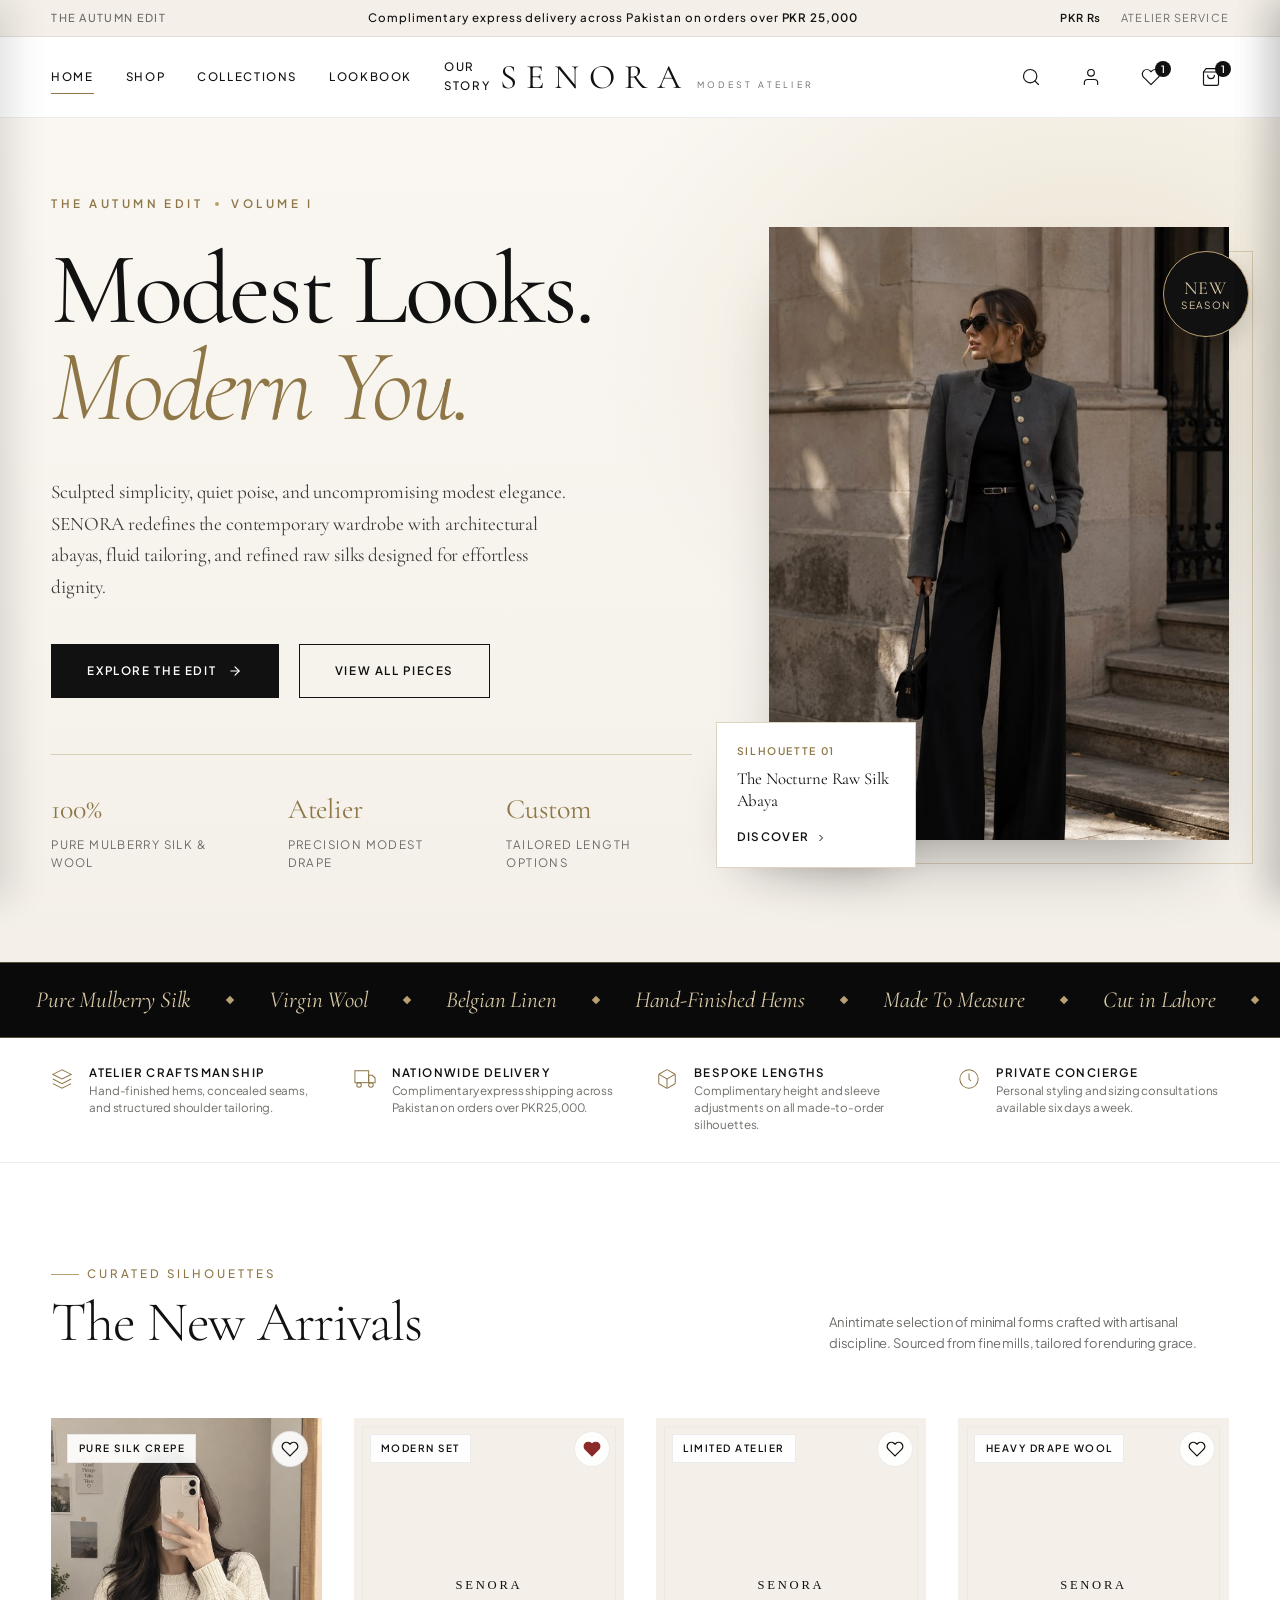
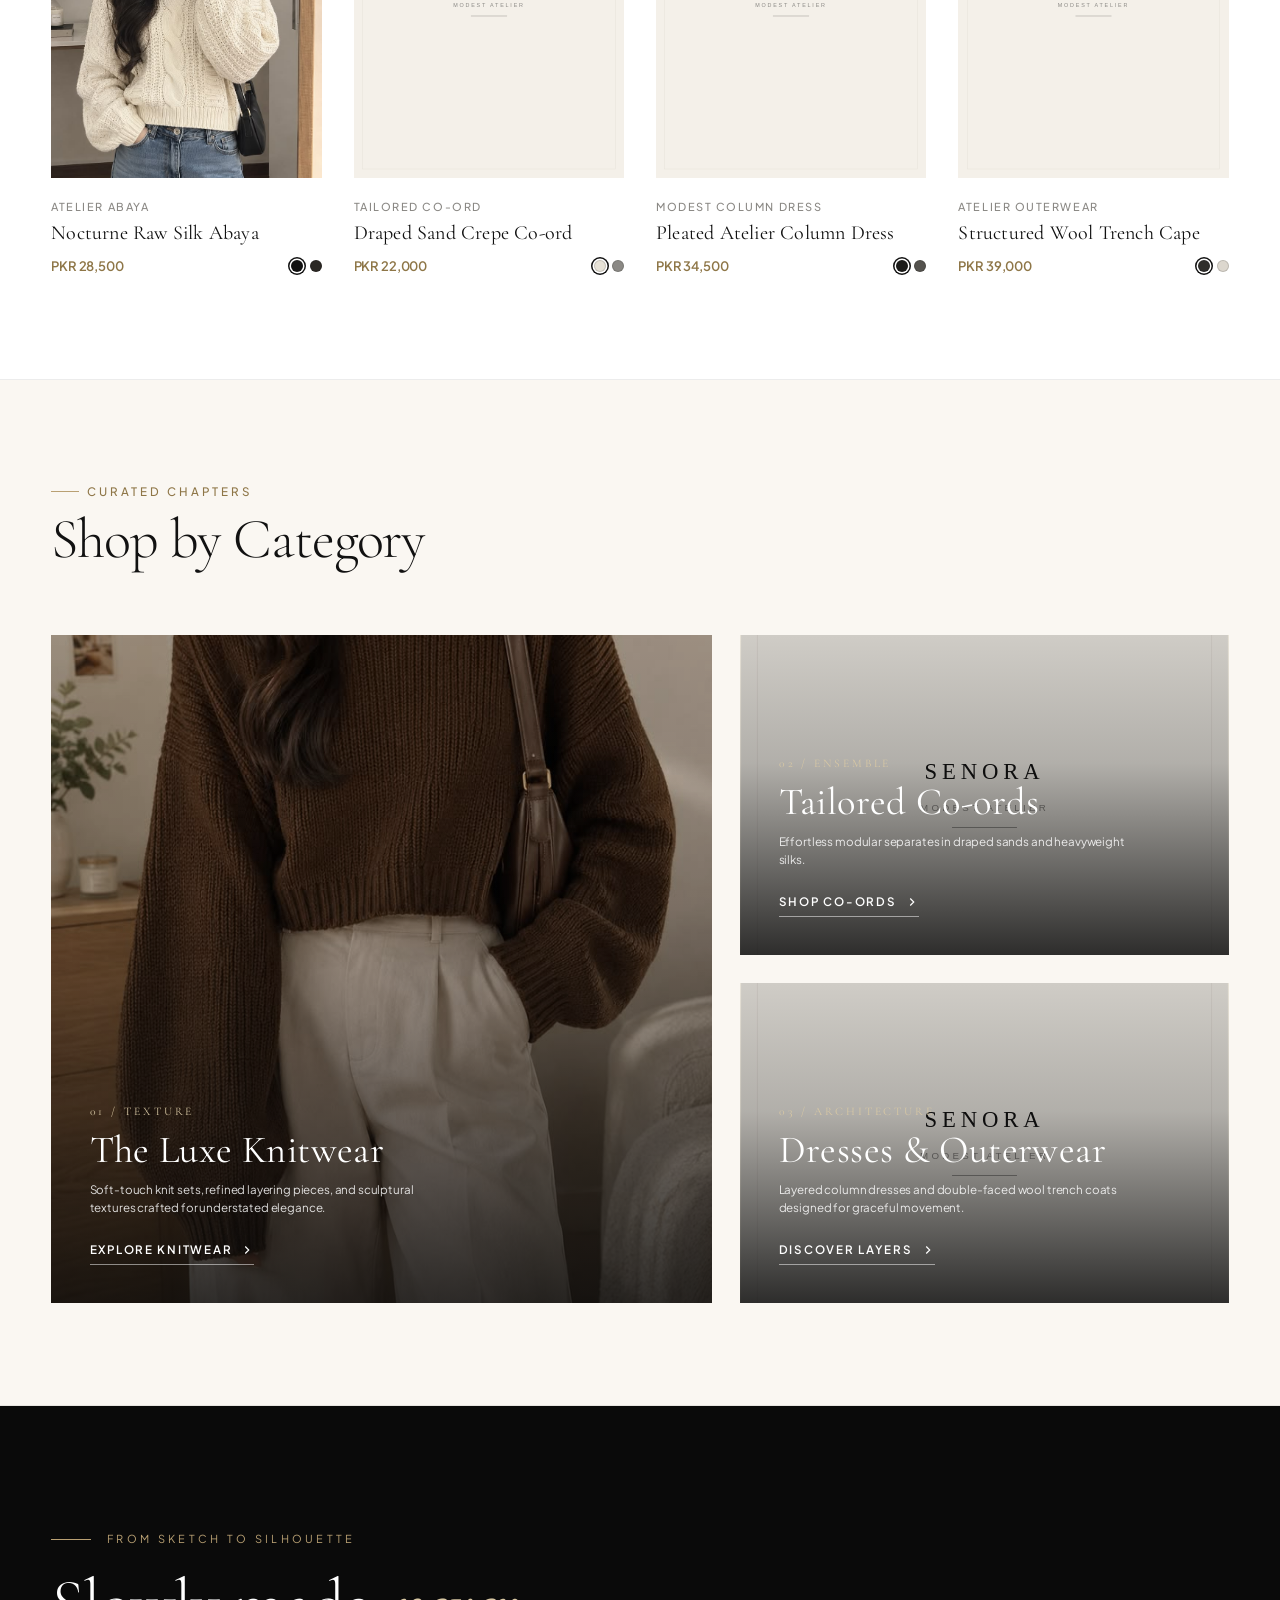
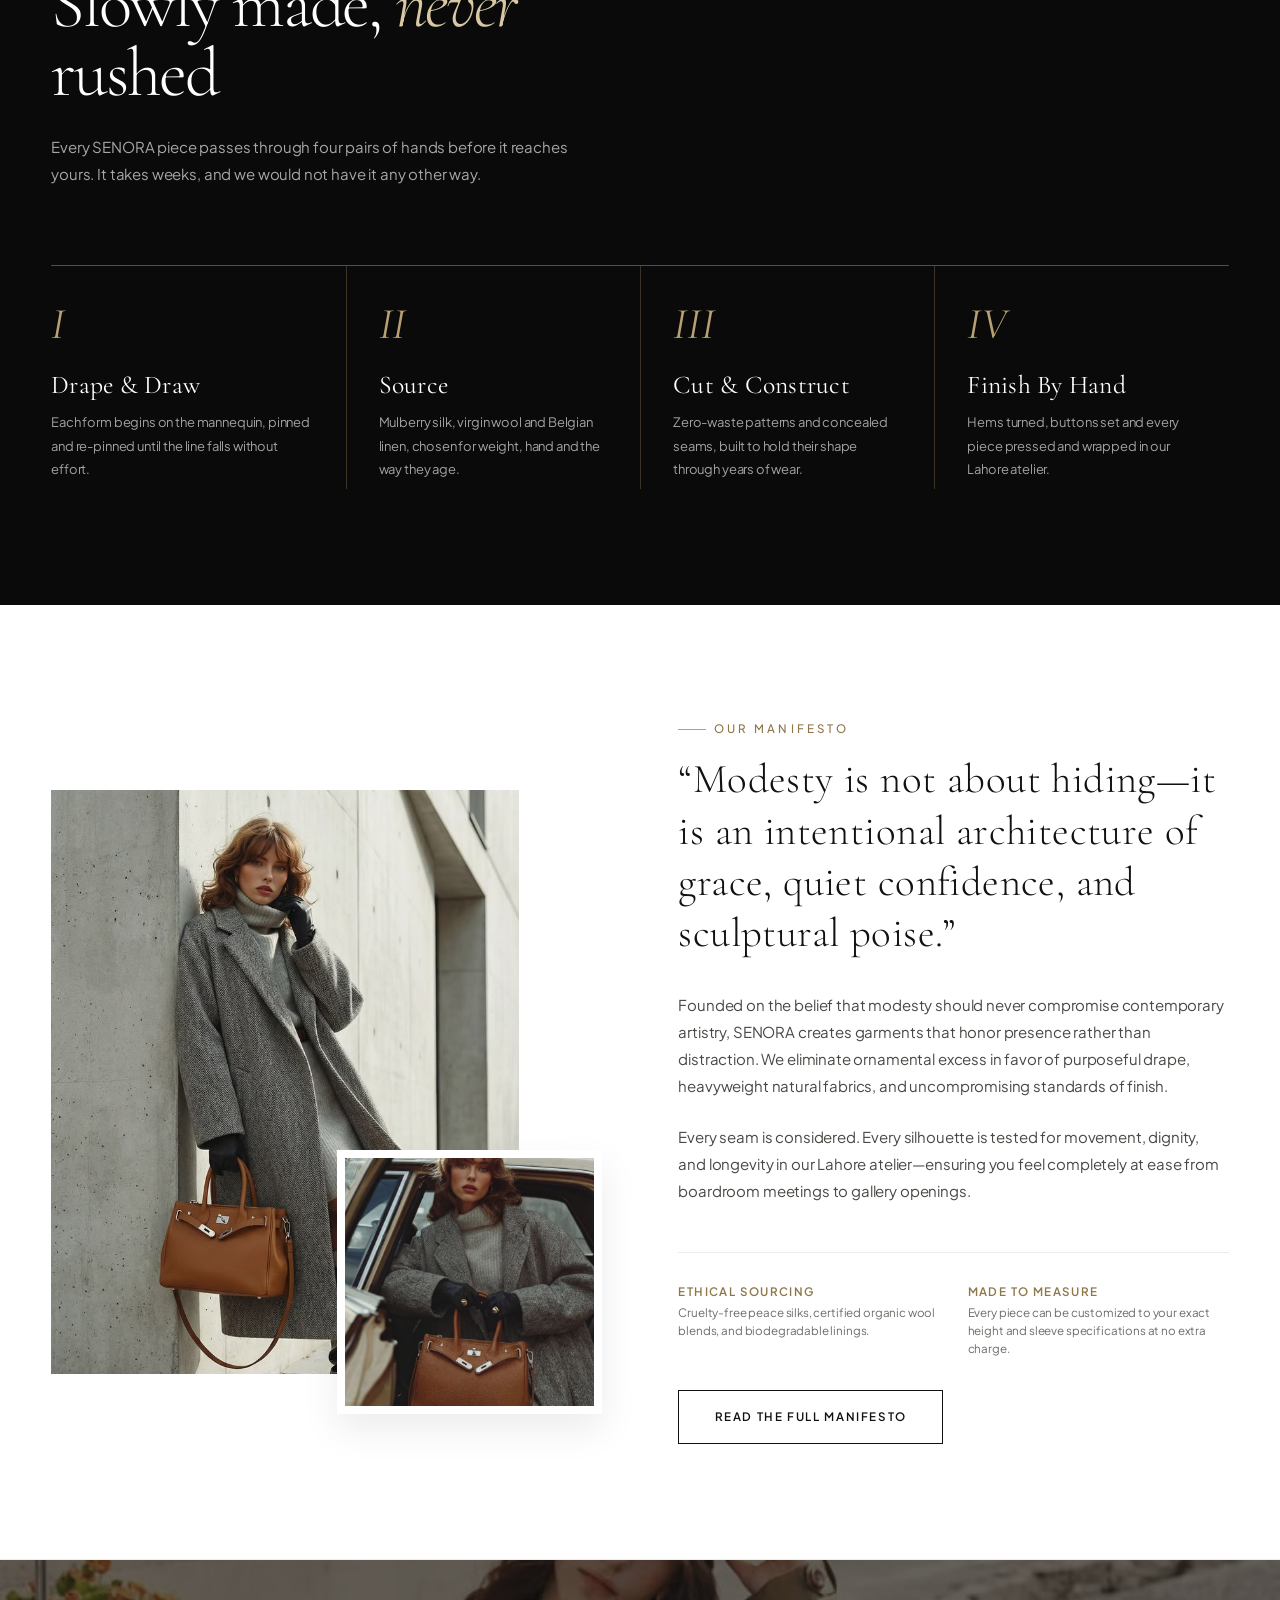
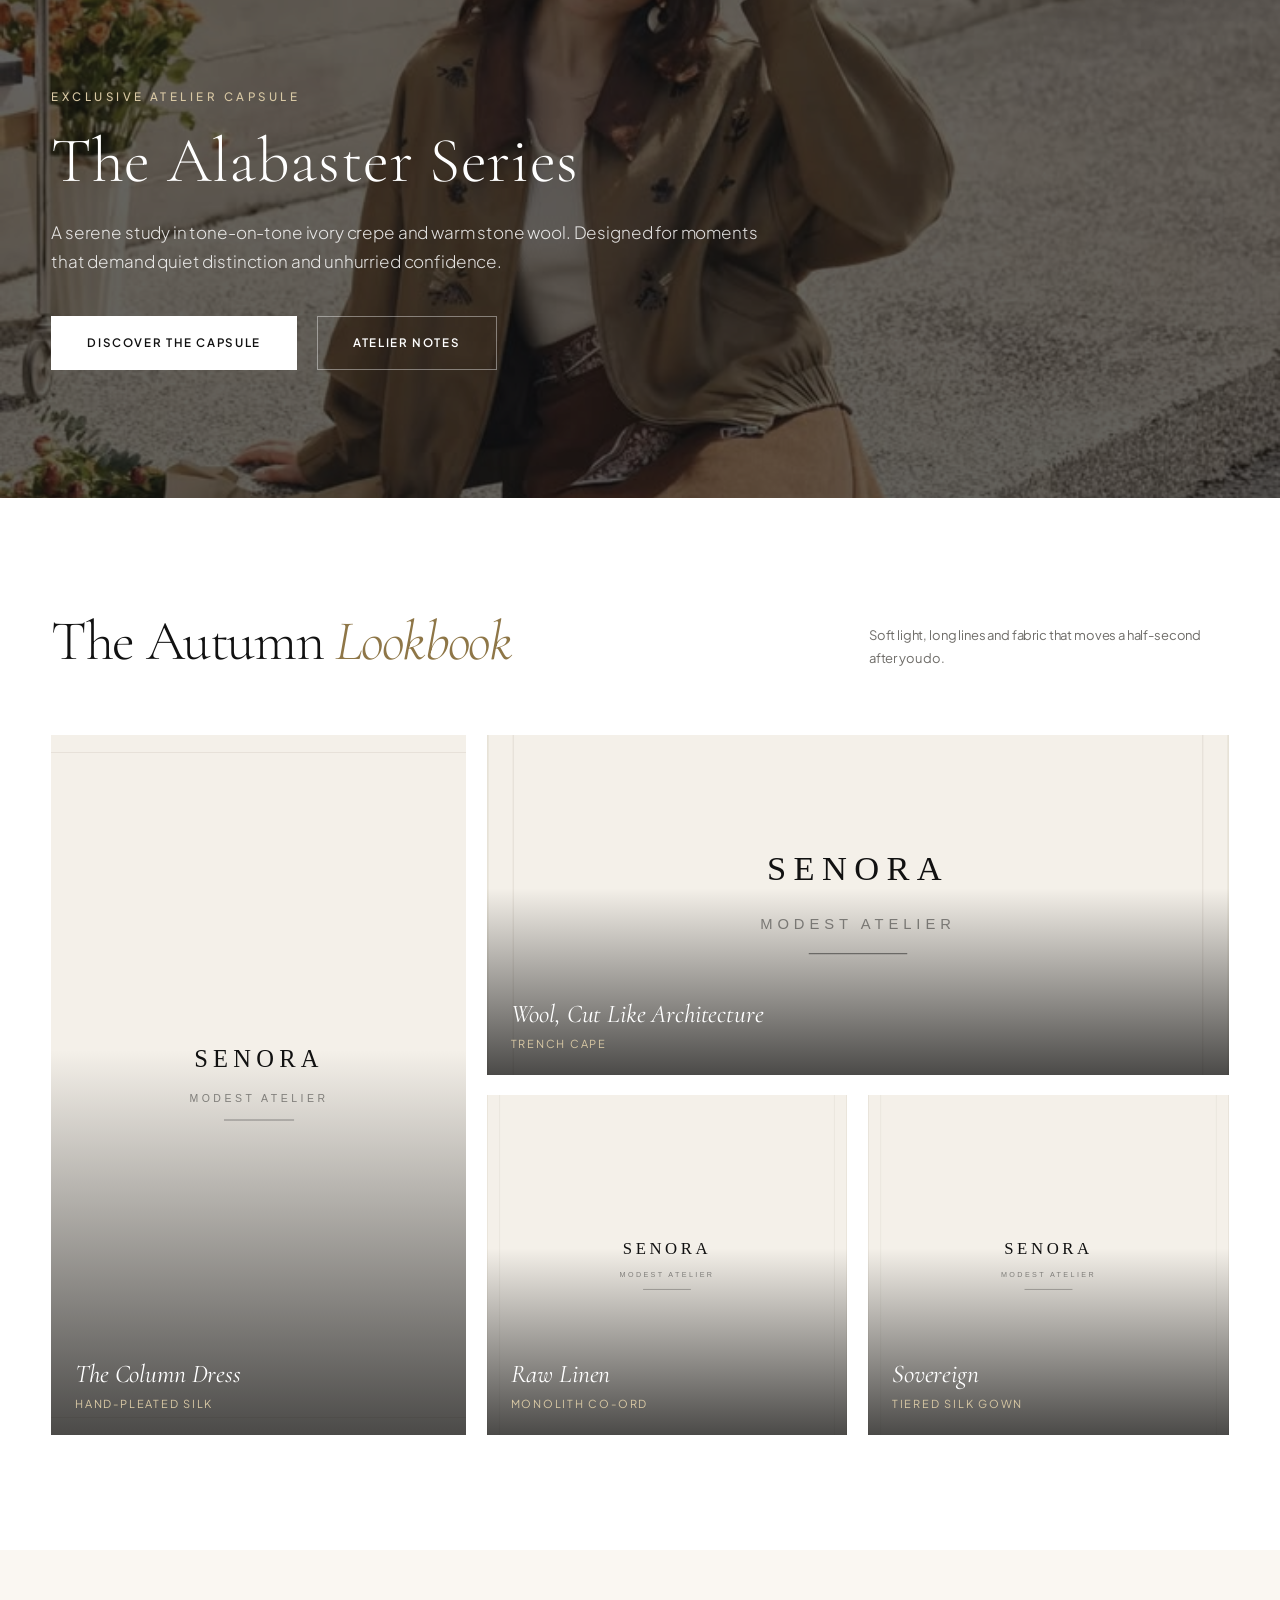
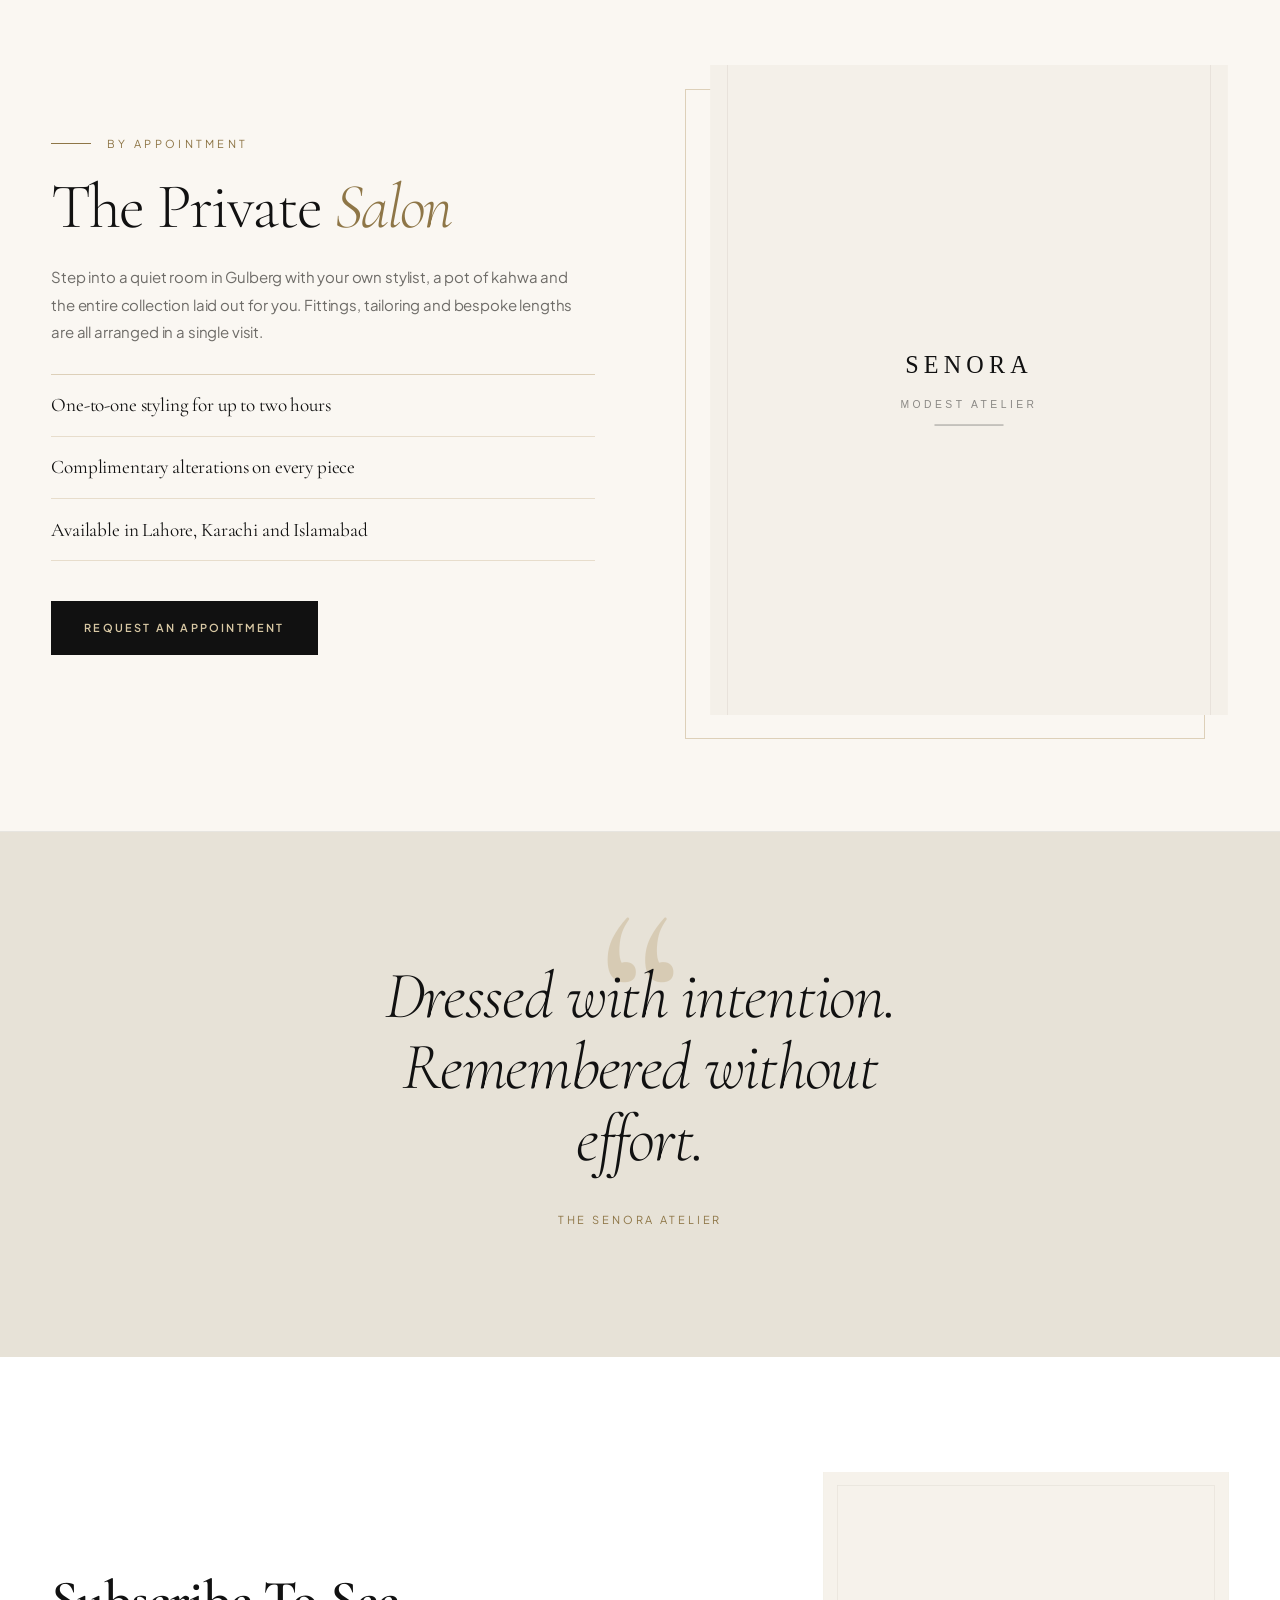
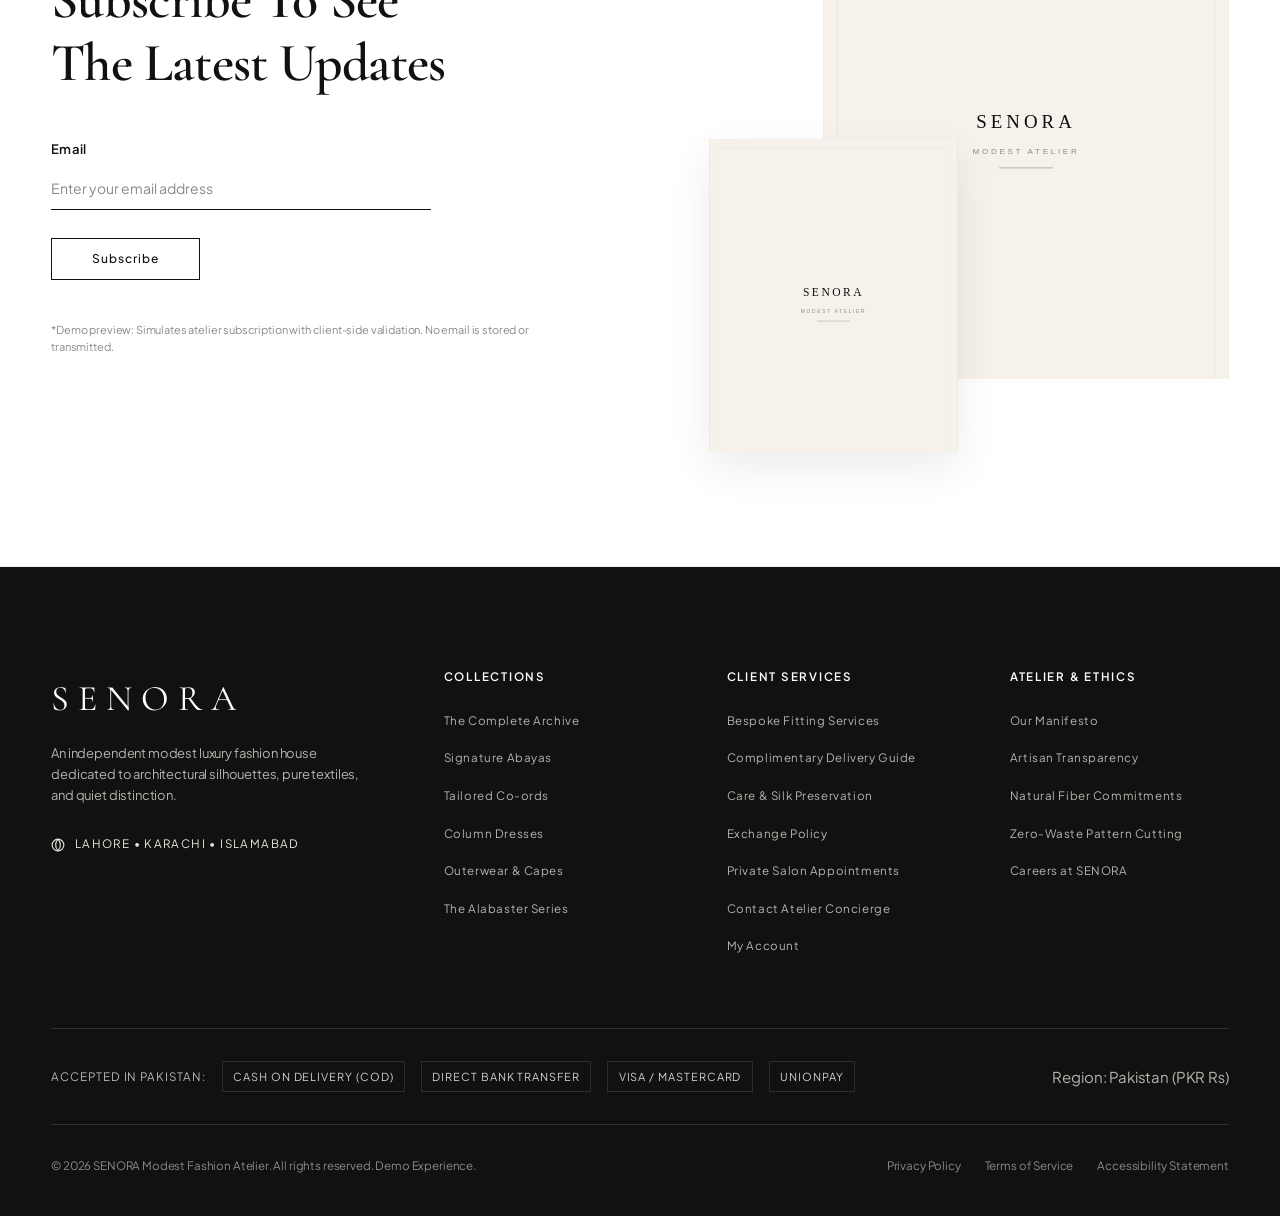
<file: index.html>
<!DOCTYPE html>
<html lang="en">
<head>
  <meta charset="UTF-8">
  <meta name="viewport" content="width=device-width, initial-scale=1.0">
  <meta name="description" content="SENORA — Contemporary luxury modest fashion atelier. Architectural abayas, flowing co-ords, fluid dresses, and structured outerwear.">
  <title>SENORA — Modest Looks. Modern You. | Luxury Atelier</title>

  <!-- Google Fonts: Cormorant Garamond & Plus Jakarta Sans -->
  <link rel="preconnect" href="https://fonts.googleapis.com">
  <link rel="preconnect" href="https://fonts.gstatic.com" crossorigin>
  <link href="https://fonts.googleapis.com/css2?family=Cormorant+Garamond:ital,wght@0,300;0,400;0,500;0,600;1,300;1,400;1,500&family=Plus+Jakarta+Sans:wght@300;400;500;600;700&display=swap" rel="stylesheet">

  <!-- Core Design System & Styles -->
  <link rel="stylesheet" href="css/style.css">
</head>
<body class="page-home">

  <!-- Accessible Skip Link -->
  <a href="#mainContent" class="skip-link">Skip to main content</a>

  <!-- 1. Announcement Bar -->
  <aside class="announcement-bar" aria-label="Store Announcement">
    <div class="announcement-container">
      <div class="announcement-meta">THE AUTUMN EDIT</div>
      <div class="announcement-text">
        Complimentary express delivery across Pakistan on orders over <strong>PKR 25,000</strong>
      </div>
      <div class="announcement-controls">
        <span class="currency-badge">PKR ₨</span>
        <a href="concierge.html" class="announcement-service">Atelier Service</a>
      </div>
    </div>
  </aside>

  <!-- 2. Architectural Header -->
  <header class="site-header" role="banner">
    <div class="header-container">
      
      <!-- Left: Primary Navigation -->
      <nav class="nav-primary" aria-label="Primary Navigation">
        <a href="index.html" class="nav-link is-active" data-nav="home">Home</a>
        <a href="shop.html" class="nav-link" data-nav="shop">Shop</a>
        <a href="collections.html" class="nav-link" data-nav="collections">Collections</a>
        <a href="lookbook.html" class="nav-link" data-nav="lookbook">Lookbook</a>
        <a href="story.html" class="nav-link" data-nav="story">Our Story</a>
      </nav>

      <!-- Mobile Hamburger Toggle -->
      <button class="nav-toggle" id="mobileNavToggle" type="button" aria-label="Open mobile navigation menu" aria-expanded="false" aria-controls="mobileNavDrawer">
        <span></span>
        <span></span>
      </button>

      <!-- Center: Brand Wordmark -->
      <div class="brand-mark">
        <a href="#" aria-label="SENORA Home">
          <span class="brand-title">SENORA</span>
          <span class="brand-sub">MODEST ATELIER</span>
        </a>
      </div>

      <!-- Right: Utility Actions -->
      <div class="header-actions">
        
        <!-- Search Button -->
        <button class="action-btn" id="searchToggleBtn" type="button" aria-label="Search catalog" title="Search" aria-haspopup="dialog" aria-expanded="false" aria-controls="searchModal">
          <svg viewBox="0 0 24 24" fill="none" stroke="currentColor" stroke-linecap="round" stroke-linejoin="round">
            <circle cx="11" cy="11" r="8"></circle>
            <line x1="21" y1="21" x2="16.65" y2="16.65"></line>
          </svg>
        </button>

        <!-- Account Button -->
        <button class="action-btn" id="accountBtn" type="button" aria-label="Sign in or create an account" title="Account" aria-haspopup="dialog" data-account-btn>
          <svg viewBox="0 0 24 24" fill="none" stroke="currentColor" stroke-linecap="round" stroke-linejoin="round">
            <path d="M20 21v-2a4 4 0 0 0-4-4H8a4 4 0 0 0-4 4v2"></path>
            <circle cx="12" cy="7" r="4"></circle>
          </svg>
          <span class="acct-initial" hidden></span>
        </button>

        <!-- Wishlist Button -->
        <button class="action-btn" id="wishlistHeaderBtn" type="button" aria-label="View saved wishlist" title="Wishlist" aria-haspopup="dialog" aria-expanded="false" aria-controls="wishlistDrawer">
          <svg viewBox="0 0 24 24" fill="none" stroke="currentColor" stroke-linecap="round" stroke-linejoin="round">
            <path d="M20.84 4.61a5.5 5.5 0 0 0-7.78 0L12 5.67l-1.06-1.06a5.5 5.5 0 0 0-7.78 7.78l1.06 1.06L12 21.23l7.78-7.78 1.06-1.06a5.5 5.5 0 0 0 0-7.78z"></path>
          </svg>
          <span class="badge-count" id="wishlistCountBadge" style="display: none;">0</span>
        </button>

        <!-- Shopping Bag / Cart Drawer Button -->
        <button class="action-btn" id="cartToggleBtn" type="button" aria-label="Open shopping bag" title="Shopping Bag" aria-haspopup="dialog" aria-expanded="false" aria-controls="cartDrawer">
          <svg viewBox="0 0 24 24" fill="none" stroke="currentColor" stroke-linecap="round" stroke-linejoin="round">
            <path d="M6 2L3 6v14a2 2 0 0 0 2 2h14a2 2 0 0 0 2-2V6l-3-4z"></path>
            <line x1="3" y1="6" x2="21" y2="6"></line>
            <path d="M16 10a4 4 0 0 1-8 0"></path>
          </svg>
          <span class="badge-count" id="cartCountBadge">1</span>
        </button>

      </div>

    </div>
  </header>

  <!-- Main Content Landmark -->
  <main id="mainContent">

    <!-- 3. Hero Section (Editorial Asymmetrical Composition) -->
    <section class="hero-section" aria-label="Campaign Hero">
      <div class="container">
        <div class="hero-grid">
          
          <!-- Left Column: High-Fashion Typography & Ethos -->
          <div class="hero-content reveal-fade stagger-1">
            
            <div class="hero-edition-tag">
              <span>THE AUTUMN EDIT</span>
              <span class="bullet"></span>
              <span>VOLUME I</span>
            </div>

            <h1 class="hero-title">
              <span class="title-line">Modest Looks.</span>
              <span class="title-line title-accent">Modern You.</span>
            </h1>

            <p class="hero-description">
              Sculpted simplicity, quiet poise, and uncompromising modest elegance. SENORA redefines the contemporary wardrobe with architectural abayas, fluid tailoring, and refined raw silks designed for effortless dignity.
            </p>

            <div class="hero-cta-group">
              <a href="#newArrivals" class="btn btn-primary">
                Explore The Edit
                <svg width="14" height="14" viewBox="0 0 24 24" fill="none" stroke="currentColor" stroke-width="2" stroke-linecap="round" stroke-linejoin="round">
                  <line x1="5" y1="12" x2="19" y2="12"></line>
                  <polyline points="12 5 19 12 12 19"></polyline>
                </svg>
              </a>

              <a href="shop.html" class="btn btn-secondary">
                View All Pieces
              </a>
            </div>

            <div class="hero-metrics">
              <div class="metric-item">
                <span class="metric-value">100%</span>
                <span class="metric-label">Pure Mulberry Silk & Wool</span>
              </div>
              <div class="metric-item">
                <span class="metric-value">Atelier</span>
                <span class="metric-label">Precision Modest Drape</span>
              </div>
              <div class="metric-item">
                <span class="metric-value">Custom</span>
                <span class="metric-label">Tailored Length Options</span>
              </div>
            </div>

          </div>

          <!-- Right Column: Asymmetrical Editorial Photography -->
          <div class="hero-visuals reveal-fade stagger-2">
            
            <!-- Circular Floating Seal -->
            <div class="hero-floating-stamp" aria-hidden="true">
              <strong>NEW</strong>
              <span>SEASON</span>
            </div>

            <!-- Primary Editorial Frame -->
            <div class="hero-visual-frame">
              <img 
                src="images/hero image.jpg" 
                alt="SENORA campaign featuring model in sculptural modest silk silhouette"
                width="460"
                height="613"
                loading="eager"
              >
            </div>

            <!-- Inset Accent Card -->
            <div class="hero-inset-card">
              <span class="inset-badge">SILHOUETTE 01</span>
              <p class="inset-caption">The Nocturne Raw Silk Abaya</p>
              <a href="#newArrivals" class="inset-link">
                Discover
                <svg viewBox="0 0 24 24" fill="none" stroke="currentColor" stroke-width="2"><polyline points="9 18 15 12 9 6"/></svg>
              </a>
            </div>

          </div>

        </div>
      </div>
    </section>

    <!-- Atelier Marquee -->
    <div class="home-marquee" aria-hidden="true">
      <div class="home-marquee-track">
        <div class="home-marquee-set"><span>Pure Mulberry Silk</span><i aria-hidden="true"></i><span>Virgin Wool</span><i aria-hidden="true"></i><span>Belgian Linen</span><i aria-hidden="true"></i><span>Hand-Finished Hems</span><i aria-hidden="true"></i><span>Made To Measure</span><i aria-hidden="true"></i><span>Cut in Lahore</span><i aria-hidden="true"></i><span>Quiet Luxury</span><i aria-hidden="true"></i></div>
        <div class="home-marquee-set"><span>Pure Mulberry Silk</span><i aria-hidden="true"></i><span>Virgin Wool</span><i aria-hidden="true"></i><span>Belgian Linen</span><i aria-hidden="true"></i><span>Hand-Finished Hems</span><i aria-hidden="true"></i><span>Made To Measure</span><i aria-hidden="true"></i><span>Cut in Lahore</span><i aria-hidden="true"></i><span>Quiet Luxury</span><i aria-hidden="true"></i></div>
      </div>
    </div>

    <!-- 4. Editorial Value Strip -->
    <section class="curation-strip" aria-label="Atelier Guarantees">
      <div class="container">
        <div class="curation-grid">
          
          <div class="curation-item">
            <svg class="curation-icon" viewBox="0 0 24 24" fill="none" stroke="currentColor">
              <polygon points="12 2 2 7 12 12 22 7 12 2"></polygon>
              <polyline points="2 17 12 22 22 17"></polyline>
              <polyline points="2 12 12 17 22 12"></polyline>
            </svg>
            <div class="curation-text">
              <h4>Atelier Craftsmanship</h4>
              <p>Hand-finished hems, concealed seams, and structured shoulder tailoring.</p>
            </div>
          </div>

          <div class="curation-item">
            <svg class="curation-icon" viewBox="0 0 24 24" fill="none" stroke="currentColor">
              <rect x="1" y="3" width="15" height="13"></rect>
              <polygon points="16 8 20 8 23 11 23 16 16 16 16 8"></polygon>
              <circle cx="5.5" cy="18.5" r="2.5"></circle>
              <circle cx="18.5" cy="18.5" r="2.5"></circle>
            </svg>
            <div class="curation-text">
              <h4>Nationwide Delivery</h4>
              <p>Complimentary express shipping across Pakistan on orders over PKR 25,000.</p>
            </div>
          </div>

          <div class="curation-item">
            <svg class="curation-icon" viewBox="0 0 24 24" fill="none" stroke="currentColor">
              <path d="M21 16V8a2 2 0 0 0-1-1.73l-7-4a2 2 0 0 0-2 0l-7 4A2 2 0 0 0 3 8v8a2 2 0 0 0 1 1.73l7 4a2 2 0 0 0 2 0l7-4A2 2 0 0 0 21 16z"></path>
              <polyline points="3.27 6.96 12 12.01 20.73 6.96"></polyline>
              <line x1="12" y1="22.08" x2="12" y2="12"></line>
            </svg>
            <div class="curation-text">
              <h4>Bespoke Lengths</h4>
              <p>Complimentary height and sleeve adjustments on all made-to-order silhouettes.</p>
            </div>
          </div>

          <div class="curation-item">
            <svg class="curation-icon" viewBox="0 0 24 24" fill="none" stroke="currentColor">
              <circle cx="12" cy="12" r="10"></circle>
              <polyline points="12 6 12 12 14 14"></polyline>
            </svg>
            <div class="curation-text">
              <h4>Private Concierge</h4>
              <p>Personal styling and sizing consultations available six days a week.</p>
            </div>
          </div>

        </div>
      </div>
    </section>

    <!-- 5. New Arrivals (4-Piece Editorial Product Grid) -->
    <section class="products-section" id="newArrivals" aria-labelledby="arrivalsHeading">
      <div class="container">
        
        <header class="section-header section-header-split">
          <div>
            <span class="label-eyebrow">CURATED SILHOUETTES</span>
            <h2 class="section-title" id="arrivalsHeading">The New Arrivals</h2>
          </div>
          <p class="section-subtitle">
            An intimate selection of minimal forms crafted with artisanal discipline. Sourced from fine mills, tailored for enduring grace.
          </p>
        </header>

        <div class="products-grid">
          
          <!-- Product 1 -->
          <article class="product-card reveal-fade stagger-1" data-product-id="sn-01">
            <div class="product-media" data-action="open-detail" data-product-id="sn-01" style="cursor: pointer;" title="View Nocturne Raw Silk Abaya details">
              <span class="product-badge">PURE SILK CREPE</span>
              <button class="product-wishlist-btn" type="button" data-action="toggle-wishlist" data-product-id="sn-01" aria-label="Save Nocturne Raw Silk Abaya to wishlist">
                <svg width="18" height="18" viewBox="0 0 24 24" fill="none" stroke="currentColor" stroke-width="1.6">
                  <path d="M20.84 4.61a5.5 5.5 0 0 0-7.78 0L12 5.67l-1.06-1.06a5.5 5.5 0 0 0-7.78 7.78l1.06 1.06L12 21.23l7.78-7.78 1.06-1.06a5.5 5.5 0 0 0 0-7.78z"></path>
                </svg>
              </button>

              <img 
                src="images/newarival1.jpg" 
                alt="Nocturne Raw Silk Abaya in Obsidian Black" 
                class="product-img"
                loading="lazy"
              >
              <img 
                src="images/newarival11.jpg" 
                alt="Nocturne Raw Silk Abaya back profile detail" 
                class="product-img-hover"
                loading="lazy"
              >

              <div class="product-quick-add">
                <button class="btn-quick-add" type="button" data-action="quick-add" data-product-id="sn-01">
                  Quick Add
                </button>
                <button class="btn-quick-view" type="button" data-action="open-detail" data-product-id="sn-01">
                  View Details
                </button>
              </div>
            </div>

            <div class="product-details">
              <span class="product-category-tag">Atelier Abaya</span>
              <h3 class="product-title"><a href="#productDetail" data-action="open-detail" data-product-id="sn-01">Nocturne Raw Silk Abaya</a></h3>
              <div class="product-meta-row">
                <span class="product-price">PKR 28,500</span>
                <div class="product-swatches" aria-label="Color options">
                  <span class="swatch active" style="background-color: #111111;" title="Obsidian Noir"></span>
                  <span class="swatch" style="background-color: #2b2824;" title="Deep Bronze"></span>
                </div>
              </div>
            </div>
          </article>

          <!-- Product 2 -->
          <article class="product-card reveal-fade stagger-2" data-product-id="sn-02">
            <div class="product-media" data-action="open-detail" data-product-id="sn-02" style="cursor: pointer;" title="View Draped Sand Crepe Co-ord details">
              <span class="product-badge">MODERN SET</span>
              <button class="product-wishlist-btn is-active" type="button" data-action="toggle-wishlist" data-product-id="sn-02" aria-label="Remove Draped Sand Crepe Co-ord from wishlist" aria-pressed="true">
                <svg width="18" height="18" viewBox="0 0 24 24" fill="none" stroke="currentColor" stroke-width="1.6">
                  <path d="M20.84 4.61a5.5 5.5 0 0 0-7.78 0L12 5.67l-1.06-1.06a5.5 5.5 0 0 0-7.78 7.78l1.06 1.06L12 21.23l7.78-7.78 1.06-1.06a5.5 5.5 0 0 0 0-7.78z"></path>
                </svg>
              </button>

              <img 
                src="https://images.unsplash.com/photo-1490481651871-ab68de25d43d?auto=format&fit=crop&w=800&q=80" 
                alt="Draped Sand Crepe Co-ord in Natural Warm Ivory" 
                class="product-img"
                loading="lazy"
              >
              <img 
                src="https://images.unsplash.com/photo-1485230895905-ec40ba36b9bc?auto=format&fit=crop&w=800&q=80" 
                alt="Draped Sand Crepe Co-ord fabric drape close-up" 
                class="product-img-hover"
                loading="lazy"
              >

              <div class="product-quick-add">
                <button class="btn-quick-add" type="button" data-action="quick-add" data-product-id="sn-02">
                  Quick Add
                </button>
                <button class="btn-quick-view" type="button" data-action="open-detail" data-product-id="sn-02">
                  View Details
                </button>
              </div>
            </div>

            <div class="product-details">
              <span class="product-category-tag">Tailored Co-ord</span>
              <h3 class="product-title"><a href="#productDetail" data-action="open-detail" data-product-id="sn-02">Draped Sand Crepe Co-ord</a></h3>
              <div class="product-meta-row">
                <span class="product-price">PKR 22,000</span>
                <div class="product-swatches" aria-label="Color options">
                  <span class="swatch active" style="background-color: #E7E2D7;" title="Sand Ivory"></span>
                  <span class="swatch" style="background-color: #8B8985;" title="Stone Grey"></span>
                </div>
              </div>
            </div>
          </article>

          <!-- Product 3 -->
          <article class="product-card reveal-fade stagger-3" data-product-id="sn-03">
            <div class="product-media" data-action="open-detail" data-product-id="sn-03" style="cursor: pointer;" title="View Pleated Atelier Column Dress details">
              <span class="product-badge">LIMITED ATELIER</span>
              <button class="product-wishlist-btn" type="button" data-action="toggle-wishlist" data-product-id="sn-03" aria-label="Save Pleated Atelier Column Dress to wishlist">
                <svg width="18" height="18" viewBox="0 0 24 24" fill="none" stroke="currentColor" stroke-width="1.6">
                  <path d="M20.84 4.61a5.5 5.5 0 0 0-7.78 0L12 5.67l-1.06-1.06a5.5 5.5 0 0 0-7.78 7.78l1.06 1.06L12 21.23l7.78-7.78 1.06-1.06a5.5 5.5 0 0 0 0-7.78z"></path>
                </svg>
              </button>

              <img 
                src="https://images.unsplash.com/photo-1539109136881-3be0616acf4b?auto=format&fit=crop&w=800&q=80" 
                alt="Pleated Atelier Column Dress in Deep Umber" 
                class="product-img"
                loading="lazy"
              >
              <img 
                src="https://images.unsplash.com/photo-1534528741775-53994a69daeb?auto=format&fit=crop&w=800&q=80" 
                alt="Pleated Atelier Column Dress neckline and pleat texture" 
                class="product-img-hover"
                loading="lazy"
              >

              <div class="product-quick-add">
                <button class="btn-quick-add" type="button" data-action="quick-add" data-product-id="sn-03">
                  Quick Add
                </button>
                <button class="btn-quick-view" type="button" data-action="open-detail" data-product-id="sn-03">
                  View Details
                </button>
              </div>
            </div>

            <div class="product-details">
              <span class="product-category-tag">Modest Column Dress</span>
              <h3 class="product-title"><a href="#productDetail" data-action="open-detail" data-product-id="sn-03">Pleated Atelier Column Dress</a></h3>
              <div class="product-meta-row">
                <span class="product-price">PKR 34,500</span>
                <div class="product-swatches" aria-label="Color options">
                  <span class="swatch active" style="background-color: #1c1c1a;" title="Noir"></span>
                  <span class="swatch" style="background-color: #54524e;" title="Pewter"></span>
                </div>
              </div>
            </div>
          </article>

          <!-- Product 4 -->
          <article class="product-card reveal-fade stagger-4" data-product-id="sn-04">
            <div class="product-media" data-action="open-detail" data-product-id="sn-04" style="cursor: pointer;" title="View Structured Wool-Blend Trench Cape details">
              <span class="product-badge">HEAVY DRAPE WOOL</span>
              <button class="product-wishlist-btn" type="button" data-action="toggle-wishlist" data-product-id="sn-04" aria-label="Save Structured Wool-Blend Trench Cape to wishlist">
                <svg width="18" height="18" viewBox="0 0 24 24" fill="none" stroke="currentColor" stroke-width="1.6">
                  <path d="M20.84 4.61a5.5 5.5 0 0 0-7.78 0L12 5.67l-1.06-1.06a5.5 5.5 0 0 0-7.78 7.78l1.06 1.06L12 21.23l7.78-7.78 1.06-1.06a5.5 5.5 0 0 0 0-7.78z"></path>
                </svg>
              </button>

              <img 
                src="https://images.unsplash.com/photo-1544441893-675973e31985?auto=format&fit=crop&w=800&q=80" 
                alt="Structured Wool-Blend Trench Cape in Deep Charcoal" 
                class="product-img"
                loading="lazy"
              >
              <img 
                src="https://images.unsplash.com/photo-1512436991641-6745cdb1723f?auto=format&fit=crop&w=800&q=80" 
                alt="Structured Wool-Blend Trench Cape tailored cuff detail" 
                class="product-img-hover"
                loading="lazy"
              >

              <div class="product-quick-add">
                <button class="btn-quick-add" type="button" data-action="quick-add" data-product-id="sn-04">
                  Quick Add
                </button>
                <button class="btn-quick-view" type="button" data-action="open-detail" data-product-id="sn-04">
                  View Details
                </button>
              </div>
            </div>

            <div class="product-details">
              <span class="product-category-tag">Atelier Outerwear</span>
              <h3 class="product-title"><a href="#productDetail" data-action="open-detail" data-product-id="sn-04">Structured Wool Trench Cape</a></h3>
              <div class="product-meta-row">
                <span class="product-price">PKR 39,000</span>
                <div class="product-swatches" aria-label="Color options">
                  <span class="swatch active" style="background-color: #2F2E2B;" title="Charcoal"></span>
                  <span class="swatch" style="background-color: #DCD7CE;" title="Bone Wool"></span>
                </div>
              </div>
            </div>
          </article>

        </div>
      </div>
    </section>

    <!-- 6. Shop by Category (Asymmetrical Editorial Mosaic) -->
    <section class="categories-section" id="categories" aria-labelledby="categoriesHeading">
      <div class="container">
        
        <header class="section-header">
          <span class="label-eyebrow">CURATED CHAPTERS</span>
          <h2 class="section-title" id="categoriesHeading">Shop by Category</h2>
        </header>

        <div class="categories-mosaic">
          
          <!-- Large Feature: Abayas -->
          <article class="category-card featured-large reveal-fade stagger-1">
            <img 
              src="images/cate img1.jpg" 
              alt="Model showcasing high-fashion modest abaya" 
              class="category-card-bg"
              loading="lazy"
            >
            <div class="category-card-overlay"></div>
            <div class="category-content">
              <span class="category-index">01 / TEXTURE</span>
              <h3 class="category-name">The Luxe Knitwear</h3>
              <p class="category-caption">
                Soft-touch knit sets, refined layering pieces, and sculptural textures crafted for understated elegance.
              </p>
              <a href="shop.html#abayas" class="category-explore">
                Explore Knitwear
                <svg width="14" height="14" viewBox="0 0 24 24" fill="none" stroke="currentColor" stroke-width="2"><polyline points="9 18 15 12 9 6"/></svg>
              </a>
            </div>
          </article>

          <!-- Medium Tile: Co-ords -->
          <article class="category-card reveal-fade stagger-2">
            <img 
              src="https://images.unsplash.com/photo-1490481651871-ab68de25d43d?auto=format&fit=crop&w=800&q=80" 
              alt="Sophisticated monochromatic co-ord set" 
              class="category-card-bg"
              loading="lazy"
            >
            <div class="category-card-overlay"></div>
            <div class="category-content">
              <span class="category-index">02 / ENSEMBLE</span>
              <h3 class="category-name">Tailored Co-ords</h3>
              <p class="category-caption">
                Effortless modular separates in draped sands and heavyweight silks.
              </p>
              <a href="shop.html#coords" class="category-explore">
                Shop Co-ords
                <svg width="14" height="14" viewBox="0 0 24 24" fill="none" stroke="currentColor" stroke-width="2"><polyline points="9 18 15 12 9 6"/></svg>
              </a>
            </div>
          </article>

          <!-- Medium Tile: Dresses & Outerwear Combined Grid -->
          <article class="category-card reveal-fade stagger-3">
            <img 
              src="https://images.unsplash.com/photo-1544441893-675973e31985?auto=format&fit=crop&w=800&q=80" 
              alt="Tailored modest outerwear cape" 
              class="category-card-bg"
              loading="lazy"
            >
            <div class="category-card-overlay"></div>
            <div class="category-content">
              <span class="category-index">03 / ARCHITECTURE</span>
              <h3 class="category-name">Dresses & Outerwear</h3>
              <p class="category-caption">
                Layered column dresses and double-faced wool trench coats designed for graceful movement.
              </p>
              <a href="shop.html#dresses" class="category-explore">
                Discover Layers
                <svg width="14" height="14" viewBox="0 0 24 24" fill="none" stroke="currentColor" stroke-width="2"><polyline points="9 18 15 12 9 6"/></svg>
              </a>
            </div>
          </article>

        </div>
      </div>
    </section>

    <!-- Atelier Process -->
    <section class="home-process" aria-labelledby="processHeading">
      <div class="container">
        <header class="home-process-head">
          <span class="home-kicker">From Sketch To Silhouette</span>
          <h2 id="processHeading">Slowly made, <em>never</em> rushed</h2>
          <p>Every SENORA piece passes through four pairs of hands before it reaches yours. It takes weeks, and we would not have it any other way.</p>
        </header>
        <ol class="home-process-steps">
          <li class="reveal-fade stagger-1">
            <span class="step-mark">I</span>
            <h3>Drape &amp; Draw</h3>
            <p>Each form begins on the mannequin, pinned and re-pinned until the line falls without effort.</p>
          </li>
          <li class="reveal-fade stagger-2">
            <span class="step-mark">II</span>
            <h3>Source</h3>
            <p>Mulberry silk, virgin wool and Belgian linen, chosen for weight, hand and the way they age.</p>
          </li>
          <li class="reveal-fade stagger-3">
            <span class="step-mark">III</span>
            <h3>Cut &amp; Construct</h3>
            <p>Zero-waste patterns and concealed seams, built to hold their shape through years of wear.</p>
          </li>
          <li class="reveal-fade stagger-4">
            <span class="step-mark">IV</span>
            <h3>Finish By Hand</h3>
            <p>Hems turned, buttons set and every piece pressed and wrapped in our Lahore atelier.</p>
          </li>
        </ol>
      </div>
    </section>

    <!-- 7. Brand Story & Atelier Manifesto -->
    <section class="brand-story-section" id="brandStory" aria-labelledby="storyHeading">
      <div class="container">
        <div class="story-grid">
          
          <!-- Visual Composition -->
          <div class="story-imagery reveal-fade stagger-1">
            <div class="story-frame-main">
              <img 
                src="images/brand storyimg1.jpg" 
                alt="SENORA atelier garment drape study and natural fiber textiles"
                loading="lazy"
              >
            </div>
            <div class="story-frame-secondary">
              <img 
                src="images/brand storyimg2.jpg" 
                alt="Finely stitched textile detail in natural ivory"
                loading="lazy"
              >
            </div>
          </div>

          <!-- Editorial Manifesto Text -->
          <div class="story-content reveal-fade stagger-2">
            <span class="label-eyebrow">OUR MANIFESTO</span>
            <h2 class="story-manifesto-quote" id="storyHeading">
              “Modesty is not about hiding—it is an intentional architecture of grace, quiet confidence, and sculptural poise.”
            </h2>
            
            <p class="story-text">
              Founded on the belief that modesty should never compromise contemporary artistry, SENORA creates garments that honor presence rather than distraction. We eliminate ornamental excess in favor of purposeful drape, heavyweight natural fabrics, and uncompromising standards of finish.
            </p>

            <p class="story-text">
              Every seam is considered. Every silhouette is tested for movement, dignity, and longevity in our Lahore atelier—ensuring you feel completely at ease from boardroom meetings to gallery openings.
            </p>

            <div class="story-pillars">
              <div class="pillar-item">
                <h5>Ethical Sourcing</h5>
                <p>Cruelty-free peace silks, certified organic wool blends, and biodegradable linings.</p>
              </div>
              <div class="pillar-item">
                <h5>Made to Measure</h5>
                <p>Every piece can be customized to your exact height and sleeve specifications at no extra charge.</p>
              </div>
            </div>

            <div style="margin-top: 2rem;">
              <a href="#newArrivals" class="btn btn-secondary">Read The Full Manifesto</a>
            </div>

          </div>

        </div>
      </div>
    </section>

    <!-- 8. Featured Capsule Campaign ("The Alabaster Series") -->
    <section class="campaign-banner-section" id="campaign" aria-label="Featured Capsule">
      <div class="campaign-bg-wrapper">
        <img 
          src="images/ATELIER.jpg" 
          alt="Campaign background editorial portrait" 
          class="campaign-bg-img"
          loading="lazy"
        >
      </div>

      <div class="container">
        <div class="campaign-inner reveal-fade stagger-1">
          <span class="campaign-tag">EXCLUSIVE ATELIER CAPSULE</span>
          <h2 class="campaign-title">The Alabaster Series</h2>
          <p class="campaign-text">
            A serene study in tone-on-tone ivory crepe and warm stone wool. Designed for moments that demand quiet distinction and unhurried confidence.
          </p>
          <div class="campaign-actions">
            <a href="#newArrivals" class="btn btn-primary">Discover The Capsule</a>
            <a href="#brandStory" class="btn btn-secondary">Atelier Notes</a>
          </div>
        </div>
      </div>
    </section>

    <!-- Lookbook Gallery -->
    <section class="shop-lookbook home-lookbook" aria-labelledby="homeLookbookHeading">
      <div class="container">
        <header class="shop-lookbook-head">
          <h2 id="homeLookbookHeading">The Autumn <em>Lookbook</em></h2>
          <p>Soft light, long lines and fabric that moves a half-second after you do.</p>
        </header>
        <div class="shop-mosaic">
          <figure class="shop-tile is-tall reveal-fade stagger-1">
            <img src="https://images.unsplash.com/photo-1539109136881-3be0616acf4b?auto=format&fit=crop&w=1000&q=85" alt="Pleated column dress in motion" loading="lazy">
            <figcaption><strong>The Column Dress</strong><span>Hand-Pleated Silk</span></figcaption>
          </figure>
          <figure class="shop-tile is-wide reveal-fade stagger-2">
            <img src="https://images.unsplash.com/photo-1544441893-675973e31985?auto=format&fit=crop&w=1400&q=85" alt="Structured wool trench cape" loading="lazy">
            <figcaption><strong>Wool, Cut Like Architecture</strong><span>Trench Cape</span></figcaption>
          </figure>
          <figure class="shop-tile reveal-fade stagger-3">
            <img src="https://images.unsplash.com/photo-1485230895905-ec40ba36b9bc?auto=format&fit=crop&w=800&q=85" alt="Raw linen co-ord" loading="lazy">
            <figcaption><strong>Raw Linen</strong><span>Monolith Co-ord</span></figcaption>
          </figure>
          <figure class="shop-tile reveal-fade stagger-4">
            <img src="https://images.unsplash.com/photo-1534528741775-53994a69daeb?auto=format&fit=crop&w=800&q=85" alt="Tiered silk gown" loading="lazy">
            <figcaption><strong>Sovereign</strong><span>Tiered Silk Gown</span></figcaption>
          </figure>
        </div>
      </div>
    </section>

    <!-- Private Salon -->
    <section class="home-salon" aria-labelledby="salonHeading">
      <div class="container">
        <div class="home-salon-grid">
          <div class="home-salon-copy reveal-fade stagger-1">
            <span class="home-kicker">By Appointment</span>
            <h2 id="salonHeading">The Private <em>Salon</em></h2>
            <p>Step into a quiet room in Gulberg with your own stylist, a pot of kahwa and the entire collection laid out for you. Fittings, tailoring and bespoke lengths are all arranged in a single visit.</p>
            <ul class="home-salon-list">
              <li>One-to-one styling for up to two hours</li>
              <li>Complimentary alterations on every piece</li>
              <li>Available in Lahore, Karachi and Islamabad</li>
            </ul>
            <a href="#newsletterSection" class="shop-btn-gold">Request An Appointment</a>
          </div>
          <div class="home-salon-image reveal-fade stagger-2">
            <img src="https://images.unsplash.com/photo-1558769132-cb1aea458c5e?auto=format&fit=crop&w=1000&q=85" alt="Atelier salon with draped natural textiles" loading="lazy">
          </div>
        </div>
      </div>
    </section>

    <!-- Closing Statement -->
    <section class="shop-quote" aria-label="Brand statement">
      <div class="container">
        <blockquote class="reveal-fade stagger-1">Dressed with intention. Remembered without effort.</blockquote>
        <cite>The SENORA Atelier</cite>
      </div>
    </section>

    <!-- 9. Validated Newsletter ("Subscribe To See The Latest Updates") -->
    <section class="newsletter-editorial-section" id="newsletterSection" aria-labelledby="newsletterHeading">
      <div class="container">
        
        <!-- Editorial Section Index Number -->

        <div class="newsletter-editorial-grid">
          
          <!-- Left Column: Heading & Form -->
          <div class="newsletter-editorial-content reveal-fade stagger-1">
            <h2 class="newsletter-editorial-title" id="newsletterHeading">
              Subscribe To See<br>The Latest Updates
            </h2>

            <form class="newsletter-minimal-form" id="newsletterForm" novalidate>
              <div class="newsletter-field-wrap">
                <label for="newsletterEmail" class="newsletter-field-label">Email</label>
                <input 
                  type="email" 
                  id="newsletterEmail" 
                  class="newsletter-field-input" 
                  placeholder="Enter your email address" 
                  required 
                  autocomplete="email"
                >
              </div>

              <button type="submit" class="newsletter-btn-outline" id="newsletterSubmitBtn">
                Subscribe
              </button>
            </form>

            <div class="newsletter-feedback" id="newsletterFeedback" role="status" aria-live="polite"></div>

            <p class="newsletter-disclaimer">
              *Demo preview: Simulates atelier subscription with client-side validation. No email is stored or transmitted.
            </p>
          </div>

          <!-- Right Column: Overlapping Editorial Photography -->
          <div class="newsletter-editorial-imagery reveal-fade stagger-2" aria-hidden="true">
            <div class="newsletter-img-primary">
              <img 
                src="https://images.unsplash.com/photo-1534528741775-53994a69daeb?auto=format&fit=crop&w=900&q=85" 
                alt="SENORA modest luxury editorial portrait with draped sheer textile" 
                loading="lazy"
                onerror="handleImageError(this)"
              >
            </div>
            <div class="newsletter-img-secondary">
              <img 
                src="https://images.unsplash.com/photo-1490481651871-ab68de25d43d?auto=format&fit=crop&w=700&q=80" 
                alt="SENORA draped modest silhouette in natural setting" 
                loading="lazy"
                onerror="handleImageError(this)"
              >
            </div>
          </div>

        </div>

      </div>
    </section>

  </main>

  <!-- 10. Polished Editorial Footer -->
  <footer class="site-footer" role="contentinfo">
    <div class="container">
      
      <div class="footer-top">
        
        <!-- Brand Information -->
        <div class="footer-brand">
          <span class="footer-logo">SENORA</span>
          <p class="footer-tagline">
            An independent modest luxury fashion house dedicated to architectural silhouettes, pure textiles, and quiet distinction.
          </p>
          <div class="footer-atelier-badge">
            <svg width="14" height="14" viewBox="0 0 24 24" fill="none" stroke="currentColor" stroke-width="2"><circle cx="12" cy="12" r="10"/><path d="M12 2a14.5 14.5 0 0 0 0 20 14.5 14.5 0 0 0 0-20"/></svg>
            <span>Lahore • Karachi • Islamabad</span>
          </div>
        </div>

        <!-- Column 1: Collections -->
        <div class="footer-col">
          <h6>Collections</h6>
          <ul class="footer-links">
            <li><a href="shop.html">The Complete Archive</a></li>
            <li><a href="shop.html#abayas">Signature Abayas</a></li>
            <li><a href="shop.html#coords">Tailored Co-ords</a></li>
            <li><a href="shop.html#dresses">Column Dresses</a></li>
            <li><a href="shop.html#outerwear">Outerwear & Capes</a></li>
            <li><a href="index.html#campaign">The Alabaster Series</a></li>
          </ul>
        </div>

        <!-- Column 2: Client Care -->
        <div class="footer-col">
          <h6>Client Services</h6>
          <ul class="footer-links">
            <li><a href="size-guide.html#bespoke">Bespoke Fitting Services</a></li>
            <li><a href="shipping.html#delivery">Complimentary Delivery Guide</a></li>
            <li><a href="care.html">Care & Silk Preservation</a></li>
            <li><a href="shipping.html#returns">Exchange Policy</a></li>
            <li><a href="concierge.html#appointment">Private Salon Appointments</a></li>
            <li><a href="concierge.html">Contact Atelier Concierge</a></li>
            <li><a href="account.html">My Account</a></li>
          </ul>
        </div>

        <!-- Column 3: Atelier Ethics -->
        <div class="footer-col">
          <h6>Atelier & Ethics</h6>
          <ul class="footer-links">
            <li><a href="story.html#manifesto">Our Manifesto</a></li>
            <li><a href="story.html#artisans">Artisan Transparency</a></li>
            <li><a href="story.html#materials">Natural Fiber Commitments</a></li>
            <li><a href="story.html#materials">Zero-Waste Pattern Cutting</a></li>
            <li><a href="concierge.html#contact">Careers at SENORA</a></li>
          </ul>
        </div>

      </div>

      <!-- Payment & Security Strip -->
      <div class="footer-payment-strip">
        <div class="payment-methods">
          <span>Accepted in Pakistan:</span>
          <span class="payment-tag">Cash on Delivery (COD)</span>
          <span class="payment-tag">Direct Bank Transfer</span>
          <span class="payment-tag">Visa / Mastercard</span>
          <span class="payment-tag">UnionPay</span>
        </div>
        <div class="footer-region">
          <span>Region: Pakistan (PKR ₨)</span>
        </div>
      </div>

      <!-- Copyright Bottom Bar -->
      <div class="footer-bottom">
        <p>&copy; 2026 SENORA Modest Fashion Atelier. All rights reserved. Demo Experience.</p>
        <div style="display: flex; gap: 1.5rem;">
          <a href="privacy.html">Privacy Policy</a>
          <a href="terms.html">Terms of Service</a>
          <a href="accessibility.html">Accessibility Statement</a>
        </div>
      </div>

    </div>
  </footer>

  <!-- 11. Interactive Cart Drawer (Modal Dialog) -->
  <div class="cart-drawer-overlay" id="cartDrawerOverlay" aria-hidden="true"></div>
  
  <aside 
    class="cart-drawer" 
    id="cartDrawer" 
    role="dialog" 
    aria-modal="true" 
    aria-labelledby="cartDrawerTitle" 
    aria-hidden="true"
  >
    <div class="cart-header">
      <h3 id="cartDrawerTitle">Your Shopping Bag</h3>
      <button class="drawer-close-btn" id="cartCloseBtn" type="button" aria-label="Close shopping bag drawer">
        <svg width="20" height="20" viewBox="0 0 24 24" fill="none" stroke="currentColor" stroke-width="2">
          <line x1="18" y1="6" x2="6" y2="18"></line>
          <line x1="6" y1="6" x2="18" y2="18"></line>
        </svg>
      </button>
    </div>

    <!-- Free Shipping Progress Meter -->
    <div class="shipping-meter-box">
      <p class="shipping-meter-text" id="shippingMeterText">
        Add <strong>PKR 25,000</strong> to qualify for complimentary delivery.
      </p>
      <div class="shipping-progress-bar" role="progressbar" aria-label="Progress towards free delivery">
        <div class="shipping-progress-fill" id="shippingProgressBar" style="width: 0%;"></div>
      </div>
    </div>

    <!-- Scrollable Item List -->
    <div class="cart-items-container" id="cartItemsContainer">
      <!-- Populated via JavaScript -->
    </div>

    <!-- Cart Footer & Checkout Action -->
    <div class="cart-footer">
      <div class="cart-subtotal-row">
        <span>Estimated Subtotal</span>
        <strong id="cartSubtotalAmount">PKR 0</strong>
      </div>
      <p class="cart-note">Taxes calculated at checkout. Complimentary alterations included.</p>
      <button class="btn btn-primary cart-checkout-btn" id="cartCheckoutBtn" type="button">
        Proceed to Checkout
      </button>
      <span class="cart-demo-badge">Demo Mode: No payment is processed</span>
    </div>
  </aside>

  <!-- 11B. Interactive Wishlist Drawer (Modal Dialog) -->
  <div class="cart-drawer-overlay" id="wishlistDrawerOverlay" aria-hidden="true"></div>
  
  <aside 
    class="cart-drawer" 
    id="wishlistDrawer" 
    role="dialog" 
    aria-modal="true" 
    aria-labelledby="wishlistDrawerTitle" 
    aria-hidden="true"
  >
    <div class="cart-header">
      <h3 id="wishlistDrawerTitle">Saved Pieces</h3>
      <button class="drawer-close-btn" id="wishlistCloseBtn" type="button" aria-label="Close saved pieces drawer">
        <svg width="20" height="20" viewBox="0 0 24 24" fill="none" stroke="currentColor" stroke-width="2">
          <line x1="18" y1="6" x2="6" y2="18"></line>
          <line x1="6" y1="6" x2="18" y2="18"></line>
        </svg>
      </button>
    </div>

    <div class="shipping-meter-box" style="background-color: var(--color-white); border-bottom: var(--border-hairline);">
      <p class="shipping-meter-text" style="color: var(--color-stone-muted); margin-bottom: 0;">
        Pieces saved for your private curation.
      </p>
    </div>

    <!-- Scrollable Wishlist Items Container -->
    <div class="cart-items-container" id="wishlistItemsContainer">
      <!-- Populated via JavaScript -->
    </div>

    <!-- Wishlist Footer -->
    <div class="cart-footer">
      <button class="btn btn-primary" style="width: 100%;" id="wishlistExploreBtn" type="button">
        Explore The Edit
      </button>
      <span class="cart-demo-badge">In-Memory Session Wishlist</span>
    </div>
  </aside>

  <!-- 12. Search Overlay Modal -->
  <div 
    class="search-modal" 
    id="searchModal" 
    role="dialog" 
    aria-modal="true" 
    aria-labelledby="searchModalTitle" 
    aria-hidden="true"
  >
    <div class="search-container">
      <button class="search-close-btn" id="searchCloseBtn" type="button" aria-label="Close search overlay">
        <svg width="20" height="20" viewBox="0 0 24 24" fill="none" stroke="currentColor" stroke-width="2">
          <line x1="18" y1="6" x2="6" y2="18"></line>
          <line x1="6" y1="6" x2="18" y2="18"></line>
        </svg>
      </button>

      <h3 class="search-title" id="searchModalTitle">Search Atelier Collection</h3>

      <div class="search-input-wrapper">
        <svg width="20" height="20" viewBox="0 0 24 24" fill="none" stroke="currentColor" stroke-width="2">
          <circle cx="11" cy="11" r="8"></circle>
          <line x1="21" y1="21" x2="16.65" y2="16.65"></line>
        </svg>
        <input 
          type="search" 
          id="searchInput" 
          class="search-input" 
          placeholder="Search abayas, co-ords, dresses, outerwear..." 
          autocomplete="off"
        >
      </div>

      <!-- Quick Search Suggestions -->
      <div class="search-popular-tags">
        <span style="color: var(--color-stone); font-size: 0.75rem;">Suggestions:</span>
        <button type="button" class="search-tag">Silk Abaya</button>
        <button type="button" class="search-tag">Sand Co-ord</button>
        <button type="button" class="search-tag">Column Dress</button>
        <button type="button" class="search-tag">Trench Cape</button>
      </div>

      <!-- Results Container -->
      <div class="search-results-list" id="searchResultsList" role="region" aria-live="polite">
        <!-- Live search matches injected via JavaScript -->
      </div>
    </div>
  </div>

  <!-- 12B. Premium Product Detail Modal -->
  <div class="product-modal-backdrop" id="productModalBackdrop" aria-hidden="true"></div>
  <div 
    class="product-modal" 
    id="productModal" 
    role="dialog" 
    aria-modal="true" 
    aria-labelledby="modalProductTitle" 
    aria-hidden="true"
  >
    <div class="product-modal-container">
      <button class="product-modal-close" id="productModalClose" type="button" aria-label="Close product details">
        <svg width="22" height="22" viewBox="0 0 24 24" fill="none" stroke="currentColor" stroke-width="2">
          <line x1="18" y1="6" x2="6" y2="18"></line>
          <line x1="6" y1="6" x2="18" y2="18"></line>
        </svg>
      </button>

      <div class="product-modal-body" id="productModalBody">
        <!-- Populated via JavaScript -->
      </div>
    </div>
  </div>

  <!-- 13. Mobile Navigation Drawer & Dedicated Backdrop -->
  <div class="mobile-nav-overlay" id="mobileNavOverlay" aria-hidden="true"></div>
  <aside 
    class="mobile-nav-drawer" 
    id="mobileNavDrawer" 
    role="dialog" 
    aria-modal="true" 
    aria-label="Mobile Navigation"
  >
    <div class="mobile-nav-header">
      <span class="brand-title" style="font-size: 1.5rem;">SENORA</span>
      <button id="mobileNavClose" type="button" aria-label="Close navigation" style="padding: 0.5rem;">
        <svg width="22" height="22" viewBox="0 0 24 24" fill="none" stroke="currentColor" stroke-width="2">
          <line x1="18" y1="6" x2="6" y2="18"></line>
          <line x1="6" y1="6" x2="18" y2="18"></line>
        </svg>
      </button>
    </div>

    <nav class="mobile-nav-links">
      <a href="index.html" class="is-active" data-nav="home">Home</a>
      <a href="shop.html" data-nav="shop">Shop</a>
      <a href="collections.html" data-nav="collections">Collections</a>
      <a href="lookbook.html" data-nav="lookbook">Lookbook</a>
      <a href="story.html" data-nav="story">Our Story</a>
      <a href="account.html" data-account-open="auto" data-account-label>Sign In / Create Account</a>
    </nav>

    <div class="mobile-nav-footer">
      <div style="font-size: 0.75rem; text-transform: uppercase; letter-spacing: 0.1em; color: var(--color-stone);">
        Currency: Pakistan (PKR)
      </div>
      <p style="font-size: 0.8125rem; color: var(--color-stone-muted); line-height: 1.5;">
        Complimentary delivery across Pakistan on orders over PKR 25,000.
      </p>
    </div>
  </aside>

  <!-- 14. Toast Notification Hub -->
  <div class="toast-container" id="toastContainer" aria-live="polite"></div>

  <!-- Application Logic -->
  <script src="js/main.js"></script>
  <script src="js/account.js"></script>
</body>
</html>
</file>
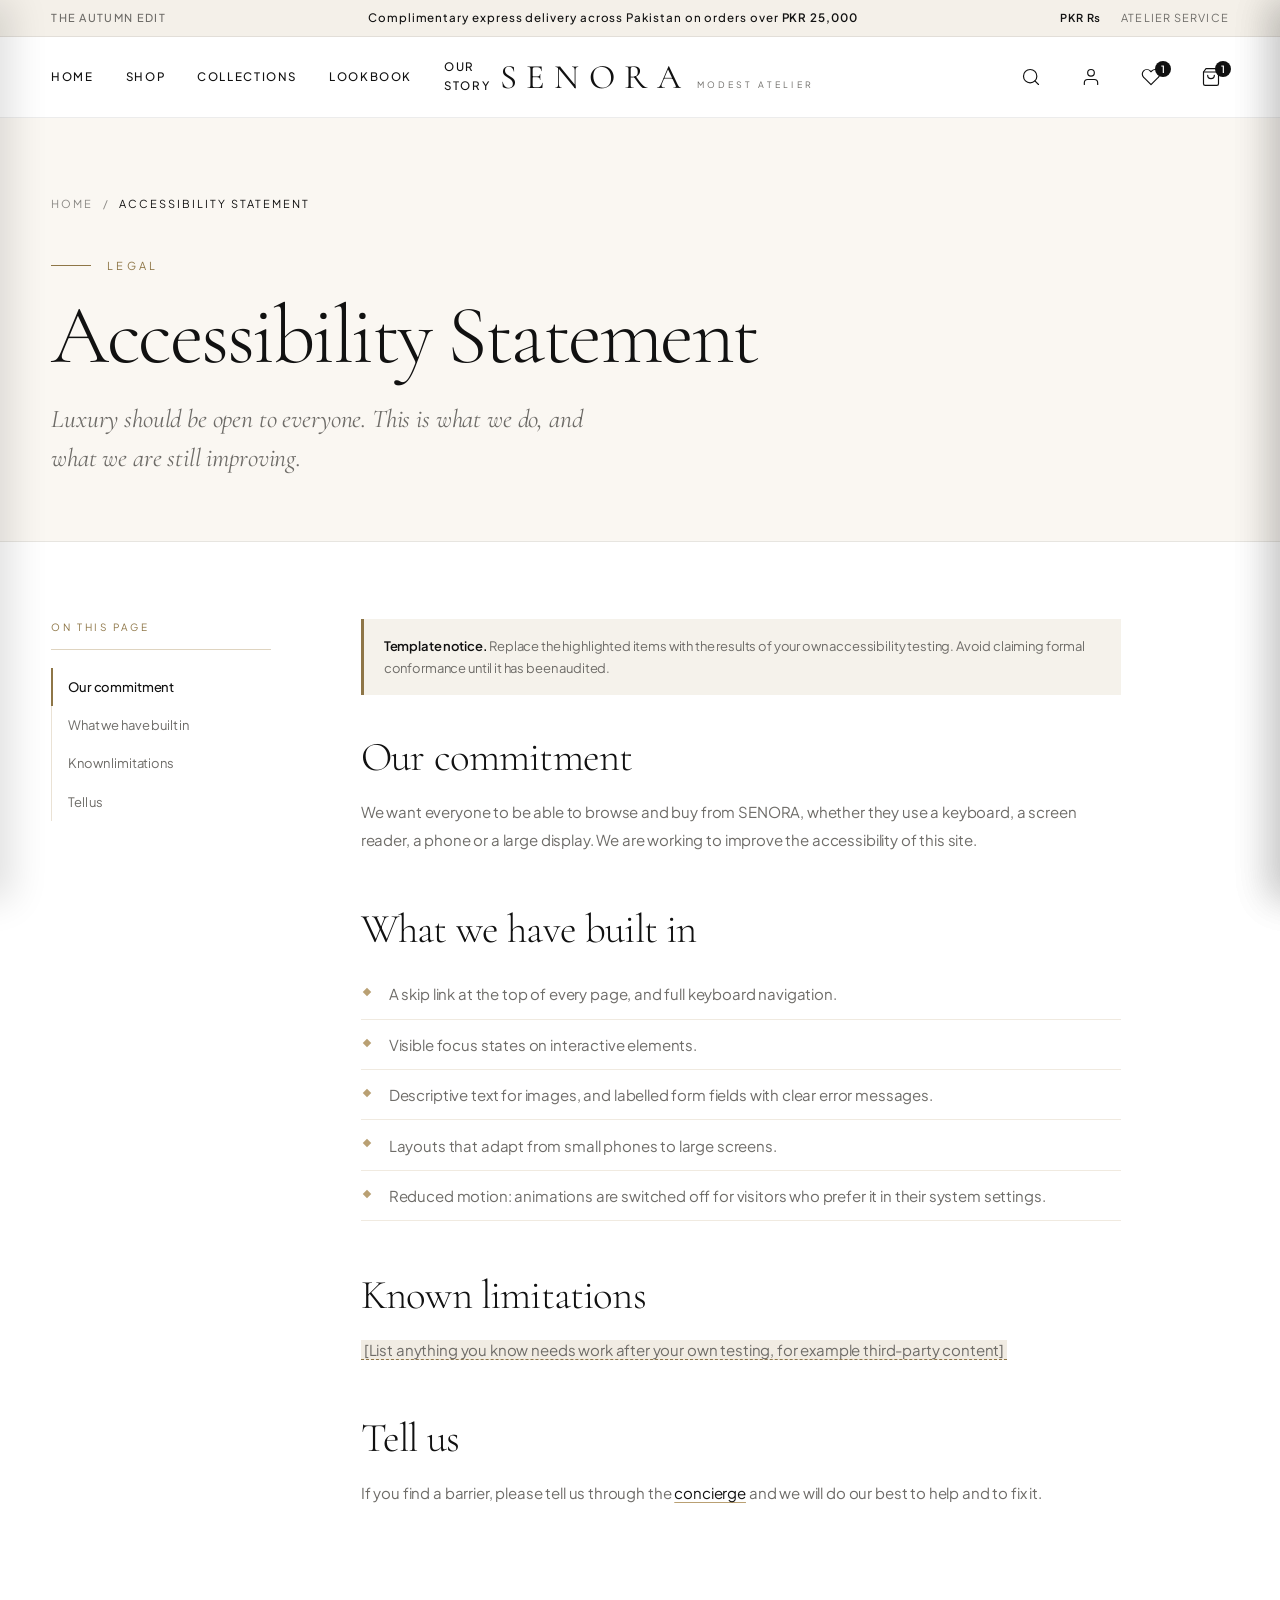
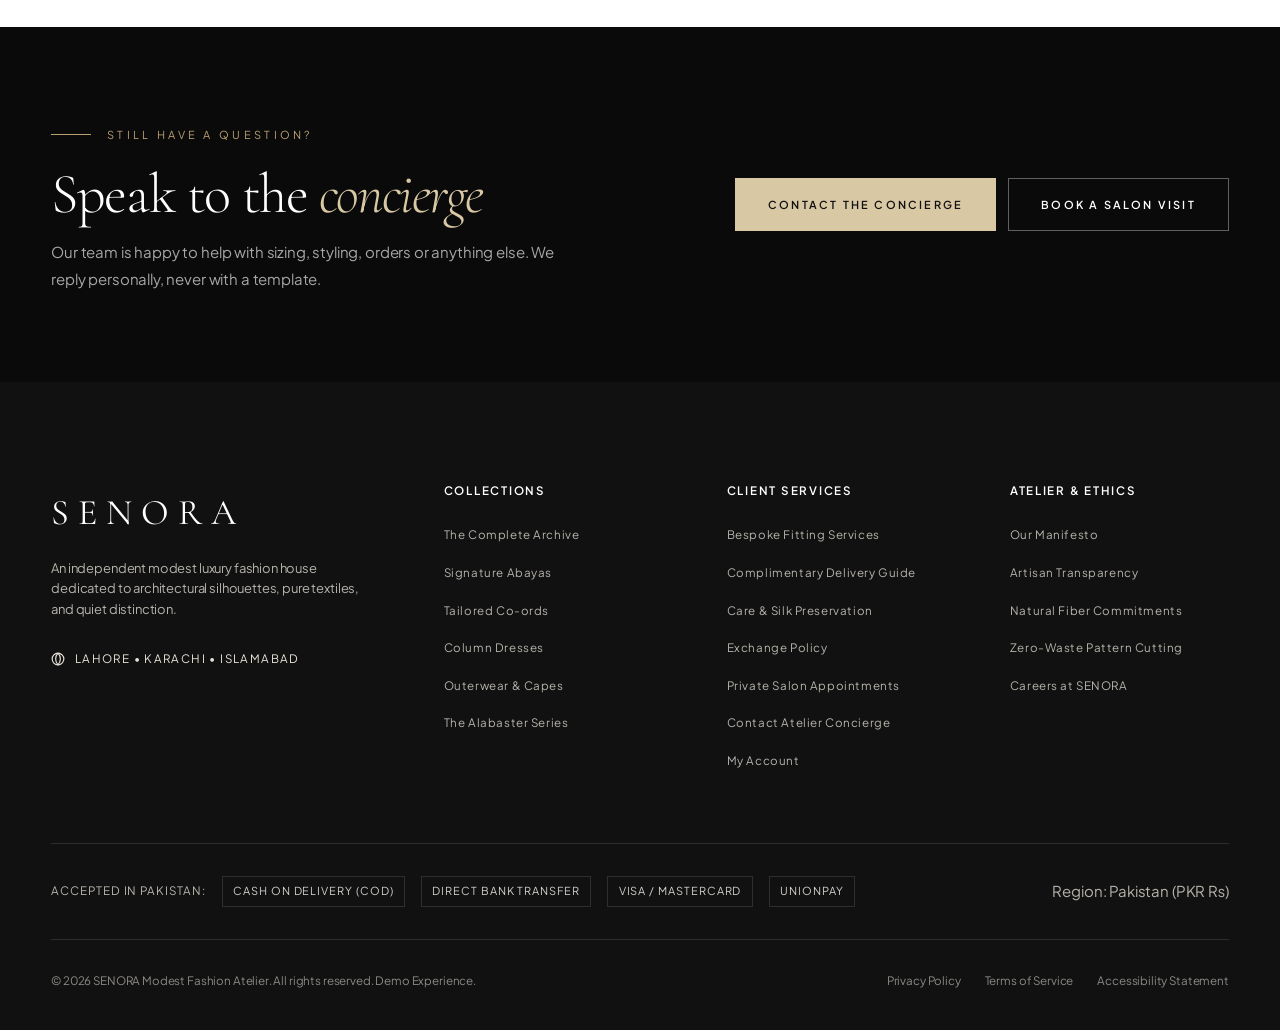
<file: accessibility.html>
<!DOCTYPE html>
<html lang="en">
<head>
  <meta charset="UTF-8">
  <meta name="viewport" content="width=device-width, initial-scale=1.0">
  <title>Accessibility Statement | SENORA — Luxury Modest Fashion</title>
  
  <meta name="description" content="SENORA accessibility statement: what we have built in and how to report a barrier.">
  <meta name="keywords" content="modest fashion, luxury abayas, co-ords, modest dresses, atelier outerwear, Pakistani designer, raw silk, quiet luxury">
  <meta name="theme-color" content="#111111">
  
  <!-- Typography Fonts -->
  <link rel="preconnect" href="https://fonts.googleapis.com">
  <link rel="preconnect" href="https://fonts.gstatic.com" crossorigin>
  <link href="https://fonts.googleapis.com/css2?family=Cormorant+Garamond:ital,wght@0,300;0,400;0,500;0,600;1,400&family=Plus+Jakarta+Sans:wght@300;400;500;600;700&display=swap" rel="stylesheet">
  
  <!-- Stylesheets -->
  <link rel="stylesheet" href="css/style.css">
</head>
<body class="page-info">

  <!-- Accessible Skip to Content -->
  <a href="#mainContent" class="skip-link">Skip to main content</a>

  <!-- 1. Editorial Announcement Bar -->
  <aside class="announcement-bar" role="region" aria-label="Atelier Updates">
    <div class="announcement-container">
      <div class="announcement-meta">THE AUTUMN EDIT</div>
      <div class="announcement-text">
        Complimentary express delivery across Pakistan on orders over <strong>PKR 25,000</strong>
      </div>
      <div class="announcement-controls">
        <span class="currency-badge">PKR ₨</span>
        <a href="concierge.html" class="announcement-service">Atelier Service</a>
      </div>
    </div>
  </aside>

  <!-- 2. Sticky Master Navigation Header -->
  <header class="site-header" role="banner" id="siteHeader">
    <div class="header-container">
      
      <!-- Left: Primary Navigation -->
      <nav class="nav-primary" aria-label="Primary Navigation">
        <a href="index.html" class="nav-link" data-nav="home">Home</a>
        <a href="shop.html" class="nav-link" data-nav="shop">Shop</a>
        <a href="collections.html" class="nav-link" data-nav="collections">Collections</a>
        <a href="lookbook.html" class="nav-link" data-nav="lookbook">Lookbook</a>
        <a href="story.html" class="nav-link" data-nav="story">Our Story</a>
      </nav>

      <!-- Mobile Hamburger Toggle -->
      <button class="nav-toggle" id="mobileNavToggle" type="button" aria-label="Open mobile navigation menu" aria-expanded="false" aria-controls="mobileNavDrawer">
        <span></span>
        <span></span>
      </button>

      <!-- Center: Brand Wordmark -->
      <div class="brand-mark">
        <a href="index.html" aria-label="SENORA Home">
          <span class="brand-title">SENORA</span>
          <span class="brand-sub">MODEST ATELIER</span>
        </a>
      </div>

      <!-- Right: Utility Actions -->
      <div class="header-actions">
        
        <!-- Search Button -->
        <button class="action-btn" id="searchToggleBtn" type="button" aria-label="Search catalog" title="Search" aria-haspopup="dialog" aria-expanded="false" aria-controls="searchModal">
          <svg viewBox="0 0 24 24" fill="none" stroke="currentColor" stroke-linecap="round" stroke-linejoin="round">
            <circle cx="11" cy="11" r="8"></circle>
            <line x1="21" y1="21" x2="16.65" y2="16.65"></line>
          </svg>
        </button>

        <!-- Account Button -->
        <button class="action-btn" id="accountBtn" type="button" aria-label="Sign in or create an account" title="Account" aria-haspopup="dialog" data-account-btn>
          <svg viewBox="0 0 24 24" fill="none" stroke="currentColor" stroke-linecap="round" stroke-linejoin="round">
            <path d="M20 21v-2a4 4 0 0 0-4-4H8a4 4 0 0 0-4 4v2"></path>
            <circle cx="12" cy="7" r="4"></circle>
          </svg>
          <span class="acct-initial" hidden></span>
        </button>

        <!-- Wishlist Button -->
        <button class="action-btn" id="wishlistHeaderBtn" type="button" aria-label="View saved wishlist" title="Wishlist" aria-haspopup="dialog" aria-expanded="false" aria-controls="wishlistDrawer">
          <svg viewBox="0 0 24 24" fill="none" stroke="currentColor" stroke-linecap="round" stroke-linejoin="round">
            <path d="M20.84 4.61a5.5 5.5 0 0 0-7.78 0L12 5.67l-1.06-1.06a5.5 5.5 0 0 0-7.78 7.78l1.06 1.06L12 21.23l7.78-7.78 1.06-1.06a5.5 5.5 0 0 0 0-7.78z"></path>
          </svg>
          <span class="badge-count" id="wishlistCountBadge" style="display: none;">0</span>
        </button>

        <!-- Shopping Bag / Cart Drawer Button -->
        <button class="action-btn" id="cartToggleBtn" type="button" aria-label="Open shopping bag" title="Shopping Bag" aria-haspopup="dialog" aria-expanded="false" aria-controls="cartDrawer">
          <svg viewBox="0 0 24 24" fill="none" stroke="currentColor" stroke-linecap="round" stroke-linejoin="round">
            <path d="M6 2L3 6v14a2 2 0 0 0 2 2h14a2 2 0 0 0 2-2V6l-3-4z"></path>
            <line x1="3" y1="6" x2="21" y2="6"></line>
            <path d="M16 10a4 4 0 0 1-8 0"></path>
          </svg>
          <span class="badge-count" id="cartCountBadge">0</span>
        </button>

      </div>

    </div>
  </header>

  <!-- Main Content Landmark -->
  <main id="mainContent">
    <section class="info-hero">
      <div class="container">
        <nav class="info-crumbs" aria-label="Breadcrumb"><a href="index.html">Home</a><span>/</span><span class="current">Accessibility Statement</span></nav>
        <span class="info-kicker">Legal</span>
        <h1>Accessibility Statement</h1>
        <p class="info-lede">Luxury should be open to everyone. This is what we do, and what we are still improving.</p>
      </div>
    </section>
    
    <section class="info-body">
      <div class="container info-grid">
        <aside class="info-toc" aria-label="On this page">
          <span class="info-toc-label">On this page</span>
          <ul><li><a href="#commit" data-toc="commit">Our commitment</a></li><li><a href="#features" data-toc="features">What we have built in</a></li><li><a href="#limits" data-toc="limits">Known limitations</a></li><li><a href="#feedback" data-toc="feedback">Tell us</a></li></ul>
        </aside>
        <article class="info-content">
          <div class="info-note"><strong>Template notice.</strong> Replace the highlighted items with the results of your own accessibility testing. Avoid claiming formal conformance until it has been audited.</div>

          <h2 id="commit">Our commitment</h2>
          <p>We want everyone to be able to browse and buy from SENORA, whether they use a keyboard, a screen reader, a phone or a large display. We are working to improve the accessibility of this site.</p>
          <h2 id="features">What we have built in</h2>
          <ul class="info-list">
            <li>A skip link at the top of every page, and full keyboard navigation.</li>
            <li>Visible focus states on interactive elements.</li>
            <li>Descriptive text for images, and labelled form fields with clear error messages.</li>
            <li>Layouts that adapt from small phones to large screens.</li>
            <li>Reduced motion: animations are switched off for visitors who prefer it in their system settings.</li>
          </ul>
          <h2 id="limits">Known limitations</h2>
          <p><span class="ph">[List anything you know needs work after your own testing, for example third-party content]</span></p>
          <h2 id="feedback">Tell us</h2>
          <p>If you find a barrier, please tell us through the <a href="concierge.html#contact">concierge</a> and we will do our best to help and to fix it.</p>

        </article>
      </div>
    </section>

    <section class="info-cta" aria-labelledby="ctaHeading">
      <div class="container info-cta-inner">
        <div>
          <span class="home-kicker">Still have a question?</span>
          <h2 id="ctaHeading">Speak to the <em>concierge</em></h2>
          <p>Our team is happy to help with sizing, styling, orders or anything else. We reply personally, never with a template.</p>
        </div>
        <div class="info-cta-actions">
          <a href="concierge.html" class="shop-btn-gold">Contact The Concierge</a>
          <a href="concierge.html#appointment" class="shop-btn-ghost">Book A Salon Visit</a>
        </div>
      </div>
    </section>

  </main>

  <!-- 10. Polished Editorial Footer (Exact Match with Homepage) -->
  <footer class="site-footer" role="contentinfo">
    <div class="container">
      
      <div class="footer-top">
        
        <!-- Brand Information -->
        <div class="footer-brand">
          <span class="footer-logo">SENORA</span>
          <p class="footer-tagline">
            An independent modest luxury fashion house dedicated to architectural silhouettes, pure textiles, and quiet distinction.
          </p>
          <div class="footer-atelier-badge">
            <svg width="14" height="14" viewBox="0 0 24 24" fill="none" stroke="currentColor" stroke-width="2"><circle cx="12" cy="12" r="10"/><path d="M12 2a14.5 14.5 0 0 0 0 20 14.5 14.5 0 0 0 0-20"/></svg>
            <span>Lahore • Karachi • Islamabad</span>
          </div>
        </div>

        <!-- Column 1: Collections -->
        <div class="footer-col">
          <h6>Collections</h6>
          <ul class="footer-links">
            <li><a href="shop.html">The Complete Archive</a></li>
            <li><a href="shop.html#abayas">Signature Abayas</a></li>
            <li><a href="shop.html#coords">Tailored Co-ords</a></li>
            <li><a href="shop.html#dresses">Column Dresses</a></li>
            <li><a href="shop.html#outerwear">Outerwear & Capes</a></li>
            <li><a href="index.html#campaign">The Alabaster Series</a></li>
          </ul>
        </div>

        <!-- Column 2: Client Care -->
        <div class="footer-col">
          <h6>Client Services</h6>
          <ul class="footer-links">
            <li><a href="size-guide.html#bespoke">Bespoke Fitting Services</a></li>
            <li><a href="shipping.html#delivery">Complimentary Delivery Guide</a></li>
            <li><a href="care.html">Care & Silk Preservation</a></li>
            <li><a href="shipping.html#returns">Exchange Policy</a></li>
            <li><a href="concierge.html#appointment">Private Salon Appointments</a></li>
            <li><a href="concierge.html">Contact Atelier Concierge</a></li>
            <li><a href="account.html">My Account</a></li>
          </ul>
        </div>

        <!-- Column 3: Atelier Ethics -->
        <div class="footer-col">
          <h6>Atelier & Ethics</h6>
          <ul class="footer-links">
            <li><a href="story.html#manifesto">Our Manifesto</a></li>
            <li><a href="story.html#artisans">Artisan Transparency</a></li>
            <li><a href="story.html#materials">Natural Fiber Commitments</a></li>
            <li><a href="story.html#materials">Zero-Waste Pattern Cutting</a></li>
            <li><a href="concierge.html#contact">Careers at SENORA</a></li>
          </ul>
        </div>

      </div>

      <!-- Payment & Security Strip -->
      <div class="footer-payment-strip">
        <div class="payment-methods">
          <span>Accepted in Pakistan:</span>
          <span class="payment-tag">Cash on Delivery (COD)</span>
          <span class="payment-tag">Direct Bank Transfer</span>
          <span class="payment-tag">Visa / Mastercard</span>
          <span class="payment-tag">UnionPay</span>
        </div>
        <div class="footer-region">
          <span>Region: Pakistan (PKR ₨)</span>
        </div>
      </div>

      <!-- Copyright Bottom Bar -->
      <div class="footer-bottom">
        <p>&copy; 2026 SENORA Modest Fashion Atelier. All rights reserved. Demo Experience.</p>
        <div style="display: flex; gap: 1.5rem;">
          <a href="privacy.html">Privacy Policy</a>
          <a href="terms.html">Terms of Service</a>
          <a href="accessibility.html">Accessibility Statement</a>
        </div>
      </div>

    </div>
  </footer>

  <!-- =========================================================================
       Global Interactive Overlays (Shared across SENORA)
       ========================================================================= -->

  <!-- Shopping Bag / Cart Drawer -->
  <div class="cart-drawer-overlay" id="cartDrawerOverlay" aria-hidden="true"></div>
  <aside 
    class="cart-drawer" 
    id="cartDrawer" 
    role="dialog" 
    aria-modal="true" 
    aria-labelledby="cartDrawerTitle" 
    aria-hidden="true"
  >
    <div class="cart-header">
      <h3 id="cartDrawerTitle">Shopping Bag</h3>
      <button class="drawer-close-btn" id="cartCloseBtn" type="button" aria-label="Close shopping bag drawer">
        <svg width="20" height="20" viewBox="0 0 24 24" fill="none" stroke="currentColor" stroke-width="2">
          <line x1="18" y1="6" x2="6" y2="18"></line>
          <line x1="6" y1="6" x2="18" y2="18"></line>
        </svg>
      </button>
    </div>

    <!-- Free Shipping Progress Meter -->
    <div class="shipping-meter-box">
      <p class="shipping-meter-text" id="shippingMeterText">
        Add <strong>PKR 25,000</strong> to qualify for complimentary delivery.
      </p>
      <div class="shipping-progress-bar" role="progressbar" aria-label="Progress towards free delivery">
        <div class="shipping-progress-fill" id="shippingProgressBar" style="width: 0%;"></div>
      </div>
    </div>

    <!-- Scrollable Item List -->
    <div class="cart-items-container" id="cartItemsContainer">
      <!-- Populated via JavaScript -->
    </div>

    <!-- Cart Footer & Checkout Action -->
    <div class="cart-footer">
      <div class="cart-subtotal-row">
        <span>Estimated Subtotal</span>
        <strong id="cartSubtotalAmount">PKR 0</strong>
      </div>
      <p class="cart-note">Taxes calculated at checkout. Complimentary alterations included.</p>
      <button class="btn btn-primary cart-checkout-btn" id="cartCheckoutBtn" type="button">
        Proceed to Checkout
      </button>
      <span class="cart-demo-badge">Demo Mode: No payment is processed</span>
    </div>
  </aside>

  <!-- Interactive Wishlist Drawer -->
  <div class="cart-drawer-overlay" id="wishlistDrawerOverlay" aria-hidden="true"></div>
  <aside 
    class="cart-drawer" 
    id="wishlistDrawer" 
    role="dialog" 
    aria-modal="true" 
    aria-labelledby="wishlistDrawerTitle" 
    aria-hidden="true"
  >
    <div class="cart-header">
      <h3 id="wishlistDrawerTitle">Saved Pieces</h3>
      <button class="drawer-close-btn" id="wishlistCloseBtn" type="button" aria-label="Close saved pieces drawer">
        <svg width="20" height="20" viewBox="0 0 24 24" fill="none" stroke="currentColor" stroke-width="2">
          <line x1="18" y1="6" x2="6" y2="18"></line>
          <line x1="6" y1="6" x2="18" y2="18"></line>
        </svg>
      </button>
    </div>

    <div class="shipping-meter-box" style="background-color: var(--color-white); border-bottom: var(--border-hairline);">
      <p class="shipping-meter-text" style="color: var(--color-stone-muted); margin-bottom: 0;">
        Pieces saved for your private curation.
      </p>
    </div>

    <!-- Scrollable Wishlist Items Container -->
    <div class="cart-items-container" id="wishlistItemsContainer">
      <!-- Populated via JavaScript -->
    </div>

    <!-- Wishlist Footer -->
    <div class="cart-footer">
      <button class="btn btn-primary" style="width: 100%;" id="wishlistExploreBtn" type="button">
        Explore The Edit
      </button>
      <span class="cart-demo-badge">In-Memory Session Wishlist</span>
    </div>
  </aside>

  <!-- Search Overlay Modal -->
  <div 
    class="search-modal" 
    id="searchModal" 
    role="dialog" 
    aria-modal="true" 
    aria-labelledby="searchModalTitle" 
    aria-hidden="true"
  >
    <div class="search-container">
      <button class="search-close-btn" id="searchCloseBtn" type="button" aria-label="Close search overlay">
        <svg width="20" height="20" viewBox="0 0 24 24" fill="none" stroke="currentColor" stroke-width="2">
          <line x1="18" y1="6" x2="6" y2="18"></line>
          <line x1="6" y1="6" x2="18" y2="18"></line>
        </svg>
      </button>

      <h3 class="search-title" id="searchModalTitle">Search Atelier Collection</h3>

      <div class="search-input-wrapper">
        <svg width="20" height="20" viewBox="0 0 24 24" fill="none" stroke="currentColor" stroke-width="2">
          <circle cx="11" cy="11" r="8"></circle>
          <line x1="21" y1="21" x2="16.65" y2="16.65"></line>
        </svg>
        <input 
          type="search" 
          id="searchInput" 
          class="search-input" 
          placeholder="Search abayas, co-ords, dresses, outerwear..." 
          autocomplete="off"
        >
      </div>

      <!-- Quick Search Suggestions -->
      <div class="search-popular-tags">
        <span style="color: var(--color-stone); font-size: 0.75rem;">Suggestions:</span>
        <button type="button" class="search-tag">Silk Abaya</button>
        <button type="button" class="search-tag">Sand Co-ord</button>
        <button type="button" class="search-tag">Column Dress</button>
        <button type="button" class="search-tag">Trench Cape</button>
      </div>

      <!-- Results Container -->
      <div class="search-results-list" id="searchResultsList" role="region" aria-live="polite">
        <!-- Live search matches injected via JavaScript -->
      </div>
    </div>
  </div>

  <!-- Premium Product Detail Modal -->
  <div class="product-modal-backdrop" id="productModalBackdrop" aria-hidden="true"></div>
  <div 
    class="product-modal" 
    id="productModal" 
    role="dialog" 
    aria-modal="true" 
    aria-labelledby="modalProductTitle" 
    aria-hidden="true"
  >
    <div class="product-modal-container">
      <button class="product-modal-close" id="productModalClose" type="button" aria-label="Close product details">
        <svg width="22" height="22" viewBox="0 0 24 24" fill="none" stroke="currentColor" stroke-width="2">
          <line x1="18" y1="6" x2="6" y2="18"></line>
          <line x1="6" y1="6" x2="18" y2="18"></line>
        </svg>
      </button>

      <div class="product-modal-body" id="productModalBody">
        <!-- Populated via JavaScript -->
      </div>
    </div>
  </div>

  <!-- Mobile Navigation Drawer & Dedicated Backdrop -->
  <div class="mobile-nav-overlay" id="mobileNavOverlay" aria-hidden="true"></div>
  <aside 
    class="mobile-nav-drawer" 
    id="mobileNavDrawer" 
    role="dialog" 
    aria-modal="true" 
    aria-label="Mobile Navigation"
  >
    <div class="mobile-nav-header">
      <span class="brand-title" style="font-size: 1.5rem;">SENORA</span>
      <button id="mobileNavClose" type="button" aria-label="Close navigation" style="padding: 0.5rem;">
        <svg width="22" height="22" viewBox="0 0 24 24" fill="none" stroke="currentColor" stroke-width="2">
          <line x1="18" y1="6" x2="6" y2="18"></line>
          <line x1="6" y1="6" x2="18" y2="18"></line>
        </svg>
      </button>
    </div>

    <nav class="mobile-nav-links">
      <a href="index.html" data-nav="home">Home</a>
      <a href="shop.html" data-nav="shop">Shop</a>
      <a href="collections.html" class="is-active" data-nav="collections">Collections</a>
      <a href="lookbook.html" data-nav="lookbook">Lookbook</a>
      <a href="story.html" data-nav="story">Our Story</a>
      <a href="account.html" data-account-open="auto" data-account-label>Sign In / Create Account</a>
    </nav>

    <div class="mobile-nav-footer">
      <div style="font-size: 0.75rem; text-transform: uppercase; letter-spacing: 0.1em; color: var(--color-stone);">
        Currency: Pakistan (PKR)
      </div>
      <p style="font-size: 0.8125rem; color: var(--color-stone-muted); line-height: 1.5;">
        Complimentary delivery across Pakistan on orders over PKR 25,000.
      </p>
    </div>
  </aside>

  <!-- Toast Notification Hub -->
  <div class="toast-container" id="toastContainer" aria-live="polite"></div>

  <!-- Shared Application Logic -->
  <script src="js/main.js"></script>
  <script src="js/account.js"></script>
</body>
</html>
</file>
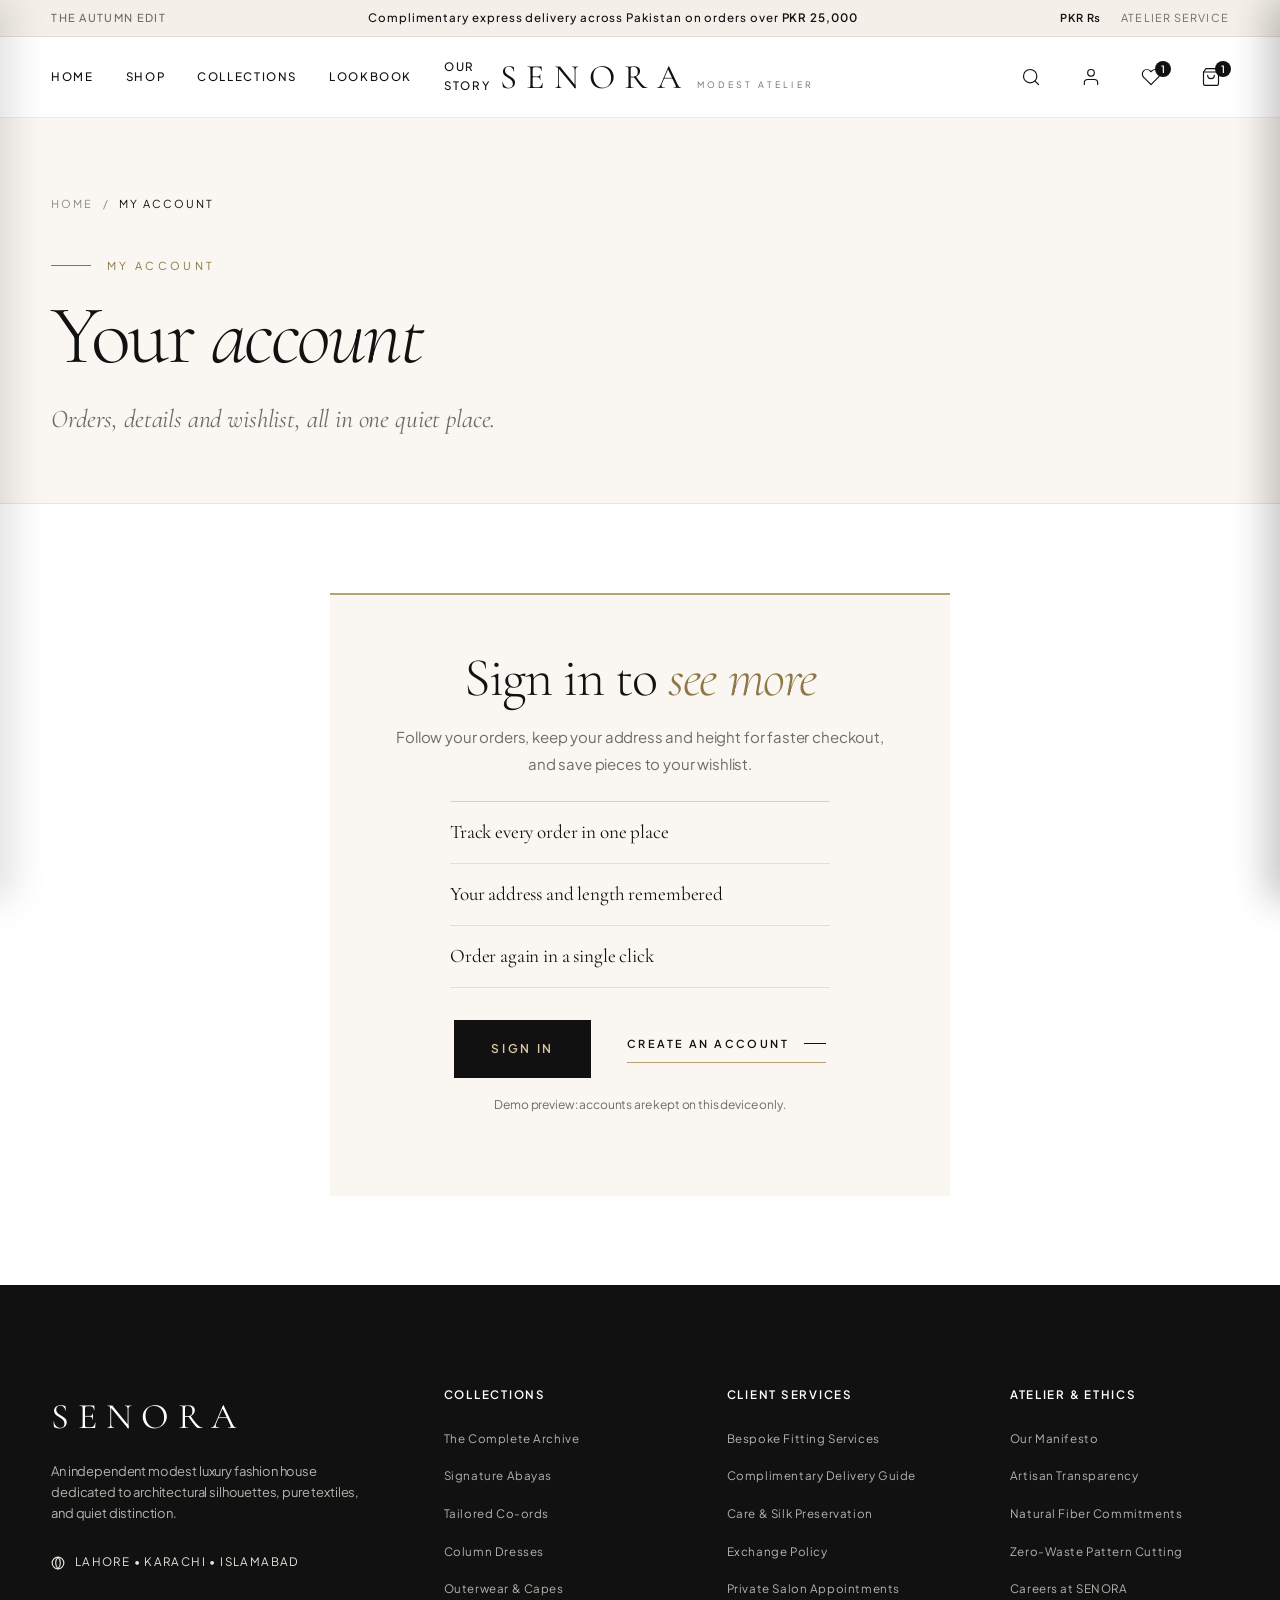
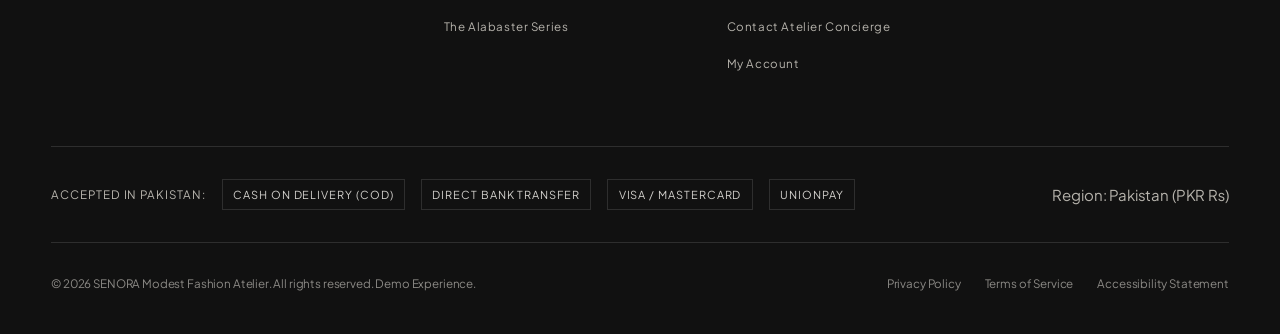
<file: account.html>
<!DOCTYPE html>
<html lang="en">
<head>
  <meta charset="UTF-8">
  <meta name="viewport" content="width=device-width, initial-scale=1.0">
  <title>My Account | SENORA — Luxury Modest Fashion</title>
  
  <meta name="description" content="View your SENORA orders, saved address and wishlist.">
  <meta name="keywords" content="modest fashion, luxury abayas, co-ords, modest dresses, atelier outerwear, Pakistani designer, raw silk, quiet luxury">
  <meta name="theme-color" content="#111111">
  
  <!-- Typography Fonts -->
  <link rel="preconnect" href="https://fonts.googleapis.com">
  <link rel="preconnect" href="https://fonts.gstatic.com" crossorigin>
  <link href="https://fonts.googleapis.com/css2?family=Cormorant+Garamond:ital,wght@0,300;0,400;0,500;0,600;1,400&family=Plus+Jakarta+Sans:wght@300;400;500;600;700&display=swap" rel="stylesheet">
  
  <!-- Stylesheets -->
  <link rel="stylesheet" href="css/style.css">
  <meta name="robots" content="noindex">
</head>
<body class="page-info page-account">

  <!-- Accessible Skip to Content -->
  <a href="#mainContent" class="skip-link">Skip to account content</a>

  <!-- 1. Editorial Announcement Bar -->
  <aside class="announcement-bar" role="region" aria-label="Atelier Updates">
    <div class="announcement-container">
      <div class="announcement-meta">THE AUTUMN EDIT</div>
      <div class="announcement-text">
        Complimentary express delivery across Pakistan on orders over <strong>PKR 25,000</strong>
      </div>
      <div class="announcement-controls">
        <span class="currency-badge">PKR ₨</span>
        <a href="concierge.html" class="announcement-service">Atelier Service</a>
      </div>
    </div>
  </aside>

  <!-- 2. Sticky Master Navigation Header -->
  <header class="site-header" role="banner" id="siteHeader">
    <div class="header-container">
      
      <!-- Left: Primary Navigation -->
      <nav class="nav-primary" aria-label="Primary Navigation">
        <a href="index.html" class="nav-link" data-nav="home">Home</a>
        <a href="shop.html" class="nav-link" data-nav="shop">Shop</a>
        <a href="collections.html" class="nav-link" data-nav="collections">Collections</a>
        <a href="lookbook.html" class="nav-link" data-nav="lookbook">Lookbook</a>
        <a href="story.html" class="nav-link" data-nav="story">Our Story</a>
      </nav>

      <!-- Mobile Hamburger Toggle -->
      <button class="nav-toggle" id="mobileNavToggle" type="button" aria-label="Open mobile navigation menu" aria-expanded="false" aria-controls="mobileNavDrawer">
        <span></span>
        <span></span>
      </button>

      <!-- Center: Brand Wordmark -->
      <div class="brand-mark">
        <a href="index.html" aria-label="SENORA Home">
          <span class="brand-title">SENORA</span>
          <span class="brand-sub">MODEST ATELIER</span>
        </a>
      </div>

      <!-- Right: Utility Actions -->
      <div class="header-actions">
        
        <!-- Search Button -->
        <button class="action-btn" id="searchToggleBtn" type="button" aria-label="Search catalog" title="Search" aria-haspopup="dialog" aria-expanded="false" aria-controls="searchModal">
          <svg viewBox="0 0 24 24" fill="none" stroke="currentColor" stroke-linecap="round" stroke-linejoin="round">
            <circle cx="11" cy="11" r="8"></circle>
            <line x1="21" y1="21" x2="16.65" y2="16.65"></line>
          </svg>
        </button>

        <!-- Account Button -->
        <button class="action-btn" id="accountBtn" type="button" aria-label="Sign in or create an account" title="Account" aria-haspopup="dialog" data-account-btn>
          <svg viewBox="0 0 24 24" fill="none" stroke="currentColor" stroke-linecap="round" stroke-linejoin="round">
            <path d="M20 21v-2a4 4 0 0 0-4-4H8a4 4 0 0 0-4 4v2"></path>
            <circle cx="12" cy="7" r="4"></circle>
          </svg>
          <span class="acct-initial" hidden></span>
        </button>

        <!-- Wishlist Button -->
        <button class="action-btn" id="wishlistHeaderBtn" type="button" aria-label="View saved wishlist" title="Wishlist" aria-haspopup="dialog" aria-expanded="false" aria-controls="wishlistDrawer">
          <svg viewBox="0 0 24 24" fill="none" stroke="currentColor" stroke-linecap="round" stroke-linejoin="round">
            <path d="M20.84 4.61a5.5 5.5 0 0 0-7.78 0L12 5.67l-1.06-1.06a5.5 5.5 0 0 0-7.78 7.78l1.06 1.06L12 21.23l7.78-7.78 1.06-1.06a5.5 5.5 0 0 0 0-7.78z"></path>
          </svg>
          <span class="badge-count" id="wishlistCountBadge" style="display: none;">0</span>
        </button>

        <!-- Shopping Bag / Cart Drawer Button -->
        <button class="action-btn" id="cartToggleBtn" type="button" aria-label="Open shopping bag" title="Shopping Bag" aria-haspopup="dialog" aria-expanded="false" aria-controls="cartDrawer">
          <svg viewBox="0 0 24 24" fill="none" stroke="currentColor" stroke-linecap="round" stroke-linejoin="round">
            <path d="M6 2L3 6v14a2 2 0 0 0 2 2h14a2 2 0 0 0 2-2V6l-3-4z"></path>
            <line x1="3" y1="6" x2="21" y2="6"></line>
            <path d="M16 10a4 4 0 0 1-8 0"></path>
          </svg>
          <span class="badge-count" id="cartCountBadge">0</span>
        </button>

      </div>

    </div>
  </header>

  <!-- Main Content Landmark -->
  <main id="mainContent">
    <div id="acctPage">
      <section class="info-hero acct-hero">
        <div class="container">
          <nav class="info-crumbs" aria-label="Breadcrumb"><a href="index.html">Home</a><span>/</span><span class="current">My Account</span></nav>
          <span class="info-kicker">My Account</span>
          <h1 id="acctHeading">Your <em>account</em></h1>
          <p class="info-lede" id="acctSince">Orders, details and wishlist, all in one quiet place.</p>
        </div>
      </section>

      <!-- Signed out -->
      <section class="acct-gate" id="acctGate" aria-labelledby="gateTitle">
        <div class="container">
          <div class="acct-gate-card">
            <h2 id="gateTitle">Sign in to <em>see more</em></h2>
            <p>Follow your orders, keep your address and height for faster checkout, and save pieces to your wishlist.</p>
            <ul class="home-salon-list">
              <li>Track every order in one place</li>
              <li>Your address and length remembered</li>
              <li>Order again in a single click</li>
            </ul>
            <div class="acct-gate-actions">
              <button type="button" class="co-btn co-btn-inline" data-account-open="signin">Sign in</button>
              <button type="button" class="coll-cta" data-account-open="create">Create an account</button>
            </div>
            <p class="co-demo-note">Demo preview: accounts are kept on this device only.</p>
          </div>
        </div>
      </section>

      <!-- Signed in -->
      <section class="acct-dashboard" id="acctDash" hidden>
        <div class="container acct-layout">
          <nav class="acct-nav" aria-label="Account sections">
            <button type="button" data-panel="orders">Orders</button>
            <button type="button" data-panel="details">Details &amp; address</button>
            <button type="button" data-panel="wishlist">Wishlist</button>
            <button type="button" class="acct-nav-out" id="acctSignOut">Sign out</button>
          </nav>

          <div class="acct-panels" id="acctPanels">
            <section id="panel-orders" aria-labelledby="hOrders">
              <h2 id="hOrders">Your <em>orders</em></h2>
              <div id="ordersList"></div>
            </section>

            <section id="panel-details" aria-labelledby="hDetails" hidden>
              <h2 id="hDetails">Details &amp; <em>address</em></h2>
              <form id="detailsForm" novalidate>
                <div class="co-grid">
                  <div class="co-field"><label for="dName">Full name</label><input type="text" id="dName" autocomplete="name" aria-describedby="err-dName"><p class="co-error" id="err-dName" role="alert"></p></div>
                  <div class="co-field"><label for="dPhone">Mobile number</label><input type="tel" id="dPhone" autocomplete="tel" inputmode="tel" aria-describedby="err-dPhone"><p class="co-error" id="err-dPhone" role="alert"></p></div>
                  <div class="co-field co-span-2"><label for="dEmail">Email address</label><input type="email" id="dEmail" readonly aria-describedby="dEmailNote"><p class="acct-hint" id="dEmailNote">To change your email, please <a href="concierge.html#contact">contact the concierge</a>.</p></div>
                  <div class="co-field co-span-2"><label for="dAddress">Street address</label><input type="text" id="dAddress" autocomplete="address-line1"></div>
                  <div class="co-field co-span-2"><label for="dAddress2">Apartment, floor or landmark <em>(optional)</em></label><input type="text" id="dAddress2" autocomplete="address-line2"></div>
                  <div class="co-field"><label for="dCity">City</label><select id="dCity" autocomplete="address-level2"><option value="">Select a city</option><option>Lahore</option><option>Karachi</option><option>Islamabad</option><option>Rawalpindi</option><option>Faisalabad</option><option>Multan</option><option>Peshawar</option><option>Quetta</option><option>Sialkot</option><option>Gujranwala</option><option>Hyderabad</option><option>Other city</option></select></div>
                  <div class="co-field"><label for="dPostal">Postal code <em>(optional)</em></label><input type="text" id="dPostal" autocomplete="postal-code" inputmode="numeric"></div>
                </div>
                <div class="co-tailor">
                  <div class="co-tailor-head"><span class="co-tailor-label">Tailoring</span><p>We remember your height so every piece arrives at the right length.</p></div>
                  <div class="co-field"><label for="dHeight">Your height <em>(optional)</em></label><input type="text" id="dHeight" maxlength="20" placeholder="e.g. 5'6&quot; or 168 cm"></div>
                </div>
                <label class="co-check"><input type="checkbox" id="dNews"><span class="co-box" aria-hidden="true"></span><span>Send me news of new collections</span></label>
                <button type="submit" class="co-btn co-btn-inline">Save details</button>
              </form>

              <div class="acct-danger">
                <h3>Delete account</h3>
                <p>This removes your saved details and order history from this device.</p>
                <button type="button" class="acct-danger-btn" id="delAsk">Delete my account</button>
                <div id="delConfirm" hidden>
                  <p><strong>Are you sure?</strong> This cannot be undone.</p>
                  <button type="button" class="acct-danger-btn is-solid" id="delYes">Yes, delete</button>
                  <button type="button" class="coll-cta" id="delNo">Cancel</button>
                </div>
              </div>
            </section>

            <section id="panel-wishlist" aria-labelledby="hWish" hidden>
              <h2 id="hWish">Your <em>wishlist</em></h2>
              <div id="wishList" class="acct-wish-grid"></div>
            </section>
          </div>
        </div>
      </section>
    </div>
  </main>

  <!-- 10. Polished Editorial Footer (Exact Match with Homepage) -->
  <footer class="site-footer" role="contentinfo">
    <div class="container">
      
      <div class="footer-top">
        
        <!-- Brand Information -->
        <div class="footer-brand">
          <span class="footer-logo">SENORA</span>
          <p class="footer-tagline">
            An independent modest luxury fashion house dedicated to architectural silhouettes, pure textiles, and quiet distinction.
          </p>
          <div class="footer-atelier-badge">
            <svg width="14" height="14" viewBox="0 0 24 24" fill="none" stroke="currentColor" stroke-width="2"><circle cx="12" cy="12" r="10"/><path d="M12 2a14.5 14.5 0 0 0 0 20 14.5 14.5 0 0 0 0-20"/></svg>
            <span>Lahore • Karachi • Islamabad</span>
          </div>
        </div>

        <!-- Column 1: Collections -->
        <div class="footer-col">
          <h6>Collections</h6>
          <ul class="footer-links">
            <li><a href="shop.html">The Complete Archive</a></li>
            <li><a href="shop.html#abayas">Signature Abayas</a></li>
            <li><a href="shop.html#coords">Tailored Co-ords</a></li>
            <li><a href="shop.html#dresses">Column Dresses</a></li>
            <li><a href="shop.html#outerwear">Outerwear & Capes</a></li>
            <li><a href="index.html#campaign">The Alabaster Series</a></li>
          </ul>
        </div>

        <!-- Column 2: Client Care -->
        <div class="footer-col">
          <h6>Client Services</h6>
          <ul class="footer-links">
            <li><a href="size-guide.html#bespoke">Bespoke Fitting Services</a></li>
            <li><a href="shipping.html#delivery">Complimentary Delivery Guide</a></li>
            <li><a href="care.html">Care & Silk Preservation</a></li>
            <li><a href="shipping.html#returns">Exchange Policy</a></li>
            <li><a href="concierge.html#appointment">Private Salon Appointments</a></li>
            <li><a href="concierge.html">Contact Atelier Concierge</a></li>
            <li><a href="account.html">My Account</a></li>
          </ul>
        </div>

        <!-- Column 3: Atelier Ethics -->
        <div class="footer-col">
          <h6>Atelier & Ethics</h6>
          <ul class="footer-links">
            <li><a href="story.html#manifesto">Our Manifesto</a></li>
            <li><a href="story.html#artisans">Artisan Transparency</a></li>
            <li><a href="story.html#materials">Natural Fiber Commitments</a></li>
            <li><a href="story.html#materials">Zero-Waste Pattern Cutting</a></li>
            <li><a href="concierge.html#contact">Careers at SENORA</a></li>
          </ul>
        </div>

      </div>

      <!-- Payment & Security Strip -->
      <div class="footer-payment-strip">
        <div class="payment-methods">
          <span>Accepted in Pakistan:</span>
          <span class="payment-tag">Cash on Delivery (COD)</span>
          <span class="payment-tag">Direct Bank Transfer</span>
          <span class="payment-tag">Visa / Mastercard</span>
          <span class="payment-tag">UnionPay</span>
        </div>
        <div class="footer-region">
          <span>Region: Pakistan (PKR ₨)</span>
        </div>
      </div>

      <!-- Copyright Bottom Bar -->
      <div class="footer-bottom">
        <p>&copy; 2026 SENORA Modest Fashion Atelier. All rights reserved. Demo Experience.</p>
        <div style="display: flex; gap: 1.5rem;">
          <a href="privacy.html">Privacy Policy</a>
          <a href="terms.html">Terms of Service</a>
          <a href="accessibility.html">Accessibility Statement</a>
        </div>
      </div>

    </div>
  </footer>

  <!-- =========================================================================
       Global Interactive Overlays (Shared across SENORA)
       ========================================================================= -->

  <!-- Shopping Bag / Cart Drawer -->
  <div class="cart-drawer-overlay" id="cartDrawerOverlay" aria-hidden="true"></div>
  <aside 
    class="cart-drawer" 
    id="cartDrawer" 
    role="dialog" 
    aria-modal="true" 
    aria-labelledby="cartDrawerTitle" 
    aria-hidden="true"
  >
    <div class="cart-header">
      <h3 id="cartDrawerTitle">Shopping Bag</h3>
      <button class="drawer-close-btn" id="cartCloseBtn" type="button" aria-label="Close shopping bag drawer">
        <svg width="20" height="20" viewBox="0 0 24 24" fill="none" stroke="currentColor" stroke-width="2">
          <line x1="18" y1="6" x2="6" y2="18"></line>
          <line x1="6" y1="6" x2="18" y2="18"></line>
        </svg>
      </button>
    </div>

    <!-- Free Shipping Progress Meter -->
    <div class="shipping-meter-box">
      <p class="shipping-meter-text" id="shippingMeterText">
        Add <strong>PKR 25,000</strong> to qualify for complimentary delivery.
      </p>
      <div class="shipping-progress-bar" role="progressbar" aria-label="Progress towards free delivery">
        <div class="shipping-progress-fill" id="shippingProgressBar" style="width: 0%;"></div>
      </div>
    </div>

    <!-- Scrollable Item List -->
    <div class="cart-items-container" id="cartItemsContainer">
      <!-- Populated via JavaScript -->
    </div>

    <!-- Cart Footer & Checkout Action -->
    <div class="cart-footer">
      <div class="cart-subtotal-row">
        <span>Estimated Subtotal</span>
        <strong id="cartSubtotalAmount">PKR 0</strong>
      </div>
      <p class="cart-note">Taxes calculated at checkout. Complimentary alterations included.</p>
      <button class="btn btn-primary cart-checkout-btn" id="cartCheckoutBtn" type="button">
        Proceed to Checkout
      </button>
      <span class="cart-demo-badge">Demo Mode: No payment is processed</span>
    </div>
  </aside>

  <!-- Interactive Wishlist Drawer -->
  <div class="cart-drawer-overlay" id="wishlistDrawerOverlay" aria-hidden="true"></div>
  <aside 
    class="cart-drawer" 
    id="wishlistDrawer" 
    role="dialog" 
    aria-modal="true" 
    aria-labelledby="wishlistDrawerTitle" 
    aria-hidden="true"
  >
    <div class="cart-header">
      <h3 id="wishlistDrawerTitle">Saved Pieces</h3>
      <button class="drawer-close-btn" id="wishlistCloseBtn" type="button" aria-label="Close saved pieces drawer">
        <svg width="20" height="20" viewBox="0 0 24 24" fill="none" stroke="currentColor" stroke-width="2">
          <line x1="18" y1="6" x2="6" y2="18"></line>
          <line x1="6" y1="6" x2="18" y2="18"></line>
        </svg>
      </button>
    </div>

    <div class="shipping-meter-box" style="background-color: var(--color-white); border-bottom: var(--border-hairline);">
      <p class="shipping-meter-text" style="color: var(--color-stone-muted); margin-bottom: 0;">
        Pieces saved for your private curation.
      </p>
    </div>

    <!-- Scrollable Wishlist Items Container -->
    <div class="cart-items-container" id="wishlistItemsContainer">
      <!-- Populated via JavaScript -->
    </div>

    <!-- Wishlist Footer -->
    <div class="cart-footer">
      <button class="btn btn-primary" style="width: 100%;" id="wishlistExploreBtn" type="button">
        Explore The Edit
      </button>
      <span class="cart-demo-badge">In-Memory Session Wishlist</span>
    </div>
  </aside>

  <!-- Search Overlay Modal -->
  <div 
    class="search-modal" 
    id="searchModal" 
    role="dialog" 
    aria-modal="true" 
    aria-labelledby="searchModalTitle" 
    aria-hidden="true"
  >
    <div class="search-container">
      <button class="search-close-btn" id="searchCloseBtn" type="button" aria-label="Close search overlay">
        <svg width="20" height="20" viewBox="0 0 24 24" fill="none" stroke="currentColor" stroke-width="2">
          <line x1="18" y1="6" x2="6" y2="18"></line>
          <line x1="6" y1="6" x2="18" y2="18"></line>
        </svg>
      </button>

      <h3 class="search-title" id="searchModalTitle">Search Atelier Collection</h3>

      <div class="search-input-wrapper">
        <svg width="20" height="20" viewBox="0 0 24 24" fill="none" stroke="currentColor" stroke-width="2">
          <circle cx="11" cy="11" r="8"></circle>
          <line x1="21" y1="21" x2="16.65" y2="16.65"></line>
        </svg>
        <input 
          type="search" 
          id="searchInput" 
          class="search-input" 
          placeholder="Search abayas, co-ords, dresses, outerwear..." 
          autocomplete="off"
        >
      </div>

      <!-- Quick Search Suggestions -->
      <div class="search-popular-tags">
        <span style="color: var(--color-stone); font-size: 0.75rem;">Suggestions:</span>
        <button type="button" class="search-tag">Silk Abaya</button>
        <button type="button" class="search-tag">Sand Co-ord</button>
        <button type="button" class="search-tag">Column Dress</button>
        <button type="button" class="search-tag">Trench Cape</button>
      </div>

      <!-- Results Container -->
      <div class="search-results-list" id="searchResultsList" role="region" aria-live="polite">
        <!-- Live search matches injected via JavaScript -->
      </div>
    </div>
  </div>

  <!-- Premium Product Detail Modal -->
  <div class="product-modal-backdrop" id="productModalBackdrop" aria-hidden="true"></div>
  <div 
    class="product-modal" 
    id="productModal" 
    role="dialog" 
    aria-modal="true" 
    aria-labelledby="modalProductTitle" 
    aria-hidden="true"
  >
    <div class="product-modal-container">
      <button class="product-modal-close" id="productModalClose" type="button" aria-label="Close product details">
        <svg width="22" height="22" viewBox="0 0 24 24" fill="none" stroke="currentColor" stroke-width="2">
          <line x1="18" y1="6" x2="6" y2="18"></line>
          <line x1="6" y1="6" x2="18" y2="18"></line>
        </svg>
      </button>

      <div class="product-modal-body" id="productModalBody">
        <!-- Populated via JavaScript -->
      </div>
    </div>
  </div>

  <!-- Mobile Navigation Drawer & Dedicated Backdrop -->
  <div class="mobile-nav-overlay" id="mobileNavOverlay" aria-hidden="true"></div>
  <aside 
    class="mobile-nav-drawer" 
    id="mobileNavDrawer" 
    role="dialog" 
    aria-modal="true" 
    aria-label="Mobile Navigation"
  >
    <div class="mobile-nav-header">
      <span class="brand-title" style="font-size: 1.5rem;">SENORA</span>
      <button id="mobileNavClose" type="button" aria-label="Close navigation" style="padding: 0.5rem;">
        <svg width="22" height="22" viewBox="0 0 24 24" fill="none" stroke="currentColor" stroke-width="2">
          <line x1="18" y1="6" x2="6" y2="18"></line>
          <line x1="6" y1="6" x2="18" y2="18"></line>
        </svg>
      </button>
    </div>

    <nav class="mobile-nav-links">
      <a href="index.html" data-nav="home">Home</a>
      <a href="shop.html" data-nav="shop">Shop</a>
      <a href="collections.html" class="is-active" data-nav="collections">Collections</a>
      <a href="lookbook.html" data-nav="lookbook">Lookbook</a>
      <a href="story.html" data-nav="story">Our Story</a>
      <a href="account.html" data-account-open="auto" data-account-label>Sign In / Create Account</a>
    </nav>

    <div class="mobile-nav-footer">
      <div style="font-size: 0.75rem; text-transform: uppercase; letter-spacing: 0.1em; color: var(--color-stone);">
        Currency: Pakistan (PKR)
      </div>
      <p style="font-size: 0.8125rem; color: var(--color-stone-muted); line-height: 1.5;">
        Complimentary delivery across Pakistan on orders over PKR 25,000.
      </p>
    </div>
  </aside>

  <!-- Toast Notification Hub -->
  <div class="toast-container" id="toastContainer" aria-live="polite"></div>

  <!-- Shared Application Logic -->
  <script src="js/main.js"></script>
  <script src="js/account.js"></script>
</body>
</html>
</file>
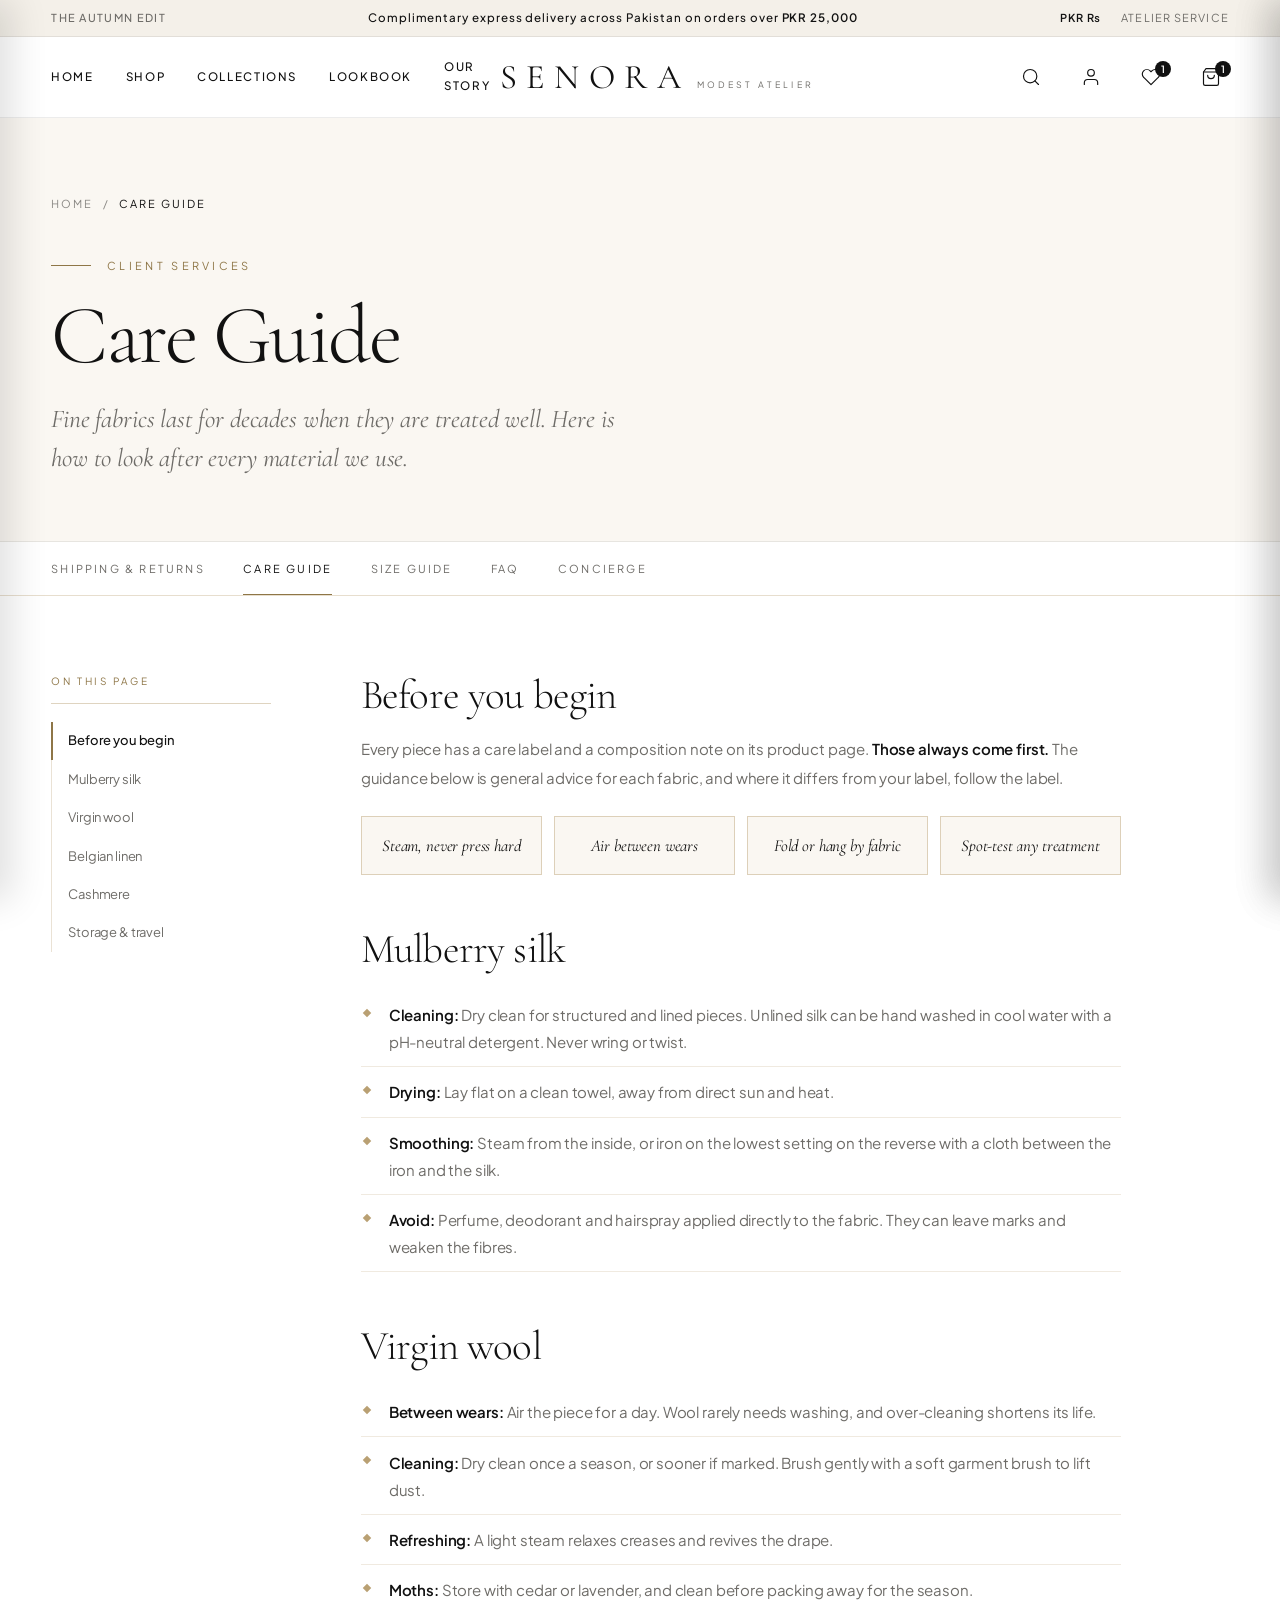
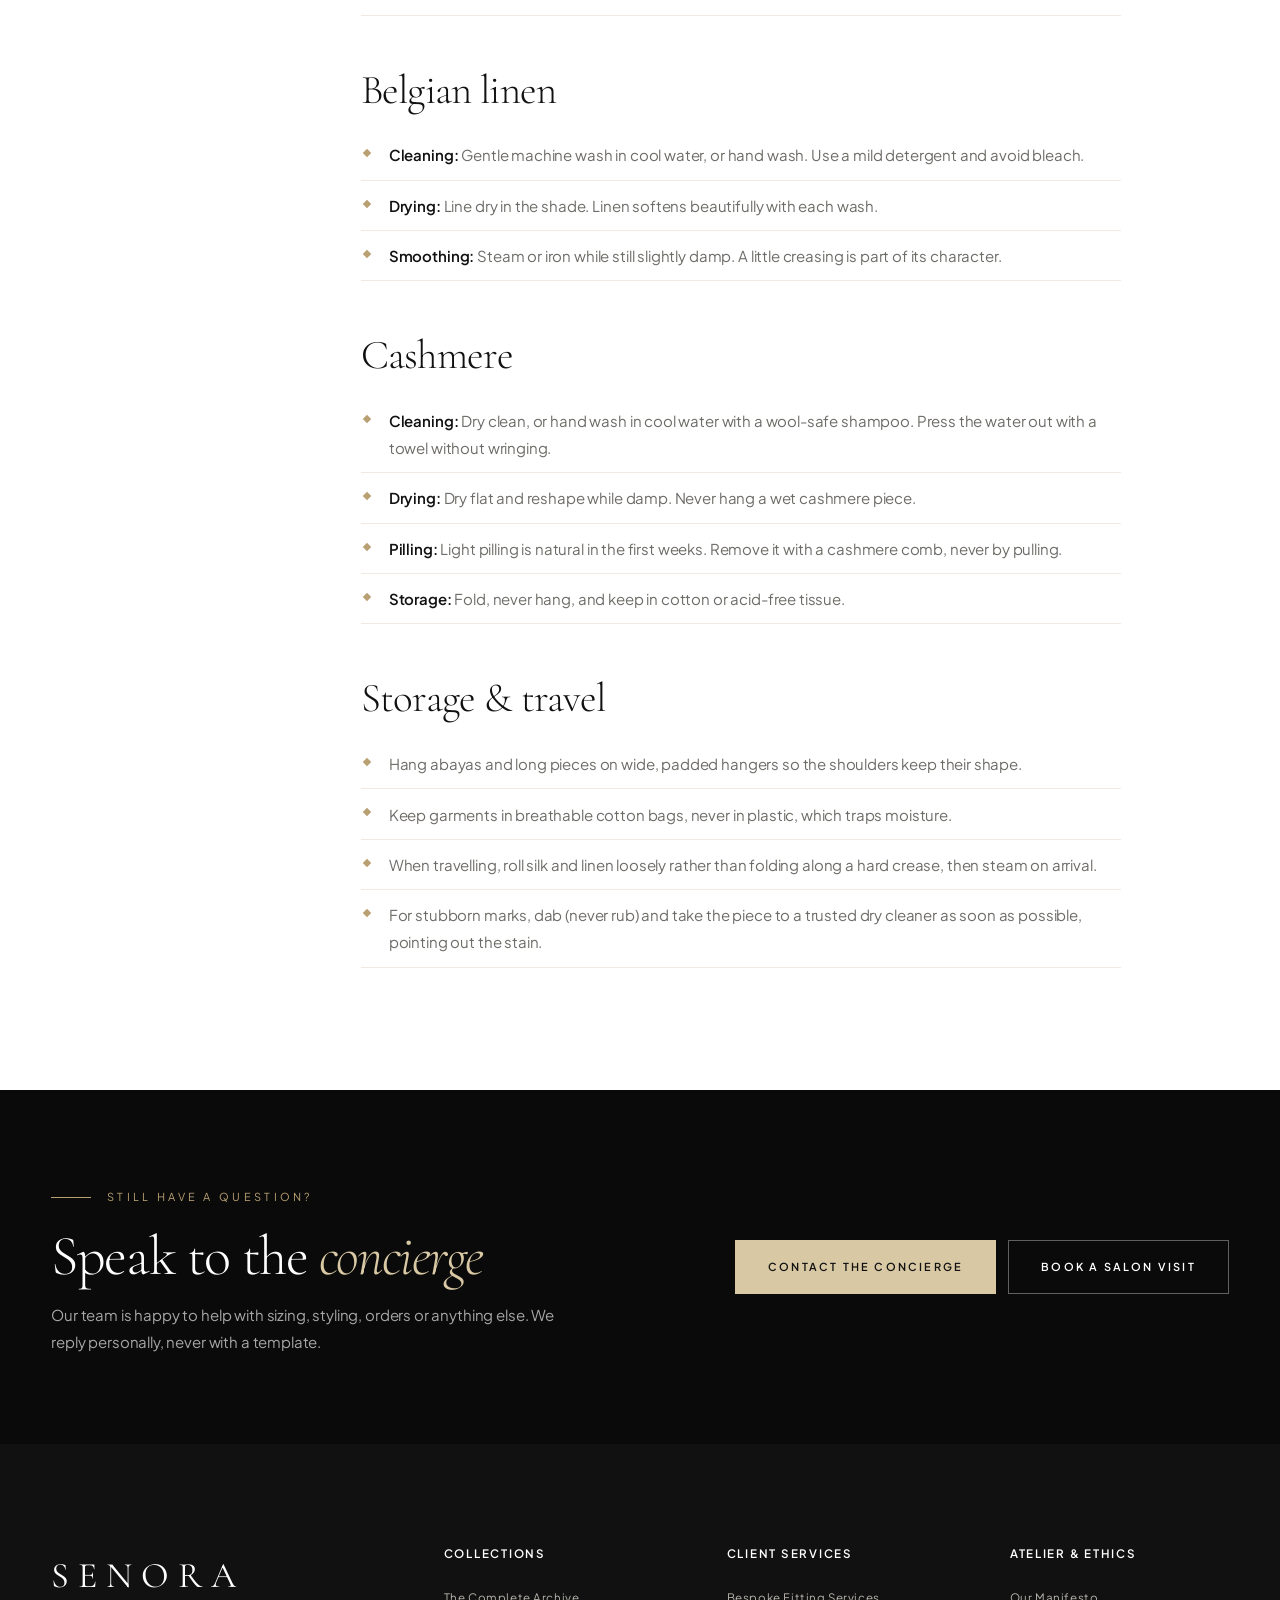
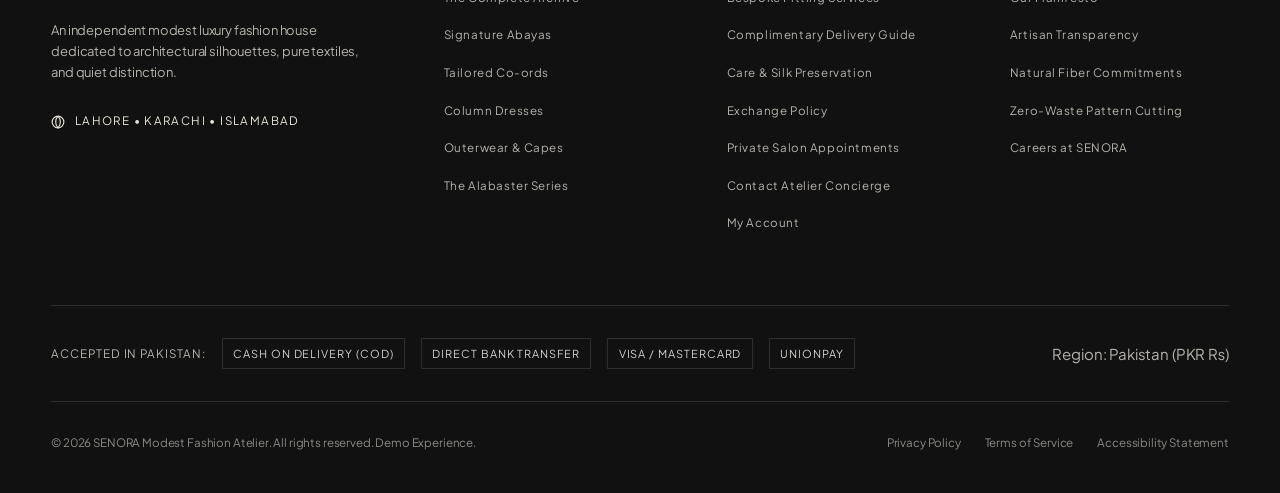
<file: care.html>
<!DOCTYPE html>
<html lang="en">
<head>
  <meta charset="UTF-8">
  <meta name="viewport" content="width=device-width, initial-scale=1.0">
  <title>Care Guide | SENORA — Luxury Modest Fashion</title>
  
  <meta name="description" content="How to care for silk, wool, linen and cashmere pieces from SENORA.">
  <meta name="keywords" content="modest fashion, luxury abayas, co-ords, modest dresses, atelier outerwear, Pakistani designer, raw silk, quiet luxury">
  <meta name="theme-color" content="#111111">
  
  <!-- Typography Fonts -->
  <link rel="preconnect" href="https://fonts.googleapis.com">
  <link rel="preconnect" href="https://fonts.gstatic.com" crossorigin>
  <link href="https://fonts.googleapis.com/css2?family=Cormorant+Garamond:ital,wght@0,300;0,400;0,500;0,600;1,400&family=Plus+Jakarta+Sans:wght@300;400;500;600;700&display=swap" rel="stylesheet">
  
  <!-- Stylesheets -->
  <link rel="stylesheet" href="css/style.css">
</head>
<body class="page-info">

  <!-- Accessible Skip to Content -->
  <a href="#mainContent" class="skip-link">Skip to main content</a>

  <!-- 1. Editorial Announcement Bar -->
  <aside class="announcement-bar" role="region" aria-label="Atelier Updates">
    <div class="announcement-container">
      <div class="announcement-meta">THE AUTUMN EDIT</div>
      <div class="announcement-text">
        Complimentary express delivery across Pakistan on orders over <strong>PKR 25,000</strong>
      </div>
      <div class="announcement-controls">
        <span class="currency-badge">PKR ₨</span>
        <a href="concierge.html" class="announcement-service">Atelier Service</a>
      </div>
    </div>
  </aside>

  <!-- 2. Sticky Master Navigation Header -->
  <header class="site-header" role="banner" id="siteHeader">
    <div class="header-container">
      
      <!-- Left: Primary Navigation -->
      <nav class="nav-primary" aria-label="Primary Navigation">
        <a href="index.html" class="nav-link" data-nav="home">Home</a>
        <a href="shop.html" class="nav-link" data-nav="shop">Shop</a>
        <a href="collections.html" class="nav-link" data-nav="collections">Collections</a>
        <a href="lookbook.html" class="nav-link" data-nav="lookbook">Lookbook</a>
        <a href="story.html" class="nav-link" data-nav="story">Our Story</a>
      </nav>

      <!-- Mobile Hamburger Toggle -->
      <button class="nav-toggle" id="mobileNavToggle" type="button" aria-label="Open mobile navigation menu" aria-expanded="false" aria-controls="mobileNavDrawer">
        <span></span>
        <span></span>
      </button>

      <!-- Center: Brand Wordmark -->
      <div class="brand-mark">
        <a href="index.html" aria-label="SENORA Home">
          <span class="brand-title">SENORA</span>
          <span class="brand-sub">MODEST ATELIER</span>
        </a>
      </div>

      <!-- Right: Utility Actions -->
      <div class="header-actions">
        
        <!-- Search Button -->
        <button class="action-btn" id="searchToggleBtn" type="button" aria-label="Search catalog" title="Search" aria-haspopup="dialog" aria-expanded="false" aria-controls="searchModal">
          <svg viewBox="0 0 24 24" fill="none" stroke="currentColor" stroke-linecap="round" stroke-linejoin="round">
            <circle cx="11" cy="11" r="8"></circle>
            <line x1="21" y1="21" x2="16.65" y2="16.65"></line>
          </svg>
        </button>

        <!-- Account Button -->
        <button class="action-btn" id="accountBtn" type="button" aria-label="Sign in or create an account" title="Account" aria-haspopup="dialog" data-account-btn>
          <svg viewBox="0 0 24 24" fill="none" stroke="currentColor" stroke-linecap="round" stroke-linejoin="round">
            <path d="M20 21v-2a4 4 0 0 0-4-4H8a4 4 0 0 0-4 4v2"></path>
            <circle cx="12" cy="7" r="4"></circle>
          </svg>
          <span class="acct-initial" hidden></span>
        </button>

        <!-- Wishlist Button -->
        <button class="action-btn" id="wishlistHeaderBtn" type="button" aria-label="View saved wishlist" title="Wishlist" aria-haspopup="dialog" aria-expanded="false" aria-controls="wishlistDrawer">
          <svg viewBox="0 0 24 24" fill="none" stroke="currentColor" stroke-linecap="round" stroke-linejoin="round">
            <path d="M20.84 4.61a5.5 5.5 0 0 0-7.78 0L12 5.67l-1.06-1.06a5.5 5.5 0 0 0-7.78 7.78l1.06 1.06L12 21.23l7.78-7.78 1.06-1.06a5.5 5.5 0 0 0 0-7.78z"></path>
          </svg>
          <span class="badge-count" id="wishlistCountBadge" style="display: none;">0</span>
        </button>

        <!-- Shopping Bag / Cart Drawer Button -->
        <button class="action-btn" id="cartToggleBtn" type="button" aria-label="Open shopping bag" title="Shopping Bag" aria-haspopup="dialog" aria-expanded="false" aria-controls="cartDrawer">
          <svg viewBox="0 0 24 24" fill="none" stroke="currentColor" stroke-linecap="round" stroke-linejoin="round">
            <path d="M6 2L3 6v14a2 2 0 0 0 2 2h14a2 2 0 0 0 2-2V6l-3-4z"></path>
            <line x1="3" y1="6" x2="21" y2="6"></line>
            <path d="M16 10a4 4 0 0 1-8 0"></path>
          </svg>
          <span class="badge-count" id="cartCountBadge">0</span>
        </button>

      </div>

    </div>
  </header>

  <!-- Main Content Landmark -->
  <main id="mainContent">
    <section class="info-hero">
      <div class="container">
        <nav class="info-crumbs" aria-label="Breadcrumb"><a href="index.html">Home</a><span>/</span><span class="current">Care Guide</span></nav>
        <span class="info-kicker">Client Services</span>
        <h1>Care Guide</h1>
        <p class="info-lede">Fine fabrics last for decades when they are treated well. Here is how to look after every material we use.</p>
      </div>
    </section>
    <nav class="help-tabs" aria-label="Help topics"><div class="container help-tabs-inner"><a href="shipping.html">Shipping &amp; Returns</a><a href="care.html" class="is-active" aria-current="page">Care Guide</a><a href="size-guide.html">Size Guide</a><a href="faq.html">FAQ</a><a href="concierge.html">Concierge</a></div></nav>
    <section class="info-body">
      <div class="container info-grid">
        <aside class="info-toc" aria-label="On this page">
          <span class="info-toc-label">On this page</span>
          <ul><li><a href="#first" data-toc="first">Before you begin</a></li><li><a href="#silk" data-toc="silk">Mulberry silk</a></li><li><a href="#wool" data-toc="wool">Virgin wool</a></li><li><a href="#linen" data-toc="linen">Belgian linen</a></li><li><a href="#cashmere" data-toc="cashmere">Cashmere</a></li><li><a href="#storage" data-toc="storage">Storage &amp; travel</a></li></ul>
        </aside>
        <article class="info-content">
          

          <h2 id="first">Before you begin</h2>
          <p>Every piece has a care label and a composition note on its product page. <strong>Those always come first.</strong> The guidance below is general advice for each fabric, and where it differs from your label, follow the label.</p>
          <div class="care-grid">
            <div class="care-chip"><span>Steam, never press hard</span></div>
            <div class="care-chip"><span>Air between wears</span></div>
            <div class="care-chip"><span>Fold or hang by fabric</span></div>
            <div class="care-chip"><span>Spot-test any treatment</span></div>
          </div>

          <h2 id="silk">Mulberry silk</h2>
          <ul class="info-list">
            <li><strong>Cleaning:</strong> Dry clean for structured and lined pieces. Unlined silk can be hand washed in cool water with a pH-neutral detergent. Never wring or twist.</li>
            <li><strong>Drying:</strong> Lay flat on a clean towel, away from direct sun and heat.</li>
            <li><strong>Smoothing:</strong> Steam from the inside, or iron on the lowest setting on the reverse with a cloth between the iron and the silk.</li>
            <li><strong>Avoid:</strong> Perfume, deodorant and hairspray applied directly to the fabric. They can leave marks and weaken the fibres.</li>
          </ul>

          <h2 id="wool">Virgin wool</h2>
          <ul class="info-list">
            <li><strong>Between wears:</strong> Air the piece for a day. Wool rarely needs washing, and over-cleaning shortens its life.</li>
            <li><strong>Cleaning:</strong> Dry clean once a season, or sooner if marked. Brush gently with a soft garment brush to lift dust.</li>
            <li><strong>Refreshing:</strong> A light steam relaxes creases and revives the drape.</li>
            <li><strong>Moths:</strong> Store with cedar or lavender, and clean before packing away for the season.</li>
          </ul>

          <h2 id="linen">Belgian linen</h2>
          <ul class="info-list">
            <li><strong>Cleaning:</strong> Gentle machine wash in cool water, or hand wash. Use a mild detergent and avoid bleach.</li>
            <li><strong>Drying:</strong> Line dry in the shade. Linen softens beautifully with each wash.</li>
            <li><strong>Smoothing:</strong> Steam or iron while still slightly damp. A little creasing is part of its character.</li>
          </ul>

          <h2 id="cashmere">Cashmere</h2>
          <ul class="info-list">
            <li><strong>Cleaning:</strong> Dry clean, or hand wash in cool water with a wool-safe shampoo. Press the water out with a towel without wringing.</li>
            <li><strong>Drying:</strong> Dry flat and reshape while damp. Never hang a wet cashmere piece.</li>
            <li><strong>Pilling:</strong> Light pilling is natural in the first weeks. Remove it with a cashmere comb, never by pulling.</li>
            <li><strong>Storage:</strong> Fold, never hang, and keep in cotton or acid-free tissue.</li>
          </ul>

          <h2 id="storage">Storage &amp; travel</h2>
          <ul class="info-list">
            <li>Hang abayas and long pieces on wide, padded hangers so the shoulders keep their shape.</li>
            <li>Keep garments in breathable cotton bags, never in plastic, which traps moisture.</li>
            <li>When travelling, roll silk and linen loosely rather than folding along a hard crease, then steam on arrival.</li>
            <li>For stubborn marks, dab (never rub) and take the piece to a trusted dry cleaner as soon as possible, pointing out the stain.</li>
          </ul>

        </article>
      </div>
    </section>

    <section class="info-cta" aria-labelledby="ctaHeading">
      <div class="container info-cta-inner">
        <div>
          <span class="home-kicker">Still have a question?</span>
          <h2 id="ctaHeading">Speak to the <em>concierge</em></h2>
          <p>Our team is happy to help with sizing, styling, orders or anything else. We reply personally, never with a template.</p>
        </div>
        <div class="info-cta-actions">
          <a href="concierge.html" class="shop-btn-gold">Contact The Concierge</a>
          <a href="concierge.html#appointment" class="shop-btn-ghost">Book A Salon Visit</a>
        </div>
      </div>
    </section>

  </main>

  <!-- 10. Polished Editorial Footer (Exact Match with Homepage) -->
  <footer class="site-footer" role="contentinfo">
    <div class="container">
      
      <div class="footer-top">
        
        <!-- Brand Information -->
        <div class="footer-brand">
          <span class="footer-logo">SENORA</span>
          <p class="footer-tagline">
            An independent modest luxury fashion house dedicated to architectural silhouettes, pure textiles, and quiet distinction.
          </p>
          <div class="footer-atelier-badge">
            <svg width="14" height="14" viewBox="0 0 24 24" fill="none" stroke="currentColor" stroke-width="2"><circle cx="12" cy="12" r="10"/><path d="M12 2a14.5 14.5 0 0 0 0 20 14.5 14.5 0 0 0 0-20"/></svg>
            <span>Lahore • Karachi • Islamabad</span>
          </div>
        </div>

        <!-- Column 1: Collections -->
        <div class="footer-col">
          <h6>Collections</h6>
          <ul class="footer-links">
            <li><a href="shop.html">The Complete Archive</a></li>
            <li><a href="shop.html#abayas">Signature Abayas</a></li>
            <li><a href="shop.html#coords">Tailored Co-ords</a></li>
            <li><a href="shop.html#dresses">Column Dresses</a></li>
            <li><a href="shop.html#outerwear">Outerwear & Capes</a></li>
            <li><a href="index.html#campaign">The Alabaster Series</a></li>
          </ul>
        </div>

        <!-- Column 2: Client Care -->
        <div class="footer-col">
          <h6>Client Services</h6>
          <ul class="footer-links">
            <li><a href="size-guide.html#bespoke">Bespoke Fitting Services</a></li>
            <li><a href="shipping.html#delivery">Complimentary Delivery Guide</a></li>
            <li><a href="care.html">Care & Silk Preservation</a></li>
            <li><a href="shipping.html#returns">Exchange Policy</a></li>
            <li><a href="concierge.html#appointment">Private Salon Appointments</a></li>
            <li><a href="concierge.html">Contact Atelier Concierge</a></li>
            <li><a href="account.html">My Account</a></li>
          </ul>
        </div>

        <!-- Column 3: Atelier Ethics -->
        <div class="footer-col">
          <h6>Atelier & Ethics</h6>
          <ul class="footer-links">
            <li><a href="story.html#manifesto">Our Manifesto</a></li>
            <li><a href="story.html#artisans">Artisan Transparency</a></li>
            <li><a href="story.html#materials">Natural Fiber Commitments</a></li>
            <li><a href="story.html#materials">Zero-Waste Pattern Cutting</a></li>
            <li><a href="concierge.html#contact">Careers at SENORA</a></li>
          </ul>
        </div>

      </div>

      <!-- Payment & Security Strip -->
      <div class="footer-payment-strip">
        <div class="payment-methods">
          <span>Accepted in Pakistan:</span>
          <span class="payment-tag">Cash on Delivery (COD)</span>
          <span class="payment-tag">Direct Bank Transfer</span>
          <span class="payment-tag">Visa / Mastercard</span>
          <span class="payment-tag">UnionPay</span>
        </div>
        <div class="footer-region">
          <span>Region: Pakistan (PKR ₨)</span>
        </div>
      </div>

      <!-- Copyright Bottom Bar -->
      <div class="footer-bottom">
        <p>&copy; 2026 SENORA Modest Fashion Atelier. All rights reserved. Demo Experience.</p>
        <div style="display: flex; gap: 1.5rem;">
          <a href="privacy.html">Privacy Policy</a>
          <a href="terms.html">Terms of Service</a>
          <a href="accessibility.html">Accessibility Statement</a>
        </div>
      </div>

    </div>
  </footer>

  <!-- =========================================================================
       Global Interactive Overlays (Shared across SENORA)
       ========================================================================= -->

  <!-- Shopping Bag / Cart Drawer -->
  <div class="cart-drawer-overlay" id="cartDrawerOverlay" aria-hidden="true"></div>
  <aside 
    class="cart-drawer" 
    id="cartDrawer" 
    role="dialog" 
    aria-modal="true" 
    aria-labelledby="cartDrawerTitle" 
    aria-hidden="true"
  >
    <div class="cart-header">
      <h3 id="cartDrawerTitle">Shopping Bag</h3>
      <button class="drawer-close-btn" id="cartCloseBtn" type="button" aria-label="Close shopping bag drawer">
        <svg width="20" height="20" viewBox="0 0 24 24" fill="none" stroke="currentColor" stroke-width="2">
          <line x1="18" y1="6" x2="6" y2="18"></line>
          <line x1="6" y1="6" x2="18" y2="18"></line>
        </svg>
      </button>
    </div>

    <!-- Free Shipping Progress Meter -->
    <div class="shipping-meter-box">
      <p class="shipping-meter-text" id="shippingMeterText">
        Add <strong>PKR 25,000</strong> to qualify for complimentary delivery.
      </p>
      <div class="shipping-progress-bar" role="progressbar" aria-label="Progress towards free delivery">
        <div class="shipping-progress-fill" id="shippingProgressBar" style="width: 0%;"></div>
      </div>
    </div>

    <!-- Scrollable Item List -->
    <div class="cart-items-container" id="cartItemsContainer">
      <!-- Populated via JavaScript -->
    </div>

    <!-- Cart Footer & Checkout Action -->
    <div class="cart-footer">
      <div class="cart-subtotal-row">
        <span>Estimated Subtotal</span>
        <strong id="cartSubtotalAmount">PKR 0</strong>
      </div>
      <p class="cart-note">Taxes calculated at checkout. Complimentary alterations included.</p>
      <button class="btn btn-primary cart-checkout-btn" id="cartCheckoutBtn" type="button">
        Proceed to Checkout
      </button>
      <span class="cart-demo-badge">Demo Mode: No payment is processed</span>
    </div>
  </aside>

  <!-- Interactive Wishlist Drawer -->
  <div class="cart-drawer-overlay" id="wishlistDrawerOverlay" aria-hidden="true"></div>
  <aside 
    class="cart-drawer" 
    id="wishlistDrawer" 
    role="dialog" 
    aria-modal="true" 
    aria-labelledby="wishlistDrawerTitle" 
    aria-hidden="true"
  >
    <div class="cart-header">
      <h3 id="wishlistDrawerTitle">Saved Pieces</h3>
      <button class="drawer-close-btn" id="wishlistCloseBtn" type="button" aria-label="Close saved pieces drawer">
        <svg width="20" height="20" viewBox="0 0 24 24" fill="none" stroke="currentColor" stroke-width="2">
          <line x1="18" y1="6" x2="6" y2="18"></line>
          <line x1="6" y1="6" x2="18" y2="18"></line>
        </svg>
      </button>
    </div>

    <div class="shipping-meter-box" style="background-color: var(--color-white); border-bottom: var(--border-hairline);">
      <p class="shipping-meter-text" style="color: var(--color-stone-muted); margin-bottom: 0;">
        Pieces saved for your private curation.
      </p>
    </div>

    <!-- Scrollable Wishlist Items Container -->
    <div class="cart-items-container" id="wishlistItemsContainer">
      <!-- Populated via JavaScript -->
    </div>

    <!-- Wishlist Footer -->
    <div class="cart-footer">
      <button class="btn btn-primary" style="width: 100%;" id="wishlistExploreBtn" type="button">
        Explore The Edit
      </button>
      <span class="cart-demo-badge">In-Memory Session Wishlist</span>
    </div>
  </aside>

  <!-- Search Overlay Modal -->
  <div 
    class="search-modal" 
    id="searchModal" 
    role="dialog" 
    aria-modal="true" 
    aria-labelledby="searchModalTitle" 
    aria-hidden="true"
  >
    <div class="search-container">
      <button class="search-close-btn" id="searchCloseBtn" type="button" aria-label="Close search overlay">
        <svg width="20" height="20" viewBox="0 0 24 24" fill="none" stroke="currentColor" stroke-width="2">
          <line x1="18" y1="6" x2="6" y2="18"></line>
          <line x1="6" y1="6" x2="18" y2="18"></line>
        </svg>
      </button>

      <h3 class="search-title" id="searchModalTitle">Search Atelier Collection</h3>

      <div class="search-input-wrapper">
        <svg width="20" height="20" viewBox="0 0 24 24" fill="none" stroke="currentColor" stroke-width="2">
          <circle cx="11" cy="11" r="8"></circle>
          <line x1="21" y1="21" x2="16.65" y2="16.65"></line>
        </svg>
        <input 
          type="search" 
          id="searchInput" 
          class="search-input" 
          placeholder="Search abayas, co-ords, dresses, outerwear..." 
          autocomplete="off"
        >
      </div>

      <!-- Quick Search Suggestions -->
      <div class="search-popular-tags">
        <span style="color: var(--color-stone); font-size: 0.75rem;">Suggestions:</span>
        <button type="button" class="search-tag">Silk Abaya</button>
        <button type="button" class="search-tag">Sand Co-ord</button>
        <button type="button" class="search-tag">Column Dress</button>
        <button type="button" class="search-tag">Trench Cape</button>
      </div>

      <!-- Results Container -->
      <div class="search-results-list" id="searchResultsList" role="region" aria-live="polite">
        <!-- Live search matches injected via JavaScript -->
      </div>
    </div>
  </div>

  <!-- Premium Product Detail Modal -->
  <div class="product-modal-backdrop" id="productModalBackdrop" aria-hidden="true"></div>
  <div 
    class="product-modal" 
    id="productModal" 
    role="dialog" 
    aria-modal="true" 
    aria-labelledby="modalProductTitle" 
    aria-hidden="true"
  >
    <div class="product-modal-container">
      <button class="product-modal-close" id="productModalClose" type="button" aria-label="Close product details">
        <svg width="22" height="22" viewBox="0 0 24 24" fill="none" stroke="currentColor" stroke-width="2">
          <line x1="18" y1="6" x2="6" y2="18"></line>
          <line x1="6" y1="6" x2="18" y2="18"></line>
        </svg>
      </button>

      <div class="product-modal-body" id="productModalBody">
        <!-- Populated via JavaScript -->
      </div>
    </div>
  </div>

  <!-- Mobile Navigation Drawer & Dedicated Backdrop -->
  <div class="mobile-nav-overlay" id="mobileNavOverlay" aria-hidden="true"></div>
  <aside 
    class="mobile-nav-drawer" 
    id="mobileNavDrawer" 
    role="dialog" 
    aria-modal="true" 
    aria-label="Mobile Navigation"
  >
    <div class="mobile-nav-header">
      <span class="brand-title" style="font-size: 1.5rem;">SENORA</span>
      <button id="mobileNavClose" type="button" aria-label="Close navigation" style="padding: 0.5rem;">
        <svg width="22" height="22" viewBox="0 0 24 24" fill="none" stroke="currentColor" stroke-width="2">
          <line x1="18" y1="6" x2="6" y2="18"></line>
          <line x1="6" y1="6" x2="18" y2="18"></line>
        </svg>
      </button>
    </div>

    <nav class="mobile-nav-links">
      <a href="index.html" data-nav="home">Home</a>
      <a href="shop.html" data-nav="shop">Shop</a>
      <a href="collections.html" class="is-active" data-nav="collections">Collections</a>
      <a href="lookbook.html" data-nav="lookbook">Lookbook</a>
      <a href="story.html" data-nav="story">Our Story</a>
      <a href="account.html" data-account-open="auto" data-account-label>Sign In / Create Account</a>
    </nav>

    <div class="mobile-nav-footer">
      <div style="font-size: 0.75rem; text-transform: uppercase; letter-spacing: 0.1em; color: var(--color-stone);">
        Currency: Pakistan (PKR)
      </div>
      <p style="font-size: 0.8125rem; color: var(--color-stone-muted); line-height: 1.5;">
        Complimentary delivery across Pakistan on orders over PKR 25,000.
      </p>
    </div>
  </aside>

  <!-- Toast Notification Hub -->
  <div class="toast-container" id="toastContainer" aria-live="polite"></div>

  <!-- Shared Application Logic -->
  <script src="js/main.js"></script>
  <script src="js/account.js"></script>
</body>
</html>
</file>
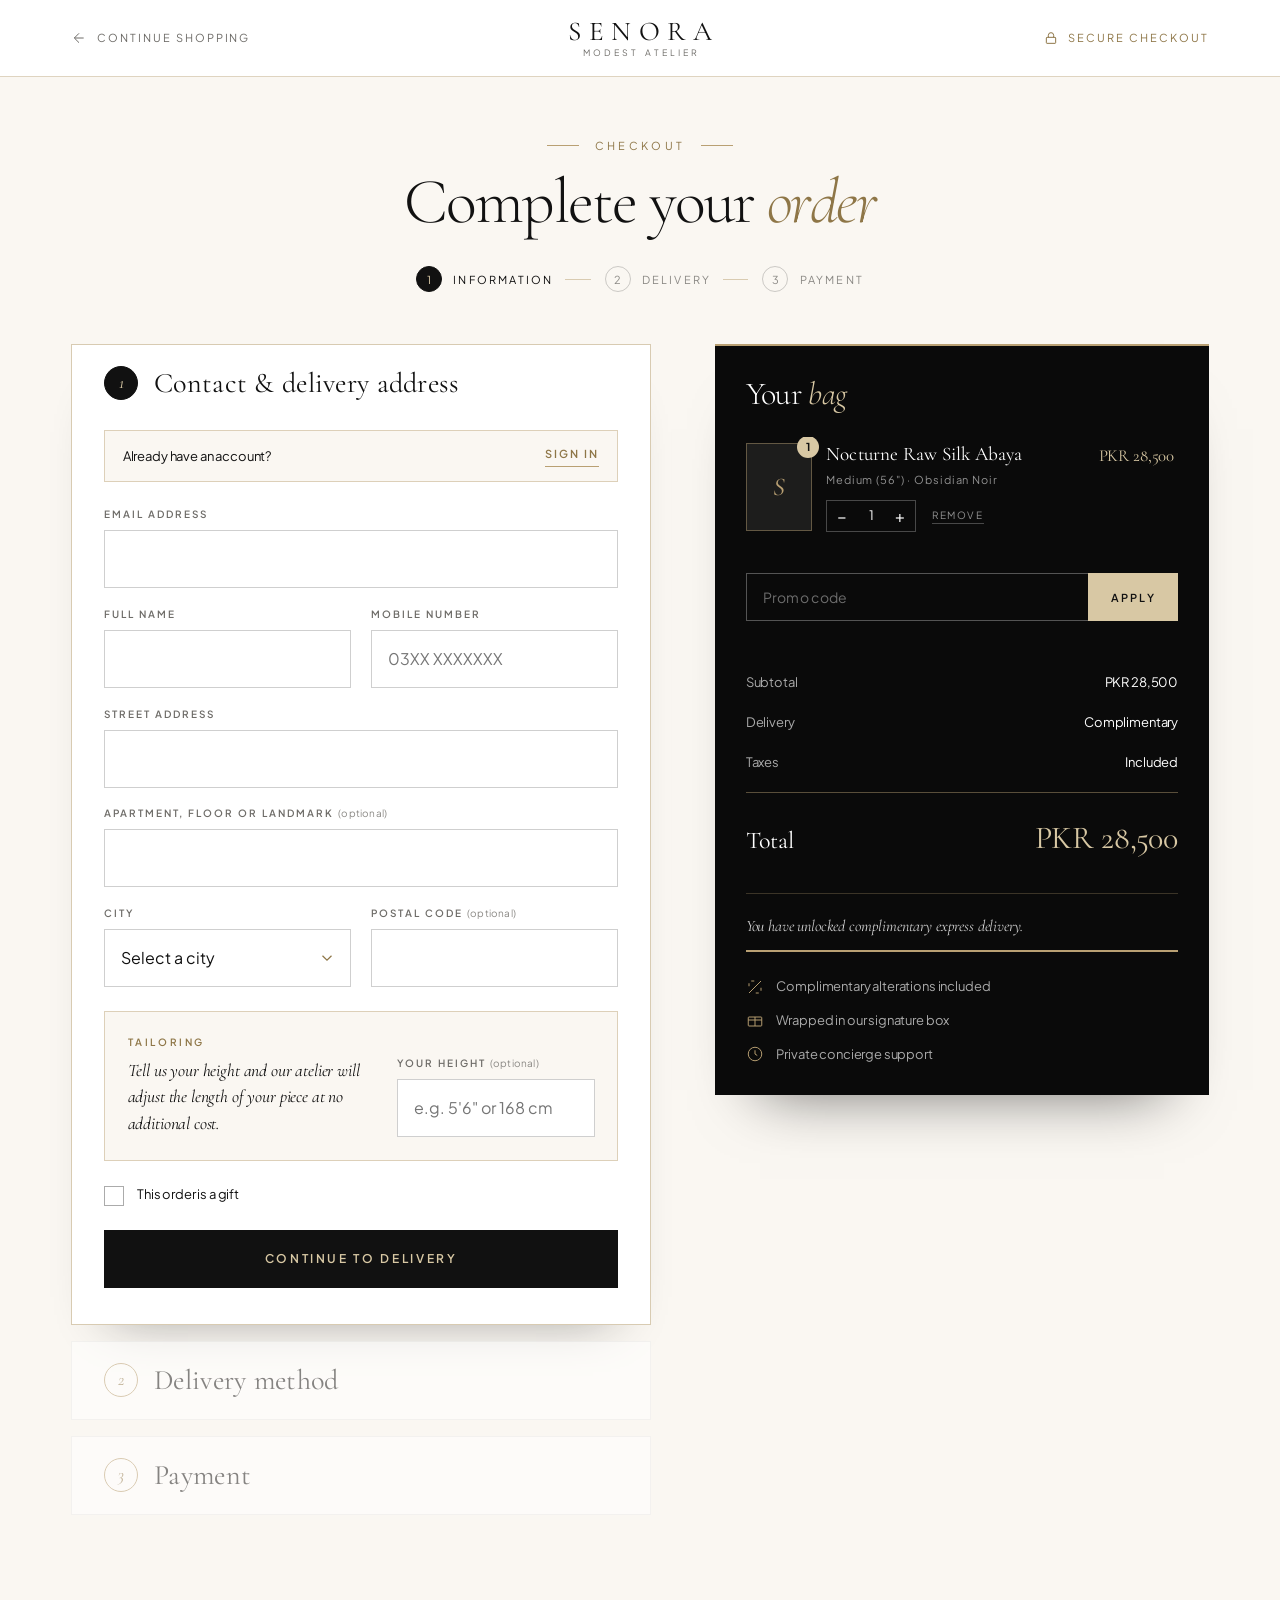
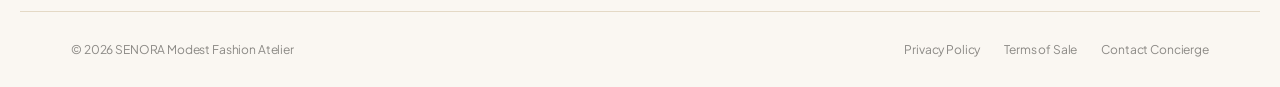
<file: checkout.html>
<!DOCTYPE html>
<html lang="en">
<head>
  <meta charset="UTF-8">
  <meta name="viewport" content="width=device-width, initial-scale=1.0">
  <title>Secure Checkout | SENORA — Luxury Modest Fashion</title>
  <meta name="description" content="Complete your SENORA order: delivery, tailoring notes and payment, in three quiet steps.">
  <meta name="robots" content="noindex">
  <meta name="theme-color" content="#111111">

  <link rel="preconnect" href="https://fonts.googleapis.com">
  <link rel="preconnect" href="https://fonts.gstatic.com" crossorigin>
  <link href="https://fonts.googleapis.com/css2?family=Cormorant+Garamond:ital,wght@0,300;0,400;0,500;0,600;1,400&family=Plus+Jakarta+Sans:wght@300;400;500;600;700&display=swap" rel="stylesheet">
  <link rel="stylesheet" href="css/style.css">
</head>
<body class="page-checkout">

  <a href="#mainContent" class="skip-link">Skip to checkout</a>

  <!-- Slim checkout header -->
  <header class="co-header" role="banner">
    <div class="co-header-inner">
      <a href="shop.html" class="co-back"><svg viewBox="0 0 24 24" fill="none" stroke="currentColor" stroke-width="1.5" aria-hidden="true"><path d="M19 12H5M12 19l-7-7 7-7"/></svg><span>Continue shopping</span></a>
      <a href="index.html" class="co-brand" aria-label="SENORA home"><span class="brand-title">SENORA</span><span class="brand-sub">MODEST ATELIER</span></a>
      <div class="co-secure"><svg viewBox="0 0 24 24" fill="none" stroke="currentColor" stroke-width="1.5" aria-hidden="true"><rect x="5" y="11" width="14" height="9" rx="1"/><path d="M8 11V8a4 4 0 0 1 8 0v3"/></svg><span>Secure checkout</span></div>
    </div>
  </header>

  <main id="mainContent" class="co-main">

    <!-- Checkout flow -->
    <div id="coFlow">
      <div class="co-intro">
        <span class="co-kicker">Checkout</span>
        <h1>Complete your <em>order</em></h1>
        <ol class="co-progress" id="coProgress" aria-label="Checkout progress">
          <li class="is-current" data-progress="info"><span>1</span>Information</li>
          <li data-progress="delivery"><span>2</span>Delivery</li>
          <li data-progress="payment"><span>3</span>Payment</li>
        </ol>
      </div>

      <div class="co-layout">

        <!-- Order summary (first on mobile) -->
        <aside class="co-summary" id="coSummary" aria-label="Order summary">
          <button type="button" class="co-summary-toggle" id="coSummaryToggle" aria-expanded="false" aria-controls="coSummaryBody">
            <span class="co-toggle-label">Show order summary <svg viewBox="0 0 24 24" fill="none" stroke="currentColor" stroke-width="1.6" aria-hidden="true"><polyline points="6 9 12 15 18 9"/></svg></span>
            <strong id="coToggleTotal">PKR 0</strong>
          </button>
          <div class="co-summary-body" id="coSummaryBody">
            <h2 class="co-summary-title">Your <em>bag</em></h2>
            <ul class="co-items" id="coItems"></ul>

            <form class="co-promo" id="coPromoForm" novalidate>
              <label for="coPromo" class="sr-only">Promo code</label>
              <input type="text" id="coPromo" placeholder="Promo code" autocomplete="off" autocapitalize="characters">
              <button type="submit">Apply</button>
            </form>
            <p class="co-promo-msg" id="coPromoMsg" role="status" aria-live="polite"></p>

            <dl class="co-totals">
              <div><dt>Subtotal</dt><dd id="coSubtotal">PKR 0</dd></div>
              <div id="coDiscountRow" hidden><dt>Discount <span id="coDiscountCode"></span></dt><dd id="coDiscount">- PKR 0</dd></div>
              <div><dt>Delivery</dt><dd id="coShipping">PKR 0</dd></div>
              <div><dt>Taxes</dt><dd>Included</dd></div>
              <div class="co-grand"><dt>Total</dt><dd id="coTotal">PKR 0</dd></div>
            </dl>

            <div class="co-meter" id="coMeter">
              <p id="coMeterText"></p>
              <div class="co-meter-track"><span id="coMeterBar"></span></div>
            </div>

            <ul class="co-assurances">
              <li><svg viewBox="0 0 24 24" fill="none" stroke="currentColor" stroke-width="1.3" aria-hidden="true"><path d="M4 20L20 4M7 4h4M4 7v4M13 20h4M20 13v4"/></svg>Complimentary alterations included</li>
              <li><svg viewBox="0 0 24 24" fill="none" stroke="currentColor" stroke-width="1.3" aria-hidden="true"><rect x="3" y="8" width="18" height="12" rx="1"/><path d="M3 12h18M12 8v12"/></svg>Wrapped in our signature box</li>
              <li><svg viewBox="0 0 24 24" fill="none" stroke="currentColor" stroke-width="1.3" aria-hidden="true"><circle cx="12" cy="12" r="9"/><path d="M12 7v5l3 2"/></svg>Private concierge support</li>
            </ul>
          </div>
        </aside>

        <!-- Steps -->
        <div class="co-forms">

          <!-- Step 1 -->
          <section class="co-step is-active" id="stepInfo" data-step="info" aria-labelledby="stepInfoTitle">
            <header class="co-step-head">
              <span class="co-step-num" aria-hidden="true">1</span>
              <h2 id="stepInfoTitle">Contact &amp; delivery address</h2>
              <button type="button" class="co-edit" data-edit="info" hidden>Edit</button>
            </header>
            <p class="co-recap" id="recapInfo" hidden></p>
            <div class="co-step-body">
              <div class="co-account-bar" id="coAccountBar">
                <span id="coAccountText">Already have an account?</span>
                <button type="button" class="co-linkbtn" id="coAccountBtn">Sign in</button>
              </div>
              <form id="formInfo" novalidate autocomplete="on">
                <div class="co-grid">
                  <div class="co-field co-span-2">
                    <label for="coEmail">Email address</label>
                    <input type="email" id="coEmail" name="email" autocomplete="email" inputmode="email" aria-describedby="err-coEmail" required>
                    <p class="co-error" id="err-coEmail" role="alert"></p>
                  </div>
                  <div class="co-field">
                    <label for="coName">Full name</label>
                    <input type="text" id="coName" name="name" autocomplete="name" aria-describedby="err-coName" required>
                    <p class="co-error" id="err-coName" role="alert"></p>
                  </div>
                  <div class="co-field">
                    <label for="coPhone">Mobile number</label>
                    <input type="tel" id="coPhone" name="phone" autocomplete="tel" inputmode="tel" placeholder="03XX XXXXXXX" aria-describedby="err-coPhone" required>
                    <p class="co-error" id="err-coPhone" role="alert"></p>
                  </div>
                  <div class="co-field co-span-2">
                    <label for="coAddress">Street address</label>
                    <input type="text" id="coAddress" name="address" autocomplete="address-line1" aria-describedby="err-coAddress" required>
                    <p class="co-error" id="err-coAddress" role="alert"></p>
                  </div>
                  <div class="co-field co-span-2">
                    <label for="coAddress2">Apartment, floor or landmark <em>(optional)</em></label>
                    <input type="text" id="coAddress2" name="address2" autocomplete="address-line2">
                  </div>
                  <div class="co-field">
                    <label for="coCity">City</label>
                    <select id="coCity" name="city" autocomplete="address-level2" aria-describedby="err-coCity" required>
                      <option value="">Select a city</option>
                      <option>Lahore</option><option>Karachi</option><option>Islamabad</option><option>Rawalpindi</option>
                      <option>Faisalabad</option><option>Multan</option><option>Peshawar</option><option>Quetta</option>
                      <option>Sialkot</option><option>Gujranwala</option><option>Hyderabad</option><option>Other city</option>
                    </select>
                    <p class="co-error" id="err-coCity" role="alert"></p>
                  </div>
                  <div class="co-field">
                    <label for="coPostal">Postal code <em>(optional)</em></label>
                    <input type="text" id="coPostal" name="postal" autocomplete="postal-code" inputmode="numeric">
                  </div>
                </div>

                <div class="co-tailor">
                  <div class="co-tailor-head">
                    <span class="co-tailor-label">Tailoring</span>
                    <p>Tell us your height and our atelier will adjust the length of your piece at no additional cost.</p>
                  </div>
                  <div class="co-field">
                    <label for="coHeight">Your height <em>(optional)</em></label>
                    <input type="text" id="coHeight" name="height" placeholder="e.g. 5'6&quot; or 168 cm" maxlength="20">
                  </div>
                </div>

                <label class="co-check"><input type="checkbox" id="coGift"><span class="co-box" aria-hidden="true"></span><span>This order is a gift</span></label>
                <div class="co-gift" id="coGiftWrap" hidden>
                  <div class="co-field">
                    <label for="coGiftMsg">Handwritten note <em>(optional)</em></label>
                    <textarea id="coGiftMsg" rows="3" maxlength="200" placeholder="Written by hand and placed inside the box. Prices are left off the packing slip."></textarea>
                    <span class="co-count" id="coGiftCount">0 / 200</span>
                  </div>
                </div>

                <label class="co-check" id="coSaveDetailsRow" hidden><input type="checkbox" id="coSaveDetails" checked><span class="co-box" aria-hidden="true"></span><span>Save these details to my account</span></label>

                <button type="submit" class="co-btn">Continue to delivery</button>
              </form>
            </div>
          </section>

          <!-- Step 2 -->
          <section class="co-step is-locked" id="stepDelivery" data-step="delivery" aria-labelledby="stepDeliveryTitle">
            <header class="co-step-head">
              <span class="co-step-num" aria-hidden="true">2</span>
              <h2 id="stepDeliveryTitle">Delivery method</h2>
              <button type="button" class="co-edit" data-edit="delivery" hidden>Edit</button>
            </header>
            <p class="co-recap" id="recapDelivery" hidden></p>
            <div class="co-step-body">
              <form id="formDelivery" novalidate>
                <fieldset class="co-options" id="coDeliveryOptions">
                  <legend class="sr-only">Choose a delivery method</legend>
                </fieldset>
                <button type="submit" class="co-btn">Continue to payment</button>
              </form>
            </div>
          </section>

          <!-- Step 3 -->
          <section class="co-step is-locked" id="stepPayment" data-step="payment" aria-labelledby="stepPaymentTitle">
            <header class="co-step-head">
              <span class="co-step-num" aria-hidden="true">3</span>
              <h2 id="stepPaymentTitle">Payment</h2>
            </header>
            <div class="co-step-body">
              <form id="formPayment" novalidate>
                <fieldset class="co-options" id="coPaymentOptions">
                  <legend class="sr-only">Choose a payment method</legend>

                  <label class="co-option is-selected">
                    <input type="radio" name="payment" value="cod" checked>
                    <span class="co-radio" aria-hidden="true"></span>
                    <span class="co-option-main"><strong>Cash on delivery</strong><small>Pay in cash when your order arrives. Our courier will confirm by phone first.</small></span>
                  </label>

                  <label class="co-option">
                    <input type="radio" name="payment" value="bank">
                    <span class="co-radio" aria-hidden="true"></span>
                    <span class="co-option-main"><strong>Direct bank transfer</strong><small>Transfer to our account and send us the receipt. Your order is prepared once it clears.</small></span>
                  </label>
                  <div class="co-pay-panel" id="panelBank" hidden>
                    <dl>
                      <div><dt>Bank</dt><dd><span class="ph">[Bank name]</span></dd></div>
                      <div><dt>Account title</dt><dd><span class="ph">[Account title]</span></dd></div>
                      <div><dt>IBAN</dt><dd><span class="ph">[IBAN]</span></dd></div>
                    </dl>
                    <p>Please use your order number as the payment reference. It is shown on the confirmation page.</p>
                  </div>

                  <label class="co-option">
                    <input type="radio" name="payment" value="card">
                    <span class="co-radio" aria-hidden="true"></span>
                    <span class="co-option-main"><strong>Credit or debit card</strong><small>Visa, Mastercard and UnionPay.</small></span>
                    <span class="co-card-logos" aria-hidden="true"><i>VISA</i><i>MC</i><i>UP</i></span>
                  </label>
                  <div class="co-pay-panel" id="panelCard" hidden>
                    <div class="co-grid">
                      <div class="co-field co-span-2">
                        <label for="coCardNumber">Card number <span class="co-brand-tag" id="coBrandTag"></span></label>
                        <input type="text" id="coCardNumber" inputmode="numeric" autocomplete="cc-number" placeholder="0000 0000 0000 0000" maxlength="23" aria-describedby="err-coCardNumber">
                        <p class="co-error" id="err-coCardNumber" role="alert"></p>
                      </div>
                      <div class="co-field co-span-2">
                        <label for="coCardName">Name on card</label>
                        <input type="text" id="coCardName" autocomplete="cc-name" aria-describedby="err-coCardName">
                        <p class="co-error" id="err-coCardName" role="alert"></p>
                      </div>
                      <div class="co-field">
                        <label for="coCardExp">Expiry</label>
                        <input type="text" id="coCardExp" inputmode="numeric" autocomplete="cc-exp" placeholder="MM / YY" maxlength="7" aria-describedby="err-coCardExp">
                        <p class="co-error" id="err-coCardExp" role="alert"></p>
                      </div>
                      <div class="co-field">
                        <label for="coCardCvc">Security code</label>
                        <input type="password" id="coCardCvc" inputmode="numeric" autocomplete="cc-csc" placeholder="CVC" maxlength="4" aria-describedby="err-coCardCvc">
                        <p class="co-error" id="err-coCardCvc" role="alert"></p>
                      </div>
                    </div>
                    <p class="co-demo-note">Demo preview: card details are checked for format only. They are never sent or stored.</p>
                  </div>
                </fieldset>

                <label class="co-check co-terms">
                  <input type="checkbox" id="coTerms" aria-describedby="err-coTerms"><span class="co-box" aria-hidden="true"></span>
                  <span>I agree to the <a href="terms.html">Terms of Sale</a> and <a href="privacy.html">Privacy Policy</a>.</span>
                </label>
                <p class="co-error" id="err-coTerms" role="alert"></p>

                <button type="submit" class="co-btn co-btn-place" id="coPlaceBtn"><span class="co-btn-label">Place order</span><span class="co-btn-total" id="coPlaceTotal">PKR 0</span></button>
                <p class="co-demo-note co-center">Demo preview: no order is placed and no payment is taken.</p>
              </form>
            </div>
          </section>
        </div>
      </div>
    </div>

    <!-- Empty bag -->
    <section class="co-empty" id="coEmpty" hidden aria-labelledby="coEmptyTitle">
      <span class="co-kicker">Your bag</span>
      <h1 id="coEmptyTitle">Your bag is <em>empty</em></h1>
      <p>Nothing here yet. Browse the collection and your selections will wait for you.</p>
      <div class="co-empty-links">
        <a href="shop.html" class="co-btn co-btn-inline">Shop the collection</a>
        <a href="collections.html" class="coll-cta">View the collections</a>
      </div>
    </section>

    <!-- Confirmation -->
    <section class="co-confirm" id="coConfirm" hidden aria-labelledby="coConfirmTitle">
      <svg class="co-ring" viewBox="0 0 120 120" aria-hidden="true">
        <circle cx="60" cy="60" r="54" fill="none" stroke="currentColor" stroke-width="1.2"/>
        <path d="M38 62l16 16 30-34" fill="none" stroke="currentColor" stroke-width="2" stroke-linecap="round" stroke-linejoin="round"/>
      </svg>
      <span class="co-kicker">Order received</span>
      <h1 id="coConfirmTitle" tabindex="-1">Thank you, <em id="coConfirmName"></em></h1>
      <p class="co-confirm-lede">Your order is with our atelier. Every piece is pressed, checked and wrapped by hand before it leaves Lahore.</p>
      <div class="co-order-no"><span>Order number</span><strong id="coOrderNo"></strong></div>

      <div class="co-confirm-grid">
        <div><h3>Delivering to</h3><p id="coConfirmAddress"></p></div>
        <div><h3>Delivery</h3><p id="coConfirmDelivery"></p></div>
        <div><h3>Payment</h3><p id="coConfirmPayment"></p></div>
      </div>

      <ul class="co-confirm-items" id="coConfirmItems"></ul>
      <dl class="co-totals co-confirm-totals" id="coConfirmTotals"></dl>

      <div class="co-save" id="coSave" hidden>
        <h2>Keep your details for <em>next time</em></h2>
        <p>Create an account in one step. We will keep this order, your address and your height, so next time is effortless.</p>
        <ul class="co-save-list"><li>Follow this order in My Account</li><li>Your address and length remembered</li><li>Order again in a click</li></ul>
        <form id="coSaveForm" novalidate>
          <div class="co-grid">
            <div class="co-field"><label for="svPass">Choose a password</label><input type="password" id="svPass" autocomplete="new-password" aria-describedby="err-svPass svHint"><p class="acct-hint" id="svHint">At least 8 characters, with a letter and a number.</p><p class="co-error" id="err-svPass" role="alert"></p></div>
            <div class="co-field"><label for="svPass2">Confirm password</label><input type="password" id="svPass2" autocomplete="new-password" aria-describedby="err-svPass2"><p class="co-error" id="err-svPass2" role="alert"></p></div>
          </div>
          <button type="submit" class="co-btn co-btn-inline">Create my account</button>
          <p class="co-demo-note">Demo preview: your password is never stored or checked.</p>
        </form>
      </div>
      <p class="co-saved-note" id="coSavedNote" hidden></p>

      <p class="co-demo-note co-center">Demo preview: this order was not actually placed, and no confirmation email will be sent.</p>
      <div class="co-empty-links">
        <a href="shop.html" class="co-btn co-btn-inline">Continue shopping</a>
        <a href="index.html" class="coll-cta">Return home</a>
      </div>
    </section>

  </main>

  <footer class="co-footer">
    <span>&copy; 2026 SENORA Modest Fashion Atelier</span>
    <nav aria-label="Legal"><a href="privacy.html">Privacy Policy</a><a href="terms.html">Terms of Sale</a><a href="concierge.html">Contact Concierge</a></nav>
  </footer>

  <div class="co-toast" id="coToast" role="status" aria-live="polite"></div>

  <script src="js/account.js"></script>
  <script src="js/checkout.js"></script>
</body>
</html>
</file>
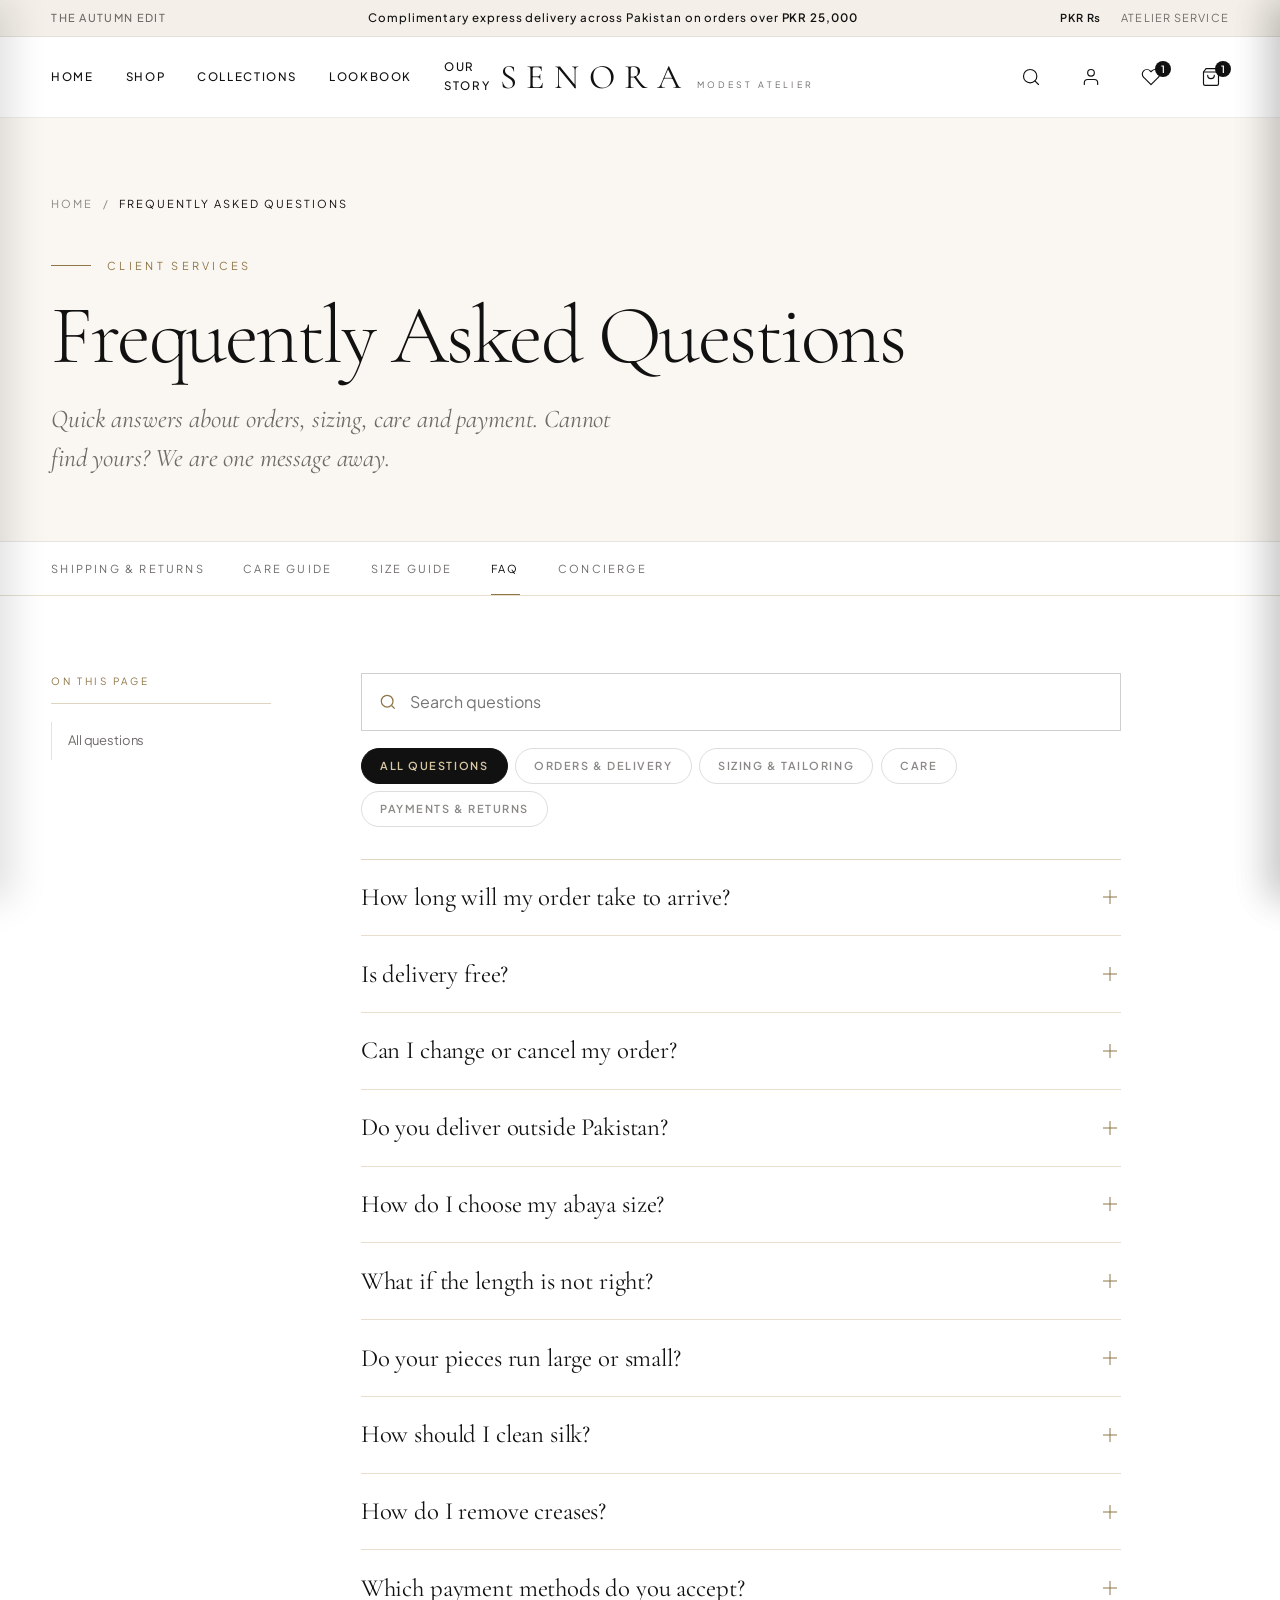
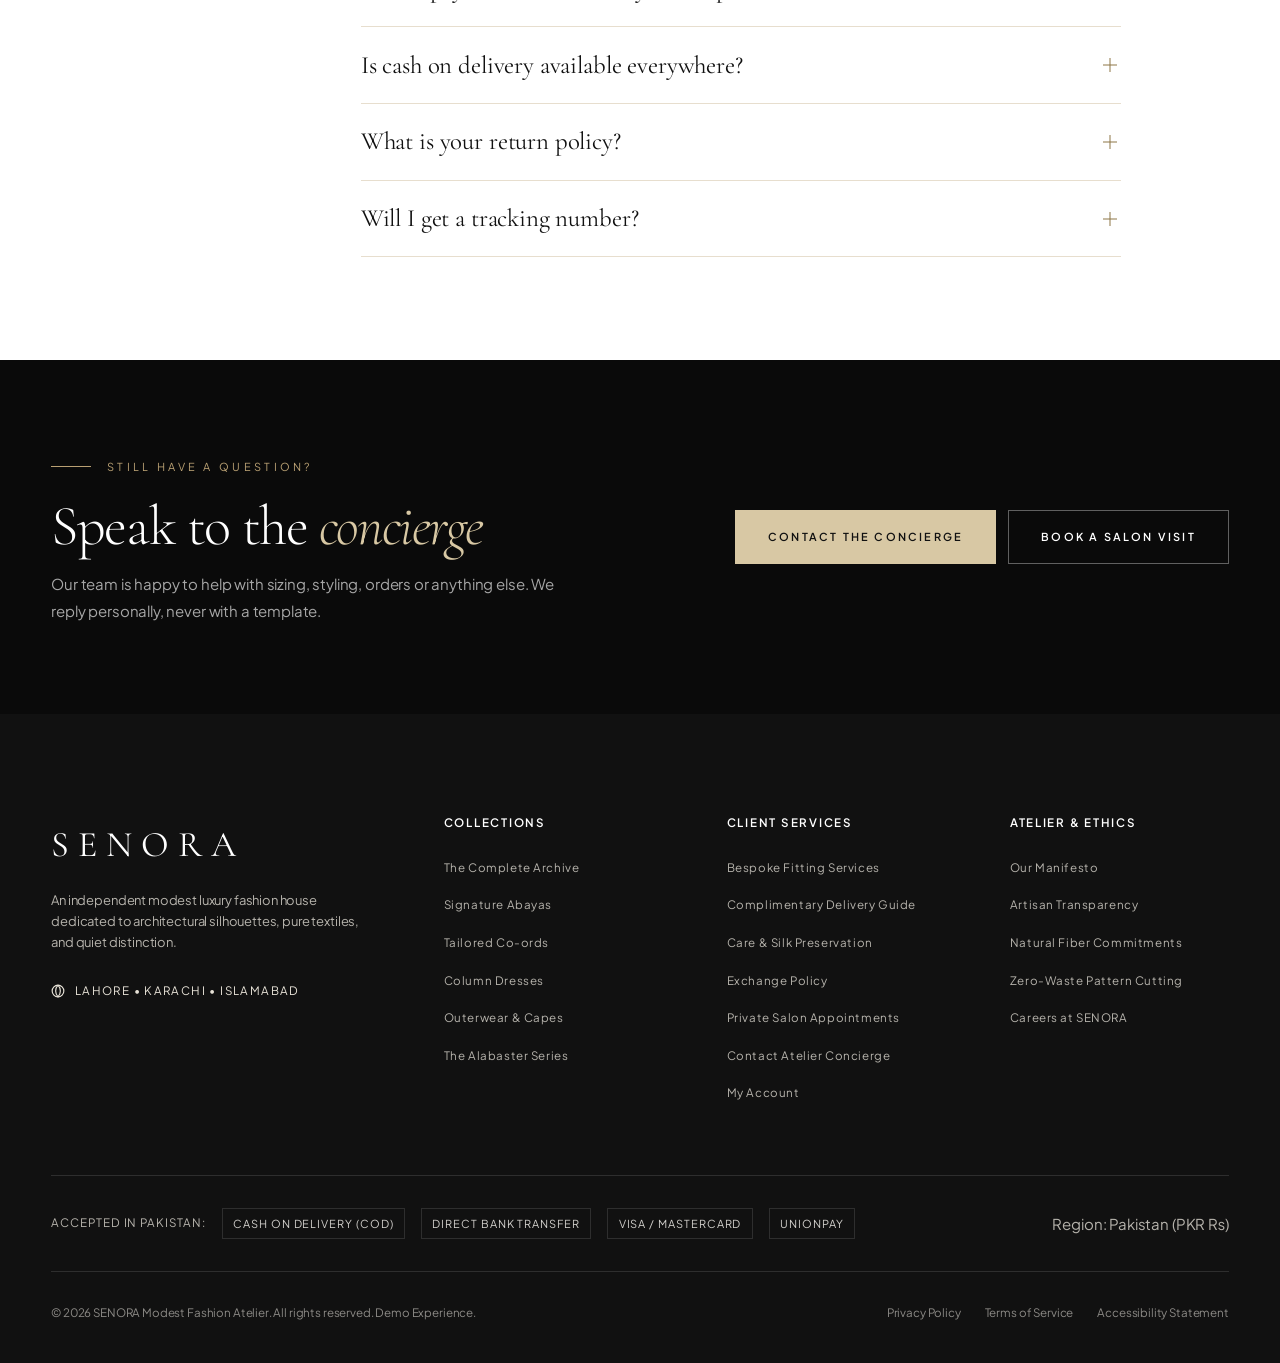
<file: faq.html>
<!DOCTYPE html>
<html lang="en">
<head>
  <meta charset="UTF-8">
  <meta name="viewport" content="width=device-width, initial-scale=1.0">
  <title>Frequently Asked Questions | SENORA — Luxury Modest Fashion</title>
  
  <meta name="description" content="Answers to common questions about SENORA orders, delivery, sizing, care and payments.">
  <meta name="keywords" content="modest fashion, luxury abayas, co-ords, modest dresses, atelier outerwear, Pakistani designer, raw silk, quiet luxury">
  <meta name="theme-color" content="#111111">
  
  <!-- Typography Fonts -->
  <link rel="preconnect" href="https://fonts.googleapis.com">
  <link rel="preconnect" href="https://fonts.gstatic.com" crossorigin>
  <link href="https://fonts.googleapis.com/css2?family=Cormorant+Garamond:ital,wght@0,300;0,400;0,500;0,600;1,400&family=Plus+Jakarta+Sans:wght@300;400;500;600;700&display=swap" rel="stylesheet">
  
  <!-- Stylesheets -->
  <link rel="stylesheet" href="css/style.css">
</head>
<body class="page-info">

  <!-- Accessible Skip to Content -->
  <a href="#mainContent" class="skip-link">Skip to main content</a>

  <!-- 1. Editorial Announcement Bar -->
  <aside class="announcement-bar" role="region" aria-label="Atelier Updates">
    <div class="announcement-container">
      <div class="announcement-meta">THE AUTUMN EDIT</div>
      <div class="announcement-text">
        Complimentary express delivery across Pakistan on orders over <strong>PKR 25,000</strong>
      </div>
      <div class="announcement-controls">
        <span class="currency-badge">PKR ₨</span>
        <a href="concierge.html" class="announcement-service">Atelier Service</a>
      </div>
    </div>
  </aside>

  <!-- 2. Sticky Master Navigation Header -->
  <header class="site-header" role="banner" id="siteHeader">
    <div class="header-container">
      
      <!-- Left: Primary Navigation -->
      <nav class="nav-primary" aria-label="Primary Navigation">
        <a href="index.html" class="nav-link" data-nav="home">Home</a>
        <a href="shop.html" class="nav-link" data-nav="shop">Shop</a>
        <a href="collections.html" class="nav-link" data-nav="collections">Collections</a>
        <a href="lookbook.html" class="nav-link" data-nav="lookbook">Lookbook</a>
        <a href="story.html" class="nav-link" data-nav="story">Our Story</a>
      </nav>

      <!-- Mobile Hamburger Toggle -->
      <button class="nav-toggle" id="mobileNavToggle" type="button" aria-label="Open mobile navigation menu" aria-expanded="false" aria-controls="mobileNavDrawer">
        <span></span>
        <span></span>
      </button>

      <!-- Center: Brand Wordmark -->
      <div class="brand-mark">
        <a href="index.html" aria-label="SENORA Home">
          <span class="brand-title">SENORA</span>
          <span class="brand-sub">MODEST ATELIER</span>
        </a>
      </div>

      <!-- Right: Utility Actions -->
      <div class="header-actions">
        
        <!-- Search Button -->
        <button class="action-btn" id="searchToggleBtn" type="button" aria-label="Search catalog" title="Search" aria-haspopup="dialog" aria-expanded="false" aria-controls="searchModal">
          <svg viewBox="0 0 24 24" fill="none" stroke="currentColor" stroke-linecap="round" stroke-linejoin="round">
            <circle cx="11" cy="11" r="8"></circle>
            <line x1="21" y1="21" x2="16.65" y2="16.65"></line>
          </svg>
        </button>

        <!-- Account Button -->
        <button class="action-btn" id="accountBtn" type="button" aria-label="Sign in or create an account" title="Account" aria-haspopup="dialog" data-account-btn>
          <svg viewBox="0 0 24 24" fill="none" stroke="currentColor" stroke-linecap="round" stroke-linejoin="round">
            <path d="M20 21v-2a4 4 0 0 0-4-4H8a4 4 0 0 0-4 4v2"></path>
            <circle cx="12" cy="7" r="4"></circle>
          </svg>
          <span class="acct-initial" hidden></span>
        </button>

        <!-- Wishlist Button -->
        <button class="action-btn" id="wishlistHeaderBtn" type="button" aria-label="View saved wishlist" title="Wishlist" aria-haspopup="dialog" aria-expanded="false" aria-controls="wishlistDrawer">
          <svg viewBox="0 0 24 24" fill="none" stroke="currentColor" stroke-linecap="round" stroke-linejoin="round">
            <path d="M20.84 4.61a5.5 5.5 0 0 0-7.78 0L12 5.67l-1.06-1.06a5.5 5.5 0 0 0-7.78 7.78l1.06 1.06L12 21.23l7.78-7.78 1.06-1.06a5.5 5.5 0 0 0 0-7.78z"></path>
          </svg>
          <span class="badge-count" id="wishlistCountBadge" style="display: none;">0</span>
        </button>

        <!-- Shopping Bag / Cart Drawer Button -->
        <button class="action-btn" id="cartToggleBtn" type="button" aria-label="Open shopping bag" title="Shopping Bag" aria-haspopup="dialog" aria-expanded="false" aria-controls="cartDrawer">
          <svg viewBox="0 0 24 24" fill="none" stroke="currentColor" stroke-linecap="round" stroke-linejoin="round">
            <path d="M6 2L3 6v14a2 2 0 0 0 2 2h14a2 2 0 0 0 2-2V6l-3-4z"></path>
            <line x1="3" y1="6" x2="21" y2="6"></line>
            <path d="M16 10a4 4 0 0 1-8 0"></path>
          </svg>
          <span class="badge-count" id="cartCountBadge">0</span>
        </button>

      </div>

    </div>
  </header>

  <!-- Main Content Landmark -->
  <main id="mainContent">
    <section class="info-hero">
      <div class="container">
        <nav class="info-crumbs" aria-label="Breadcrumb"><a href="index.html">Home</a><span>/</span><span class="current">Frequently Asked Questions</span></nav>
        <span class="info-kicker">Client Services</span>
        <h1>Frequently Asked Questions</h1>
        <p class="info-lede">Quick answers about orders, sizing, care and payment. Cannot find yours? We are one message away.</p>
      </div>
    </section>
    <nav class="help-tabs" aria-label="Help topics"><div class="container help-tabs-inner"><a href="shipping.html">Shipping &amp; Returns</a><a href="care.html">Care Guide</a><a href="size-guide.html">Size Guide</a><a href="faq.html" class="is-active" aria-current="page">FAQ</a><a href="concierge.html">Concierge</a></div></nav>
    <section class="info-body">
      <div class="container info-grid">
        <aside class="info-toc" aria-label="On this page">
          <span class="info-toc-label">On this page</span>
          <ul><li><a href="#faqList" data-toc="faqList">All questions</a></li></ul>
        </aside>
        <article class="info-content">
          

          <div class="faq-tools">
            <label for="faqSearch" class="sr-only">Search questions</label>
            <input type="search" id="faqSearch" class="faq-search" placeholder="Search questions" autocomplete="off">
            <div class="faq-pills" role="group" aria-label="Filter by topic"><button type="button" class="filter-pill is-active" data-faq-cat="all" aria-pressed="true">All questions</button><button type="button" class="filter-pill" data-faq-cat="orders" aria-pressed="false">Orders &amp; delivery</button><button type="button" class="filter-pill" data-faq-cat="sizing" aria-pressed="false">Sizing &amp; tailoring</button><button type="button" class="filter-pill" data-faq-cat="care" aria-pressed="false">Care</button><button type="button" class="filter-pill" data-faq-cat="payments" aria-pressed="false">Payments &amp; returns</button></div>
          </div>
          <div class="faq-list" id="faqList"><details class="faq-item" data-cat="orders"><summary>How long will my order take to arrive?<span class="faq-plus" aria-hidden="true"></span></summary><div class="faq-a"><p>Express delivery takes 1 to 3 business days and standard delivery 3 to 6 business days from dispatch. Made-to-measure pieces need a little longer. See <a href="shipping.html#delivery">Shipping &amp; Returns</a> for the full table.</p></div></details><details class="faq-item" data-cat="orders"><summary>Is delivery free?<span class="faq-plus" aria-hidden="true"></span></summary><div class="faq-a"><p>Express delivery is complimentary on orders over PKR 25,000. Below that, express costs PKR 800 and standard costs PKR 400. Collecting from our salon is always complimentary.</p></div></details><details class="faq-item" data-cat="orders"><summary>Can I change or cancel my order?<span class="faq-plus" aria-hidden="true"></span></summary><div class="faq-a"><p>Please write to our <a href="concierge.html">concierge</a> as soon as possible with your order number. If your piece has not yet been cut or altered, we will happily make the change.</p></div></details><details class="faq-item" data-cat="orders"><summary>Do you deliver outside Pakistan?<span class="faq-plus" aria-hidden="true"></span></summary><div class="faq-a"><p>We currently deliver within Pakistan only. Write to us if you are abroad and we will see what we can arrange.</p></div></details><details class="faq-item" data-cat="sizing"><summary>How do I choose my abaya size?<span class="faq-plus" aria-hidden="true"></span></summary><div class="faq-a"><p>Abayas are sized by length (52", 54", 56", 58"). Measure from your shoulder to the floor, or use our <a href="size-guide.html#abayas">height guide</a>. Between two lengths, take the longer one.</p></div></details><details class="faq-item" data-cat="sizing"><summary>What if the length is not right?<span class="faq-plus" aria-hidden="true"></span></summary><div class="faq-a"><p>Every piece includes complimentary alterations to length. Enter your height at checkout or <a href="concierge.html#appointment">book a fitting</a>, and our atelier will adjust it by hand.</p></div></details><details class="faq-item" data-cat="sizing"><summary>Do your pieces run large or small?<span class="faq-plus" aria-hidden="true"></span></summary><div class="faq-a"><p>Our abayas are cut relaxed and our co-ords and dresses are tailored with ease. Each product page describes its fit, and our concierge will gladly advise on a specific piece.</p></div></details><details class="faq-item" data-cat="care"><summary>How should I clean silk?<span class="faq-plus" aria-hidden="true"></span></summary><div class="faq-a"><p>Dry clean structured or lined silk. Unlined silk can be hand washed cool with a pH-neutral detergent. Always check the care label first. Our <a href="care.html#silk">care guide</a> has the details.</p></div></details><details class="faq-item" data-cat="care"><summary>How do I remove creases?<span class="faq-plus" aria-hidden="true"></span></summary><div class="faq-a"><p>Steam is the gentlest option for every fabric we use. For silk, steam from the inside or iron on the reverse on low heat with a cloth between.</p></div></details><details class="faq-item" data-cat="payments"><summary>Which payment methods do you accept?<span class="faq-plus" aria-hidden="true"></span></summary><div class="faq-a"><p>Cash on delivery, direct bank transfer, and Visa, Mastercard and UnionPay cards.</p></div></details><details class="faq-item" data-cat="payments"><summary>Is cash on delivery available everywhere?<span class="faq-plus" aria-hidden="true"></span></summary><div class="faq-a"><p>It is available across Pakistan. For larger orders we may call to confirm, or ask for a small advance, before preparing your piece.</p></div></details><details class="faq-item" data-cat="payments"><summary>What is your return policy?<span class="faq-plus" aria-hidden="true"></span></summary><div class="faq-a"><p>You can request an exchange or return within the period stated on our <a href="shipping.html#returns">returns page</a>, provided the piece is unworn with its tags attached. Altered pieces can be exchanged only if faulty.</p></div></details><details class="faq-item" data-cat="payments"><summary>Will I get a tracking number?<span class="faq-plus" aria-hidden="true"></span></summary><div class="faq-a"><p>Yes. We send tracking details as soon as your order is dispatched.</p></div></details></div>
          <p class="faq-empty" id="faqEmpty" hidden>No questions match your search. <a href="concierge.html">Ask our concierge</a> and we will answer personally.</p>

        </article>
      </div>
    </section>

    <section class="info-cta" aria-labelledby="ctaHeading">
      <div class="container info-cta-inner">
        <div>
          <span class="home-kicker">Still have a question?</span>
          <h2 id="ctaHeading">Speak to the <em>concierge</em></h2>
          <p>Our team is happy to help with sizing, styling, orders or anything else. We reply personally, never with a template.</p>
        </div>
        <div class="info-cta-actions">
          <a href="concierge.html" class="shop-btn-gold">Contact The Concierge</a>
          <a href="concierge.html#appointment" class="shop-btn-ghost">Book A Salon Visit</a>
        </div>
      </div>
    </section>

  </main>

  <!-- 10. Polished Editorial Footer (Exact Match with Homepage) -->
  <footer class="site-footer" role="contentinfo">
    <div class="container">
      
      <div class="footer-top">
        
        <!-- Brand Information -->
        <div class="footer-brand">
          <span class="footer-logo">SENORA</span>
          <p class="footer-tagline">
            An independent modest luxury fashion house dedicated to architectural silhouettes, pure textiles, and quiet distinction.
          </p>
          <div class="footer-atelier-badge">
            <svg width="14" height="14" viewBox="0 0 24 24" fill="none" stroke="currentColor" stroke-width="2"><circle cx="12" cy="12" r="10"/><path d="M12 2a14.5 14.5 0 0 0 0 20 14.5 14.5 0 0 0 0-20"/></svg>
            <span>Lahore • Karachi • Islamabad</span>
          </div>
        </div>

        <!-- Column 1: Collections -->
        <div class="footer-col">
          <h6>Collections</h6>
          <ul class="footer-links">
            <li><a href="shop.html">The Complete Archive</a></li>
            <li><a href="shop.html#abayas">Signature Abayas</a></li>
            <li><a href="shop.html#coords">Tailored Co-ords</a></li>
            <li><a href="shop.html#dresses">Column Dresses</a></li>
            <li><a href="shop.html#outerwear">Outerwear & Capes</a></li>
            <li><a href="index.html#campaign">The Alabaster Series</a></li>
          </ul>
        </div>

        <!-- Column 2: Client Care -->
        <div class="footer-col">
          <h6>Client Services</h6>
          <ul class="footer-links">
            <li><a href="size-guide.html#bespoke">Bespoke Fitting Services</a></li>
            <li><a href="shipping.html#delivery">Complimentary Delivery Guide</a></li>
            <li><a href="care.html">Care & Silk Preservation</a></li>
            <li><a href="shipping.html#returns">Exchange Policy</a></li>
            <li><a href="concierge.html#appointment">Private Salon Appointments</a></li>
            <li><a href="concierge.html">Contact Atelier Concierge</a></li>
            <li><a href="account.html">My Account</a></li>
          </ul>
        </div>

        <!-- Column 3: Atelier Ethics -->
        <div class="footer-col">
          <h6>Atelier & Ethics</h6>
          <ul class="footer-links">
            <li><a href="story.html#manifesto">Our Manifesto</a></li>
            <li><a href="story.html#artisans">Artisan Transparency</a></li>
            <li><a href="story.html#materials">Natural Fiber Commitments</a></li>
            <li><a href="story.html#materials">Zero-Waste Pattern Cutting</a></li>
            <li><a href="concierge.html#contact">Careers at SENORA</a></li>
          </ul>
        </div>

      </div>

      <!-- Payment & Security Strip -->
      <div class="footer-payment-strip">
        <div class="payment-methods">
          <span>Accepted in Pakistan:</span>
          <span class="payment-tag">Cash on Delivery (COD)</span>
          <span class="payment-tag">Direct Bank Transfer</span>
          <span class="payment-tag">Visa / Mastercard</span>
          <span class="payment-tag">UnionPay</span>
        </div>
        <div class="footer-region">
          <span>Region: Pakistan (PKR ₨)</span>
        </div>
      </div>

      <!-- Copyright Bottom Bar -->
      <div class="footer-bottom">
        <p>&copy; 2026 SENORA Modest Fashion Atelier. All rights reserved. Demo Experience.</p>
        <div style="display: flex; gap: 1.5rem;">
          <a href="privacy.html">Privacy Policy</a>
          <a href="terms.html">Terms of Service</a>
          <a href="accessibility.html">Accessibility Statement</a>
        </div>
      </div>

    </div>
  </footer>

  <!-- =========================================================================
       Global Interactive Overlays (Shared across SENORA)
       ========================================================================= -->

  <!-- Shopping Bag / Cart Drawer -->
  <div class="cart-drawer-overlay" id="cartDrawerOverlay" aria-hidden="true"></div>
  <aside 
    class="cart-drawer" 
    id="cartDrawer" 
    role="dialog" 
    aria-modal="true" 
    aria-labelledby="cartDrawerTitle" 
    aria-hidden="true"
  >
    <div class="cart-header">
      <h3 id="cartDrawerTitle">Shopping Bag</h3>
      <button class="drawer-close-btn" id="cartCloseBtn" type="button" aria-label="Close shopping bag drawer">
        <svg width="20" height="20" viewBox="0 0 24 24" fill="none" stroke="currentColor" stroke-width="2">
          <line x1="18" y1="6" x2="6" y2="18"></line>
          <line x1="6" y1="6" x2="18" y2="18"></line>
        </svg>
      </button>
    </div>

    <!-- Free Shipping Progress Meter -->
    <div class="shipping-meter-box">
      <p class="shipping-meter-text" id="shippingMeterText">
        Add <strong>PKR 25,000</strong> to qualify for complimentary delivery.
      </p>
      <div class="shipping-progress-bar" role="progressbar" aria-label="Progress towards free delivery">
        <div class="shipping-progress-fill" id="shippingProgressBar" style="width: 0%;"></div>
      </div>
    </div>

    <!-- Scrollable Item List -->
    <div class="cart-items-container" id="cartItemsContainer">
      <!-- Populated via JavaScript -->
    </div>

    <!-- Cart Footer & Checkout Action -->
    <div class="cart-footer">
      <div class="cart-subtotal-row">
        <span>Estimated Subtotal</span>
        <strong id="cartSubtotalAmount">PKR 0</strong>
      </div>
      <p class="cart-note">Taxes calculated at checkout. Complimentary alterations included.</p>
      <button class="btn btn-primary cart-checkout-btn" id="cartCheckoutBtn" type="button">
        Proceed to Checkout
      </button>
      <span class="cart-demo-badge">Demo Mode: No payment is processed</span>
    </div>
  </aside>

  <!-- Interactive Wishlist Drawer -->
  <div class="cart-drawer-overlay" id="wishlistDrawerOverlay" aria-hidden="true"></div>
  <aside 
    class="cart-drawer" 
    id="wishlistDrawer" 
    role="dialog" 
    aria-modal="true" 
    aria-labelledby="wishlistDrawerTitle" 
    aria-hidden="true"
  >
    <div class="cart-header">
      <h3 id="wishlistDrawerTitle">Saved Pieces</h3>
      <button class="drawer-close-btn" id="wishlistCloseBtn" type="button" aria-label="Close saved pieces drawer">
        <svg width="20" height="20" viewBox="0 0 24 24" fill="none" stroke="currentColor" stroke-width="2">
          <line x1="18" y1="6" x2="6" y2="18"></line>
          <line x1="6" y1="6" x2="18" y2="18"></line>
        </svg>
      </button>
    </div>

    <div class="shipping-meter-box" style="background-color: var(--color-white); border-bottom: var(--border-hairline);">
      <p class="shipping-meter-text" style="color: var(--color-stone-muted); margin-bottom: 0;">
        Pieces saved for your private curation.
      </p>
    </div>

    <!-- Scrollable Wishlist Items Container -->
    <div class="cart-items-container" id="wishlistItemsContainer">
      <!-- Populated via JavaScript -->
    </div>

    <!-- Wishlist Footer -->
    <div class="cart-footer">
      <button class="btn btn-primary" style="width: 100%;" id="wishlistExploreBtn" type="button">
        Explore The Edit
      </button>
      <span class="cart-demo-badge">In-Memory Session Wishlist</span>
    </div>
  </aside>

  <!-- Search Overlay Modal -->
  <div 
    class="search-modal" 
    id="searchModal" 
    role="dialog" 
    aria-modal="true" 
    aria-labelledby="searchModalTitle" 
    aria-hidden="true"
  >
    <div class="search-container">
      <button class="search-close-btn" id="searchCloseBtn" type="button" aria-label="Close search overlay">
        <svg width="20" height="20" viewBox="0 0 24 24" fill="none" stroke="currentColor" stroke-width="2">
          <line x1="18" y1="6" x2="6" y2="18"></line>
          <line x1="6" y1="6" x2="18" y2="18"></line>
        </svg>
      </button>

      <h3 class="search-title" id="searchModalTitle">Search Atelier Collection</h3>

      <div class="search-input-wrapper">
        <svg width="20" height="20" viewBox="0 0 24 24" fill="none" stroke="currentColor" stroke-width="2">
          <circle cx="11" cy="11" r="8"></circle>
          <line x1="21" y1="21" x2="16.65" y2="16.65"></line>
        </svg>
        <input 
          type="search" 
          id="searchInput" 
          class="search-input" 
          placeholder="Search abayas, co-ords, dresses, outerwear..." 
          autocomplete="off"
        >
      </div>

      <!-- Quick Search Suggestions -->
      <div class="search-popular-tags">
        <span style="color: var(--color-stone); font-size: 0.75rem;">Suggestions:</span>
        <button type="button" class="search-tag">Silk Abaya</button>
        <button type="button" class="search-tag">Sand Co-ord</button>
        <button type="button" class="search-tag">Column Dress</button>
        <button type="button" class="search-tag">Trench Cape</button>
      </div>

      <!-- Results Container -->
      <div class="search-results-list" id="searchResultsList" role="region" aria-live="polite">
        <!-- Live search matches injected via JavaScript -->
      </div>
    </div>
  </div>

  <!-- Premium Product Detail Modal -->
  <div class="product-modal-backdrop" id="productModalBackdrop" aria-hidden="true"></div>
  <div 
    class="product-modal" 
    id="productModal" 
    role="dialog" 
    aria-modal="true" 
    aria-labelledby="modalProductTitle" 
    aria-hidden="true"
  >
    <div class="product-modal-container">
      <button class="product-modal-close" id="productModalClose" type="button" aria-label="Close product details">
        <svg width="22" height="22" viewBox="0 0 24 24" fill="none" stroke="currentColor" stroke-width="2">
          <line x1="18" y1="6" x2="6" y2="18"></line>
          <line x1="6" y1="6" x2="18" y2="18"></line>
        </svg>
      </button>

      <div class="product-modal-body" id="productModalBody">
        <!-- Populated via JavaScript -->
      </div>
    </div>
  </div>

  <!-- Mobile Navigation Drawer & Dedicated Backdrop -->
  <div class="mobile-nav-overlay" id="mobileNavOverlay" aria-hidden="true"></div>
  <aside 
    class="mobile-nav-drawer" 
    id="mobileNavDrawer" 
    role="dialog" 
    aria-modal="true" 
    aria-label="Mobile Navigation"
  >
    <div class="mobile-nav-header">
      <span class="brand-title" style="font-size: 1.5rem;">SENORA</span>
      <button id="mobileNavClose" type="button" aria-label="Close navigation" style="padding: 0.5rem;">
        <svg width="22" height="22" viewBox="0 0 24 24" fill="none" stroke="currentColor" stroke-width="2">
          <line x1="18" y1="6" x2="6" y2="18"></line>
          <line x1="6" y1="6" x2="18" y2="18"></line>
        </svg>
      </button>
    </div>

    <nav class="mobile-nav-links">
      <a href="index.html" data-nav="home">Home</a>
      <a href="shop.html" data-nav="shop">Shop</a>
      <a href="collections.html" class="is-active" data-nav="collections">Collections</a>
      <a href="lookbook.html" data-nav="lookbook">Lookbook</a>
      <a href="story.html" data-nav="story">Our Story</a>
      <a href="account.html" data-account-open="auto" data-account-label>Sign In / Create Account</a>
    </nav>

    <div class="mobile-nav-footer">
      <div style="font-size: 0.75rem; text-transform: uppercase; letter-spacing: 0.1em; color: var(--color-stone);">
        Currency: Pakistan (PKR)
      </div>
      <p style="font-size: 0.8125rem; color: var(--color-stone-muted); line-height: 1.5;">
        Complimentary delivery across Pakistan on orders over PKR 25,000.
      </p>
    </div>
  </aside>

  <!-- Toast Notification Hub -->
  <div class="toast-container" id="toastContainer" aria-live="polite"></div>

  <!-- Shared Application Logic -->
  <script src="js/main.js"></script>
  <script src="js/account.js"></script>
</body>
</html>
</file>
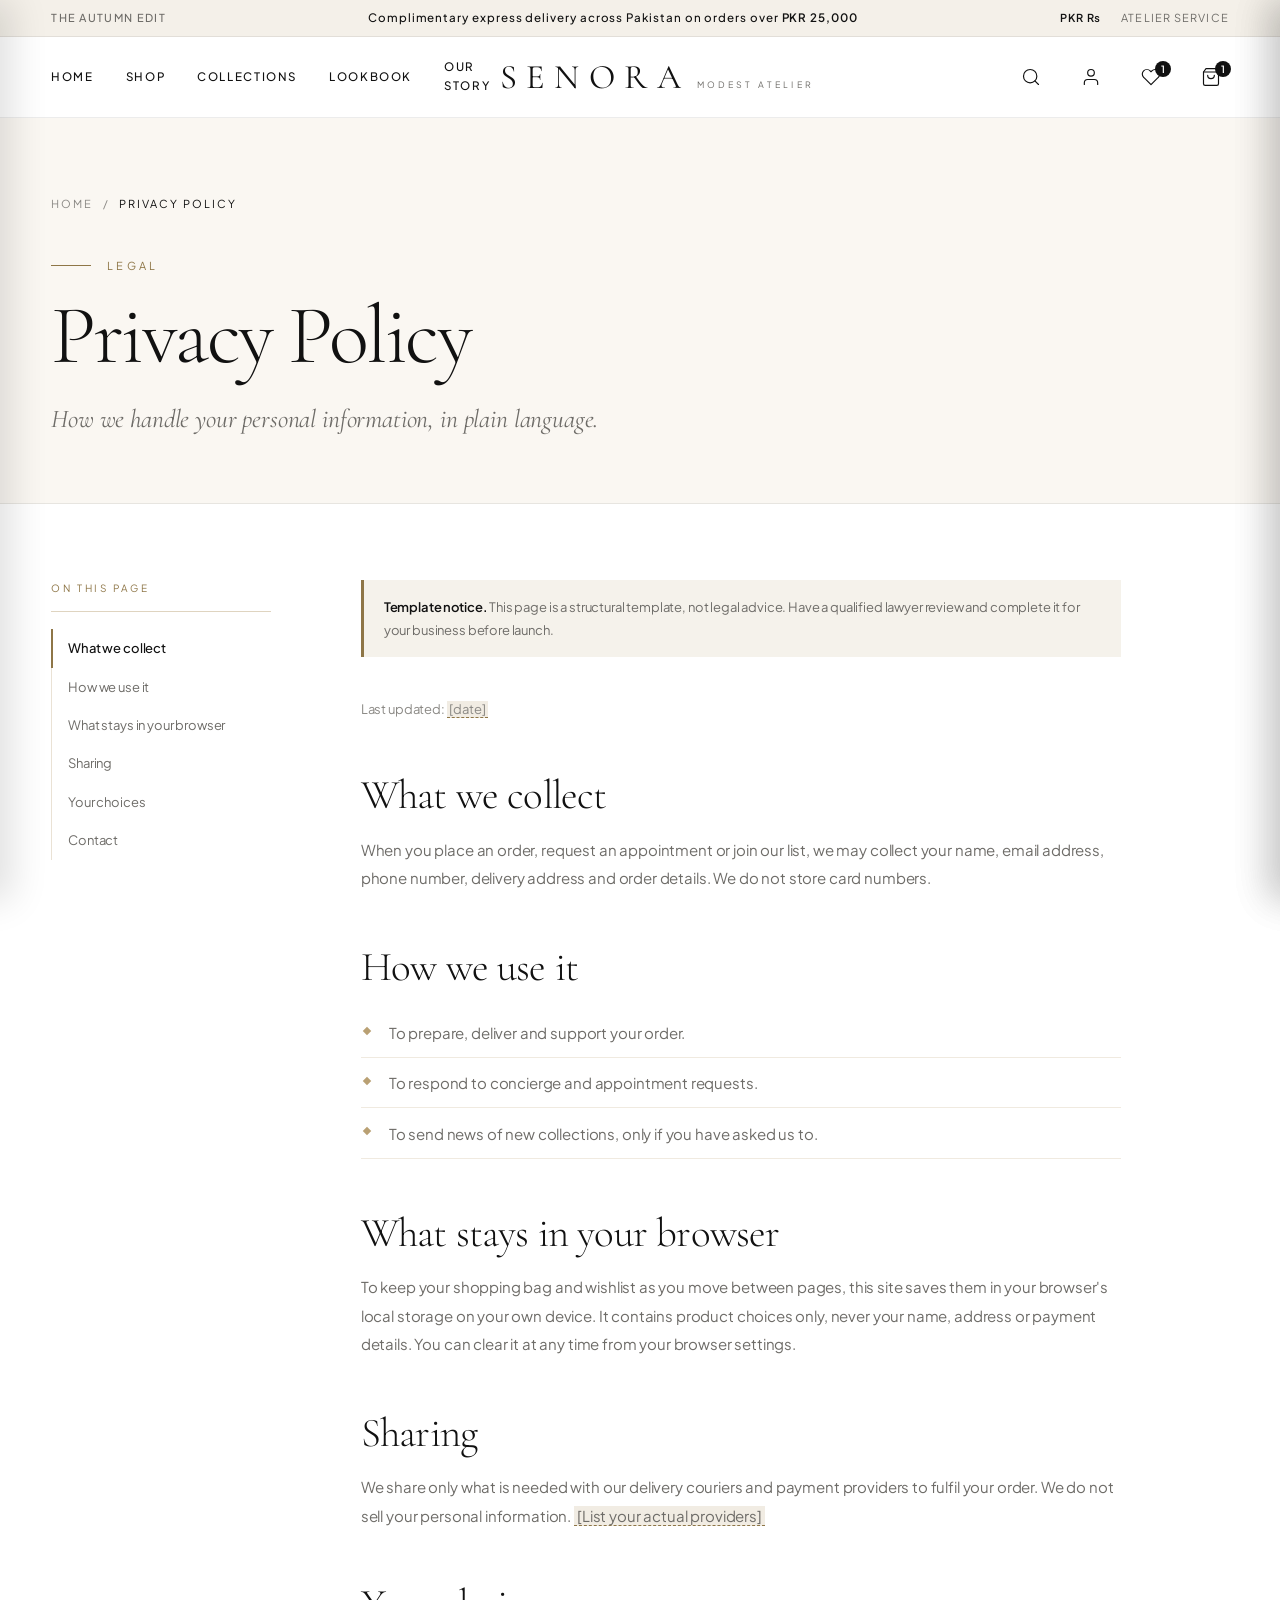
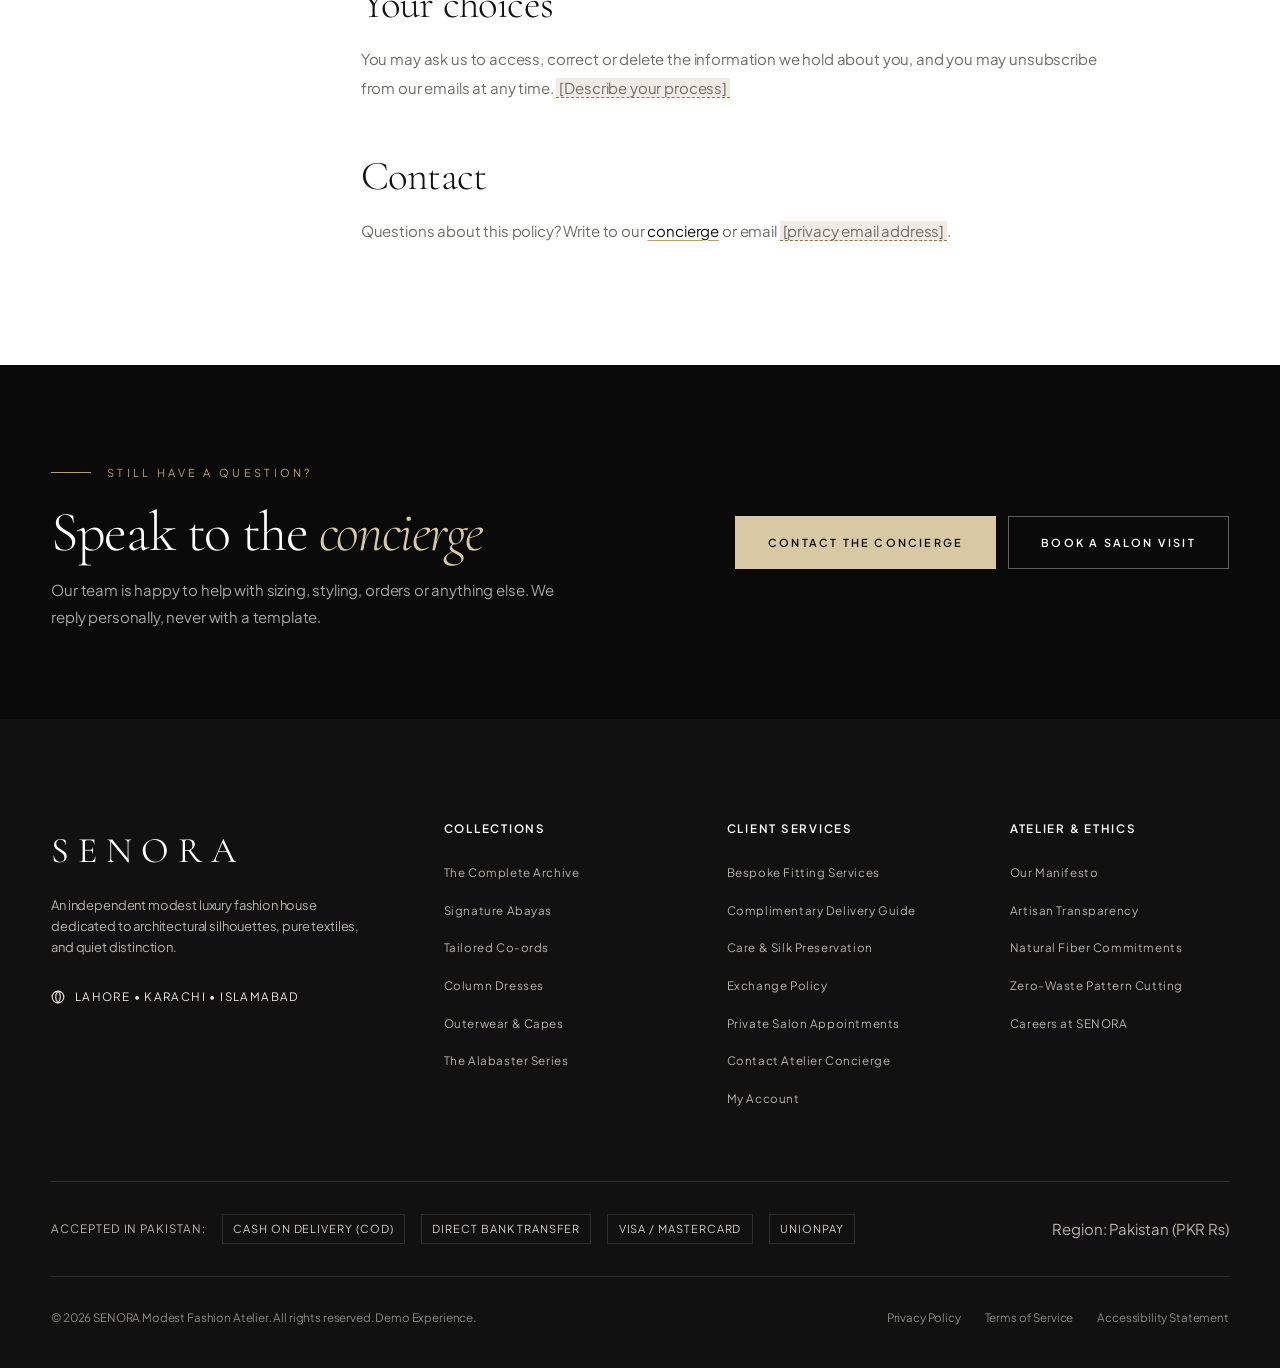
<file: privacy.html>
<!DOCTYPE html>
<html lang="en">
<head>
  <meta charset="UTF-8">
  <meta name="viewport" content="width=device-width, initial-scale=1.0">
  <title>Privacy Policy | SENORA — Luxury Modest Fashion</title>
  
  <meta name="description" content="How SENORA collects, uses and protects your personal information.">
  <meta name="keywords" content="modest fashion, luxury abayas, co-ords, modest dresses, atelier outerwear, Pakistani designer, raw silk, quiet luxury">
  <meta name="theme-color" content="#111111">
  
  <!-- Typography Fonts -->
  <link rel="preconnect" href="https://fonts.googleapis.com">
  <link rel="preconnect" href="https://fonts.gstatic.com" crossorigin>
  <link href="https://fonts.googleapis.com/css2?family=Cormorant+Garamond:ital,wght@0,300;0,400;0,500;0,600;1,400&family=Plus+Jakarta+Sans:wght@300;400;500;600;700&display=swap" rel="stylesheet">
  
  <!-- Stylesheets -->
  <link rel="stylesheet" href="css/style.css">
</head>
<body class="page-info">

  <!-- Accessible Skip to Content -->
  <a href="#mainContent" class="skip-link">Skip to main content</a>

  <!-- 1. Editorial Announcement Bar -->
  <aside class="announcement-bar" role="region" aria-label="Atelier Updates">
    <div class="announcement-container">
      <div class="announcement-meta">THE AUTUMN EDIT</div>
      <div class="announcement-text">
        Complimentary express delivery across Pakistan on orders over <strong>PKR 25,000</strong>
      </div>
      <div class="announcement-controls">
        <span class="currency-badge">PKR ₨</span>
        <a href="concierge.html" class="announcement-service">Atelier Service</a>
      </div>
    </div>
  </aside>

  <!-- 2. Sticky Master Navigation Header -->
  <header class="site-header" role="banner" id="siteHeader">
    <div class="header-container">
      
      <!-- Left: Primary Navigation -->
      <nav class="nav-primary" aria-label="Primary Navigation">
        <a href="index.html" class="nav-link" data-nav="home">Home</a>
        <a href="shop.html" class="nav-link" data-nav="shop">Shop</a>
        <a href="collections.html" class="nav-link" data-nav="collections">Collections</a>
        <a href="lookbook.html" class="nav-link" data-nav="lookbook">Lookbook</a>
        <a href="story.html" class="nav-link" data-nav="story">Our Story</a>
      </nav>

      <!-- Mobile Hamburger Toggle -->
      <button class="nav-toggle" id="mobileNavToggle" type="button" aria-label="Open mobile navigation menu" aria-expanded="false" aria-controls="mobileNavDrawer">
        <span></span>
        <span></span>
      </button>

      <!-- Center: Brand Wordmark -->
      <div class="brand-mark">
        <a href="index.html" aria-label="SENORA Home">
          <span class="brand-title">SENORA</span>
          <span class="brand-sub">MODEST ATELIER</span>
        </a>
      </div>

      <!-- Right: Utility Actions -->
      <div class="header-actions">
        
        <!-- Search Button -->
        <button class="action-btn" id="searchToggleBtn" type="button" aria-label="Search catalog" title="Search" aria-haspopup="dialog" aria-expanded="false" aria-controls="searchModal">
          <svg viewBox="0 0 24 24" fill="none" stroke="currentColor" stroke-linecap="round" stroke-linejoin="round">
            <circle cx="11" cy="11" r="8"></circle>
            <line x1="21" y1="21" x2="16.65" y2="16.65"></line>
          </svg>
        </button>

        <!-- Account Button -->
        <button class="action-btn" id="accountBtn" type="button" aria-label="Sign in or create an account" title="Account" aria-haspopup="dialog" data-account-btn>
          <svg viewBox="0 0 24 24" fill="none" stroke="currentColor" stroke-linecap="round" stroke-linejoin="round">
            <path d="M20 21v-2a4 4 0 0 0-4-4H8a4 4 0 0 0-4 4v2"></path>
            <circle cx="12" cy="7" r="4"></circle>
          </svg>
          <span class="acct-initial" hidden></span>
        </button>

        <!-- Wishlist Button -->
        <button class="action-btn" id="wishlistHeaderBtn" type="button" aria-label="View saved wishlist" title="Wishlist" aria-haspopup="dialog" aria-expanded="false" aria-controls="wishlistDrawer">
          <svg viewBox="0 0 24 24" fill="none" stroke="currentColor" stroke-linecap="round" stroke-linejoin="round">
            <path d="M20.84 4.61a5.5 5.5 0 0 0-7.78 0L12 5.67l-1.06-1.06a5.5 5.5 0 0 0-7.78 7.78l1.06 1.06L12 21.23l7.78-7.78 1.06-1.06a5.5 5.5 0 0 0 0-7.78z"></path>
          </svg>
          <span class="badge-count" id="wishlistCountBadge" style="display: none;">0</span>
        </button>

        <!-- Shopping Bag / Cart Drawer Button -->
        <button class="action-btn" id="cartToggleBtn" type="button" aria-label="Open shopping bag" title="Shopping Bag" aria-haspopup="dialog" aria-expanded="false" aria-controls="cartDrawer">
          <svg viewBox="0 0 24 24" fill="none" stroke="currentColor" stroke-linecap="round" stroke-linejoin="round">
            <path d="M6 2L3 6v14a2 2 0 0 0 2 2h14a2 2 0 0 0 2-2V6l-3-4z"></path>
            <line x1="3" y1="6" x2="21" y2="6"></line>
            <path d="M16 10a4 4 0 0 1-8 0"></path>
          </svg>
          <span class="badge-count" id="cartCountBadge">0</span>
        </button>

      </div>

    </div>
  </header>

  <!-- Main Content Landmark -->
  <main id="mainContent">
    <section class="info-hero">
      <div class="container">
        <nav class="info-crumbs" aria-label="Breadcrumb"><a href="index.html">Home</a><span>/</span><span class="current">Privacy Policy</span></nav>
        <span class="info-kicker">Legal</span>
        <h1>Privacy Policy</h1>
        <p class="info-lede">How we handle your personal information, in plain language.</p>
      </div>
    </section>
    
    <section class="info-body">
      <div class="container info-grid">
        <aside class="info-toc" aria-label="On this page">
          <span class="info-toc-label">On this page</span>
          <ul><li><a href="#collect" data-toc="collect">What we collect</a></li><li><a href="#use" data-toc="use">How we use it</a></li><li><a href="#browser" data-toc="browser">What stays in your browser</a></li><li><a href="#share" data-toc="share">Sharing</a></li><li><a href="#rights" data-toc="rights">Your choices</a></li><li><a href="#contact" data-toc="contact">Contact</a></li></ul>
        </aside>
        <article class="info-content">
          <div class="info-note"><strong>Template notice.</strong> This page is a structural template, not legal advice. Have a qualified lawyer review and complete it for your business before launch.</div>

          <p class="info-small">Last updated: <span class="ph">[date]</span></p>
          <h2 id="collect">What we collect</h2>
          <p>When you place an order, request an appointment or join our list, we may collect your name, email address, phone number, delivery address and order details. We do not store card numbers.</p>
          <h2 id="use">How we use it</h2>
          <ul class="info-list"><li>To prepare, deliver and support your order.</li><li>To respond to concierge and appointment requests.</li><li>To send news of new collections, only if you have asked us to.</li></ul>
          <h2 id="browser">What stays in your browser</h2>
          <p>To keep your shopping bag and wishlist as you move between pages, this site saves them in your browser's local storage on your own device. It contains product choices only, never your name, address or payment details. You can clear it at any time from your browser settings.</p>
          <h2 id="share">Sharing</h2>
          <p>We share only what is needed with our delivery couriers and payment providers to fulfil your order. We do not sell your personal information. <span class="ph">[List your actual providers]</span></p>
          <h2 id="rights">Your choices</h2>
          <p>You may ask us to access, correct or delete the information we hold about you, and you may unsubscribe from our emails at any time. <span class="ph">[Describe your process]</span></p>
          <h2 id="contact">Contact</h2>
          <p>Questions about this policy? Write to our <a href="concierge.html#contact">concierge</a> or email <span class="ph">[privacy email address]</span>.</p>

        </article>
      </div>
    </section>

    <section class="info-cta" aria-labelledby="ctaHeading">
      <div class="container info-cta-inner">
        <div>
          <span class="home-kicker">Still have a question?</span>
          <h2 id="ctaHeading">Speak to the <em>concierge</em></h2>
          <p>Our team is happy to help with sizing, styling, orders or anything else. We reply personally, never with a template.</p>
        </div>
        <div class="info-cta-actions">
          <a href="concierge.html" class="shop-btn-gold">Contact The Concierge</a>
          <a href="concierge.html#appointment" class="shop-btn-ghost">Book A Salon Visit</a>
        </div>
      </div>
    </section>

  </main>

  <!-- 10. Polished Editorial Footer (Exact Match with Homepage) -->
  <footer class="site-footer" role="contentinfo">
    <div class="container">
      
      <div class="footer-top">
        
        <!-- Brand Information -->
        <div class="footer-brand">
          <span class="footer-logo">SENORA</span>
          <p class="footer-tagline">
            An independent modest luxury fashion house dedicated to architectural silhouettes, pure textiles, and quiet distinction.
          </p>
          <div class="footer-atelier-badge">
            <svg width="14" height="14" viewBox="0 0 24 24" fill="none" stroke="currentColor" stroke-width="2"><circle cx="12" cy="12" r="10"/><path d="M12 2a14.5 14.5 0 0 0 0 20 14.5 14.5 0 0 0 0-20"/></svg>
            <span>Lahore • Karachi • Islamabad</span>
          </div>
        </div>

        <!-- Column 1: Collections -->
        <div class="footer-col">
          <h6>Collections</h6>
          <ul class="footer-links">
            <li><a href="shop.html">The Complete Archive</a></li>
            <li><a href="shop.html#abayas">Signature Abayas</a></li>
            <li><a href="shop.html#coords">Tailored Co-ords</a></li>
            <li><a href="shop.html#dresses">Column Dresses</a></li>
            <li><a href="shop.html#outerwear">Outerwear & Capes</a></li>
            <li><a href="index.html#campaign">The Alabaster Series</a></li>
          </ul>
        </div>

        <!-- Column 2: Client Care -->
        <div class="footer-col">
          <h6>Client Services</h6>
          <ul class="footer-links">
            <li><a href="size-guide.html#bespoke">Bespoke Fitting Services</a></li>
            <li><a href="shipping.html#delivery">Complimentary Delivery Guide</a></li>
            <li><a href="care.html">Care & Silk Preservation</a></li>
            <li><a href="shipping.html#returns">Exchange Policy</a></li>
            <li><a href="concierge.html#appointment">Private Salon Appointments</a></li>
            <li><a href="concierge.html">Contact Atelier Concierge</a></li>
            <li><a href="account.html">My Account</a></li>
          </ul>
        </div>

        <!-- Column 3: Atelier Ethics -->
        <div class="footer-col">
          <h6>Atelier & Ethics</h6>
          <ul class="footer-links">
            <li><a href="story.html#manifesto">Our Manifesto</a></li>
            <li><a href="story.html#artisans">Artisan Transparency</a></li>
            <li><a href="story.html#materials">Natural Fiber Commitments</a></li>
            <li><a href="story.html#materials">Zero-Waste Pattern Cutting</a></li>
            <li><a href="concierge.html#contact">Careers at SENORA</a></li>
          </ul>
        </div>

      </div>

      <!-- Payment & Security Strip -->
      <div class="footer-payment-strip">
        <div class="payment-methods">
          <span>Accepted in Pakistan:</span>
          <span class="payment-tag">Cash on Delivery (COD)</span>
          <span class="payment-tag">Direct Bank Transfer</span>
          <span class="payment-tag">Visa / Mastercard</span>
          <span class="payment-tag">UnionPay</span>
        </div>
        <div class="footer-region">
          <span>Region: Pakistan (PKR ₨)</span>
        </div>
      </div>

      <!-- Copyright Bottom Bar -->
      <div class="footer-bottom">
        <p>&copy; 2026 SENORA Modest Fashion Atelier. All rights reserved. Demo Experience.</p>
        <div style="display: flex; gap: 1.5rem;">
          <a href="privacy.html">Privacy Policy</a>
          <a href="terms.html">Terms of Service</a>
          <a href="accessibility.html">Accessibility Statement</a>
        </div>
      </div>

    </div>
  </footer>

  <!-- =========================================================================
       Global Interactive Overlays (Shared across SENORA)
       ========================================================================= -->

  <!-- Shopping Bag / Cart Drawer -->
  <div class="cart-drawer-overlay" id="cartDrawerOverlay" aria-hidden="true"></div>
  <aside 
    class="cart-drawer" 
    id="cartDrawer" 
    role="dialog" 
    aria-modal="true" 
    aria-labelledby="cartDrawerTitle" 
    aria-hidden="true"
  >
    <div class="cart-header">
      <h3 id="cartDrawerTitle">Shopping Bag</h3>
      <button class="drawer-close-btn" id="cartCloseBtn" type="button" aria-label="Close shopping bag drawer">
        <svg width="20" height="20" viewBox="0 0 24 24" fill="none" stroke="currentColor" stroke-width="2">
          <line x1="18" y1="6" x2="6" y2="18"></line>
          <line x1="6" y1="6" x2="18" y2="18"></line>
        </svg>
      </button>
    </div>

    <!-- Free Shipping Progress Meter -->
    <div class="shipping-meter-box">
      <p class="shipping-meter-text" id="shippingMeterText">
        Add <strong>PKR 25,000</strong> to qualify for complimentary delivery.
      </p>
      <div class="shipping-progress-bar" role="progressbar" aria-label="Progress towards free delivery">
        <div class="shipping-progress-fill" id="shippingProgressBar" style="width: 0%;"></div>
      </div>
    </div>

    <!-- Scrollable Item List -->
    <div class="cart-items-container" id="cartItemsContainer">
      <!-- Populated via JavaScript -->
    </div>

    <!-- Cart Footer & Checkout Action -->
    <div class="cart-footer">
      <div class="cart-subtotal-row">
        <span>Estimated Subtotal</span>
        <strong id="cartSubtotalAmount">PKR 0</strong>
      </div>
      <p class="cart-note">Taxes calculated at checkout. Complimentary alterations included.</p>
      <button class="btn btn-primary cart-checkout-btn" id="cartCheckoutBtn" type="button">
        Proceed to Checkout
      </button>
      <span class="cart-demo-badge">Demo Mode: No payment is processed</span>
    </div>
  </aside>

  <!-- Interactive Wishlist Drawer -->
  <div class="cart-drawer-overlay" id="wishlistDrawerOverlay" aria-hidden="true"></div>
  <aside 
    class="cart-drawer" 
    id="wishlistDrawer" 
    role="dialog" 
    aria-modal="true" 
    aria-labelledby="wishlistDrawerTitle" 
    aria-hidden="true"
  >
    <div class="cart-header">
      <h3 id="wishlistDrawerTitle">Saved Pieces</h3>
      <button class="drawer-close-btn" id="wishlistCloseBtn" type="button" aria-label="Close saved pieces drawer">
        <svg width="20" height="20" viewBox="0 0 24 24" fill="none" stroke="currentColor" stroke-width="2">
          <line x1="18" y1="6" x2="6" y2="18"></line>
          <line x1="6" y1="6" x2="18" y2="18"></line>
        </svg>
      </button>
    </div>

    <div class="shipping-meter-box" style="background-color: var(--color-white); border-bottom: var(--border-hairline);">
      <p class="shipping-meter-text" style="color: var(--color-stone-muted); margin-bottom: 0;">
        Pieces saved for your private curation.
      </p>
    </div>

    <!-- Scrollable Wishlist Items Container -->
    <div class="cart-items-container" id="wishlistItemsContainer">
      <!-- Populated via JavaScript -->
    </div>

    <!-- Wishlist Footer -->
    <div class="cart-footer">
      <button class="btn btn-primary" style="width: 100%;" id="wishlistExploreBtn" type="button">
        Explore The Edit
      </button>
      <span class="cart-demo-badge">In-Memory Session Wishlist</span>
    </div>
  </aside>

  <!-- Search Overlay Modal -->
  <div 
    class="search-modal" 
    id="searchModal" 
    role="dialog" 
    aria-modal="true" 
    aria-labelledby="searchModalTitle" 
    aria-hidden="true"
  >
    <div class="search-container">
      <button class="search-close-btn" id="searchCloseBtn" type="button" aria-label="Close search overlay">
        <svg width="20" height="20" viewBox="0 0 24 24" fill="none" stroke="currentColor" stroke-width="2">
          <line x1="18" y1="6" x2="6" y2="18"></line>
          <line x1="6" y1="6" x2="18" y2="18"></line>
        </svg>
      </button>

      <h3 class="search-title" id="searchModalTitle">Search Atelier Collection</h3>

      <div class="search-input-wrapper">
        <svg width="20" height="20" viewBox="0 0 24 24" fill="none" stroke="currentColor" stroke-width="2">
          <circle cx="11" cy="11" r="8"></circle>
          <line x1="21" y1="21" x2="16.65" y2="16.65"></line>
        </svg>
        <input 
          type="search" 
          id="searchInput" 
          class="search-input" 
          placeholder="Search abayas, co-ords, dresses, outerwear..." 
          autocomplete="off"
        >
      </div>

      <!-- Quick Search Suggestions -->
      <div class="search-popular-tags">
        <span style="color: var(--color-stone); font-size: 0.75rem;">Suggestions:</span>
        <button type="button" class="search-tag">Silk Abaya</button>
        <button type="button" class="search-tag">Sand Co-ord</button>
        <button type="button" class="search-tag">Column Dress</button>
        <button type="button" class="search-tag">Trench Cape</button>
      </div>

      <!-- Results Container -->
      <div class="search-results-list" id="searchResultsList" role="region" aria-live="polite">
        <!-- Live search matches injected via JavaScript -->
      </div>
    </div>
  </div>

  <!-- Premium Product Detail Modal -->
  <div class="product-modal-backdrop" id="productModalBackdrop" aria-hidden="true"></div>
  <div 
    class="product-modal" 
    id="productModal" 
    role="dialog" 
    aria-modal="true" 
    aria-labelledby="modalProductTitle" 
    aria-hidden="true"
  >
    <div class="product-modal-container">
      <button class="product-modal-close" id="productModalClose" type="button" aria-label="Close product details">
        <svg width="22" height="22" viewBox="0 0 24 24" fill="none" stroke="currentColor" stroke-width="2">
          <line x1="18" y1="6" x2="6" y2="18"></line>
          <line x1="6" y1="6" x2="18" y2="18"></line>
        </svg>
      </button>

      <div class="product-modal-body" id="productModalBody">
        <!-- Populated via JavaScript -->
      </div>
    </div>
  </div>

  <!-- Mobile Navigation Drawer & Dedicated Backdrop -->
  <div class="mobile-nav-overlay" id="mobileNavOverlay" aria-hidden="true"></div>
  <aside 
    class="mobile-nav-drawer" 
    id="mobileNavDrawer" 
    role="dialog" 
    aria-modal="true" 
    aria-label="Mobile Navigation"
  >
    <div class="mobile-nav-header">
      <span class="brand-title" style="font-size: 1.5rem;">SENORA</span>
      <button id="mobileNavClose" type="button" aria-label="Close navigation" style="padding: 0.5rem;">
        <svg width="22" height="22" viewBox="0 0 24 24" fill="none" stroke="currentColor" stroke-width="2">
          <line x1="18" y1="6" x2="6" y2="18"></line>
          <line x1="6" y1="6" x2="18" y2="18"></line>
        </svg>
      </button>
    </div>

    <nav class="mobile-nav-links">
      <a href="index.html" data-nav="home">Home</a>
      <a href="shop.html" data-nav="shop">Shop</a>
      <a href="collections.html" class="is-active" data-nav="collections">Collections</a>
      <a href="lookbook.html" data-nav="lookbook">Lookbook</a>
      <a href="story.html" data-nav="story">Our Story</a>
      <a href="account.html" data-account-open="auto" data-account-label>Sign In / Create Account</a>
    </nav>

    <div class="mobile-nav-footer">
      <div style="font-size: 0.75rem; text-transform: uppercase; letter-spacing: 0.1em; color: var(--color-stone);">
        Currency: Pakistan (PKR)
      </div>
      <p style="font-size: 0.8125rem; color: var(--color-stone-muted); line-height: 1.5;">
        Complimentary delivery across Pakistan on orders over PKR 25,000.
      </p>
    </div>
  </aside>

  <!-- Toast Notification Hub -->
  <div class="toast-container" id="toastContainer" aria-live="polite"></div>

  <!-- Shared Application Logic -->
  <script src="js/main.js"></script>
  <script src="js/account.js"></script>
</body>
</html>
</file>
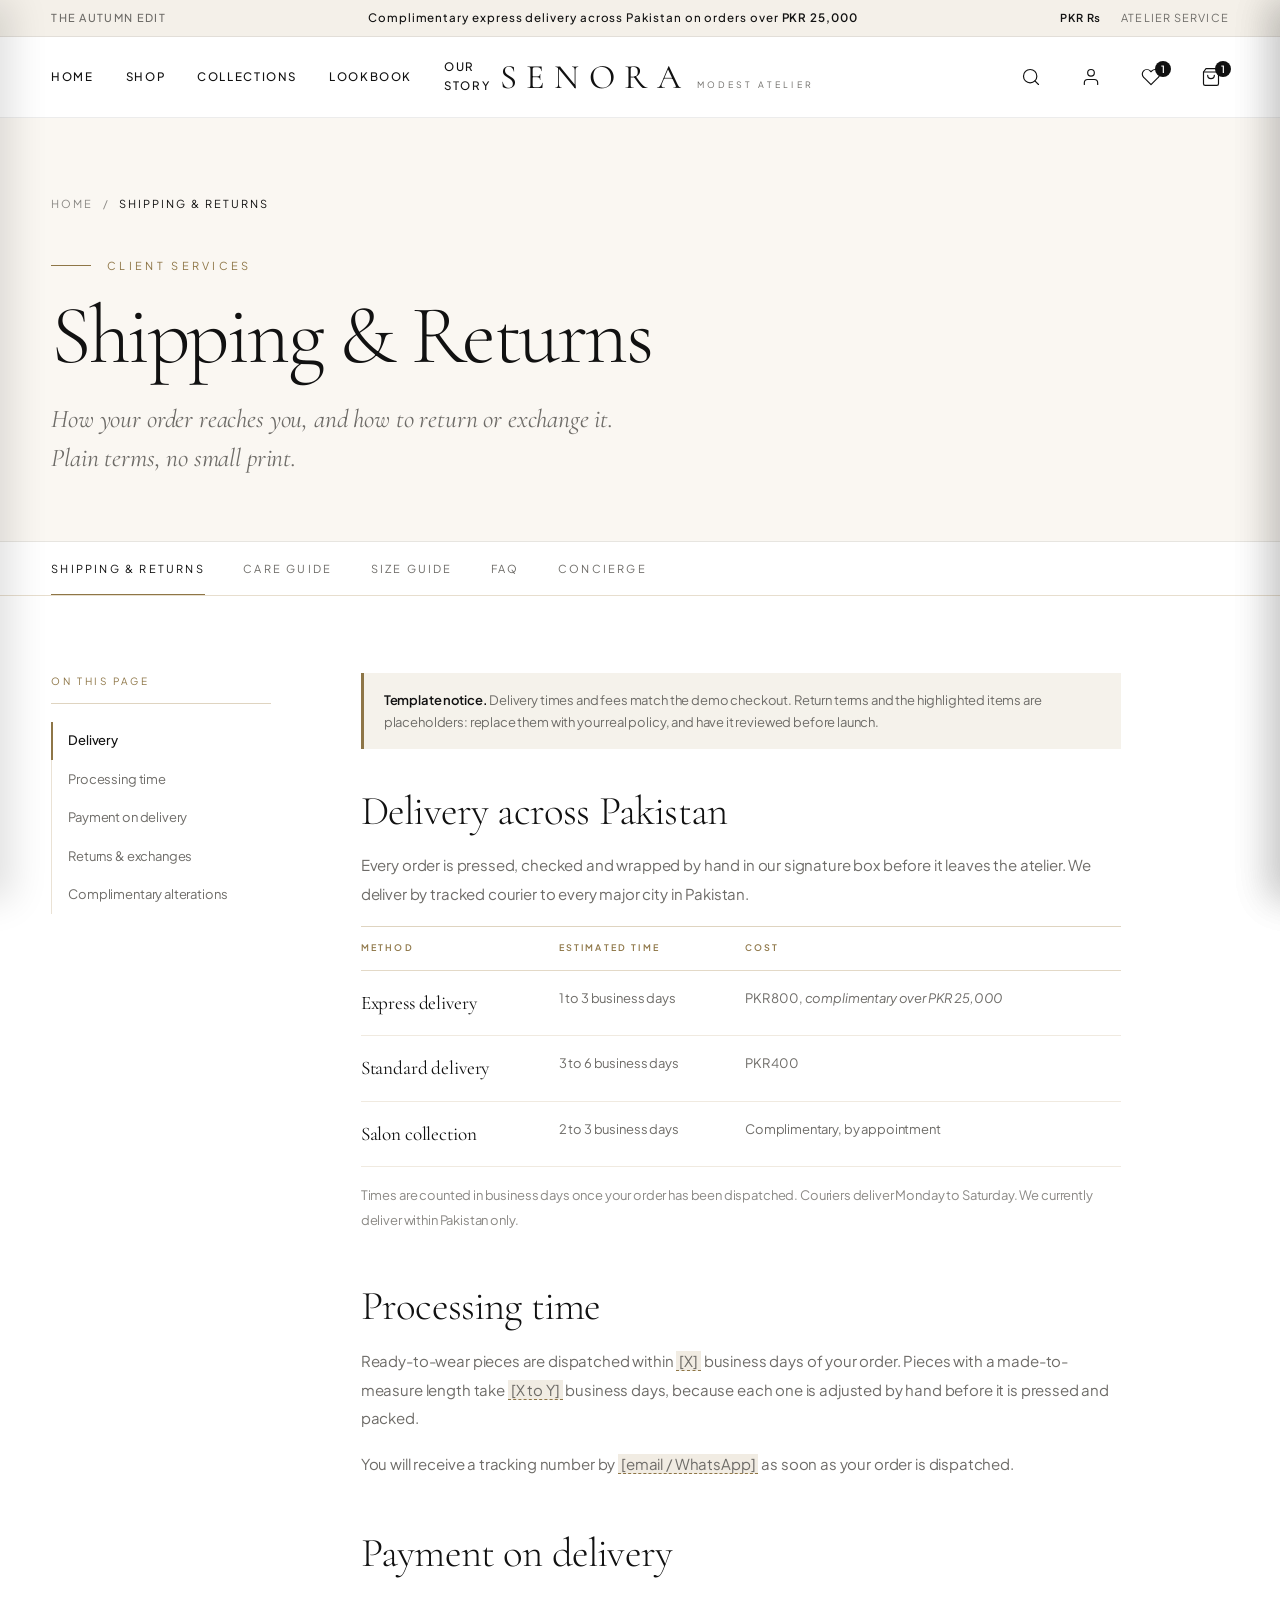
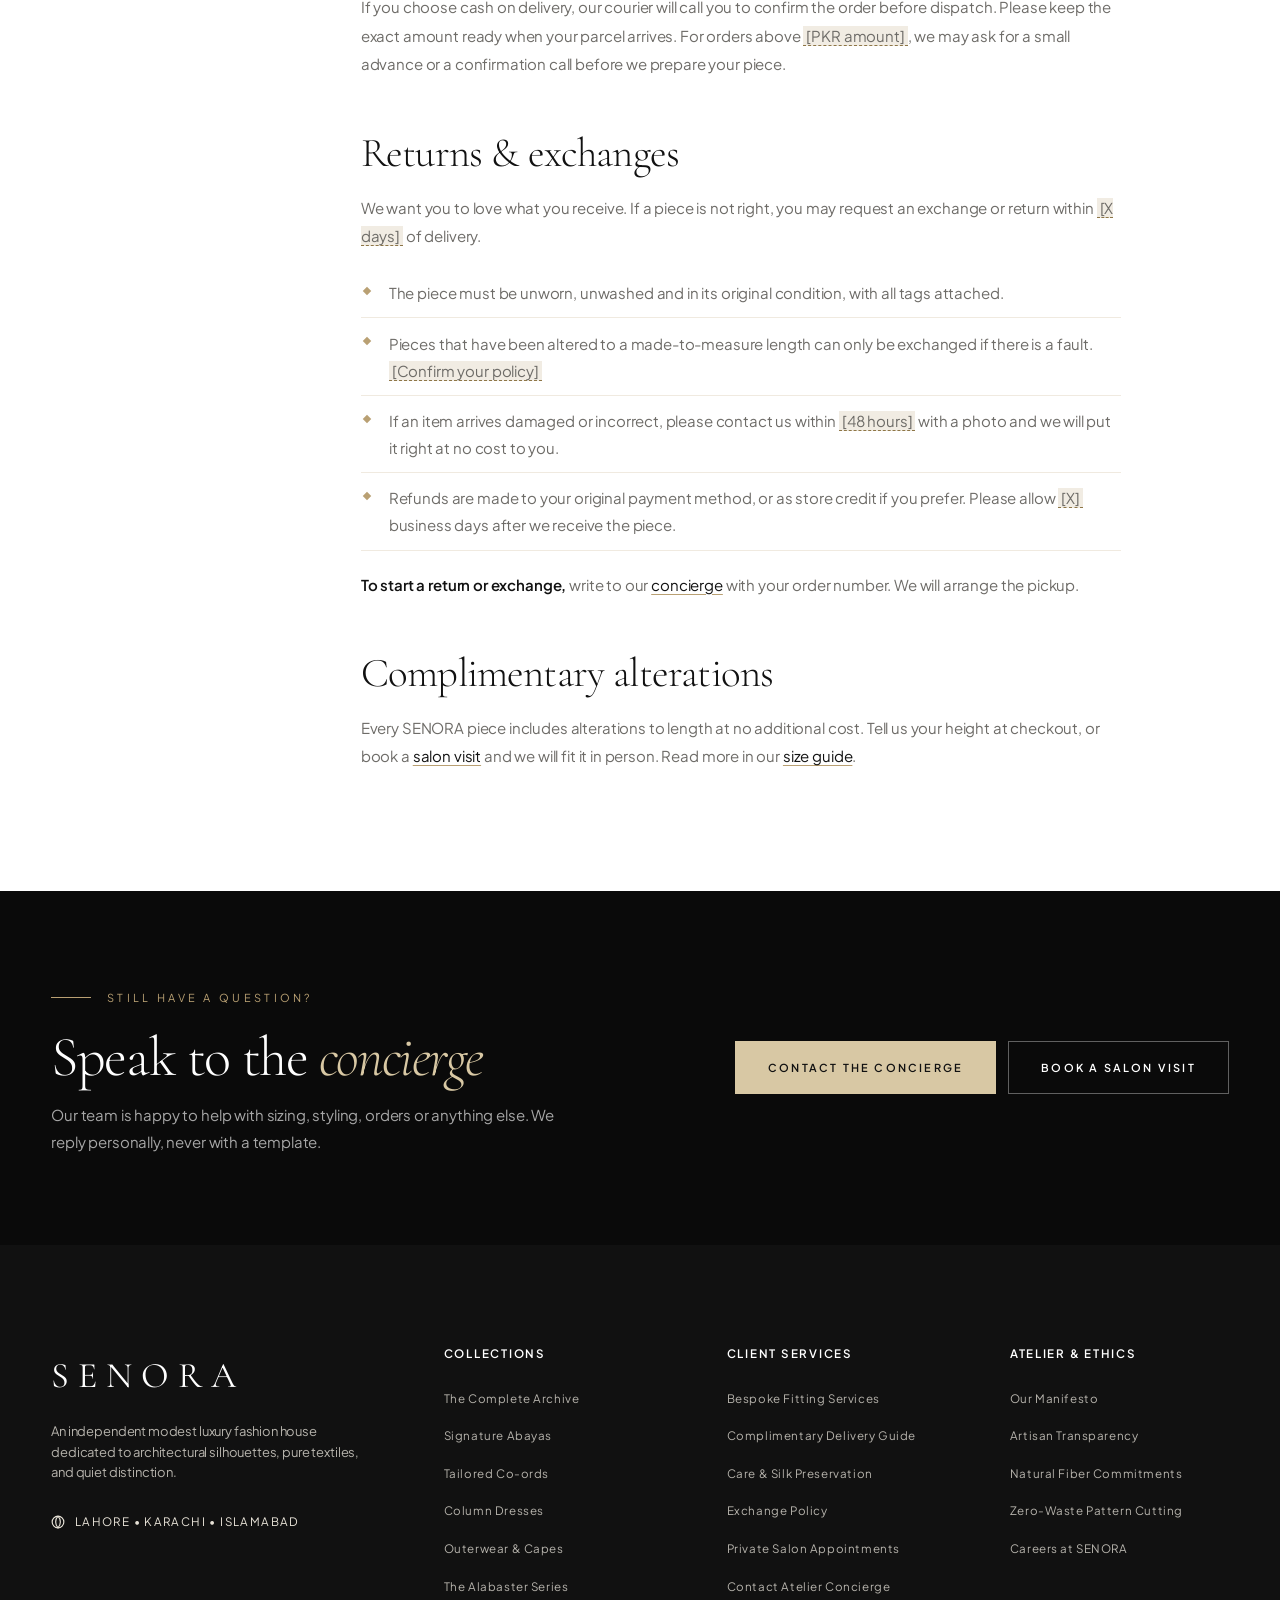
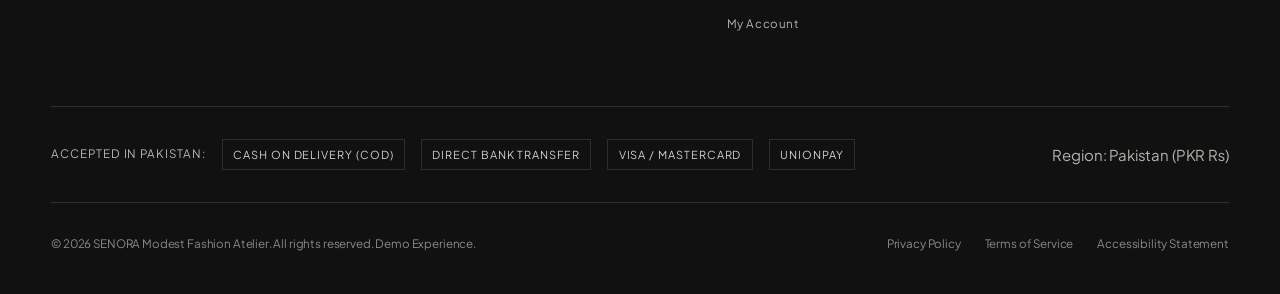
<file: shipping.html>
<!DOCTYPE html>
<html lang="en">
<head>
  <meta charset="UTF-8">
  <meta name="viewport" content="width=device-width, initial-scale=1.0">
  <title>Shipping &amp; Returns | SENORA — Luxury Modest Fashion</title>
  
  <meta name="description" content="Delivery times, costs, returns and exchanges at SENORA, a Lahore modest fashion atelier.">
  <meta name="keywords" content="modest fashion, luxury abayas, co-ords, modest dresses, atelier outerwear, Pakistani designer, raw silk, quiet luxury">
  <meta name="theme-color" content="#111111">
  
  <!-- Typography Fonts -->
  <link rel="preconnect" href="https://fonts.googleapis.com">
  <link rel="preconnect" href="https://fonts.gstatic.com" crossorigin>
  <link href="https://fonts.googleapis.com/css2?family=Cormorant+Garamond:ital,wght@0,300;0,400;0,500;0,600;1,400&family=Plus+Jakarta+Sans:wght@300;400;500;600;700&display=swap" rel="stylesheet">
  
  <!-- Stylesheets -->
  <link rel="stylesheet" href="css/style.css">
</head>
<body class="page-info">

  <!-- Accessible Skip to Content -->
  <a href="#mainContent" class="skip-link">Skip to main content</a>

  <!-- 1. Editorial Announcement Bar -->
  <aside class="announcement-bar" role="region" aria-label="Atelier Updates">
    <div class="announcement-container">
      <div class="announcement-meta">THE AUTUMN EDIT</div>
      <div class="announcement-text">
        Complimentary express delivery across Pakistan on orders over <strong>PKR 25,000</strong>
      </div>
      <div class="announcement-controls">
        <span class="currency-badge">PKR ₨</span>
        <a href="concierge.html" class="announcement-service">Atelier Service</a>
      </div>
    </div>
  </aside>

  <!-- 2. Sticky Master Navigation Header -->
  <header class="site-header" role="banner" id="siteHeader">
    <div class="header-container">
      
      <!-- Left: Primary Navigation -->
      <nav class="nav-primary" aria-label="Primary Navigation">
        <a href="index.html" class="nav-link" data-nav="home">Home</a>
        <a href="shop.html" class="nav-link" data-nav="shop">Shop</a>
        <a href="collections.html" class="nav-link" data-nav="collections">Collections</a>
        <a href="lookbook.html" class="nav-link" data-nav="lookbook">Lookbook</a>
        <a href="story.html" class="nav-link" data-nav="story">Our Story</a>
      </nav>

      <!-- Mobile Hamburger Toggle -->
      <button class="nav-toggle" id="mobileNavToggle" type="button" aria-label="Open mobile navigation menu" aria-expanded="false" aria-controls="mobileNavDrawer">
        <span></span>
        <span></span>
      </button>

      <!-- Center: Brand Wordmark -->
      <div class="brand-mark">
        <a href="index.html" aria-label="SENORA Home">
          <span class="brand-title">SENORA</span>
          <span class="brand-sub">MODEST ATELIER</span>
        </a>
      </div>

      <!-- Right: Utility Actions -->
      <div class="header-actions">
        
        <!-- Search Button -->
        <button class="action-btn" id="searchToggleBtn" type="button" aria-label="Search catalog" title="Search" aria-haspopup="dialog" aria-expanded="false" aria-controls="searchModal">
          <svg viewBox="0 0 24 24" fill="none" stroke="currentColor" stroke-linecap="round" stroke-linejoin="round">
            <circle cx="11" cy="11" r="8"></circle>
            <line x1="21" y1="21" x2="16.65" y2="16.65"></line>
          </svg>
        </button>

        <!-- Account Button -->
        <button class="action-btn" id="accountBtn" type="button" aria-label="Sign in or create an account" title="Account" aria-haspopup="dialog" data-account-btn>
          <svg viewBox="0 0 24 24" fill="none" stroke="currentColor" stroke-linecap="round" stroke-linejoin="round">
            <path d="M20 21v-2a4 4 0 0 0-4-4H8a4 4 0 0 0-4 4v2"></path>
            <circle cx="12" cy="7" r="4"></circle>
          </svg>
          <span class="acct-initial" hidden></span>
        </button>

        <!-- Wishlist Button -->
        <button class="action-btn" id="wishlistHeaderBtn" type="button" aria-label="View saved wishlist" title="Wishlist" aria-haspopup="dialog" aria-expanded="false" aria-controls="wishlistDrawer">
          <svg viewBox="0 0 24 24" fill="none" stroke="currentColor" stroke-linecap="round" stroke-linejoin="round">
            <path d="M20.84 4.61a5.5 5.5 0 0 0-7.78 0L12 5.67l-1.06-1.06a5.5 5.5 0 0 0-7.78 7.78l1.06 1.06L12 21.23l7.78-7.78 1.06-1.06a5.5 5.5 0 0 0 0-7.78z"></path>
          </svg>
          <span class="badge-count" id="wishlistCountBadge" style="display: none;">0</span>
        </button>

        <!-- Shopping Bag / Cart Drawer Button -->
        <button class="action-btn" id="cartToggleBtn" type="button" aria-label="Open shopping bag" title="Shopping Bag" aria-haspopup="dialog" aria-expanded="false" aria-controls="cartDrawer">
          <svg viewBox="0 0 24 24" fill="none" stroke="currentColor" stroke-linecap="round" stroke-linejoin="round">
            <path d="M6 2L3 6v14a2 2 0 0 0 2 2h14a2 2 0 0 0 2-2V6l-3-4z"></path>
            <line x1="3" y1="6" x2="21" y2="6"></line>
            <path d="M16 10a4 4 0 0 1-8 0"></path>
          </svg>
          <span class="badge-count" id="cartCountBadge">0</span>
        </button>

      </div>

    </div>
  </header>

  <!-- Main Content Landmark -->
  <main id="mainContent">
    <section class="info-hero">
      <div class="container">
        <nav class="info-crumbs" aria-label="Breadcrumb"><a href="index.html">Home</a><span>/</span><span class="current">Shipping &amp; Returns</span></nav>
        <span class="info-kicker">Client Services</span>
        <h1>Shipping &amp; Returns</h1>
        <p class="info-lede">How your order reaches you, and how to return or exchange it. Plain terms, no small print.</p>
      </div>
    </section>
    <nav class="help-tabs" aria-label="Help topics"><div class="container help-tabs-inner"><a href="shipping.html" class="is-active" aria-current="page">Shipping &amp; Returns</a><a href="care.html">Care Guide</a><a href="size-guide.html">Size Guide</a><a href="faq.html">FAQ</a><a href="concierge.html">Concierge</a></div></nav>
    <section class="info-body">
      <div class="container info-grid">
        <aside class="info-toc" aria-label="On this page">
          <span class="info-toc-label">On this page</span>
          <ul><li><a href="#delivery" data-toc="delivery">Delivery</a></li><li><a href="#processing" data-toc="processing">Processing time</a></li><li><a href="#payment" data-toc="payment">Payment on delivery</a></li><li><a href="#returns" data-toc="returns">Returns &amp; exchanges</a></li><li><a href="#alterations" data-toc="alterations">Complimentary alterations</a></li></ul>
        </aside>
        <article class="info-content">
          <div class="info-note"><strong>Template notice.</strong> Delivery times and fees match the demo checkout. Return terms and the highlighted items are placeholders: replace them with your real policy, and have it reviewed before launch.</div>

          <h2 id="delivery">Delivery across Pakistan</h2>
          <p>Every order is pressed, checked and wrapped by hand in our signature box before it leaves the atelier. We deliver by tracked courier to every major city in Pakistan.</p>
          <div class="info-table-wrap"><table class="info-table">
            <thead><tr><th>Method</th><th>Estimated time</th><th>Cost</th></tr></thead>
            <tbody>
              <tr><td><strong>Express delivery</strong></td><td>1 to 3 business days</td><td>PKR 800, <em>complimentary over PKR 25,000</em></td></tr>
              <tr><td><strong>Standard delivery</strong></td><td>3 to 6 business days</td><td>PKR 400</td></tr>
              <tr><td><strong>Salon collection</strong></td><td>2 to 3 business days</td><td>Complimentary, by appointment</td></tr>
            </tbody>
          </table></div>
          <p class="info-small">Times are counted in business days once your order has been dispatched. Couriers deliver Monday to Saturday. We currently deliver within Pakistan only.</p>

          <h2 id="processing">Processing time</h2>
          <p>Ready-to-wear pieces are dispatched within <span class="ph">[X]</span> business days of your order. Pieces with a made-to-measure length take <span class="ph">[X to Y]</span> business days, because each one is adjusted by hand before it is pressed and packed.</p>
          <p>You will receive a tracking number by <span class="ph">[email / WhatsApp]</span> as soon as your order is dispatched.</p>

          <h2 id="payment">Payment on delivery</h2>
          <p>If you choose cash on delivery, our courier will call you to confirm the order before dispatch. Please keep the exact amount ready when your parcel arrives. For orders above <span class="ph">[PKR amount]</span>, we may ask for a small advance or a confirmation call before we prepare your piece.</p>

          <h2 id="returns">Returns &amp; exchanges</h2>
          <p>We want you to love what you receive. If a piece is not right, you may request an exchange or return within <span class="ph">[X days]</span> of delivery.</p>
          <ul class="info-list">
            <li>The piece must be unworn, unwashed and in its original condition, with all tags attached.</li>
            <li>Pieces that have been altered to a made-to-measure length can only be exchanged if there is a fault. <span class="ph">[Confirm your policy]</span></li>
            <li>If an item arrives damaged or incorrect, please contact us within <span class="ph">[48 hours]</span> with a photo and we will put it right at no cost to you.</li>
            <li>Refunds are made to your original payment method, or as store credit if you prefer. Please allow <span class="ph">[X]</span> business days after we receive the piece.</li>
          </ul>
          <p><strong>To start a return or exchange,</strong> write to our <a href="concierge.html">concierge</a> with your order number. We will arrange the pickup.</p>

          <h2 id="alterations">Complimentary alterations</h2>
          <p>Every SENORA piece includes alterations to length at no additional cost. Tell us your height at checkout, or book a <a href="concierge.html#appointment">salon visit</a> and we will fit it in person. Read more in our <a href="size-guide.html#bespoke">size guide</a>.</p>

        </article>
      </div>
    </section>

    <section class="info-cta" aria-labelledby="ctaHeading">
      <div class="container info-cta-inner">
        <div>
          <span class="home-kicker">Still have a question?</span>
          <h2 id="ctaHeading">Speak to the <em>concierge</em></h2>
          <p>Our team is happy to help with sizing, styling, orders or anything else. We reply personally, never with a template.</p>
        </div>
        <div class="info-cta-actions">
          <a href="concierge.html" class="shop-btn-gold">Contact The Concierge</a>
          <a href="concierge.html#appointment" class="shop-btn-ghost">Book A Salon Visit</a>
        </div>
      </div>
    </section>

  </main>

  <!-- 10. Polished Editorial Footer (Exact Match with Homepage) -->
  <footer class="site-footer" role="contentinfo">
    <div class="container">
      
      <div class="footer-top">
        
        <!-- Brand Information -->
        <div class="footer-brand">
          <span class="footer-logo">SENORA</span>
          <p class="footer-tagline">
            An independent modest luxury fashion house dedicated to architectural silhouettes, pure textiles, and quiet distinction.
          </p>
          <div class="footer-atelier-badge">
            <svg width="14" height="14" viewBox="0 0 24 24" fill="none" stroke="currentColor" stroke-width="2"><circle cx="12" cy="12" r="10"/><path d="M12 2a14.5 14.5 0 0 0 0 20 14.5 14.5 0 0 0 0-20"/></svg>
            <span>Lahore • Karachi • Islamabad</span>
          </div>
        </div>

        <!-- Column 1: Collections -->
        <div class="footer-col">
          <h6>Collections</h6>
          <ul class="footer-links">
            <li><a href="shop.html">The Complete Archive</a></li>
            <li><a href="shop.html#abayas">Signature Abayas</a></li>
            <li><a href="shop.html#coords">Tailored Co-ords</a></li>
            <li><a href="shop.html#dresses">Column Dresses</a></li>
            <li><a href="shop.html#outerwear">Outerwear & Capes</a></li>
            <li><a href="index.html#campaign">The Alabaster Series</a></li>
          </ul>
        </div>

        <!-- Column 2: Client Care -->
        <div class="footer-col">
          <h6>Client Services</h6>
          <ul class="footer-links">
            <li><a href="size-guide.html#bespoke">Bespoke Fitting Services</a></li>
            <li><a href="shipping.html#delivery">Complimentary Delivery Guide</a></li>
            <li><a href="care.html">Care & Silk Preservation</a></li>
            <li><a href="shipping.html#returns">Exchange Policy</a></li>
            <li><a href="concierge.html#appointment">Private Salon Appointments</a></li>
            <li><a href="concierge.html">Contact Atelier Concierge</a></li>
            <li><a href="account.html">My Account</a></li>
          </ul>
        </div>

        <!-- Column 3: Atelier Ethics -->
        <div class="footer-col">
          <h6>Atelier & Ethics</h6>
          <ul class="footer-links">
            <li><a href="story.html#manifesto">Our Manifesto</a></li>
            <li><a href="story.html#artisans">Artisan Transparency</a></li>
            <li><a href="story.html#materials">Natural Fiber Commitments</a></li>
            <li><a href="story.html#materials">Zero-Waste Pattern Cutting</a></li>
            <li><a href="concierge.html#contact">Careers at SENORA</a></li>
          </ul>
        </div>

      </div>

      <!-- Payment & Security Strip -->
      <div class="footer-payment-strip">
        <div class="payment-methods">
          <span>Accepted in Pakistan:</span>
          <span class="payment-tag">Cash on Delivery (COD)</span>
          <span class="payment-tag">Direct Bank Transfer</span>
          <span class="payment-tag">Visa / Mastercard</span>
          <span class="payment-tag">UnionPay</span>
        </div>
        <div class="footer-region">
          <span>Region: Pakistan (PKR ₨)</span>
        </div>
      </div>

      <!-- Copyright Bottom Bar -->
      <div class="footer-bottom">
        <p>&copy; 2026 SENORA Modest Fashion Atelier. All rights reserved. Demo Experience.</p>
        <div style="display: flex; gap: 1.5rem;">
          <a href="privacy.html">Privacy Policy</a>
          <a href="terms.html">Terms of Service</a>
          <a href="accessibility.html">Accessibility Statement</a>
        </div>
      </div>

    </div>
  </footer>

  <!-- =========================================================================
       Global Interactive Overlays (Shared across SENORA)
       ========================================================================= -->

  <!-- Shopping Bag / Cart Drawer -->
  <div class="cart-drawer-overlay" id="cartDrawerOverlay" aria-hidden="true"></div>
  <aside 
    class="cart-drawer" 
    id="cartDrawer" 
    role="dialog" 
    aria-modal="true" 
    aria-labelledby="cartDrawerTitle" 
    aria-hidden="true"
  >
    <div class="cart-header">
      <h3 id="cartDrawerTitle">Shopping Bag</h3>
      <button class="drawer-close-btn" id="cartCloseBtn" type="button" aria-label="Close shopping bag drawer">
        <svg width="20" height="20" viewBox="0 0 24 24" fill="none" stroke="currentColor" stroke-width="2">
          <line x1="18" y1="6" x2="6" y2="18"></line>
          <line x1="6" y1="6" x2="18" y2="18"></line>
        </svg>
      </button>
    </div>

    <!-- Free Shipping Progress Meter -->
    <div class="shipping-meter-box">
      <p class="shipping-meter-text" id="shippingMeterText">
        Add <strong>PKR 25,000</strong> to qualify for complimentary delivery.
      </p>
      <div class="shipping-progress-bar" role="progressbar" aria-label="Progress towards free delivery">
        <div class="shipping-progress-fill" id="shippingProgressBar" style="width: 0%;"></div>
      </div>
    </div>

    <!-- Scrollable Item List -->
    <div class="cart-items-container" id="cartItemsContainer">
      <!-- Populated via JavaScript -->
    </div>

    <!-- Cart Footer & Checkout Action -->
    <div class="cart-footer">
      <div class="cart-subtotal-row">
        <span>Estimated Subtotal</span>
        <strong id="cartSubtotalAmount">PKR 0</strong>
      </div>
      <p class="cart-note">Taxes calculated at checkout. Complimentary alterations included.</p>
      <button class="btn btn-primary cart-checkout-btn" id="cartCheckoutBtn" type="button">
        Proceed to Checkout
      </button>
      <span class="cart-demo-badge">Demo Mode: No payment is processed</span>
    </div>
  </aside>

  <!-- Interactive Wishlist Drawer -->
  <div class="cart-drawer-overlay" id="wishlistDrawerOverlay" aria-hidden="true"></div>
  <aside 
    class="cart-drawer" 
    id="wishlistDrawer" 
    role="dialog" 
    aria-modal="true" 
    aria-labelledby="wishlistDrawerTitle" 
    aria-hidden="true"
  >
    <div class="cart-header">
      <h3 id="wishlistDrawerTitle">Saved Pieces</h3>
      <button class="drawer-close-btn" id="wishlistCloseBtn" type="button" aria-label="Close saved pieces drawer">
        <svg width="20" height="20" viewBox="0 0 24 24" fill="none" stroke="currentColor" stroke-width="2">
          <line x1="18" y1="6" x2="6" y2="18"></line>
          <line x1="6" y1="6" x2="18" y2="18"></line>
        </svg>
      </button>
    </div>

    <div class="shipping-meter-box" style="background-color: var(--color-white); border-bottom: var(--border-hairline);">
      <p class="shipping-meter-text" style="color: var(--color-stone-muted); margin-bottom: 0;">
        Pieces saved for your private curation.
      </p>
    </div>

    <!-- Scrollable Wishlist Items Container -->
    <div class="cart-items-container" id="wishlistItemsContainer">
      <!-- Populated via JavaScript -->
    </div>

    <!-- Wishlist Footer -->
    <div class="cart-footer">
      <button class="btn btn-primary" style="width: 100%;" id="wishlistExploreBtn" type="button">
        Explore The Edit
      </button>
      <span class="cart-demo-badge">In-Memory Session Wishlist</span>
    </div>
  </aside>

  <!-- Search Overlay Modal -->
  <div 
    class="search-modal" 
    id="searchModal" 
    role="dialog" 
    aria-modal="true" 
    aria-labelledby="searchModalTitle" 
    aria-hidden="true"
  >
    <div class="search-container">
      <button class="search-close-btn" id="searchCloseBtn" type="button" aria-label="Close search overlay">
        <svg width="20" height="20" viewBox="0 0 24 24" fill="none" stroke="currentColor" stroke-width="2">
          <line x1="18" y1="6" x2="6" y2="18"></line>
          <line x1="6" y1="6" x2="18" y2="18"></line>
        </svg>
      </button>

      <h3 class="search-title" id="searchModalTitle">Search Atelier Collection</h3>

      <div class="search-input-wrapper">
        <svg width="20" height="20" viewBox="0 0 24 24" fill="none" stroke="currentColor" stroke-width="2">
          <circle cx="11" cy="11" r="8"></circle>
          <line x1="21" y1="21" x2="16.65" y2="16.65"></line>
        </svg>
        <input 
          type="search" 
          id="searchInput" 
          class="search-input" 
          placeholder="Search abayas, co-ords, dresses, outerwear..." 
          autocomplete="off"
        >
      </div>

      <!-- Quick Search Suggestions -->
      <div class="search-popular-tags">
        <span style="color: var(--color-stone); font-size: 0.75rem;">Suggestions:</span>
        <button type="button" class="search-tag">Silk Abaya</button>
        <button type="button" class="search-tag">Sand Co-ord</button>
        <button type="button" class="search-tag">Column Dress</button>
        <button type="button" class="search-tag">Trench Cape</button>
      </div>

      <!-- Results Container -->
      <div class="search-results-list" id="searchResultsList" role="region" aria-live="polite">
        <!-- Live search matches injected via JavaScript -->
      </div>
    </div>
  </div>

  <!-- Premium Product Detail Modal -->
  <div class="product-modal-backdrop" id="productModalBackdrop" aria-hidden="true"></div>
  <div 
    class="product-modal" 
    id="productModal" 
    role="dialog" 
    aria-modal="true" 
    aria-labelledby="modalProductTitle" 
    aria-hidden="true"
  >
    <div class="product-modal-container">
      <button class="product-modal-close" id="productModalClose" type="button" aria-label="Close product details">
        <svg width="22" height="22" viewBox="0 0 24 24" fill="none" stroke="currentColor" stroke-width="2">
          <line x1="18" y1="6" x2="6" y2="18"></line>
          <line x1="6" y1="6" x2="18" y2="18"></line>
        </svg>
      </button>

      <div class="product-modal-body" id="productModalBody">
        <!-- Populated via JavaScript -->
      </div>
    </div>
  </div>

  <!-- Mobile Navigation Drawer & Dedicated Backdrop -->
  <div class="mobile-nav-overlay" id="mobileNavOverlay" aria-hidden="true"></div>
  <aside 
    class="mobile-nav-drawer" 
    id="mobileNavDrawer" 
    role="dialog" 
    aria-modal="true" 
    aria-label="Mobile Navigation"
  >
    <div class="mobile-nav-header">
      <span class="brand-title" style="font-size: 1.5rem;">SENORA</span>
      <button id="mobileNavClose" type="button" aria-label="Close navigation" style="padding: 0.5rem;">
        <svg width="22" height="22" viewBox="0 0 24 24" fill="none" stroke="currentColor" stroke-width="2">
          <line x1="18" y1="6" x2="6" y2="18"></line>
          <line x1="6" y1="6" x2="18" y2="18"></line>
        </svg>
      </button>
    </div>

    <nav class="mobile-nav-links">
      <a href="index.html" data-nav="home">Home</a>
      <a href="shop.html" data-nav="shop">Shop</a>
      <a href="collections.html" class="is-active" data-nav="collections">Collections</a>
      <a href="lookbook.html" data-nav="lookbook">Lookbook</a>
      <a href="story.html" data-nav="story">Our Story</a>
      <a href="account.html" data-account-open="auto" data-account-label>Sign In / Create Account</a>
    </nav>

    <div class="mobile-nav-footer">
      <div style="font-size: 0.75rem; text-transform: uppercase; letter-spacing: 0.1em; color: var(--color-stone);">
        Currency: Pakistan (PKR)
      </div>
      <p style="font-size: 0.8125rem; color: var(--color-stone-muted); line-height: 1.5;">
        Complimentary delivery across Pakistan on orders over PKR 25,000.
      </p>
    </div>
  </aside>

  <!-- Toast Notification Hub -->
  <div class="toast-container" id="toastContainer" aria-live="polite"></div>

  <!-- Shared Application Logic -->
  <script src="js/main.js"></script>
  <script src="js/account.js"></script>
</body>
</html>
</file>
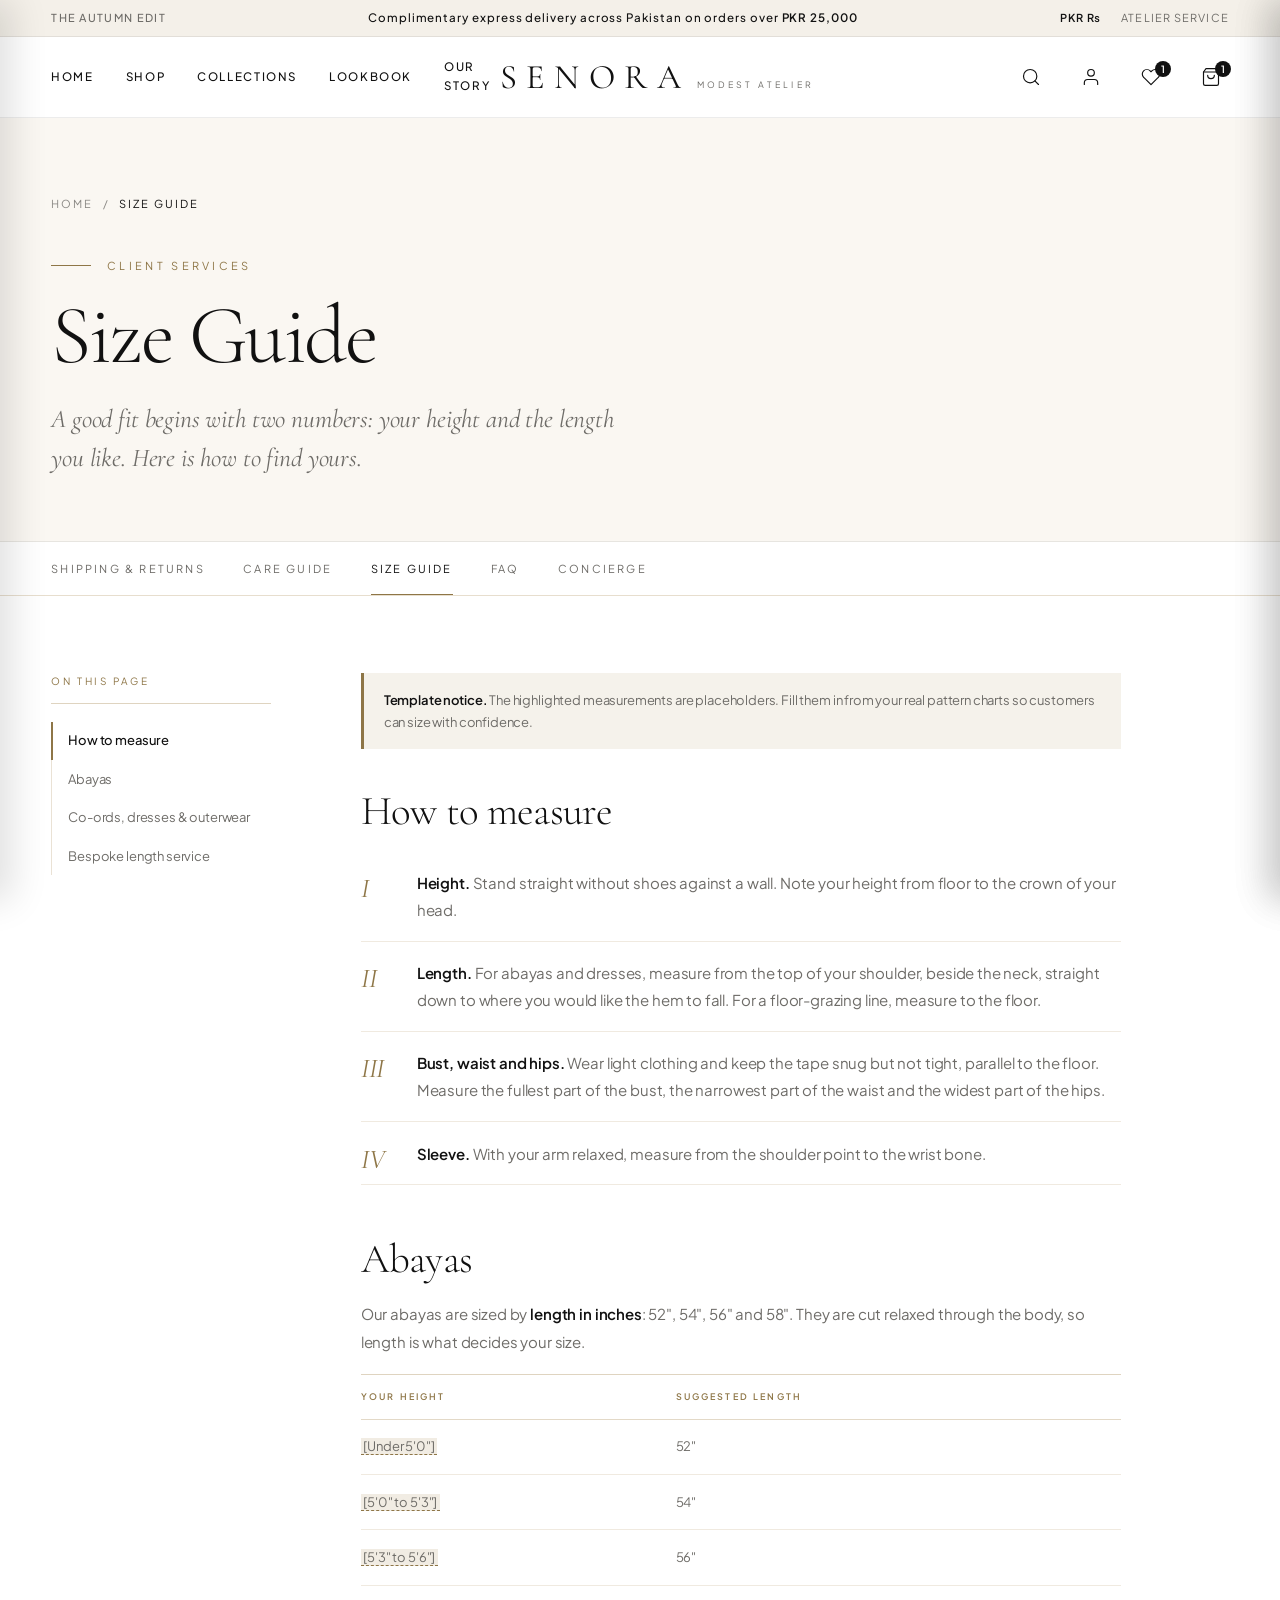
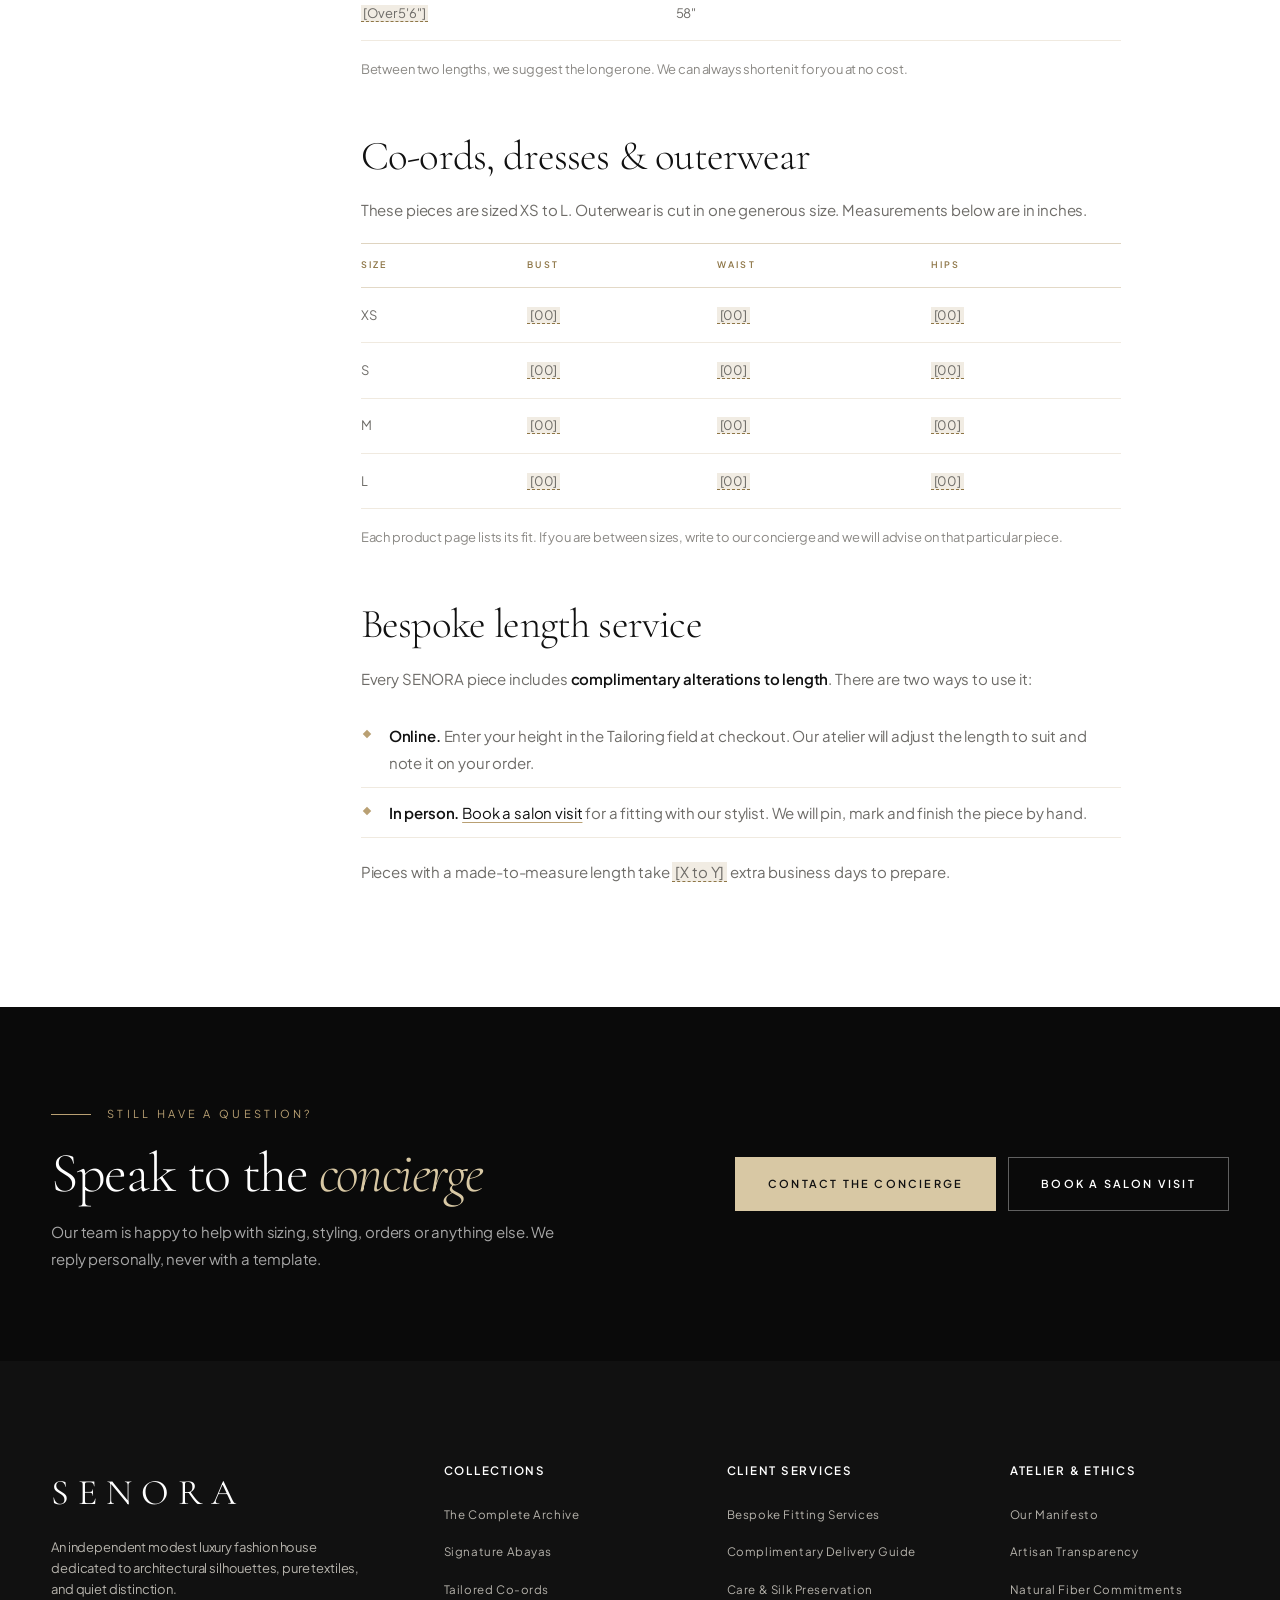
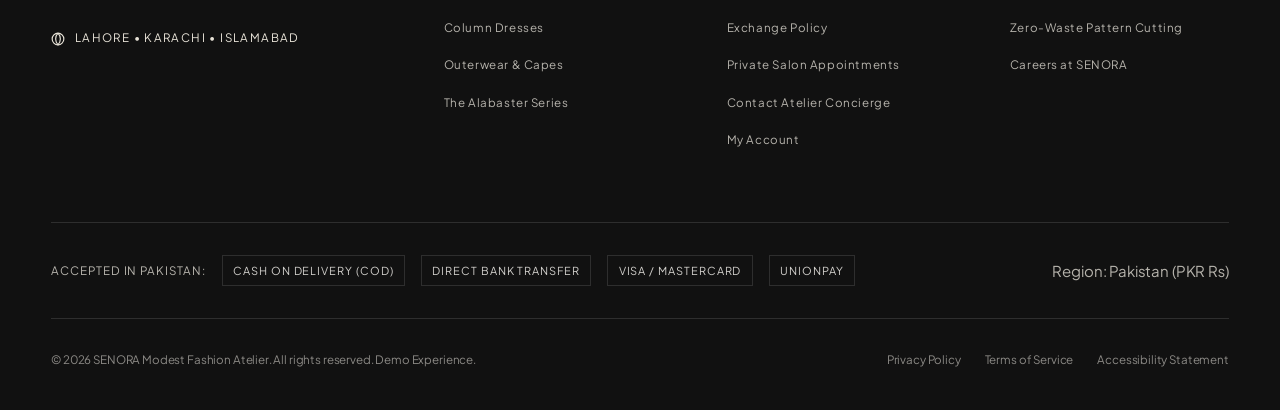
<file: size-guide.html>
<!DOCTYPE html>
<html lang="en">
<head>
  <meta charset="UTF-8">
  <meta name="viewport" content="width=device-width, initial-scale=1.0">
  <title>Size Guide | SENORA — Luxury Modest Fashion</title>
  
  <meta name="description" content="Find your SENORA size: how to measure, abaya lengths and our complimentary bespoke length service.">
  <meta name="keywords" content="modest fashion, luxury abayas, co-ords, modest dresses, atelier outerwear, Pakistani designer, raw silk, quiet luxury">
  <meta name="theme-color" content="#111111">
  
  <!-- Typography Fonts -->
  <link rel="preconnect" href="https://fonts.googleapis.com">
  <link rel="preconnect" href="https://fonts.gstatic.com" crossorigin>
  <link href="https://fonts.googleapis.com/css2?family=Cormorant+Garamond:ital,wght@0,300;0,400;0,500;0,600;1,400&family=Plus+Jakarta+Sans:wght@300;400;500;600;700&display=swap" rel="stylesheet">
  
  <!-- Stylesheets -->
  <link rel="stylesheet" href="css/style.css">
</head>
<body class="page-info">

  <!-- Accessible Skip to Content -->
  <a href="#mainContent" class="skip-link">Skip to main content</a>

  <!-- 1. Editorial Announcement Bar -->
  <aside class="announcement-bar" role="region" aria-label="Atelier Updates">
    <div class="announcement-container">
      <div class="announcement-meta">THE AUTUMN EDIT</div>
      <div class="announcement-text">
        Complimentary express delivery across Pakistan on orders over <strong>PKR 25,000</strong>
      </div>
      <div class="announcement-controls">
        <span class="currency-badge">PKR ₨</span>
        <a href="concierge.html" class="announcement-service">Atelier Service</a>
      </div>
    </div>
  </aside>

  <!-- 2. Sticky Master Navigation Header -->
  <header class="site-header" role="banner" id="siteHeader">
    <div class="header-container">
      
      <!-- Left: Primary Navigation -->
      <nav class="nav-primary" aria-label="Primary Navigation">
        <a href="index.html" class="nav-link" data-nav="home">Home</a>
        <a href="shop.html" class="nav-link" data-nav="shop">Shop</a>
        <a href="collections.html" class="nav-link" data-nav="collections">Collections</a>
        <a href="lookbook.html" class="nav-link" data-nav="lookbook">Lookbook</a>
        <a href="story.html" class="nav-link" data-nav="story">Our Story</a>
      </nav>

      <!-- Mobile Hamburger Toggle -->
      <button class="nav-toggle" id="mobileNavToggle" type="button" aria-label="Open mobile navigation menu" aria-expanded="false" aria-controls="mobileNavDrawer">
        <span></span>
        <span></span>
      </button>

      <!-- Center: Brand Wordmark -->
      <div class="brand-mark">
        <a href="index.html" aria-label="SENORA Home">
          <span class="brand-title">SENORA</span>
          <span class="brand-sub">MODEST ATELIER</span>
        </a>
      </div>

      <!-- Right: Utility Actions -->
      <div class="header-actions">
        
        <!-- Search Button -->
        <button class="action-btn" id="searchToggleBtn" type="button" aria-label="Search catalog" title="Search" aria-haspopup="dialog" aria-expanded="false" aria-controls="searchModal">
          <svg viewBox="0 0 24 24" fill="none" stroke="currentColor" stroke-linecap="round" stroke-linejoin="round">
            <circle cx="11" cy="11" r="8"></circle>
            <line x1="21" y1="21" x2="16.65" y2="16.65"></line>
          </svg>
        </button>

        <!-- Account Button -->
        <button class="action-btn" id="accountBtn" type="button" aria-label="Sign in or create an account" title="Account" aria-haspopup="dialog" data-account-btn>
          <svg viewBox="0 0 24 24" fill="none" stroke="currentColor" stroke-linecap="round" stroke-linejoin="round">
            <path d="M20 21v-2a4 4 0 0 0-4-4H8a4 4 0 0 0-4 4v2"></path>
            <circle cx="12" cy="7" r="4"></circle>
          </svg>
          <span class="acct-initial" hidden></span>
        </button>

        <!-- Wishlist Button -->
        <button class="action-btn" id="wishlistHeaderBtn" type="button" aria-label="View saved wishlist" title="Wishlist" aria-haspopup="dialog" aria-expanded="false" aria-controls="wishlistDrawer">
          <svg viewBox="0 0 24 24" fill="none" stroke="currentColor" stroke-linecap="round" stroke-linejoin="round">
            <path d="M20.84 4.61a5.5 5.5 0 0 0-7.78 0L12 5.67l-1.06-1.06a5.5 5.5 0 0 0-7.78 7.78l1.06 1.06L12 21.23l7.78-7.78 1.06-1.06a5.5 5.5 0 0 0 0-7.78z"></path>
          </svg>
          <span class="badge-count" id="wishlistCountBadge" style="display: none;">0</span>
        </button>

        <!-- Shopping Bag / Cart Drawer Button -->
        <button class="action-btn" id="cartToggleBtn" type="button" aria-label="Open shopping bag" title="Shopping Bag" aria-haspopup="dialog" aria-expanded="false" aria-controls="cartDrawer">
          <svg viewBox="0 0 24 24" fill="none" stroke="currentColor" stroke-linecap="round" stroke-linejoin="round">
            <path d="M6 2L3 6v14a2 2 0 0 0 2 2h14a2 2 0 0 0 2-2V6l-3-4z"></path>
            <line x1="3" y1="6" x2="21" y2="6"></line>
            <path d="M16 10a4 4 0 0 1-8 0"></path>
          </svg>
          <span class="badge-count" id="cartCountBadge">0</span>
        </button>

      </div>

    </div>
  </header>

  <!-- Main Content Landmark -->
  <main id="mainContent">
    <section class="info-hero">
      <div class="container">
        <nav class="info-crumbs" aria-label="Breadcrumb"><a href="index.html">Home</a><span>/</span><span class="current">Size Guide</span></nav>
        <span class="info-kicker">Client Services</span>
        <h1>Size Guide</h1>
        <p class="info-lede">A good fit begins with two numbers: your height and the length you like. Here is how to find yours.</p>
      </div>
    </section>
    <nav class="help-tabs" aria-label="Help topics"><div class="container help-tabs-inner"><a href="shipping.html">Shipping &amp; Returns</a><a href="care.html">Care Guide</a><a href="size-guide.html" class="is-active" aria-current="page">Size Guide</a><a href="faq.html">FAQ</a><a href="concierge.html">Concierge</a></div></nav>
    <section class="info-body">
      <div class="container info-grid">
        <aside class="info-toc" aria-label="On this page">
          <span class="info-toc-label">On this page</span>
          <ul><li><a href="#measure" data-toc="measure">How to measure</a></li><li><a href="#abayas" data-toc="abayas">Abayas</a></li><li><a href="#everything" data-toc="everything">Co-ords, dresses &amp; outerwear</a></li><li><a href="#bespoke" data-toc="bespoke">Bespoke length service</a></li></ul>
        </aside>
        <article class="info-content">
          <div class="info-note"><strong>Template notice.</strong> The highlighted measurements are placeholders. Fill them in from your real pattern charts so customers can size with confidence.</div>

          <h2 id="measure">How to measure</h2>
          <ol class="info-steps">
            <li><strong>Height.</strong> Stand straight without shoes against a wall. Note your height from floor to the crown of your head.</li>
            <li><strong>Length.</strong> For abayas and dresses, measure from the top of your shoulder, beside the neck, straight down to where you would like the hem to fall. For a floor-grazing line, measure to the floor.</li>
            <li><strong>Bust, waist and hips.</strong> Wear light clothing and keep the tape snug but not tight, parallel to the floor. Measure the fullest part of the bust, the narrowest part of the waist and the widest part of the hips.</li>
            <li><strong>Sleeve.</strong> With your arm relaxed, measure from the shoulder point to the wrist bone.</li>
          </ol>

          <h2 id="abayas">Abayas</h2>
          <p>Our abayas are sized by <strong>length in inches</strong>: 52", 54", 56" and 58". They are cut relaxed through the body, so length is what decides your size.</p>
          <div class="info-table-wrap"><table class="info-table">
            <thead><tr><th>Your height</th><th>Suggested length</th></tr></thead>
            <tbody>
              <tr><td><span class="ph">[Under 5'0"]</span></td><td>52"</td></tr>
              <tr><td><span class="ph">[5'0" to 5'3"]</span></td><td>54"</td></tr>
              <tr><td><span class="ph">[5'3" to 5'6"]</span></td><td>56"</td></tr>
              <tr><td><span class="ph">[Over 5'6"]</span></td><td>58"</td></tr>
            </tbody>
          </table></div>
          <p class="info-small">Between two lengths, we suggest the longer one. We can always shorten it for you at no cost.</p>

          <h2 id="everything">Co-ords, dresses &amp; outerwear</h2>
          <p>These pieces are sized XS to L. Outerwear is cut in one generous size. Measurements below are in inches.</p>
          <div class="info-table-wrap"><table class="info-table">
            <thead><tr><th>Size</th><th>Bust</th><th>Waist</th><th>Hips</th></tr></thead>
            <tbody>
              <tr><td>XS</td><td><span class="ph">[00]</span></td><td><span class="ph">[00]</span></td><td><span class="ph">[00]</span></td></tr>
              <tr><td>S</td><td><span class="ph">[00]</span></td><td><span class="ph">[00]</span></td><td><span class="ph">[00]</span></td></tr>
              <tr><td>M</td><td><span class="ph">[00]</span></td><td><span class="ph">[00]</span></td><td><span class="ph">[00]</span></td></tr>
              <tr><td>L</td><td><span class="ph">[00]</span></td><td><span class="ph">[00]</span></td><td><span class="ph">[00]</span></td></tr>
            </tbody>
          </table></div>
          <p class="info-small">Each product page lists its fit. If you are between sizes, write to our concierge and we will advise on that particular piece.</p>

          <h2 id="bespoke">Bespoke length service</h2>
          <p>Every SENORA piece includes <strong>complimentary alterations to length</strong>. There are two ways to use it:</p>
          <ul class="info-list">
            <li><strong>Online.</strong> Enter your height in the Tailoring field at checkout. Our atelier will adjust the length to suit and note it on your order.</li>
            <li><strong>In person.</strong> <a href="concierge.html#appointment">Book a salon visit</a> for a fitting with our stylist. We will pin, mark and finish the piece by hand.</li>
          </ul>
          <p>Pieces with a made-to-measure length take <span class="ph">[X to Y]</span> extra business days to prepare.</p>

        </article>
      </div>
    </section>

    <section class="info-cta" aria-labelledby="ctaHeading">
      <div class="container info-cta-inner">
        <div>
          <span class="home-kicker">Still have a question?</span>
          <h2 id="ctaHeading">Speak to the <em>concierge</em></h2>
          <p>Our team is happy to help with sizing, styling, orders or anything else. We reply personally, never with a template.</p>
        </div>
        <div class="info-cta-actions">
          <a href="concierge.html" class="shop-btn-gold">Contact The Concierge</a>
          <a href="concierge.html#appointment" class="shop-btn-ghost">Book A Salon Visit</a>
        </div>
      </div>
    </section>

  </main>

  <!-- 10. Polished Editorial Footer (Exact Match with Homepage) -->
  <footer class="site-footer" role="contentinfo">
    <div class="container">
      
      <div class="footer-top">
        
        <!-- Brand Information -->
        <div class="footer-brand">
          <span class="footer-logo">SENORA</span>
          <p class="footer-tagline">
            An independent modest luxury fashion house dedicated to architectural silhouettes, pure textiles, and quiet distinction.
          </p>
          <div class="footer-atelier-badge">
            <svg width="14" height="14" viewBox="0 0 24 24" fill="none" stroke="currentColor" stroke-width="2"><circle cx="12" cy="12" r="10"/><path d="M12 2a14.5 14.5 0 0 0 0 20 14.5 14.5 0 0 0 0-20"/></svg>
            <span>Lahore • Karachi • Islamabad</span>
          </div>
        </div>

        <!-- Column 1: Collections -->
        <div class="footer-col">
          <h6>Collections</h6>
          <ul class="footer-links">
            <li><a href="shop.html">The Complete Archive</a></li>
            <li><a href="shop.html#abayas">Signature Abayas</a></li>
            <li><a href="shop.html#coords">Tailored Co-ords</a></li>
            <li><a href="shop.html#dresses">Column Dresses</a></li>
            <li><a href="shop.html#outerwear">Outerwear & Capes</a></li>
            <li><a href="index.html#campaign">The Alabaster Series</a></li>
          </ul>
        </div>

        <!-- Column 2: Client Care -->
        <div class="footer-col">
          <h6>Client Services</h6>
          <ul class="footer-links">
            <li><a href="size-guide.html#bespoke">Bespoke Fitting Services</a></li>
            <li><a href="shipping.html#delivery">Complimentary Delivery Guide</a></li>
            <li><a href="care.html">Care & Silk Preservation</a></li>
            <li><a href="shipping.html#returns">Exchange Policy</a></li>
            <li><a href="concierge.html#appointment">Private Salon Appointments</a></li>
            <li><a href="concierge.html">Contact Atelier Concierge</a></li>
            <li><a href="account.html">My Account</a></li>
          </ul>
        </div>

        <!-- Column 3: Atelier Ethics -->
        <div class="footer-col">
          <h6>Atelier & Ethics</h6>
          <ul class="footer-links">
            <li><a href="story.html#manifesto">Our Manifesto</a></li>
            <li><a href="story.html#artisans">Artisan Transparency</a></li>
            <li><a href="story.html#materials">Natural Fiber Commitments</a></li>
            <li><a href="story.html#materials">Zero-Waste Pattern Cutting</a></li>
            <li><a href="concierge.html#contact">Careers at SENORA</a></li>
          </ul>
        </div>

      </div>

      <!-- Payment & Security Strip -->
      <div class="footer-payment-strip">
        <div class="payment-methods">
          <span>Accepted in Pakistan:</span>
          <span class="payment-tag">Cash on Delivery (COD)</span>
          <span class="payment-tag">Direct Bank Transfer</span>
          <span class="payment-tag">Visa / Mastercard</span>
          <span class="payment-tag">UnionPay</span>
        </div>
        <div class="footer-region">
          <span>Region: Pakistan (PKR ₨)</span>
        </div>
      </div>

      <!-- Copyright Bottom Bar -->
      <div class="footer-bottom">
        <p>&copy; 2026 SENORA Modest Fashion Atelier. All rights reserved. Demo Experience.</p>
        <div style="display: flex; gap: 1.5rem;">
          <a href="privacy.html">Privacy Policy</a>
          <a href="terms.html">Terms of Service</a>
          <a href="accessibility.html">Accessibility Statement</a>
        </div>
      </div>

    </div>
  </footer>

  <!-- =========================================================================
       Global Interactive Overlays (Shared across SENORA)
       ========================================================================= -->

  <!-- Shopping Bag / Cart Drawer -->
  <div class="cart-drawer-overlay" id="cartDrawerOverlay" aria-hidden="true"></div>
  <aside 
    class="cart-drawer" 
    id="cartDrawer" 
    role="dialog" 
    aria-modal="true" 
    aria-labelledby="cartDrawerTitle" 
    aria-hidden="true"
  >
    <div class="cart-header">
      <h3 id="cartDrawerTitle">Shopping Bag</h3>
      <button class="drawer-close-btn" id="cartCloseBtn" type="button" aria-label="Close shopping bag drawer">
        <svg width="20" height="20" viewBox="0 0 24 24" fill="none" stroke="currentColor" stroke-width="2">
          <line x1="18" y1="6" x2="6" y2="18"></line>
          <line x1="6" y1="6" x2="18" y2="18"></line>
        </svg>
      </button>
    </div>

    <!-- Free Shipping Progress Meter -->
    <div class="shipping-meter-box">
      <p class="shipping-meter-text" id="shippingMeterText">
        Add <strong>PKR 25,000</strong> to qualify for complimentary delivery.
      </p>
      <div class="shipping-progress-bar" role="progressbar" aria-label="Progress towards free delivery">
        <div class="shipping-progress-fill" id="shippingProgressBar" style="width: 0%;"></div>
      </div>
    </div>

    <!-- Scrollable Item List -->
    <div class="cart-items-container" id="cartItemsContainer">
      <!-- Populated via JavaScript -->
    </div>

    <!-- Cart Footer & Checkout Action -->
    <div class="cart-footer">
      <div class="cart-subtotal-row">
        <span>Estimated Subtotal</span>
        <strong id="cartSubtotalAmount">PKR 0</strong>
      </div>
      <p class="cart-note">Taxes calculated at checkout. Complimentary alterations included.</p>
      <button class="btn btn-primary cart-checkout-btn" id="cartCheckoutBtn" type="button">
        Proceed to Checkout
      </button>
      <span class="cart-demo-badge">Demo Mode: No payment is processed</span>
    </div>
  </aside>

  <!-- Interactive Wishlist Drawer -->
  <div class="cart-drawer-overlay" id="wishlistDrawerOverlay" aria-hidden="true"></div>
  <aside 
    class="cart-drawer" 
    id="wishlistDrawer" 
    role="dialog" 
    aria-modal="true" 
    aria-labelledby="wishlistDrawerTitle" 
    aria-hidden="true"
  >
    <div class="cart-header">
      <h3 id="wishlistDrawerTitle">Saved Pieces</h3>
      <button class="drawer-close-btn" id="wishlistCloseBtn" type="button" aria-label="Close saved pieces drawer">
        <svg width="20" height="20" viewBox="0 0 24 24" fill="none" stroke="currentColor" stroke-width="2">
          <line x1="18" y1="6" x2="6" y2="18"></line>
          <line x1="6" y1="6" x2="18" y2="18"></line>
        </svg>
      </button>
    </div>

    <div class="shipping-meter-box" style="background-color: var(--color-white); border-bottom: var(--border-hairline);">
      <p class="shipping-meter-text" style="color: var(--color-stone-muted); margin-bottom: 0;">
        Pieces saved for your private curation.
      </p>
    </div>

    <!-- Scrollable Wishlist Items Container -->
    <div class="cart-items-container" id="wishlistItemsContainer">
      <!-- Populated via JavaScript -->
    </div>

    <!-- Wishlist Footer -->
    <div class="cart-footer">
      <button class="btn btn-primary" style="width: 100%;" id="wishlistExploreBtn" type="button">
        Explore The Edit
      </button>
      <span class="cart-demo-badge">In-Memory Session Wishlist</span>
    </div>
  </aside>

  <!-- Search Overlay Modal -->
  <div 
    class="search-modal" 
    id="searchModal" 
    role="dialog" 
    aria-modal="true" 
    aria-labelledby="searchModalTitle" 
    aria-hidden="true"
  >
    <div class="search-container">
      <button class="search-close-btn" id="searchCloseBtn" type="button" aria-label="Close search overlay">
        <svg width="20" height="20" viewBox="0 0 24 24" fill="none" stroke="currentColor" stroke-width="2">
          <line x1="18" y1="6" x2="6" y2="18"></line>
          <line x1="6" y1="6" x2="18" y2="18"></line>
        </svg>
      </button>

      <h3 class="search-title" id="searchModalTitle">Search Atelier Collection</h3>

      <div class="search-input-wrapper">
        <svg width="20" height="20" viewBox="0 0 24 24" fill="none" stroke="currentColor" stroke-width="2">
          <circle cx="11" cy="11" r="8"></circle>
          <line x1="21" y1="21" x2="16.65" y2="16.65"></line>
        </svg>
        <input 
          type="search" 
          id="searchInput" 
          class="search-input" 
          placeholder="Search abayas, co-ords, dresses, outerwear..." 
          autocomplete="off"
        >
      </div>

      <!-- Quick Search Suggestions -->
      <div class="search-popular-tags">
        <span style="color: var(--color-stone); font-size: 0.75rem;">Suggestions:</span>
        <button type="button" class="search-tag">Silk Abaya</button>
        <button type="button" class="search-tag">Sand Co-ord</button>
        <button type="button" class="search-tag">Column Dress</button>
        <button type="button" class="search-tag">Trench Cape</button>
      </div>

      <!-- Results Container -->
      <div class="search-results-list" id="searchResultsList" role="region" aria-live="polite">
        <!-- Live search matches injected via JavaScript -->
      </div>
    </div>
  </div>

  <!-- Premium Product Detail Modal -->
  <div class="product-modal-backdrop" id="productModalBackdrop" aria-hidden="true"></div>
  <div 
    class="product-modal" 
    id="productModal" 
    role="dialog" 
    aria-modal="true" 
    aria-labelledby="modalProductTitle" 
    aria-hidden="true"
  >
    <div class="product-modal-container">
      <button class="product-modal-close" id="productModalClose" type="button" aria-label="Close product details">
        <svg width="22" height="22" viewBox="0 0 24 24" fill="none" stroke="currentColor" stroke-width="2">
          <line x1="18" y1="6" x2="6" y2="18"></line>
          <line x1="6" y1="6" x2="18" y2="18"></line>
        </svg>
      </button>

      <div class="product-modal-body" id="productModalBody">
        <!-- Populated via JavaScript -->
      </div>
    </div>
  </div>

  <!-- Mobile Navigation Drawer & Dedicated Backdrop -->
  <div class="mobile-nav-overlay" id="mobileNavOverlay" aria-hidden="true"></div>
  <aside 
    class="mobile-nav-drawer" 
    id="mobileNavDrawer" 
    role="dialog" 
    aria-modal="true" 
    aria-label="Mobile Navigation"
  >
    <div class="mobile-nav-header">
      <span class="brand-title" style="font-size: 1.5rem;">SENORA</span>
      <button id="mobileNavClose" type="button" aria-label="Close navigation" style="padding: 0.5rem;">
        <svg width="22" height="22" viewBox="0 0 24 24" fill="none" stroke="currentColor" stroke-width="2">
          <line x1="18" y1="6" x2="6" y2="18"></line>
          <line x1="6" y1="6" x2="18" y2="18"></line>
        </svg>
      </button>
    </div>

    <nav class="mobile-nav-links">
      <a href="index.html" data-nav="home">Home</a>
      <a href="shop.html" data-nav="shop">Shop</a>
      <a href="collections.html" class="is-active" data-nav="collections">Collections</a>
      <a href="lookbook.html" data-nav="lookbook">Lookbook</a>
      <a href="story.html" data-nav="story">Our Story</a>
      <a href="account.html" data-account-open="auto" data-account-label>Sign In / Create Account</a>
    </nav>

    <div class="mobile-nav-footer">
      <div style="font-size: 0.75rem; text-transform: uppercase; letter-spacing: 0.1em; color: var(--color-stone);">
        Currency: Pakistan (PKR)
      </div>
      <p style="font-size: 0.8125rem; color: var(--color-stone-muted); line-height: 1.5;">
        Complimentary delivery across Pakistan on orders over PKR 25,000.
      </p>
    </div>
  </aside>

  <!-- Toast Notification Hub -->
  <div class="toast-container" id="toastContainer" aria-live="polite"></div>

  <!-- Shared Application Logic -->
  <script src="js/main.js"></script>
  <script src="js/account.js"></script>
</body>
</html>
</file>
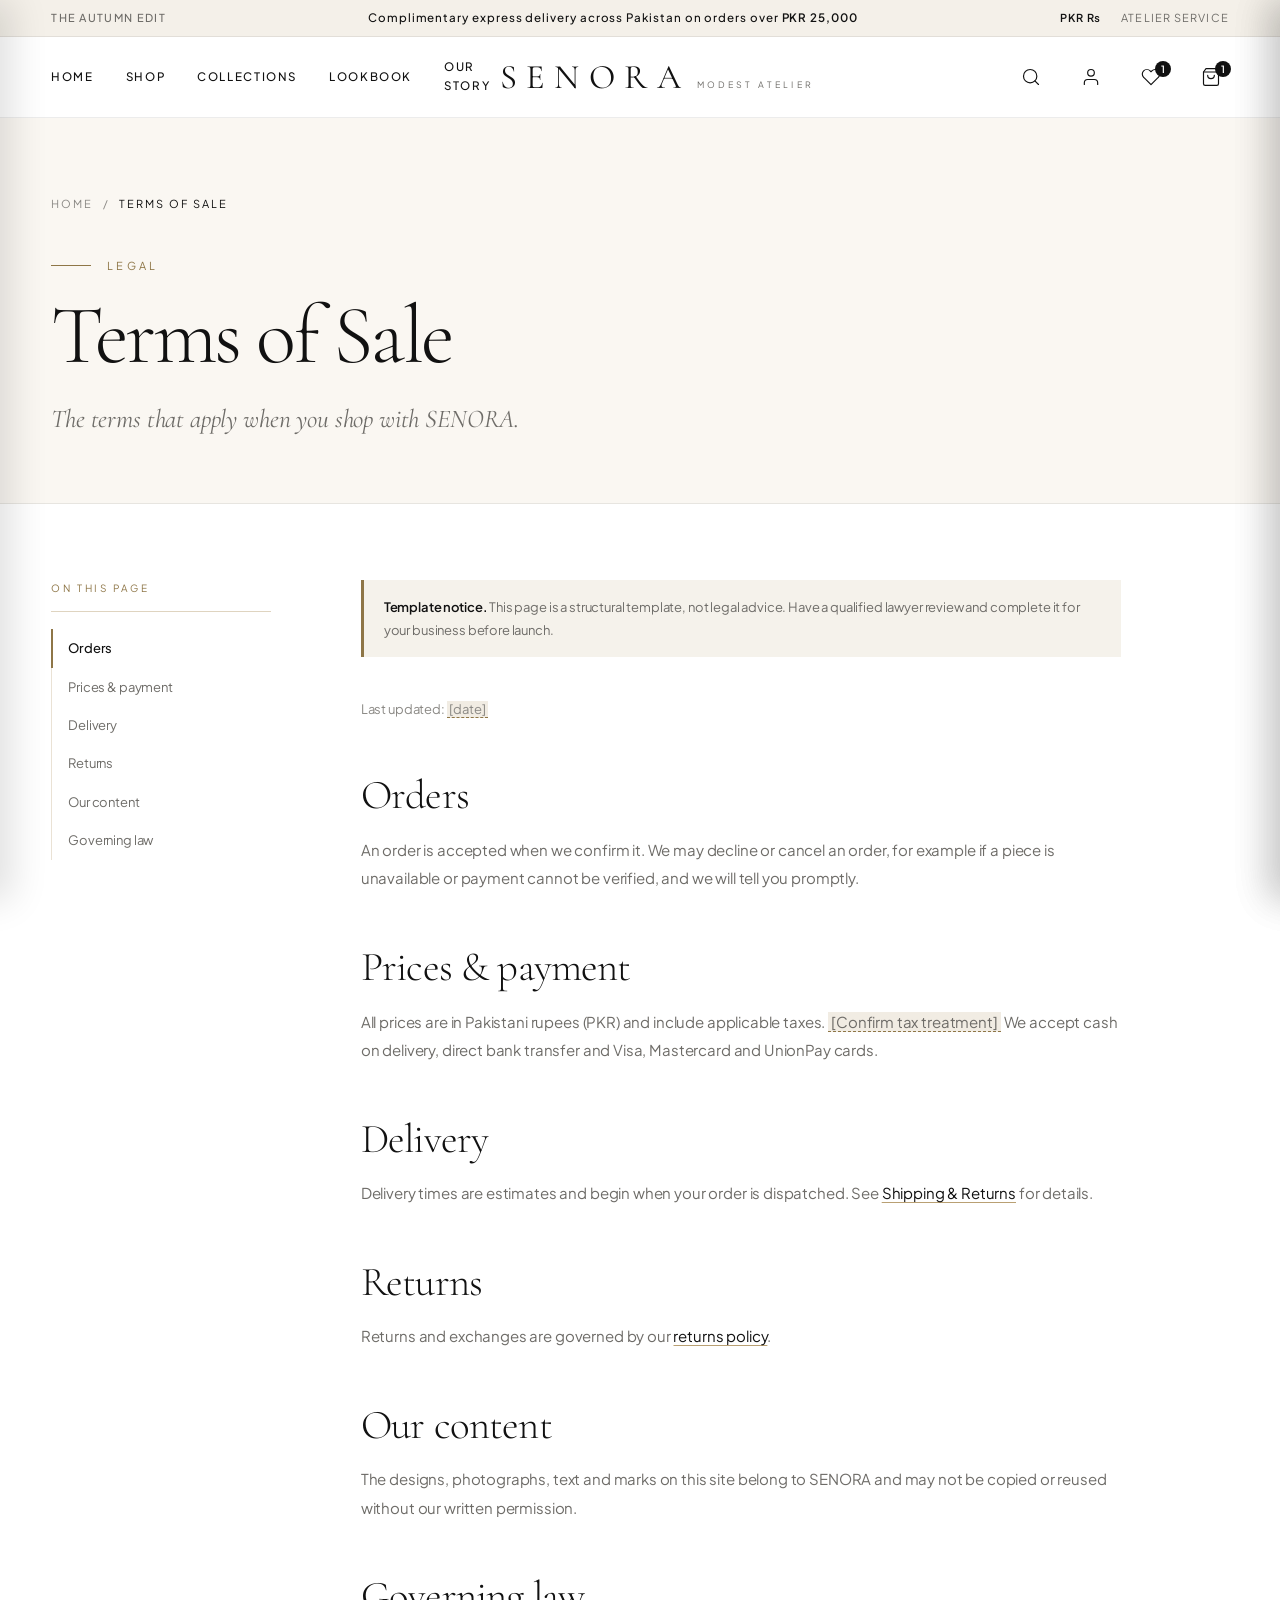
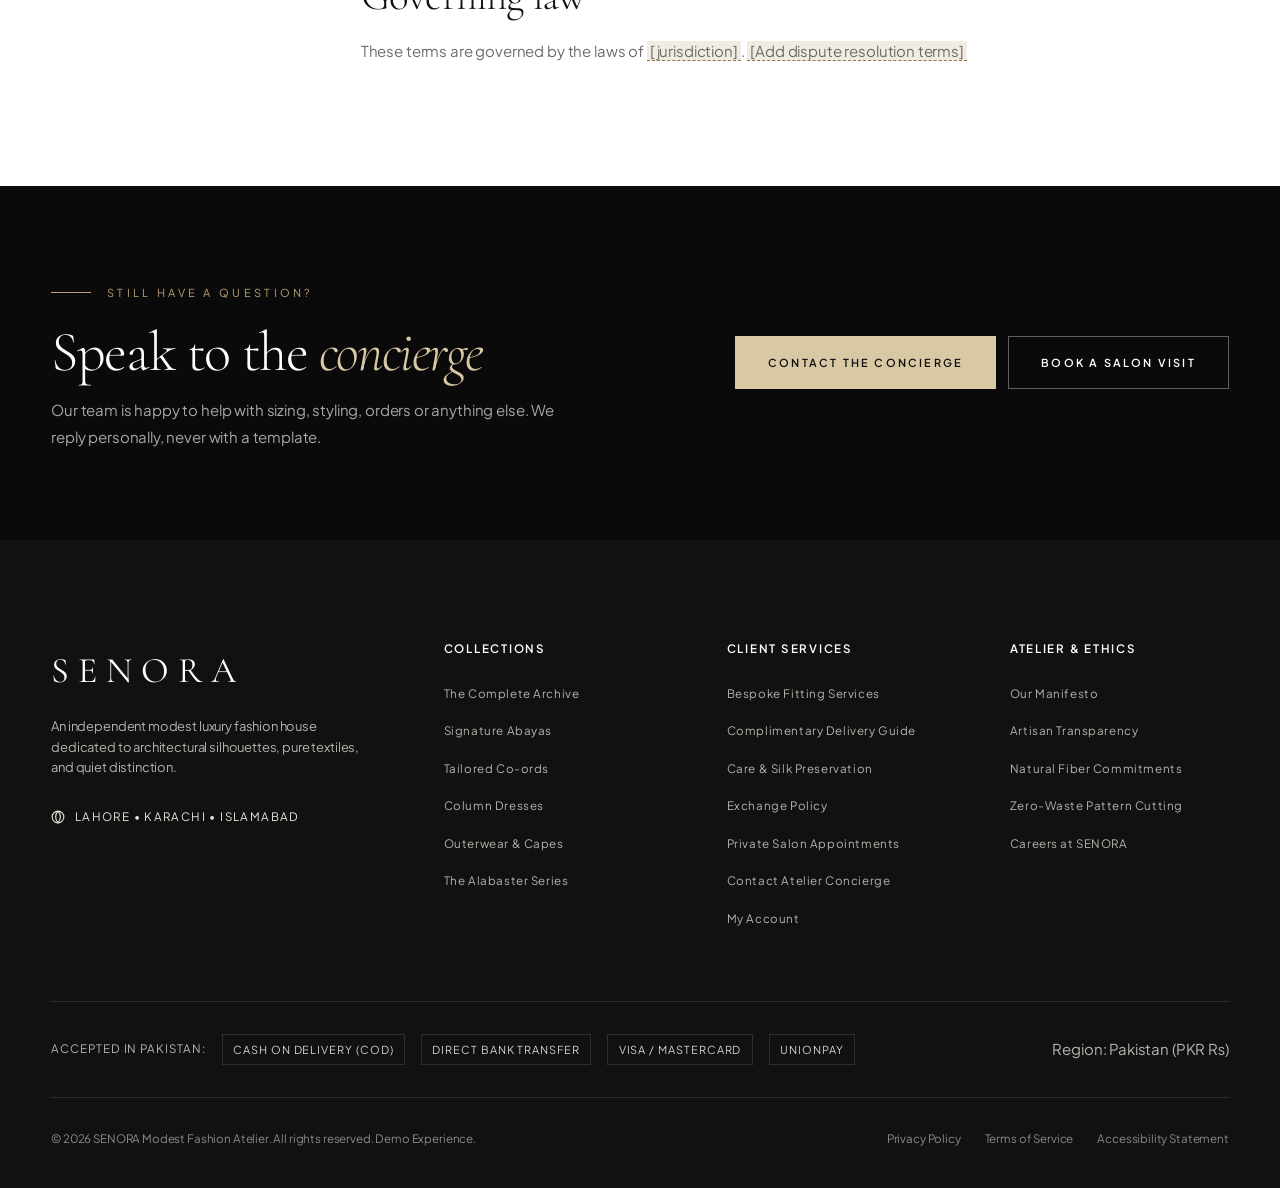
<file: terms.html>
<!DOCTYPE html>
<html lang="en">
<head>
  <meta charset="UTF-8">
  <meta name="viewport" content="width=device-width, initial-scale=1.0">
  <title>Terms of Sale | SENORA — Luxury Modest Fashion</title>
  
  <meta name="description" content="The terms of sale that apply to purchases from SENORA.">
  <meta name="keywords" content="modest fashion, luxury abayas, co-ords, modest dresses, atelier outerwear, Pakistani designer, raw silk, quiet luxury">
  <meta name="theme-color" content="#111111">
  
  <!-- Typography Fonts -->
  <link rel="preconnect" href="https://fonts.googleapis.com">
  <link rel="preconnect" href="https://fonts.gstatic.com" crossorigin>
  <link href="https://fonts.googleapis.com/css2?family=Cormorant+Garamond:ital,wght@0,300;0,400;0,500;0,600;1,400&family=Plus+Jakarta+Sans:wght@300;400;500;600;700&display=swap" rel="stylesheet">
  
  <!-- Stylesheets -->
  <link rel="stylesheet" href="css/style.css">
</head>
<body class="page-info">

  <!-- Accessible Skip to Content -->
  <a href="#mainContent" class="skip-link">Skip to main content</a>

  <!-- 1. Editorial Announcement Bar -->
  <aside class="announcement-bar" role="region" aria-label="Atelier Updates">
    <div class="announcement-container">
      <div class="announcement-meta">THE AUTUMN EDIT</div>
      <div class="announcement-text">
        Complimentary express delivery across Pakistan on orders over <strong>PKR 25,000</strong>
      </div>
      <div class="announcement-controls">
        <span class="currency-badge">PKR ₨</span>
        <a href="concierge.html" class="announcement-service">Atelier Service</a>
      </div>
    </div>
  </aside>

  <!-- 2. Sticky Master Navigation Header -->
  <header class="site-header" role="banner" id="siteHeader">
    <div class="header-container">
      
      <!-- Left: Primary Navigation -->
      <nav class="nav-primary" aria-label="Primary Navigation">
        <a href="index.html" class="nav-link" data-nav="home">Home</a>
        <a href="shop.html" class="nav-link" data-nav="shop">Shop</a>
        <a href="collections.html" class="nav-link" data-nav="collections">Collections</a>
        <a href="lookbook.html" class="nav-link" data-nav="lookbook">Lookbook</a>
        <a href="story.html" class="nav-link" data-nav="story">Our Story</a>
      </nav>

      <!-- Mobile Hamburger Toggle -->
      <button class="nav-toggle" id="mobileNavToggle" type="button" aria-label="Open mobile navigation menu" aria-expanded="false" aria-controls="mobileNavDrawer">
        <span></span>
        <span></span>
      </button>

      <!-- Center: Brand Wordmark -->
      <div class="brand-mark">
        <a href="index.html" aria-label="SENORA Home">
          <span class="brand-title">SENORA</span>
          <span class="brand-sub">MODEST ATELIER</span>
        </a>
      </div>

      <!-- Right: Utility Actions -->
      <div class="header-actions">
        
        <!-- Search Button -->
        <button class="action-btn" id="searchToggleBtn" type="button" aria-label="Search catalog" title="Search" aria-haspopup="dialog" aria-expanded="false" aria-controls="searchModal">
          <svg viewBox="0 0 24 24" fill="none" stroke="currentColor" stroke-linecap="round" stroke-linejoin="round">
            <circle cx="11" cy="11" r="8"></circle>
            <line x1="21" y1="21" x2="16.65" y2="16.65"></line>
          </svg>
        </button>

        <!-- Account Button -->
        <button class="action-btn" id="accountBtn" type="button" aria-label="Sign in or create an account" title="Account" aria-haspopup="dialog" data-account-btn>
          <svg viewBox="0 0 24 24" fill="none" stroke="currentColor" stroke-linecap="round" stroke-linejoin="round">
            <path d="M20 21v-2a4 4 0 0 0-4-4H8a4 4 0 0 0-4 4v2"></path>
            <circle cx="12" cy="7" r="4"></circle>
          </svg>
          <span class="acct-initial" hidden></span>
        </button>

        <!-- Wishlist Button -->
        <button class="action-btn" id="wishlistHeaderBtn" type="button" aria-label="View saved wishlist" title="Wishlist" aria-haspopup="dialog" aria-expanded="false" aria-controls="wishlistDrawer">
          <svg viewBox="0 0 24 24" fill="none" stroke="currentColor" stroke-linecap="round" stroke-linejoin="round">
            <path d="M20.84 4.61a5.5 5.5 0 0 0-7.78 0L12 5.67l-1.06-1.06a5.5 5.5 0 0 0-7.78 7.78l1.06 1.06L12 21.23l7.78-7.78 1.06-1.06a5.5 5.5 0 0 0 0-7.78z"></path>
          </svg>
          <span class="badge-count" id="wishlistCountBadge" style="display: none;">0</span>
        </button>

        <!-- Shopping Bag / Cart Drawer Button -->
        <button class="action-btn" id="cartToggleBtn" type="button" aria-label="Open shopping bag" title="Shopping Bag" aria-haspopup="dialog" aria-expanded="false" aria-controls="cartDrawer">
          <svg viewBox="0 0 24 24" fill="none" stroke="currentColor" stroke-linecap="round" stroke-linejoin="round">
            <path d="M6 2L3 6v14a2 2 0 0 0 2 2h14a2 2 0 0 0 2-2V6l-3-4z"></path>
            <line x1="3" y1="6" x2="21" y2="6"></line>
            <path d="M16 10a4 4 0 0 1-8 0"></path>
          </svg>
          <span class="badge-count" id="cartCountBadge">0</span>
        </button>

      </div>

    </div>
  </header>

  <!-- Main Content Landmark -->
  <main id="mainContent">
    <section class="info-hero">
      <div class="container">
        <nav class="info-crumbs" aria-label="Breadcrumb"><a href="index.html">Home</a><span>/</span><span class="current">Terms of Sale</span></nav>
        <span class="info-kicker">Legal</span>
        <h1>Terms of Sale</h1>
        <p class="info-lede">The terms that apply when you shop with SENORA.</p>
      </div>
    </section>
    
    <section class="info-body">
      <div class="container info-grid">
        <aside class="info-toc" aria-label="On this page">
          <span class="info-toc-label">On this page</span>
          <ul><li><a href="#orders" data-toc="orders">Orders</a></li><li><a href="#prices" data-toc="prices">Prices &amp; payment</a></li><li><a href="#delivery" data-toc="delivery">Delivery</a></li><li><a href="#returns" data-toc="returns">Returns</a></li><li><a href="#ip" data-toc="ip">Our content</a></li><li><a href="#law" data-toc="law">Governing law</a></li></ul>
        </aside>
        <article class="info-content">
          <div class="info-note"><strong>Template notice.</strong> This page is a structural template, not legal advice. Have a qualified lawyer review and complete it for your business before launch.</div>

          <p class="info-small">Last updated: <span class="ph">[date]</span></p>
          <h2 id="orders">Orders</h2>
          <p>An order is accepted when we confirm it. We may decline or cancel an order, for example if a piece is unavailable or payment cannot be verified, and we will tell you promptly.</p>
          <h2 id="prices">Prices &amp; payment</h2>
          <p>All prices are in Pakistani rupees (PKR) and include applicable taxes. <span class="ph">[Confirm tax treatment]</span> We accept cash on delivery, direct bank transfer and Visa, Mastercard and UnionPay cards.</p>
          <h2 id="delivery">Delivery</h2>
          <p>Delivery times are estimates and begin when your order is dispatched. See <a href="shipping.html#delivery">Shipping &amp; Returns</a> for details.</p>
          <h2 id="returns">Returns</h2>
          <p>Returns and exchanges are governed by our <a href="shipping.html#returns">returns policy</a>.</p>
          <h2 id="ip">Our content</h2>
          <p>The designs, photographs, text and marks on this site belong to SENORA and may not be copied or reused without our written permission.</p>
          <h2 id="law">Governing law</h2>
          <p>These terms are governed by the laws of <span class="ph">[jurisdiction]</span>. <span class="ph">[Add dispute resolution terms]</span></p>

        </article>
      </div>
    </section>

    <section class="info-cta" aria-labelledby="ctaHeading">
      <div class="container info-cta-inner">
        <div>
          <span class="home-kicker">Still have a question?</span>
          <h2 id="ctaHeading">Speak to the <em>concierge</em></h2>
          <p>Our team is happy to help with sizing, styling, orders or anything else. We reply personally, never with a template.</p>
        </div>
        <div class="info-cta-actions">
          <a href="concierge.html" class="shop-btn-gold">Contact The Concierge</a>
          <a href="concierge.html#appointment" class="shop-btn-ghost">Book A Salon Visit</a>
        </div>
      </div>
    </section>

  </main>

  <!-- 10. Polished Editorial Footer (Exact Match with Homepage) -->
  <footer class="site-footer" role="contentinfo">
    <div class="container">
      
      <div class="footer-top">
        
        <!-- Brand Information -->
        <div class="footer-brand">
          <span class="footer-logo">SENORA</span>
          <p class="footer-tagline">
            An independent modest luxury fashion house dedicated to architectural silhouettes, pure textiles, and quiet distinction.
          </p>
          <div class="footer-atelier-badge">
            <svg width="14" height="14" viewBox="0 0 24 24" fill="none" stroke="currentColor" stroke-width="2"><circle cx="12" cy="12" r="10"/><path d="M12 2a14.5 14.5 0 0 0 0 20 14.5 14.5 0 0 0 0-20"/></svg>
            <span>Lahore • Karachi • Islamabad</span>
          </div>
        </div>

        <!-- Column 1: Collections -->
        <div class="footer-col">
          <h6>Collections</h6>
          <ul class="footer-links">
            <li><a href="shop.html">The Complete Archive</a></li>
            <li><a href="shop.html#abayas">Signature Abayas</a></li>
            <li><a href="shop.html#coords">Tailored Co-ords</a></li>
            <li><a href="shop.html#dresses">Column Dresses</a></li>
            <li><a href="shop.html#outerwear">Outerwear & Capes</a></li>
            <li><a href="index.html#campaign">The Alabaster Series</a></li>
          </ul>
        </div>

        <!-- Column 2: Client Care -->
        <div class="footer-col">
          <h6>Client Services</h6>
          <ul class="footer-links">
            <li><a href="size-guide.html#bespoke">Bespoke Fitting Services</a></li>
            <li><a href="shipping.html#delivery">Complimentary Delivery Guide</a></li>
            <li><a href="care.html">Care & Silk Preservation</a></li>
            <li><a href="shipping.html#returns">Exchange Policy</a></li>
            <li><a href="concierge.html#appointment">Private Salon Appointments</a></li>
            <li><a href="concierge.html">Contact Atelier Concierge</a></li>
            <li><a href="account.html">My Account</a></li>
          </ul>
        </div>

        <!-- Column 3: Atelier Ethics -->
        <div class="footer-col">
          <h6>Atelier & Ethics</h6>
          <ul class="footer-links">
            <li><a href="story.html#manifesto">Our Manifesto</a></li>
            <li><a href="story.html#artisans">Artisan Transparency</a></li>
            <li><a href="story.html#materials">Natural Fiber Commitments</a></li>
            <li><a href="story.html#materials">Zero-Waste Pattern Cutting</a></li>
            <li><a href="concierge.html#contact">Careers at SENORA</a></li>
          </ul>
        </div>

      </div>

      <!-- Payment & Security Strip -->
      <div class="footer-payment-strip">
        <div class="payment-methods">
          <span>Accepted in Pakistan:</span>
          <span class="payment-tag">Cash on Delivery (COD)</span>
          <span class="payment-tag">Direct Bank Transfer</span>
          <span class="payment-tag">Visa / Mastercard</span>
          <span class="payment-tag">UnionPay</span>
        </div>
        <div class="footer-region">
          <span>Region: Pakistan (PKR ₨)</span>
        </div>
      </div>

      <!-- Copyright Bottom Bar -->
      <div class="footer-bottom">
        <p>&copy; 2026 SENORA Modest Fashion Atelier. All rights reserved. Demo Experience.</p>
        <div style="display: flex; gap: 1.5rem;">
          <a href="privacy.html">Privacy Policy</a>
          <a href="terms.html">Terms of Service</a>
          <a href="accessibility.html">Accessibility Statement</a>
        </div>
      </div>

    </div>
  </footer>

  <!-- =========================================================================
       Global Interactive Overlays (Shared across SENORA)
       ========================================================================= -->

  <!-- Shopping Bag / Cart Drawer -->
  <div class="cart-drawer-overlay" id="cartDrawerOverlay" aria-hidden="true"></div>
  <aside 
    class="cart-drawer" 
    id="cartDrawer" 
    role="dialog" 
    aria-modal="true" 
    aria-labelledby="cartDrawerTitle" 
    aria-hidden="true"
  >
    <div class="cart-header">
      <h3 id="cartDrawerTitle">Shopping Bag</h3>
      <button class="drawer-close-btn" id="cartCloseBtn" type="button" aria-label="Close shopping bag drawer">
        <svg width="20" height="20" viewBox="0 0 24 24" fill="none" stroke="currentColor" stroke-width="2">
          <line x1="18" y1="6" x2="6" y2="18"></line>
          <line x1="6" y1="6" x2="18" y2="18"></line>
        </svg>
      </button>
    </div>

    <!-- Free Shipping Progress Meter -->
    <div class="shipping-meter-box">
      <p class="shipping-meter-text" id="shippingMeterText">
        Add <strong>PKR 25,000</strong> to qualify for complimentary delivery.
      </p>
      <div class="shipping-progress-bar" role="progressbar" aria-label="Progress towards free delivery">
        <div class="shipping-progress-fill" id="shippingProgressBar" style="width: 0%;"></div>
      </div>
    </div>

    <!-- Scrollable Item List -->
    <div class="cart-items-container" id="cartItemsContainer">
      <!-- Populated via JavaScript -->
    </div>

    <!-- Cart Footer & Checkout Action -->
    <div class="cart-footer">
      <div class="cart-subtotal-row">
        <span>Estimated Subtotal</span>
        <strong id="cartSubtotalAmount">PKR 0</strong>
      </div>
      <p class="cart-note">Taxes calculated at checkout. Complimentary alterations included.</p>
      <button class="btn btn-primary cart-checkout-btn" id="cartCheckoutBtn" type="button">
        Proceed to Checkout
      </button>
      <span class="cart-demo-badge">Demo Mode: No payment is processed</span>
    </div>
  </aside>

  <!-- Interactive Wishlist Drawer -->
  <div class="cart-drawer-overlay" id="wishlistDrawerOverlay" aria-hidden="true"></div>
  <aside 
    class="cart-drawer" 
    id="wishlistDrawer" 
    role="dialog" 
    aria-modal="true" 
    aria-labelledby="wishlistDrawerTitle" 
    aria-hidden="true"
  >
    <div class="cart-header">
      <h3 id="wishlistDrawerTitle">Saved Pieces</h3>
      <button class="drawer-close-btn" id="wishlistCloseBtn" type="button" aria-label="Close saved pieces drawer">
        <svg width="20" height="20" viewBox="0 0 24 24" fill="none" stroke="currentColor" stroke-width="2">
          <line x1="18" y1="6" x2="6" y2="18"></line>
          <line x1="6" y1="6" x2="18" y2="18"></line>
        </svg>
      </button>
    </div>

    <div class="shipping-meter-box" style="background-color: var(--color-white); border-bottom: var(--border-hairline);">
      <p class="shipping-meter-text" style="color: var(--color-stone-muted); margin-bottom: 0;">
        Pieces saved for your private curation.
      </p>
    </div>

    <!-- Scrollable Wishlist Items Container -->
    <div class="cart-items-container" id="wishlistItemsContainer">
      <!-- Populated via JavaScript -->
    </div>

    <!-- Wishlist Footer -->
    <div class="cart-footer">
      <button class="btn btn-primary" style="width: 100%;" id="wishlistExploreBtn" type="button">
        Explore The Edit
      </button>
      <span class="cart-demo-badge">In-Memory Session Wishlist</span>
    </div>
  </aside>

  <!-- Search Overlay Modal -->
  <div 
    class="search-modal" 
    id="searchModal" 
    role="dialog" 
    aria-modal="true" 
    aria-labelledby="searchModalTitle" 
    aria-hidden="true"
  >
    <div class="search-container">
      <button class="search-close-btn" id="searchCloseBtn" type="button" aria-label="Close search overlay">
        <svg width="20" height="20" viewBox="0 0 24 24" fill="none" stroke="currentColor" stroke-width="2">
          <line x1="18" y1="6" x2="6" y2="18"></line>
          <line x1="6" y1="6" x2="18" y2="18"></line>
        </svg>
      </button>

      <h3 class="search-title" id="searchModalTitle">Search Atelier Collection</h3>

      <div class="search-input-wrapper">
        <svg width="20" height="20" viewBox="0 0 24 24" fill="none" stroke="currentColor" stroke-width="2">
          <circle cx="11" cy="11" r="8"></circle>
          <line x1="21" y1="21" x2="16.65" y2="16.65"></line>
        </svg>
        <input 
          type="search" 
          id="searchInput" 
          class="search-input" 
          placeholder="Search abayas, co-ords, dresses, outerwear..." 
          autocomplete="off"
        >
      </div>

      <!-- Quick Search Suggestions -->
      <div class="search-popular-tags">
        <span style="color: var(--color-stone); font-size: 0.75rem;">Suggestions:</span>
        <button type="button" class="search-tag">Silk Abaya</button>
        <button type="button" class="search-tag">Sand Co-ord</button>
        <button type="button" class="search-tag">Column Dress</button>
        <button type="button" class="search-tag">Trench Cape</button>
      </div>

      <!-- Results Container -->
      <div class="search-results-list" id="searchResultsList" role="region" aria-live="polite">
        <!-- Live search matches injected via JavaScript -->
      </div>
    </div>
  </div>

  <!-- Premium Product Detail Modal -->
  <div class="product-modal-backdrop" id="productModalBackdrop" aria-hidden="true"></div>
  <div 
    class="product-modal" 
    id="productModal" 
    role="dialog" 
    aria-modal="true" 
    aria-labelledby="modalProductTitle" 
    aria-hidden="true"
  >
    <div class="product-modal-container">
      <button class="product-modal-close" id="productModalClose" type="button" aria-label="Close product details">
        <svg width="22" height="22" viewBox="0 0 24 24" fill="none" stroke="currentColor" stroke-width="2">
          <line x1="18" y1="6" x2="6" y2="18"></line>
          <line x1="6" y1="6" x2="18" y2="18"></line>
        </svg>
      </button>

      <div class="product-modal-body" id="productModalBody">
        <!-- Populated via JavaScript -->
      </div>
    </div>
  </div>

  <!-- Mobile Navigation Drawer & Dedicated Backdrop -->
  <div class="mobile-nav-overlay" id="mobileNavOverlay" aria-hidden="true"></div>
  <aside 
    class="mobile-nav-drawer" 
    id="mobileNavDrawer" 
    role="dialog" 
    aria-modal="true" 
    aria-label="Mobile Navigation"
  >
    <div class="mobile-nav-header">
      <span class="brand-title" style="font-size: 1.5rem;">SENORA</span>
      <button id="mobileNavClose" type="button" aria-label="Close navigation" style="padding: 0.5rem;">
        <svg width="22" height="22" viewBox="0 0 24 24" fill="none" stroke="currentColor" stroke-width="2">
          <line x1="18" y1="6" x2="6" y2="18"></line>
          <line x1="6" y1="6" x2="18" y2="18"></line>
        </svg>
      </button>
    </div>

    <nav class="mobile-nav-links">
      <a href="index.html" data-nav="home">Home</a>
      <a href="shop.html" data-nav="shop">Shop</a>
      <a href="collections.html" class="is-active" data-nav="collections">Collections</a>
      <a href="lookbook.html" data-nav="lookbook">Lookbook</a>
      <a href="story.html" data-nav="story">Our Story</a>
      <a href="account.html" data-account-open="auto" data-account-label>Sign In / Create Account</a>
    </nav>

    <div class="mobile-nav-footer">
      <div style="font-size: 0.75rem; text-transform: uppercase; letter-spacing: 0.1em; color: var(--color-stone);">
        Currency: Pakistan (PKR)
      </div>
      <p style="font-size: 0.8125rem; color: var(--color-stone-muted); line-height: 1.5;">
        Complimentary delivery across Pakistan on orders over PKR 25,000.
      </p>
    </div>
  </aside>

  <!-- Toast Notification Hub -->
  <div class="toast-container" id="toastContainer" aria-live="polite"></div>

  <!-- Shared Application Logic -->
  <script src="js/main.js"></script>
  <script src="js/account.js"></script>
</body>
</html>
</file>
<file: css/style.css>
/* ==========================================================================
   SENORA — Luxury Modest Fashion
   Design System & Master Stylesheet
   ========================================================================== */

/* --------------------------------------------------------------------------
   1. CSS Variables & Design Tokens
   -------------------------------------------------------------------------- */
:root {
  /* Color Palette */
  --color-obsidian: #111111;
  --color-obsidian-deep: #0a0a0a;
  --color-obsidian-soft: #1d1d1b;
  --color-white: #ffffff;
  --color-ivory: #F4F0E9;
  --color-ivory-light: #FAF7F2;
  --color-sand: #E7E2D7;
  --color-stone: #8B8985;
  --color-stone-muted: #6E6C68;
  --color-stone-light: #B6B3AC;
  
  /* Borders & Dividers */
  --border-hairline: 1px solid rgba(17, 17, 17, 0.08);
  --border-subtle: 1px solid rgba(17, 17, 17, 0.14);
  --border-dark: 1px solid rgba(255, 255, 255, 0.12);
  --border-focus: 2px solid #111111;

  /* Typography */
  --font-serif: 'Cormorant Garamond', Garamond, 'Times New Roman', serif;
  --font-sans: 'Plus Jakarta Sans', -apple-system, BlinkMacSystemFont, 'Segoe UI', Roboto, sans-serif;
  
  /* Type Scale */
  --text-xs: 0.725rem;    /* 11.6px */
  --text-sm: 0.8125rem;   /* 13px */
  --text-base: 0.9375rem; /* 15px */
  --text-md: 1.0625rem;   /* 17px */
  --text-lg: 1.25rem;     /* 20px */
  --text-xl: 1.625rem;    /* 26px */
  --text-2xl: 2.25rem;    /* 36px */
  --text-3xl: 3.25rem;    /* 52px */
  --text-4xl: 4.5rem;     /* 72px */
  --text-hero: clamp(2.75rem, 6.5vw, 6rem);

  /* Spacing Scale */
  --space-2xs: 0.25rem;
  --space-xs: 0.5rem;
  --space-sm: 0.875rem;
  --space-md: 1.5rem;
  --space-lg: 2.5rem;
  --space-xl: 4rem;
  --space-2xl: 6.5rem;
  --space-3xl: 9rem;

  /* Layout */
  --container-max: 1440px;
  --container-padding: clamp(1.25rem, 4vw, 3.5rem);
  --header-height: 80px;
  --header-height-scrolled: 64px;
  --announcement-height: 36px;

  /* Transitions & Motion */
  --transition-fast: 0.2s cubic-bezier(0.25, 1, 0.5, 1);
  --transition-smooth: 0.4s cubic-bezier(0.16, 1, 0.3, 1);
  --transition-editorial: 0.7s cubic-bezier(0.16, 1, 0.3, 1);

  /* Shadows (minimal, subtle) */
  --shadow-drawer: -12px 0 35px rgba(0, 0, 0, 0.12);
  --shadow-modal: 0 20px 40px rgba(0, 0, 0, 0.15);
  --shadow-toast: 0 10px 25px rgba(0, 0, 0, 0.1);

  /* Z-Index Hierarchy */
  --z-base: 1;
  --z-header: 100;
  --z-overlay: 200;
  --z-drawer: 300;
  --z-modal: 400;
  --z-toast: 500;
}

/* --------------------------------------------------------------------------
   2. Reset & Base Settings
   -------------------------------------------------------------------------- */
*, *::before, *::after {
  box-sizing: border-box;
  margin: 0;
  padding: 0;
}

html {
  font-size: 16px;
  scroll-behavior: smooth;
  -webkit-font-smoothing: antialiased;
  -moz-osx-font-smoothing: grayscale;
  background-color: var(--color-white);
  color: var(--color-obsidian);
}

body {
  font-family: var(--font-sans);
  font-size: var(--text-base);
  line-height: 1.6;
  letter-spacing: -0.01em;
  background-color: var(--color-white);
  color: var(--color-obsidian);
  overflow-x: hidden;
  position: relative;
}

body.no-scroll {
  overflow: hidden;
}

img, picture, video, canvas, svg {
  display: block;
  max-width: 100%;
  height: auto;
}

input, button, textarea, select {
  font: inherit;
  color: inherit;
}

button {
  background: none;
  border: none;
  cursor: pointer;
  padding: 0;
}

a {
  color: inherit;
  text-decoration: none;
  transition: color var(--transition-fast);
}

ul, ol {
  list-style: none;
}

/* Accessible focus ring */
:focus-visible {
  outline: 2px solid var(--color-obsidian);
  outline-offset: 3px;
}

/* Screen reader utility */
.sr-only {
  position: absolute;
  width: 1px;
  height: 1px;
  padding: 0;
  margin: -1px;
  overflow: hidden;
  clip: rect(0, 0, 0, 0);
  white-space: nowrap;
  border: 0;
}

/* Skip to content link */
.skip-link {
  position: absolute;
  top: -100px;
  left: 1.5rem;
  background: var(--color-obsidian);
  color: var(--color-white);
  padding: 0.75rem 1.25rem;
  z-index: 1000;
  font-size: var(--text-sm);
  text-transform: uppercase;
  letter-spacing: 0.1em;
  transition: top var(--transition-fast);
}

.skip-link:focus {
  top: 1.5rem;
}

/* --------------------------------------------------------------------------
   3. Typography & Editorial Accents
   -------------------------------------------------------------------------- */
h1, h2, h3, h4, h5, h6 {
  font-family: var(--font-serif);
  font-weight: 400;
  line-height: 1.15;
  letter-spacing: 0.01em;
}

.serif-italic {
  font-style: italic;
  font-weight: 300;
}

.label-eyebrow {
  font-family: var(--font-sans);
  font-size: var(--text-xs);
  text-transform: uppercase;
  letter-spacing: 0.16em;
  color: var(--color-stone-muted);
  font-weight: 500;
  display: flex;
  align-items: center;
  gap: 0.5rem;
}

.label-eyebrow::before {
  content: '';
  display: inline-block;
  width: 18px;
  height: 1px;
  background-color: var(--color-stone);
}

.editorial-number {
  font-family: var(--font-serif);
  font-size: var(--text-sm);
  letter-spacing: 0.15em;
  color: var(--color-stone);
  font-style: italic;
}

/* Container */
.container {
  width: 100%;
  max-width: var(--container-max);
  margin-left: auto;
  margin-right: auto;
  padding-left: var(--container-padding);
  padding-right: var(--container-padding);
}

/* --------------------------------------------------------------------------
   4. Buttons & Interactive Links
   -------------------------------------------------------------------------- */
.btn {
  display: inline-flex;
  align-items: center;
  justify-content: center;
  gap: 0.75rem;
  font-family: var(--font-sans);
  font-size: var(--text-xs);
  text-transform: uppercase;
  letter-spacing: 0.14em;
  font-weight: 600;
  padding: 1.05rem 2.2rem;
  transition: all var(--transition-smooth);
  position: relative;
  overflow: hidden;
  border-radius: 0;
  white-space: nowrap;
}

.btn-primary {
  background-color: var(--color-obsidian);
  color: var(--color-white);
  border: 1px solid var(--color-obsidian);
}

.btn-primary:hover {
  background-color: #262624;
  border-color: #262624;
  color: var(--color-white);
  transform: translateY(-2px);
}

.btn-secondary {
  background-color: transparent;
  color: var(--color-obsidian);
  border: 1px solid var(--color-obsidian);
}

.btn-secondary:hover {
  background-color: var(--color-obsidian);
  color: var(--color-white);
  transform: translateY(-2px);
}

.btn-ivory {
  background-color: var(--color-ivory);
  color: var(--color-obsidian);
  border: 1px solid rgba(17, 17, 17, 0.12);
}

.btn-ivory:hover {
  background-color: var(--color-obsidian);
  color: var(--color-white);
  border-color: var(--color-obsidian);
}

.btn-link {
  display: inline-flex;
  align-items: center;
  gap: 0.5rem;
  font-size: var(--text-xs);
  text-transform: uppercase;
  letter-spacing: 0.14em;
  font-weight: 600;
  padding: 0.25rem 0;
  position: relative;
}

.btn-link::after {
  content: '';
  position: absolute;
  bottom: 0;
  left: 0;
  width: 100%;
  height: 1px;
  background-color: currentColor;
  transition: transform var(--transition-fast);
  transform-origin: left;
}

.btn-link:hover::after {
  transform: scaleX(0.4);
}

.btn-link svg {
  transition: transform var(--transition-fast);
}

.btn-link:hover svg {
  transform: translateX(4px);
}

/* --------------------------------------------------------------------------
   5. Announcement Bar
   -------------------------------------------------------------------------- */
.announcement-bar {
  background-color: var(--color-ivory);
  color: var(--color-obsidian);
  border-bottom: var(--border-hairline);
  font-size: var(--text-xs);
  letter-spacing: 0.08em;
  position: relative;
  z-index: calc(var(--z-header) + 1);
  overflow: hidden;
}

.announcement-container {
  display: flex;
  align-items: center;
  justify-content: space-between;
  height: var(--announcement-height);
  padding-left: var(--container-padding);
  padding-right: var(--container-padding);
}

.announcement-meta {
  color: var(--color-stone-muted);
  font-weight: 500;
  text-transform: uppercase;
  font-size: 0.6875rem;
  letter-spacing: 0.12em;
}

.announcement-text {
  text-align: center;
  font-weight: 500;
  white-space: nowrap;
  overflow: hidden;
  text-overflow: ellipsis;
}

.announcement-text strong {
  font-weight: 600;
}

.announcement-controls {
  display: flex;
  align-items: center;
  gap: 1.25rem;
  font-size: 0.6875rem;
  text-transform: uppercase;
  letter-spacing: 0.1em;
  color: var(--color-stone-muted);
}

.currency-badge {
  font-weight: 600;
  color: var(--color-obsidian);
  cursor: default;
}

/* --------------------------------------------------------------------------
   6. Architectural Header & Navigation
   -------------------------------------------------------------------------- */
.site-header {
  position: sticky;
  top: 0;
  width: 100%;
  background-color: rgba(255, 255, 255, 0.96);
  backdrop-filter: blur(12px);
  -webkit-backdrop-filter: blur(12px);
  border-bottom: var(--border-hairline);
  z-index: var(--z-header);
  transition: all var(--transition-smooth);
}

.site-header.is-scrolled {
  box-shadow: 0 4px 20px rgba(0, 0, 0, 0.03);
}

.header-container {
  display: grid;
  grid-template-columns: 1fr auto 1fr;
  align-items: center;
  height: var(--header-height);
  padding-left: var(--container-padding);
  padding-right: var(--container-padding);
  transition: height var(--transition-smooth);
}

.site-header.is-scrolled .header-container {
  height: var(--header-height-scrolled);
}

/* Nav links (Left) */
.nav-primary {
  display: flex;
  align-items: center;
  gap: 2rem;
}

.nav-link {
  font-size: var(--text-xs);
  text-transform: uppercase;
  letter-spacing: 0.14em;
  font-weight: 500;
  color: var(--color-obsidian);
  position: relative;
  padding: 0.5rem 0;
}

.nav-link::after {
  content: '';
  position: absolute;
  bottom: 0;
  left: 0;
  width: 100%;
  height: 1px;
  background-color: var(--color-obsidian);
  transform: scaleX(0);
  transform-origin: right;
  transition: transform var(--transition-smooth);
}

.nav-link:hover::after,
.nav-link.is-active::after {
  transform: scaleX(1);
  transform-origin: left;
}

/* Brand Wordmark (Center) */
.brand-mark {
  display: flex;
  flex-direction: column;
  align-items: center;
  text-align: center;
}

.brand-title {
  font-family: var(--font-serif);
  font-size: 2.15rem;
  letter-spacing: 0.28em;
  font-weight: 400;
  color: var(--color-obsidian);
  line-height: 1;
  text-transform: uppercase;
  margin-left: 0.28em; /* optical alignment */
  transition: font-size var(--transition-smooth);
}

.site-header.is-scrolled .brand-title {
  font-size: 1.85rem;
}

.brand-sub {
  font-size: 0.55rem;
  text-transform: uppercase;
  letter-spacing: 0.35em;
  color: var(--color-stone-muted);
  margin-top: 0.25rem;
  margin-left: 0.35em;
}

/* Header Actions (Right) */
.header-actions {
  display: flex;
  align-items: center;
  justify-content: flex-end;
  gap: 1.5rem;
}

.action-btn {
  display: inline-flex;
  align-items: center;
  gap: 0.4rem;
  padding: 0.5rem;
  color: var(--color-obsidian);
  position: relative;
  transition: transform var(--transition-fast), color var(--transition-fast);
}

.action-btn:hover {
  color: var(--color-stone-muted);
  transform: translateY(-1px);
}

.action-btn svg {
  width: 20px;
  height: 20px;
  stroke-width: 1.4;
}

.badge-count {
  position: absolute;
  top: 2px;
  right: -2px;
  min-width: 16px;
  height: 16px;
  background-color: var(--color-obsidian);
  color: var(--color-white);
  border-radius: 50%;
  font-size: 0.625rem;
  font-weight: 600;
  display: flex;
  align-items: center;
  justify-content: center;
  padding: 0 4px;
  line-height: 1;
}

.nav-toggle {
  display: none;
  flex-direction: column;
  justify-content: center;
  gap: 5px;
  width: 24px;
  height: 24px;
}

.nav-toggle span {
  display: block;
  width: 100%;
  height: 1.5px;
  background-color: var(--color-obsidian);
  transition: transform var(--transition-fast), opacity var(--transition-fast);
}

/* --------------------------------------------------------------------------
   7. Hero Section (Editorial Asymmetrical Composition)
   -------------------------------------------------------------------------- */
.hero-section {
  position: relative;
  background-color: var(--color-ivory-light);
  border-bottom: var(--border-hairline);
  padding-top: clamp(2.5rem, 5vw, 4.5rem);
  padding-bottom: clamp(3rem, 6vw, 5.5rem);
  overflow: hidden;
}

.hero-grid {
  display: grid;
  grid-template-columns: 1.15fr 0.85fr;
  gap: clamp(2rem, 5vw, 5rem);
  align-items: center;
}

/* Left Editorial Content */
.hero-content {
  display: flex;
  flex-direction: column;
  z-index: 2;
}

.hero-edition-tag {
  display: inline-flex;
  align-items: center;
  gap: 0.75rem;
  font-size: var(--text-xs);
  text-transform: uppercase;
  letter-spacing: 0.22em;
  font-weight: 600;
  color: var(--color-stone-muted);
  margin-bottom: 1.75rem;
}

.hero-edition-tag span.bullet {
  width: 4px;
  height: 4px;
  background-color: var(--color-obsidian);
  border-radius: 50%;
}

.hero-title {
  font-size: var(--text-hero);
  line-height: 0.98;
  letter-spacing: -0.015em;
  margin-bottom: 1.75rem;
  color: var(--color-obsidian);
}

.hero-title .title-line {
  display: block;
  overflow: hidden;
}

.hero-title .title-accent {
  font-style: italic;
  font-weight: 300;
  display: inline-block;
  color: #242220;
}

.hero-description {
  max-width: 480px;
  font-size: var(--text-base);
  line-height: 1.75;
  color: #4a4844;
  margin-bottom: 2.5rem;
}

.hero-cta-group {
  display: flex;
  align-items: center;
  flex-wrap: wrap;
  gap: 1.25rem;
}

.hero-metrics {
  display: flex;
  gap: 2.5rem;
  margin-top: 3.5rem;
  padding-top: 2rem;
  border-top: var(--border-hairline);
}

.metric-item {
  display: flex;
  flex-direction: column;
  gap: 0.25rem;
}

.metric-value {
  font-family: var(--font-serif);
  font-size: 1.75rem;
  font-weight: 400;
  color: var(--color-obsidian);
}

.metric-label {
  font-size: var(--text-xs);
  text-transform: uppercase;
  letter-spacing: 0.12em;
  color: var(--color-stone-muted);
}

/* Right Asymmetrical Gallery Composition */
.hero-visuals {
  position: relative;
  display: flex;
  justify-content: flex-end;
}

.hero-visual-frame {
  position: relative;
  width: 100%;
  max-width: 460px;
  aspect-ratio: 3 / 4;
  overflow: hidden;
  background-color: var(--color-sand);
}

.hero-visual-frame img {
  width: 100%;
  height: 100%;
  object-fit: cover;
  object-position: center top;
  transition: transform 1.2s cubic-bezier(0.16, 1, 0.3, 1);
  filter: contrast(1.02);
}

.hero-visual-frame:hover img {
  transform: scale(1.04);
}

/* Inset Floating Accent Card */
.hero-inset-card {
  position: absolute;
  bottom: -1.75rem;
  left: -2.5rem;
  width: 200px;
  background: var(--color-white);
  padding: 1.25rem;
  border: var(--border-hairline);
  box-shadow: 0 12px 30px rgba(0, 0, 0, 0.06);
  z-index: 3;
}

.inset-badge {
  font-size: 0.65rem;
  text-transform: uppercase;
  letter-spacing: 0.16em;
  color: var(--color-stone);
  font-weight: 600;
  margin-bottom: 0.5rem;
  display: block;
}

.inset-caption {
  font-family: var(--font-serif);
  font-size: 1.05rem;
  line-height: 1.3;
  color: var(--color-obsidian);
  margin-bottom: 0.75rem;
}

.inset-link {
  font-size: var(--text-xs);
  text-transform: uppercase;
  letter-spacing: 0.12em;
  font-weight: 600;
  color: var(--color-obsidian);
  display: inline-flex;
  align-items: center;
  gap: 0.35rem;
}

.inset-link svg {
  width: 12px;
  height: 12px;
}

/* Editorial Floating Stamp */
.hero-floating-stamp {
  position: absolute;
  top: 1.5rem;
  right: -1.25rem;
  background-color: var(--color-obsidian);
  color: var(--color-white);
  width: 86px;
  height: 86px;
  border-radius: 50%;
  display: flex;
  flex-direction: column;
  align-items: center;
  justify-content: center;
  text-align: center;
  font-size: 0.625rem;
  text-transform: uppercase;
  letter-spacing: 0.14em;
  line-height: 1.2;
  box-shadow: 0 8px 24px rgba(0, 0, 0, 0.15);
  z-index: 4;
}

.hero-floating-stamp strong {
  font-family: var(--font-serif);
  font-size: 1.15rem;
  letter-spacing: 0.05em;
  display: block;
  font-weight: 400;
}

/* --------------------------------------------------------------------------
   8. Editorial Strip & Curated Values
   -------------------------------------------------------------------------- */
.curation-strip {
  border-bottom: var(--border-hairline);
  background-color: var(--color-white);
  padding: 1.75rem 0;
}

.curation-grid {
  display: grid;
  grid-template-columns: repeat(4, 1fr);
  gap: 2rem;
}

.curation-item {
  display: flex;
  align-items: flex-start;
  gap: 1rem;
}

.curation-icon {
  width: 22px;
  height: 22px;
  stroke-width: 1.3;
  color: var(--color-obsidian);
  flex-shrink: 0;
  margin-top: 2px;
}

.curation-text h4 {
  font-family: var(--font-sans);
  font-size: var(--text-xs);
  font-weight: 600;
  text-transform: uppercase;
  letter-spacing: 0.12em;
  margin-bottom: 0.25rem;
}

.curation-text p {
  font-size: var(--text-xs);
  color: var(--color-stone-muted);
  line-height: 1.45;
}

/* --------------------------------------------------------------------------
   9. Section Header Styles
   -------------------------------------------------------------------------- */
.section-header {
  margin-bottom: clamp(2.5rem, 5vw, 4rem);
}

.section-header-split {
  display: flex;
  align-items: flex-end;
  justify-content: space-between;
  gap: 2rem;
  flex-wrap: wrap;
}

.section-title {
  font-size: clamp(2rem, 3.8vw, 3rem);
  color: var(--color-obsidian);
  line-height: 1.1;
  margin-top: 0.5rem;
}

.section-subtitle {
  max-width: 400px;
  font-size: var(--text-sm);
  color: var(--color-stone-muted);
  line-height: 1.6;
}

/* --------------------------------------------------------------------------
   10. New Arrivals (4-Piece Editorial Product Grid)
   -------------------------------------------------------------------------- */
.products-section {
  padding-top: clamp(4rem, 8vw, 7rem);
  padding-bottom: clamp(4rem, 8vw, 7rem);
  background-color: var(--color-white);
  border-bottom: var(--border-hairline);
}

.products-grid {
  display: grid;
  grid-template-columns: repeat(4, 1fr);
  gap: clamp(1.25rem, 2.5vw, 2.25rem);
}

.product-card {
  display: flex;
  flex-direction: column;
  position: relative;
}

.product-media {
  position: relative;
  width: 100%;
  aspect-ratio: 3 / 4;
  overflow: hidden;
  background-color: var(--color-ivory);
  margin-bottom: 1.25rem;
}

.product-img {
  width: 100%;
  height: 100%;
  object-fit: cover;
  object-position: center top;
  transition: opacity var(--transition-smooth), transform 0.9s cubic-bezier(0.16, 1, 0.3, 1);
}

.product-img-hover {
  position: absolute;
  top: 0;
  left: 0;
  width: 100%;
  height: 100%;
  object-fit: cover;
  object-position: center top;
  opacity: 0;
  transition: opacity var(--transition-smooth), transform 0.9s cubic-bezier(0.16, 1, 0.3, 1);
}

.product-card:hover .product-img {
  opacity: 0;
  transform: scale(1.03);
}

.product-card:hover .product-img-hover {
  opacity: 1;
  transform: scale(1.03);
}

/* Badges */
.product-badge {
  position: absolute;
  top: 1rem;
  left: 1rem;
  background-color: rgba(255, 255, 255, 0.92);
  backdrop-filter: blur(4px);
  color: var(--color-obsidian);
  font-size: 0.625rem;
  text-transform: uppercase;
  letter-spacing: 0.15em;
  font-weight: 600;
  padding: 0.35rem 0.65rem;
  border: var(--border-hairline);
  z-index: 2;
}

/* Wishlist Button */
.product-wishlist-btn {
  position: absolute;
  top: 0.85rem;
  right: 0.85rem;
  width: 36px;
  height: 36px;
  background-color: rgba(255, 255, 255, 0.9);
  backdrop-filter: blur(4px);
  border-radius: 50%;
  display: flex;
  align-items: center;
  justify-content: center;
  color: var(--color-obsidian);
  border: var(--border-hairline);
  z-index: 2;
  transition: all var(--transition-fast);
}

.product-wishlist-btn:hover {
  background-color: var(--color-white);
  transform: scale(1.08);
}

.product-wishlist-btn.is-active {
  color: #8c2a2a;
}

.product-wishlist-btn.is-active svg {
  fill: #8c2a2a;
}

/* Quick Add & Details Button Overlay */
.product-quick-add {
  position: absolute;
  bottom: 0;
  left: 0;
  width: 100%;
  padding: 0.75rem;
  background: linear-gradient(to top, rgba(17, 17, 17, 0.88) 0%, rgba(17, 17, 17, 0.35) 70%, transparent 100%);
  opacity: 0;
  transform: translateY(8px);
  transition: all var(--transition-smooth);
  z-index: 2;
  display: flex;
  gap: 0.5rem;
}

.product-card:hover .product-quick-add,
.product-card:focus-within .product-quick-add {
  opacity: 1;
  transform: translateY(0);
}

.btn-quick-add,
.btn-quick-view {
  flex: 1;
  font-size: 0.6875rem;
  text-transform: uppercase;
  letter-spacing: 0.1em;
  font-weight: 600;
  padding: 0.65rem 0.5rem;
  border: none;
  cursor: pointer;
  text-align: center;
  transition: all var(--transition-fast);
}

.btn-quick-add {
  background-color: var(--color-white);
  color: var(--color-obsidian);
}

.btn-quick-add:hover {
  background-color: var(--color-obsidian);
  color: var(--color-white);
}

.btn-quick-view {
  background-color: rgba(244, 240, 233, 0.95);
  color: var(--color-obsidian);
  border: 1px solid rgba(17, 17, 17, 0.15);
}

.btn-quick-view:hover {
  background-color: var(--color-white);
  border-color: var(--color-obsidian);
}

/* Product Info */
.product-details {
  display: flex;
  flex-direction: column;
  gap: 0.35rem;
}

.product-category-tag {
  font-size: 0.6875rem;
  text-transform: uppercase;
  letter-spacing: 0.14em;
  color: var(--color-stone);
  font-weight: 500;
}

.product-title {
  font-family: var(--font-serif);
  font-size: 1.25rem;
  color: var(--color-obsidian);
  font-weight: 400;
  line-height: 1.25;
}

.product-title a:hover {
  color: var(--color-stone-muted);
}

.product-meta-row {
  display: flex;
  align-items: center;
  justify-content: space-between;
  margin-top: 0.25rem;
}

.product-price {
  font-family: var(--font-sans);
  font-size: var(--text-sm);
  font-weight: 600;
  color: var(--color-obsidian);
}

.product-swatches {
  display: flex;
  align-items: center;
  gap: 0.4rem;
}

.swatch {
  width: 12px;
  height: 12px;
  border-radius: 50%;
  border: 1px solid rgba(0, 0, 0, 0.15);
  display: inline-block;
  cursor: pointer;
  transition: transform var(--transition-fast);
}

.swatch:hover {
  transform: scale(1.25);
}

.swatch.active {
  box-shadow: 0 0 0 1.5px var(--color-white), 0 0 0 3px var(--color-obsidian);
}

/* --------------------------------------------------------------------------
   11. Shop by Category (Asymmetrical Editorial Mosaic)
   -------------------------------------------------------------------------- */
.categories-section {
  padding-top: clamp(4rem, 8vw, 7rem);
  padding-bottom: clamp(4rem, 8vw, 7rem);
  background-color: var(--color-ivory-light);
  border-bottom: var(--border-hairline);
}

.categories-mosaic {
  display: grid;
  grid-template-columns: 1.15fr 0.85fr;
  grid-template-rows: repeat(2, 320px);
  gap: 1.75rem;
}

.category-card {
  position: relative;
  overflow: hidden;
  background-color: var(--color-sand);
  display: flex;
  flex-direction: column;
  justify-content: flex-end;
  padding: clamp(1.5rem, 3vw, 2.5rem);
  color: var(--color-white);
}

.category-card.featured-large {
  grid-row: span 2;
}

.category-card-bg {
  position: absolute;
  top: 0;
  left: 0;
  width: 100%;
  height: 100%;
  object-fit: cover;
  transition: transform 1.1s cubic-bezier(0.16, 1, 0.3, 1), filter var(--transition-smooth);
  filter: brightness(0.85);
}

.category-card:hover .category-card-bg {
  transform: scale(1.05);
  filter: brightness(0.78);
}

.category-card-overlay {
  position: absolute;
  inset: 0;
  background: linear-gradient(180deg, rgba(17, 17, 17, 0.1) 0%, rgba(17, 17, 17, 0.75) 100%);
  pointer-events: none;
}

.category-content {
  position: relative;
  z-index: 2;
}

.category-index {
  font-family: var(--font-serif);
  font-size: var(--text-xs);
  letter-spacing: 0.25em;
  text-transform: uppercase;
  color: rgba(255, 255, 255, 0.75);
  margin-bottom: 0.5rem;
  display: block;
}

.category-name {
  font-size: clamp(1.75rem, 3vw, 2.75rem);
  color: var(--color-white);
  margin-bottom: 0.65rem;
  line-height: 1.1;
}

.category-caption {
  font-size: var(--text-xs);
  color: rgba(255, 255, 255, 0.85);
  max-width: 360px;
  margin-bottom: 1.25rem;
  line-height: 1.5;
}

.category-explore {
  display: inline-flex;
  align-items: center;
  gap: 0.5rem;
  font-size: var(--text-xs);
  text-transform: uppercase;
  letter-spacing: 0.15em;
  font-weight: 600;
  color: var(--color-white);
  border-bottom: 1px solid rgba(255, 255, 255, 0.5);
  padding-bottom: 0.25rem;
  transition: gap var(--transition-fast), border-color var(--transition-fast);
}

.category-card:hover .category-explore {
  gap: 0.85rem;
  border-color: var(--color-white);
}

/* --------------------------------------------------------------------------
   12. Brand Story / Atelier Manifesto Spread
   -------------------------------------------------------------------------- */
.brand-story-section {
  padding-top: clamp(4.5rem, 9vw, 8.5rem);
  padding-bottom: clamp(4.5rem, 9vw, 8.5rem);
  background-color: var(--color-white);
  border-bottom: var(--border-hairline);
  position: relative;
}

.story-grid {
  display: grid;
  grid-template-columns: 1fr 1fr;
  gap: clamp(2.5rem, 6vw, 6rem);
  align-items: center;
}

.story-imagery {
  position: relative;
}

.story-frame-main {
  width: 85%;
  aspect-ratio: 4 / 5;
  background-color: var(--color-ivory);
  overflow: hidden;
}

.story-frame-main img {
  width: 100%;
  height: 100%;
  object-fit: cover;
  transition: transform 1s cubic-bezier(0.16, 1, 0.3, 1);
}

.story-frame-main:hover img {
  transform: scale(1.03);
}

.story-frame-secondary {
  position: absolute;
  bottom: -2.5rem;
  right: 0;
  width: 48%;
  aspect-ratio: 1 / 1;
  background-color: var(--color-sand);
  border: 8px solid var(--color-white);
  overflow: hidden;
  box-shadow: 0 15px 35px rgba(0, 0, 0, 0.08);
}

.story-frame-secondary img {
  width: 100%;
  height: 100%;
  object-fit: cover;
}

.story-content {
  display: flex;
  flex-direction: column;
}

.story-manifesto-quote {
  font-family: var(--font-serif);
  font-size: clamp(1.85rem, 3.2vw, 2.75rem);
  line-height: 1.25;
  color: var(--color-obsidian);
  margin-top: 1rem;
  margin-bottom: 2rem;
  position: relative;
}

.story-text {
  font-size: var(--text-base);
  color: #4a4844;
  line-height: 1.8;
  margin-bottom: 1.5rem;
}

.story-pillars {
  display: grid;
  grid-template-columns: 1fr 1fr;
  gap: 1.75rem;
  margin-top: 1.5rem;
  padding-top: 2rem;
  border-top: var(--border-hairline);
}

.pillar-item h5 {
  font-family: var(--font-sans);
  font-size: var(--text-xs);
  text-transform: uppercase;
  letter-spacing: 0.12em;
  font-weight: 600;
  margin-bottom: 0.35rem;
  color: var(--color-obsidian);
}

.pillar-item p {
  font-size: var(--text-xs);
  color: var(--color-stone-muted);
  line-height: 1.55;
}

/* --------------------------------------------------------------------------
   13. Featured Capsule Campaign ("The Alabaster Series")
   -------------------------------------------------------------------------- */
.campaign-banner-section {
  position: relative;
  background-color: var(--color-obsidian);
  color: var(--color-white);
  padding: clamp(5rem, 10vw, 8rem) 0;
  overflow: hidden;
}

.campaign-bg-wrapper {
  position: absolute;
  inset: 0;
  opacity: 0.35;
  pointer-events: none;
}

.campaign-bg-img {
  width: 100%;
  height: 100%;
  object-fit: cover;
  object-position: center center;
  filter: grayscale(20%);
}

.campaign-inner {
  position: relative;
  z-index: 2;
  max-width: 720px;
}

.campaign-tag {
  color: var(--color-sand);
  font-size: var(--text-xs);
  letter-spacing: 0.22em;
  text-transform: uppercase;
  font-weight: 500;
  margin-bottom: 1.25rem;
  display: block;
}

.campaign-title {
  font-size: clamp(2.5rem, 5vw, 4.25rem);
  line-height: 1.05;
  color: var(--color-white);
  margin-bottom: 1.5rem;
}

.campaign-text {
  font-size: var(--text-md);
  line-height: 1.7;
  color: rgba(255, 255, 255, 0.85);
  margin-bottom: 2.5rem;
  font-weight: 300;
}

.campaign-actions {
  display: flex;
  gap: 1.25rem;
  flex-wrap: wrap;
}

.campaign-actions .btn-primary {
  background-color: var(--color-white);
  color: var(--color-obsidian);
  border-color: var(--color-white);
}

.campaign-actions .btn-primary:hover {
  background-color: var(--color-ivory);
  border-color: var(--color-ivory);
}

.campaign-actions .btn-secondary {
  border-color: rgba(255, 255, 255, 0.4);
  color: var(--color-white);
}

.campaign-actions .btn-secondary:hover {
  background-color: var(--color-white);
  color: var(--color-obsidian);
}

/* --------------------------------------------------------------------------
   14. Editorial Newsletter ("Subscribe To See The Latest Updates")
   -------------------------------------------------------------------------- */
.newsletter-editorial-section {
  padding: clamp(5rem, 9vw, 8.5rem) 0;
  background-color: var(--color-white);
  border-bottom: var(--border-hairline);
  position: relative;
  overflow: hidden;
}

.newsletter-section-index {
  font-family: var(--font-sans);
  font-size: 0.875rem;
  letter-spacing: 0.16em;
  color: var(--color-obsidian);
  font-weight: 700;
  margin-bottom: clamp(2rem, 3.5vw, 3rem);
}

.newsletter-editorial-grid {
  display: grid;
  grid-template-columns: 1fr 1.15fr;
  gap: clamp(3rem, 6vw, 6.5rem);
  align-items: center;
}

/* Left: Content */
.newsletter-editorial-content {
  max-width: 480px;
}

.newsletter-editorial-title {
  font-family: var(--font-serif);
  font-size: clamp(2.35rem, 4.2vw, 3.4rem);
  font-weight: 600;
  color: var(--color-obsidian);
  line-height: 1.18;
  letter-spacing: -0.015em;
  margin-bottom: clamp(2rem, 3.5vw, 3rem);
}

.newsletter-minimal-form {
  display: flex;
  flex-direction: column;
  align-items: flex-start;
  gap: 1.75rem;
  width: 100%;
}

.newsletter-field-wrap {
  width: 100%;
  max-width: 380px;
  display: flex;
  flex-direction: column;
  gap: 0.35rem;
}

.newsletter-field-label {
  font-family: var(--font-sans);
  font-size: 0.8125rem;
  color: var(--color-obsidian);
  font-weight: 600;
  letter-spacing: 0.02em;
}

.newsletter-field-input {
  width: 100%;
  background: transparent;
  border: none;
  border-bottom: 1.5px solid var(--color-obsidian);
  padding: 0.65rem 0 0.55rem;
  font-size: 0.9375rem;
  font-family: var(--font-sans);
  color: var(--color-obsidian);
  outline: none;
  transition: border-color var(--transition-fast);
}

.newsletter-field-input::placeholder {
  color: var(--color-stone);
  font-size: 0.875rem;
}

.newsletter-field-input:focus {
  border-bottom-width: 2px;
}

.newsletter-btn-outline {
  display: inline-flex;
  align-items: center;
  justify-content: center;
  padding: 0.65rem 2.5rem;
  background-color: transparent;
  color: var(--color-obsidian);
  border: 1px solid var(--color-obsidian);
  font-family: var(--font-sans);
  font-size: 0.75rem;
  letter-spacing: 0.08em;
  font-weight: 500;
  text-transform: capitalize;
  cursor: pointer;
  transition: all var(--transition-fast);
  border-radius: 0;
}

.newsletter-btn-outline:hover {
  background-color: var(--color-obsidian);
  color: var(--color-white);
  transform: translateY(-1px);
}

.newsletter-btn-outline:active {
  transform: translateY(0);
}

.newsletter-feedback {
  min-height: 20px;
  font-size: 0.75rem;
  margin-top: 0.75rem;
  line-height: 1.45;
}

.newsletter-feedback.error {
  color: #b33939;
}

.newsletter-feedback.success {
  color: #21633a;
}

.newsletter-disclaimer {
  font-size: 0.6875rem;
  color: var(--color-stone);
  margin-top: 0.65rem;
  line-height: 1.5;
}

/* Right: Overlapping Editorial Imagery */
.newsletter-editorial-imagery {
  position: relative;
  width: 100%;
  max-width: 520px;
  margin-left: auto;
  padding-bottom: 4.5rem;
}

.newsletter-img-primary {
  width: 78%;
  margin-left: auto;
  aspect-ratio: 4 / 5;
  overflow: hidden;
  background-color: var(--color-ivory);
}

.newsletter-img-primary img {
  width: 100%;
  height: 100%;
  object-fit: cover;
  object-position: center top;
  transition: transform 1.2s cubic-bezier(0.16, 1, 0.3, 1);
  filter: contrast(1.02);
}

.newsletter-img-secondary {
  position: absolute;
  left: 0;
  bottom: 0;
  width: 48%;
  aspect-ratio: 4 / 5;
  overflow: hidden;
  background-color: var(--color-sand);
  box-shadow: 0 16px 40px rgba(0, 0, 0, 0.08);
  z-index: 2;
}

.newsletter-img-secondary img {
  width: 100%;
  height: 100%;
  object-fit: cover;
  object-position: center top;
  transition: transform 1.2s cubic-bezier(0.16, 1, 0.3, 1);
  filter: contrast(1.02);
}

.newsletter-editorial-imagery:hover .newsletter-img-primary img,
.newsletter-editorial-imagery:hover .newsletter-img-secondary img {
  transform: scale(1.03);
}

/* Responsive Newsletter Spread */
@media (max-width: 992px) {
  .newsletter-editorial-grid {
    grid-template-columns: 1fr;
    gap: 3.5rem;
  }

  .newsletter-editorial-imagery {
    max-width: 460px;
    margin-left: 0;
  }
}

@media (max-width: 480px) {
  .newsletter-editorial-title {
    font-size: 2.1rem;
  }

  .newsletter-field-wrap {
    max-width: 100%;
  }

  .newsletter-btn-outline {
    width: 100%;
  }

  .newsletter-editorial-imagery {
    padding-bottom: 3.5rem;
  }
}

/* --------------------------------------------------------------------------
   15. Polished Editorial Footer
   -------------------------------------------------------------------------- */
.site-footer {
  background-color: var(--color-obsidian);
  color: var(--color-white);
  padding-top: clamp(4rem, 8vw, 6.5rem);
  padding-bottom: 2.5rem;
}

.footer-top {
  display: grid;
  grid-template-columns: 1.5fr repeat(3, 1fr);
  gap: clamp(2rem, 5vw, 4rem);
  padding-bottom: clamp(3rem, 6vw, 4.5rem);
  border-bottom: var(--border-dark);
}

.footer-brand {
  max-width: 320px;
}

.footer-logo {
  font-family: var(--font-serif);
  font-size: 2.25rem;
  letter-spacing: 0.25em;
  text-transform: uppercase;
  margin-bottom: 1rem;
  color: var(--color-white);
  display: inline-block;
}

.footer-tagline {
  font-size: var(--text-sm);
  color: var(--color-stone-light);
  line-height: 1.6;
  margin-bottom: 1.75rem;
}

.footer-atelier-badge {
  display: inline-flex;
  align-items: center;
  gap: 0.6rem;
  font-size: var(--text-xs);
  text-transform: uppercase;
  letter-spacing: 0.12em;
  color: var(--color-sand);
}

.footer-col h6 {
  font-family: var(--font-sans);
  font-size: var(--text-xs);
  text-transform: uppercase;
  letter-spacing: 0.15em;
  font-weight: 600;
  color: var(--color-white);
  margin-bottom: 1.5rem;
}

.footer-links {
  display: flex;
  flex-direction: column;
  gap: 0.85rem;
}

.footer-links a {
  font-size: var(--text-xs);
  color: var(--color-stone-light);
  letter-spacing: 0.05em;
}

.footer-links a:hover {
  color: var(--color-white);
}

/* Payment & Compliance Bar */
.footer-payment-strip {
  display: flex;
  align-items: center;
  justify-content: space-between;
  padding: 2rem 0;
  border-bottom: var(--border-dark);
  flex-wrap: wrap;
  gap: 1.5rem;
}

.payment-methods {
  display: flex;
  align-items: center;
  gap: 1rem;
  font-size: var(--text-xs);
  color: var(--color-stone-light);
  text-transform: uppercase;
  letter-spacing: 0.08em;
  flex-wrap: wrap;
}

.payment-tag {
  border: var(--border-dark);
  padding: 0.35rem 0.65rem;
  font-size: 0.6875rem;
  color: #d1cfcb;
}

.footer-bottom {
  display: flex;
  align-items: center;
  justify-content: space-between;
  padding-top: 2rem;
  font-size: var(--text-xs);
  color: var(--color-stone);
  flex-wrap: wrap;
  gap: 1rem;
}

.footer-region {
  display: flex;
  align-items: center;
  gap: 0.5rem;
  color: var(--color-stone-light);
}

/* --------------------------------------------------------------------------
   16. Interactive Cart Drawer
   -------------------------------------------------------------------------- */
.cart-drawer-overlay {
  position: fixed;
  inset: 0;
  background-color: rgba(17, 17, 17, 0.5);
  backdrop-filter: blur(4px);
  z-index: var(--z-overlay);
  opacity: 0;
  visibility: hidden;
  transition: opacity var(--transition-smooth), visibility var(--transition-smooth);
}

.cart-drawer-overlay.is-active {
  opacity: 1;
  visibility: visible;
}

.cart-drawer {
  position: fixed;
  top: 0;
  right: 0;
  bottom: 0;
  width: 100%;
  max-width: 440px;
  background-color: var(--color-white);
  box-shadow: var(--shadow-drawer);
  z-index: var(--z-drawer);
  display: flex;
  flex-direction: column;
  transform: translateX(100%);
  transition: transform var(--transition-editorial);
}

.cart-drawer.is-active {
  transform: translateX(0);
}

.cart-header {
  display: flex;
  align-items: center;
  justify-content: space-between;
  padding: 1.5rem 1.75rem;
  border-bottom: var(--border-hairline);
}

.cart-header h3 {
  font-family: var(--font-serif);
  font-size: 1.35rem;
  color: var(--color-obsidian);
}

.drawer-close-btn {
  padding: 0.5rem;
  color: var(--color-obsidian);
  transition: transform var(--transition-fast);
}

.drawer-close-btn:hover {
  transform: rotate(90deg);
}

/* Free Shipping Meter */
.shipping-meter-box {
  padding: 1rem 1.75rem;
  background-color: var(--color-ivory);
  border-bottom: var(--border-hairline);
  font-size: var(--text-xs);
}

.shipping-meter-text {
  margin-bottom: 0.5rem;
  color: var(--color-obsidian);
  line-height: 1.4;
}

.shipping-progress-bar {
  width: 100%;
  height: 4px;
  background-color: var(--color-sand);
  overflow: hidden;
}

.shipping-progress-fill {
  height: 100%;
  background-color: var(--color-obsidian);
  width: 0%;
  transition: width var(--transition-smooth);
}

/* Cart Item List */
.cart-items-container {
  flex: 1;
  overflow-y: auto;
  padding: 1.25rem 1.75rem;
  display: flex;
  flex-direction: column;
  gap: 1.25rem;
}

.cart-empty-message {
  text-align: center;
  padding: 3rem 1rem;
  color: var(--color-stone);
}

.cart-empty-message p {
  font-family: var(--font-serif);
  font-size: 1.25rem;
  color: var(--color-obsidian);
  margin-bottom: 1rem;
}

.cart-item {
  display: flex;
  gap: 1rem;
  padding-bottom: 1.25rem;
  border-bottom: var(--border-hairline);
  position: relative;
}

.cart-item-img {
  width: 80px;
  height: 105px;
  object-fit: cover;
  background-color: var(--color-ivory);
  flex-shrink: 0;
}

.cart-item-details {
  flex: 1;
  display: flex;
  flex-direction: column;
  justify-content: space-between;
}

.cart-item-title {
  font-family: var(--font-serif);
  font-size: 1.05rem;
  color: var(--color-obsidian);
  line-height: 1.25;
}

.cart-item-option {
  font-size: 0.6875rem;
  color: var(--color-stone-muted);
  text-transform: uppercase;
  letter-spacing: 0.08em;
}

.cart-item-price {
  font-weight: 600;
  font-size: var(--text-sm);
  color: var(--color-obsidian);
}

.cart-item-actions {
  display: flex;
  align-items: center;
  justify-content: space-between;
}

.quantity-stepper {
  display: inline-flex;
  align-items: center;
  border: var(--border-hairline);
}

.qty-btn {
  width: 26px;
  height: 26px;
  display: flex;
  align-items: center;
  justify-content: center;
  font-size: var(--text-xs);
  color: var(--color-obsidian);
}

.qty-btn:hover {
  background-color: var(--color-ivory);
}

.qty-input {
  width: 32px;
  text-align: center;
  font-size: var(--text-xs);
  border: none;
  background: transparent;
  font-weight: 600;
}

.item-remove-btn {
  font-size: 0.6875rem;
  color: var(--color-stone-muted);
  text-decoration: underline;
  text-underline-offset: 3px;
}

.item-remove-btn:hover {
  color: #b33939;
}

/* Cart Footer */
.cart-footer {
  padding: 1.5rem 1.75rem;
  border-top: var(--border-hairline);
  background-color: var(--color-ivory-light);
}

.cart-subtotal-row {
  display: flex;
  align-items: center;
  justify-content: space-between;
  margin-bottom: 0.5rem;
  font-family: var(--font-sans);
  font-size: var(--text-base);
}

.cart-subtotal-row strong {
  font-size: 1.15rem;
}

.cart-note {
  font-size: 0.6875rem;
  color: var(--color-stone-muted);
  margin-bottom: 1.25rem;
}

.cart-checkout-btn {
  width: 100%;
}

.cart-demo-badge {
  display: block;
  text-align: center;
  font-size: 0.625rem;
  text-transform: uppercase;
  letter-spacing: 0.1em;
  color: var(--color-stone-muted);
  margin-top: 0.75rem;
}

/* --------------------------------------------------------------------------
   17. Search Overlay Modal
   -------------------------------------------------------------------------- */
.search-modal {
  position: fixed;
  inset: 0;
  background-color: rgba(17, 17, 17, 0.7);
  backdrop-filter: blur(8px);
  z-index: var(--z-modal);
  opacity: 0;
  visibility: hidden;
  transition: opacity var(--transition-smooth), visibility var(--transition-smooth);
  display: flex;
  align-items: flex-start;
  justify-content: center;
  padding-top: clamp(3rem, 10vw, 8rem);
  padding-left: 1.5rem;
  padding-right: 1.5rem;
}

.search-modal.is-active {
  opacity: 1;
  visibility: visible;
}

.search-container {
  width: 100%;
  max-width: 680px;
  background-color: var(--color-white);
  padding: 2.5rem;
  border: var(--border-hairline);
  box-shadow: var(--shadow-modal);
  position: relative;
  transform: translateY(-20px);
  transition: transform var(--transition-smooth);
}

.search-modal.is-active .search-container {
  transform: translateY(0);
}

.search-close-btn {
  position: absolute;
  top: 1.5rem;
  right: 1.5rem;
  padding: 0.5rem;
  color: var(--color-obsidian);
}

.search-title {
  font-family: var(--font-serif);
  font-size: 1.5rem;
  margin-bottom: 1.5rem;
}

.search-input-wrapper {
  display: flex;
  align-items: center;
  border-bottom: 2px solid var(--color-obsidian);
  padding-bottom: 0.75rem;
  gap: 0.75rem;
}

.search-input-wrapper svg {
  color: var(--color-stone);
}

.search-input {
  flex: 1;
  border: none;
  font-size: 1.15rem;
  outline: none;
  background: transparent;
  color: var(--color-obsidian);
}

.search-results-list {
  margin-top: 1.5rem;
  max-height: 280px;
  overflow-y: auto;
  display: flex;
  flex-direction: column;
  gap: 0.85rem;
}

.search-result-item {
  display: flex;
  align-items: center;
  justify-content: space-between;
  padding: 0.65rem 0;
  border-bottom: var(--border-hairline);
  font-size: var(--text-sm);
  cursor: pointer;
  transition: color var(--transition-fast);
}

.search-result-item:hover {
  color: var(--color-stone-muted);
}

.search-popular-tags {
  margin-top: 1.5rem;
  padding-top: 1.25rem;
  border-top: var(--border-hairline);
  display: flex;
  align-items: center;
  gap: 0.65rem;
  flex-wrap: wrap;
  font-size: var(--text-xs);
}

.search-tag {
  background-color: var(--color-ivory);
  padding: 0.35rem 0.75rem;
  border: var(--border-hairline);
  cursor: pointer;
  transition: background-color var(--transition-fast);
}

.search-tag:hover {
  background-color: var(--color-sand);
}

/* --------------------------------------------------------------------------
   18. Mobile Navigation Drawer & Dedicated Overlay
   -------------------------------------------------------------------------- */
.mobile-nav-overlay {
  position: fixed;
  inset: 0;
  background-color: rgba(17, 17, 17, 0.5);
  backdrop-filter: blur(4px);
  -webkit-backdrop-filter: blur(4px);
  z-index: var(--z-overlay);
  opacity: 0;
  visibility: hidden;
  transition: opacity var(--transition-smooth), visibility var(--transition-smooth);
}

.mobile-nav-overlay.is-active {
  opacity: 1;
  visibility: visible;
}

.mobile-nav-drawer {
  position: fixed;
  top: 0;
  left: 0;
  bottom: 0;
  width: 100%;
  max-width: 380px;
  background-color: var(--color-white);
  box-shadow: 12px 0 35px rgba(0, 0, 0, 0.12);
  z-index: var(--z-drawer);
  transform: translateX(-100%);
  transition: transform var(--transition-smooth);
  display: flex;
  flex-direction: column;
  padding: 2rem;
}

.mobile-nav-drawer.is-active {
  transform: translateX(0);
}

.mobile-nav-header {
  display: flex;
  align-items: center;
  justify-content: space-between;
  margin-bottom: 2.5rem;
}

.mobile-nav-links {
  display: flex;
  flex-direction: column;
  gap: 1.5rem;
}

.mobile-nav-links a {
  font-family: var(--font-serif);
  font-size: 1.75rem;
  color: var(--color-obsidian);
}

.mobile-nav-footer {
  margin-top: auto;
  padding-top: 2rem;
  border-top: var(--border-hairline);
  display: flex;
  flex-direction: column;
  gap: 1rem;
}

/* --------------------------------------------------------------------------
   19. Toast Notification System
   -------------------------------------------------------------------------- */
.toast-container {
  position: fixed;
  bottom: 2rem;
  right: 2rem;
  z-index: var(--z-toast);
  display: flex;
  flex-direction: column;
  gap: 0.75rem;
  pointer-events: none;
}

.toast {
  pointer-events: auto;
  background-color: var(--color-obsidian);
  color: var(--color-white);
  padding: 0.9rem 1.4rem;
  font-size: var(--text-xs);
  letter-spacing: 0.05em;
  border: var(--border-dark);
  box-shadow: var(--shadow-toast);
  display: flex;
  align-items: center;
  gap: 0.75rem;
  transform: translateY(20px);
  opacity: 0;
  transition: all var(--transition-smooth);
}

.toast.is-visible {
  transform: translateY(0);
  opacity: 1;
}

.toast svg {
  width: 16px;
  height: 16px;
  color: var(--color-sand);
}

/* --------------------------------------------------------------------------
   20. Scroll Reveal Animations
   -------------------------------------------------------------------------- */
.reveal-fade {
  opacity: 0;
  transform: translateY(24px);
  transition: opacity 0.8s cubic-bezier(0.16, 1, 0.3, 1), transform 0.8s cubic-bezier(0.16, 1, 0.3, 1);
}

.reveal-fade.is-revealed {
  opacity: 1;
  transform: translateY(0);
}

.stagger-1 { transition-delay: 0.1s; }
.stagger-2 { transition-delay: 0.2s; }
.stagger-3 { transition-delay: 0.3s; }
.stagger-4 { transition-delay: 0.4s; }

/* Search Result Highlight Pulse */
.product-card.search-highlight {
  outline: 2px solid var(--color-obsidian);
  outline-offset: 6px;
  animation: highlightPulse 2s cubic-bezier(0.16, 1, 0.3, 1) forwards;
}

@keyframes highlightPulse {
  0% {
    box-shadow: 0 0 0 4px rgba(17, 17, 17, 0.2);
  }
  100% {
    box-shadow: 0 0 0 0 rgba(17, 17, 17, 0);
  }
}

/* --------------------------------------------------------------------------
   21. Responsive Media Queries
   -------------------------------------------------------------------------- */

/* Large Screens (1440px+) */
@media (min-width: 1440px) {
  .hero-title {
    font-size: 5.5rem;
  }
}

/* Laptops & Standard Tablets (<= 1024px) */
@media (max-width: 1024px) {
  .hero-grid {
    grid-template-columns: 1fr;
    gap: 3.5rem;
  }

  .hero-content {
    max-width: 680px;
  }

  .hero-visuals {
    justify-content: flex-start;
  }

  .hero-visual-frame {
    max-width: 480px;
  }

  .curation-strip {
    padding: 1.5rem 0;
  }

  .curation-grid {
    grid-template-columns: repeat(2, 1fr);
    gap: 1.75rem;
  }

  .products-grid {
    grid-template-columns: repeat(2, 1fr);
    gap: 1.75rem;
  }

  .categories-mosaic {
    grid-template-columns: 1fr;
    grid-template-rows: auto;
    gap: 1.5rem;
  }

  .category-card.featured-large {
    grid-row: auto;
    min-height: 420px;
  }

  .category-card {
    min-height: 320px;
  }

  .story-grid {
    grid-template-columns: 1fr;
    gap: 3.5rem;
  }

  .story-frame-main {
    width: 80%;
  }

  .footer-top {
    grid-template-columns: 1.2fr 1fr 1fr;
    gap: 2.5rem;
  }
}

/* Tablets & Large Phones (<= 768px) */
@media (max-width: 768px) {
  .nav-primary {
    display: none;
  }

  .nav-toggle {
    display: flex;
  }

  .header-container {
    grid-template-columns: auto 1fr auto;
    gap: 1rem;
    height: 70px;
  }

  .site-header.is-scrolled .header-container {
    height: 60px;
  }

  .brand-title {
    font-size: 1.65rem;
    letter-spacing: 0.22em;
    margin-left: 0.22em;
  }

  .hero-section {
    padding-top: 2rem;
    padding-bottom: 3.5rem;
  }

  .hero-title {
    font-size: clamp(2.35rem, 7vw, 3.5rem);
    line-height: 1.04;
  }

  .hero-metrics {
    gap: 1.5rem;
    flex-wrap: wrap;
    margin-top: 2.5rem;
    padding-top: 1.5rem;
  }

  .hero-floating-stamp {
    top: 1rem;
    right: 1rem;
    width: 74px;
    height: 74px;
  }

  .hero-inset-card {
    position: relative;
    left: 0;
    bottom: 0;
    margin-top: 1.25rem;
    width: 100%;
    max-width: 280px;
    box-shadow: 0 4px 15px rgba(0, 0, 0, 0.04);
  }

  /* Make Quick Add always accessible on touch devices */
  .product-quick-add {
    opacity: 1;
    transform: translateY(0);
    background: linear-gradient(to top, rgba(17, 17, 17, 0.85) 0%, rgba(17, 17, 17, 0.4) 70%, transparent 100%);
  }

  .btn-quick-add {
    padding: 0.65rem 0.85rem;
    font-size: 0.6875rem;
  }

  .curation-grid {
    grid-template-columns: 1fr;
    gap: 1.25rem;
  }

  .products-grid {
    grid-template-columns: 1fr;
    gap: 2rem;
  }

  .story-frame-secondary {
    position: static;
    width: 100%;
    aspect-ratio: 16 / 9;
    margin-top: 1rem;
    border: 3px solid var(--color-white);
    box-shadow: 0 8px 20px rgba(0, 0, 0, 0.06);
  }

  .story-pillars {
    grid-template-columns: 1fr;
    gap: 1.25rem;
  }

  .footer-top {
    grid-template-columns: 1fr;
    gap: 2.5rem;
  }

  .footer-payment-strip,
  .footer-bottom {
    flex-direction: column;
    align-items: flex-start;
    gap: 1rem;
  }

  .cart-drawer {
    max-width: 100%;
  }

  .search-modal {
    padding-top: 2rem;
    padding-left: 1rem;
    padding-right: 1rem;
  }

  .search-container {
    padding: 1.75rem 1.25rem;
  }
}

/* Compact Mobile Screens (<= 480px, including 375px and 320px) */
@media (max-width: 480px) {
  :root {
    --container-padding: 1rem;
  }

  /* Prevent iOS zoom by ensuring 16px input font */
  input[type="text"],
  input[type="email"],
  input[type="search"] {
    font-size: 16px;
  }

  /* Announcement Bar Mobile Optimization */
  .announcement-container {
    justify-content: center;
  }

  .announcement-meta,
  .announcement-controls {
    display: none;
  }

  .announcement-text {
    font-size: 0.6875rem;
    text-align: center;
    white-space: normal;
    line-height: 1.25;
    padding: 0 0.5rem;
  }

  /* Header Controls on Compact Screens */
  .header-container {
    gap: 0.5rem;
    padding-left: 0.875rem;
    padding-right: 0.875rem;
  }

  .brand-title {
    font-size: 1.35rem;
    letter-spacing: 0.16em;
    margin-left: 0.16em;
  }

  .brand-sub {
    font-size: 0.48rem;
    letter-spacing: 0.22em;
    margin-left: 0.22em;
  }

  .header-actions {
    gap: 0.4rem;
  }

  .action-btn {
    padding: 0.35rem;
  }

  .action-btn svg {
    width: 19px;
    height: 19px;
  }

  /* Hero Section Typography */
  .hero-edition-tag {
    font-size: 0.65rem;
    letter-spacing: 0.16em;
    margin-bottom: 1.25rem;
  }

  .hero-title {
    font-size: clamp(2rem, 9.5vw, 2.65rem);
    line-height: 1.05;
    margin-bottom: 1.25rem;
  }

  .hero-description {
    font-size: 0.875rem;
    line-height: 1.65;
    margin-bottom: 1.75rem;
  }

  .hero-cta-group {
    flex-direction: column;
    align-items: stretch;
    width: 100%;
    gap: 0.75rem;
  }

  .hero-cta-group .btn {
    width: 100%;
    padding: 0.95rem 1.5rem;
  }

  .hero-metrics {
    gap: 1.25rem;
  }

  .metric-value {
    font-size: 1.4rem;
  }

  /* Categories on Mobile */
  .category-card.featured-large {
    min-height: 320px;
  }

  .category-card {
    min-height: 240px;
    padding: 1.25rem;
  }

  .category-name {
    font-size: 1.5rem;
  }

  /* Cart Drawer Layout on 320px - 375px */
  .cart-header,
  .shipping-meter-box,
  .cart-footer {
    padding-left: 1rem;
    padding-right: 1rem;
  }

  .cart-items-container {
    padding: 1rem;
  }

  .cart-item-img {
    width: 65px;
    height: 88px;
  }

  .cart-item-title {
    font-size: 0.95rem;
  }

  /* Search Container on 320px */
  .search-container {
    padding: 1.25rem 0.875rem;
  }

  .search-popular-tags {
    gap: 0.4rem;
  }

  .search-tag {
    padding: 0.3rem 0.6rem;
    font-size: 0.6875rem;
  }

  /* Newsletter Box */
  .newsletter-form {
    flex-direction: column;
    border-bottom: none;
    gap: 0.5rem;
  }

  .newsletter-input {
    border-bottom: 1px solid var(--color-obsidian);
    padding: 0.75rem 0;
  }

  .newsletter-submit {
    background-color: var(--color-obsidian);
    color: var(--color-white);
    padding: 0.75rem;
    text-align: center;
  }

  .toast-container {
    left: 1rem;
    right: 1rem;
    bottom: 1rem;
  }

  .toast {
    font-size: 0.725rem;
    padding: 0.75rem 1rem;
  }
}

/* Very Narrow Mobile (<= 320px) */
@media (max-width: 320px) {
  .brand-title {
    font-size: 1.15rem;
    letter-spacing: 0.12em;
    margin-left: 0.12em;
  }

  .header-actions {
    gap: 0.25rem;
  }

  .action-btn svg {
    width: 17px;
    height: 17px;
  }
}

/* Reduced Motion Compliance */
@media (prefers-reduced-motion: reduce) {
  *, *::before, *::after {
    animation-duration: 0.01ms !important;
    animation-iteration-count: 1 !important;
    transition-duration: 0.01ms !important;
    scroll-behavior: auto !important;
  }

  .reveal-fade {
    opacity: 1 !important;
    transform: none !important;
  }
}

/* --------------------------------------------------------------------------
   20. Wishlist Drawer — additional overlay rule (drawer reuses .cart-drawer)
   -------------------------------------------------------------------------- */
#wishlistDrawerOverlay {
  position: fixed;
  inset: 0;
  background-color: rgba(17, 17, 17, 0.5);
  backdrop-filter: blur(4px);
  z-index: var(--z-overlay);
  opacity: 0;
  visibility: hidden;
  transition: opacity var(--transition-smooth), visibility var(--transition-smooth);
}

#wishlistDrawerOverlay.is-active {
  opacity: 1;
  visibility: visible;
}

/* --------------------------------------------------------------------------
   21. Premium Product Detail Modal
   -------------------------------------------------------------------------- */

/* Backdrop */
.product-modal-backdrop {
  position: fixed;
  inset: 0;
  background-color: rgba(17, 17, 17, 0.65);
  backdrop-filter: blur(6px);
  -webkit-backdrop-filter: blur(6px);
  z-index: 1100;
  opacity: 0;
  visibility: hidden;
  transition: opacity 0.35s ease, visibility 0.35s ease;
}

.product-modal-backdrop.is-active {
  opacity: 1;
  visibility: visible;
}

/* Modal wrapper */
.product-modal {
  position: fixed;
  inset: 0;
  z-index: 1110;
  display: flex;
  align-items: center;
  justify-content: center;
  padding: 1.5rem;
  opacity: 0;
  visibility: hidden;
  transition: opacity 0.35s ease, visibility 0.35s ease;
  pointer-events: none;
}

.product-modal.is-active {
  opacity: 1;
  visibility: visible;
  pointer-events: auto;
}

/* Inner container */
.product-modal-container {
  position: relative;
  background-color: var(--color-white);
  width: 100%;
  max-width: 980px;
  max-height: 90vh;
  overflow-y: auto;
  box-shadow: 0 32px 80px rgba(17,17,17,0.22), 0 8px 24px rgba(17,17,17,0.1);
  transform: translateY(28px) scale(0.98);
  transition: transform 0.4s cubic-bezier(0.16, 1, 0.3, 1);
  scrollbar-width: thin;
  scrollbar-color: var(--color-sand) transparent;
}

.product-modal-container::-webkit-scrollbar { width: 4px; }
.product-modal-container::-webkit-scrollbar-thumb { background: var(--color-sand); border-radius: 2px; }

.product-modal.is-active .product-modal-container {
  transform: translateY(0) scale(1);
}

/* Close button */
.product-modal-close {
  position: absolute;
  top: 1.25rem;
  right: 1.25rem;
  width: 40px;
  height: 40px;
  background-color: var(--color-ivory);
  border: var(--border-hairline);
  border-radius: 50%;
  display: flex;
  align-items: center;
  justify-content: center;
  color: var(--color-obsidian);
  z-index: 10;
  transition: background-color var(--transition-fast), transform var(--transition-fast);
}

.product-modal-close:hover {
  background-color: var(--color-obsidian);
  color: var(--color-white);
  transform: rotate(90deg);
}

/* Two-column layout */
.product-modal-body {
  display: grid;
  grid-template-columns: 1fr 1fr;
  min-height: 540px;
}

/* Left: Gallery */
.modal-gallery {
  position: relative;
  background-color: var(--color-ivory);
  overflow: hidden;
  border-right: var(--border-hairline);
}

/* Gallery gradient overlay for thumbnail readability */
.modal-gallery::after {
  content: '';
  position: absolute;
  bottom: 0;
  left: 0;
  right: 0;
  height: 180px;
  background: linear-gradient(to top, rgba(17,17,17,0.55) 0%, rgba(17,17,17,0.1) 60%, transparent 100%);
  pointer-events: none;
  z-index: 2;
}

.modal-main-img {
  width: 100%;
  height: 100%;
  min-height: 520px;
  object-fit: cover;
  object-position: center top;
  transition: opacity 0.45s ease, transform 0.6s cubic-bezier(0.16, 1, 0.3, 1);
  display: block;
}

/* Product tag badge inside gallery */
.modal-gallery-badge {
  position: absolute;
  top: 1.25rem;
  left: 1.25rem;
  background-color: rgba(255, 255, 255, 0.92);
  backdrop-filter: blur(6px);
  -webkit-backdrop-filter: blur(6px);
  color: var(--color-obsidian);
  font-size: 0.6rem;
  text-transform: uppercase;
  letter-spacing: 0.18em;
  font-weight: 600;
  padding: 0.3rem 0.65rem;
  border: var(--border-hairline);
  z-index: 4;
}

.modal-thumb-row {
  position: absolute;
  bottom: 1.25rem;
  left: 1.25rem;
  display: flex;
  gap: 0.5rem;
  z-index: 4;
}

.modal-thumb {
  width: 54px;
  height: 72px;
  object-fit: cover;
  object-position: center top;
  cursor: pointer;
  border: 2px solid rgba(255,255,255,0.3);
  opacity: 0.65;
  transition: opacity var(--transition-fast), border-color var(--transition-fast), transform var(--transition-fast);
  box-shadow: 0 2px 8px rgba(0,0,0,0.25);
}

.modal-thumb:hover {
  opacity: 0.9;
  transform: translateY(-2px);
}

.modal-thumb.is-active {
  opacity: 1;
  border-color: var(--color-white);
  transform: translateY(-2px);
}

/* Right: Info */
.modal-info {
  padding: 2.75rem 2.25rem 2.25rem;
  display: flex;
  flex-direction: column;
  gap: 1.1rem;
  overflow-y: auto;
  scrollbar-width: thin;
  scrollbar-color: var(--color-sand) transparent;
}

.modal-info::-webkit-scrollbar { width: 3px; }
.modal-info::-webkit-scrollbar-thumb { background: var(--color-sand); }

.modal-category-tag {
  font-size: 0.65rem;
  text-transform: uppercase;
  letter-spacing: 0.2em;
  color: var(--color-stone);
  font-weight: 600;
}

.modal-product-title {
  font-family: var(--font-serif);
  font-size: clamp(1.5rem, 2.5vw, 2rem);
  font-weight: 400;
  color: var(--color-obsidian);
  line-height: 1.1;
  margin: 0;
  letter-spacing: -0.01em;
}

/* Price + tag inline row */
.modal-price-row {
  display: flex;
  align-items: baseline;
  gap: 0.85rem;
}

.modal-price {
  font-size: 1.15rem;
  font-weight: 600;
  color: var(--color-obsidian);
  letter-spacing: 0.03em;
}

.modal-product-tag {
  font-size: 0.625rem;
  text-transform: uppercase;
  letter-spacing: 0.16em;
  color: var(--color-stone);
  font-weight: 500;
  border: var(--border-hairline);
  padding: 0.2rem 0.55rem;
  background-color: var(--color-ivory);
}

.modal-divider {
  height: 1px;
  background-color: var(--color-sand);
  border: none;
  margin: 0;
}

.modal-description {
  font-size: 0.8125rem;
  color: var(--color-stone-muted);
  line-height: 1.75;
  margin: 0;
}

/* Fabric composition — styled spec card */
.modal-composition {
  background-color: var(--color-ivory);
  border-left: 2px solid var(--color-sand);
  padding: 0.85rem 1rem;
  font-size: 0.6875rem;
  color: var(--color-stone);
  line-height: 1.75;
  margin: 0;
  letter-spacing: 0.03em;
}

/* Free shipping hint */
.modal-shipping-hint {
  display: flex;
  align-items: center;
  gap: 0.6rem;
  padding: 0.65rem 0.9rem;
  background-color: var(--color-ivory-light, #faf8f4);
  border: var(--border-hairline);
  font-size: 0.6875rem;
  color: var(--color-obsidian);
  line-height: 1.4;
}

.modal-shipping-hint svg {
  width: 14px;
  height: 14px;
  flex-shrink: 0;
  color: var(--color-stone);
}

/* Label shared style */
.modal-label {
  font-size: 0.65rem;
  text-transform: uppercase;
  letter-spacing: 0.16em;
  font-weight: 600;
  color: var(--color-obsidian);
  display: block;
}

/* Label + guide link row */
.modal-size-header {
  display: flex;
  align-items: baseline;
  justify-content: space-between;
  margin-bottom: 0.6rem;
}

.modal-size-guide-link {
  font-size: 0.6rem;
  text-transform: uppercase;
  letter-spacing: 0.1em;
  color: var(--color-stone);
  text-decoration: underline;
  text-underline-offset: 2px;
  cursor: default;
  transition: color var(--transition-fast);
}

.modal-size-guide-link:hover {
  color: var(--color-obsidian);
}

/* Selector groups */
.modal-selector-group {
  display: flex;
  flex-direction: column;
}

.modal-selector-group > .modal-label {
  margin-bottom: 0.6rem;
}

/* Color pills */
.modal-color-row {
  display: flex;
  gap: 0.65rem;
  flex-wrap: wrap;
  align-items: center;
}

.modal-color-pill {
  width: 24px;
  height: 24px;
  border-radius: 50%;
  border: 1.5px solid rgba(17,17,17,0.1);
  outline: 2px solid transparent;
  outline-offset: 3px;
  cursor: pointer;
  transition: outline-color var(--transition-fast), transform 0.2s ease, box-shadow 0.2s ease;
  box-shadow: 0 1px 4px rgba(0,0,0,0.1);
}

.modal-color-pill:hover {
  transform: scale(1.15);
  box-shadow: 0 2px 8px rgba(0,0,0,0.18);
}

.modal-color-pill.is-active {
  outline-color: var(--color-obsidian);
  transform: scale(1.05);
}

/* Size buttons */
.modal-size-row {
  display: flex;
  gap: 0.45rem;
  flex-wrap: wrap;
}

.modal-size-btn {
  min-width: 44px;
  padding: 0.5rem 0.9rem;
  border: var(--border-hairline);
  background-color: transparent;
  font-size: 0.725rem;
  letter-spacing: 0.06em;
  color: var(--color-obsidian);
  cursor: pointer;
  transition: all var(--transition-fast);
  font-family: var(--font-sans);
  text-align: center;
}

.modal-size-btn:hover {
  background-color: var(--color-ivory);
  border-color: var(--color-stone);
}

.modal-size-btn.is-active {
  background-color: var(--color-obsidian);
  color: var(--color-white);
  border-color: var(--color-obsidian);
}

/* Quantity stepper */
.modal-qty-row {
  display: flex;
  align-items: center;
  border: var(--border-hairline);
  width: fit-content;
  overflow: hidden;
}

.modal-qty-btn {
  width: 38px;
  height: 38px;
  display: flex;
  align-items: center;
  justify-content: center;
  font-size: 1.1rem;
  line-height: 1;
  color: var(--color-obsidian);
  background: transparent;
  border: none;
  cursor: pointer;
  transition: background-color var(--transition-fast), color var(--transition-fast);
  user-select: none;
}

.modal-qty-btn:hover {
  background-color: var(--color-obsidian);
  color: var(--color-white);
}

.modal-qty-value {
  min-width: 42px;
  text-align: center;
  font-size: 0.875rem;
  font-weight: 600;
  border-left: var(--border-hairline);
  border-right: var(--border-hairline);
  line-height: 38px;
  height: 38px;
  color: var(--color-obsidian);
  display: block;
  user-select: none;
  font-family: var(--font-sans);
}

/* CTA group */
.modal-cta-group {
  display: flex;
  flex-direction: column;
  gap: 0.65rem;
  margin-top: auto;
  padding-top: 0.25rem;
}

.modal-add-to-bag-btn {
  width: 100%;
  background-color: var(--color-obsidian);
  color: var(--color-white);
  padding: 1.05rem 1.5rem;
  font-size: 0.7rem;
  text-transform: uppercase;
  letter-spacing: 0.18em;
  font-weight: 600;
  border: none;
  cursor: pointer;
  font-family: var(--font-sans);
  display: flex;
  align-items: center;
  justify-content: center;
  gap: 0.65rem;
  transition: background-color 0.25s ease, transform 0.2s ease, letter-spacing 0.25s ease;
  position: relative;
  overflow: hidden;
}

.modal-add-to-bag-btn::after {
  content: '';
  position: absolute;
  inset: 0;
  background: rgba(255,255,255,0);
  transition: background 0.25s ease;
}

.modal-add-to-bag-btn:hover {
  background-color: #1e1e1e;
  transform: translateY(-1px);
  letter-spacing: 0.22em;
}

.modal-add-to-bag-btn:active {
  transform: translateY(0);
}

.modal-add-to-bag-btn svg {
  width: 14px;
  height: 14px;
  flex-shrink: 0;
  transition: transform 0.25s ease;
}

.modal-add-to-bag-btn:hover svg {
  transform: translateX(3px);
}

.modal-wishlist-btn {
  width: 100%;
  background-color: transparent;
  color: var(--color-obsidian);
  padding: 0.85rem 1.5rem;
  font-size: 0.7rem;
  text-transform: uppercase;
  letter-spacing: 0.16em;
  font-weight: 600;
  border: var(--border-hairline);
  cursor: pointer;
  font-family: var(--font-sans);
  display: flex;
  align-items: center;
  justify-content: center;
  gap: 0.5rem;
  transition: all 0.25s ease;
}

.modal-wishlist-btn:hover {
  background-color: var(--color-ivory);
  border-color: var(--color-stone);
}

.modal-wishlist-btn.is-wishlisted {
  background-color: var(--color-obsidian);
  color: var(--color-white);
  border-color: var(--color-obsidian);
}

/* --------------------------------------------------------------------------
   21b. Responsive — Product Modal
   -------------------------------------------------------------------------- */
@media (max-width: 768px) {
  .product-modal-body {
    grid-template-columns: 1fr;
    min-height: auto;
  }

  /* Bottom-sheet slide-up on mobile */
  .product-modal {
    padding: 0;
    align-items: flex-end;
  }

  .product-modal-container {
    max-height: 92vh;
    border-radius: 14px 14px 0 0;
    transform: translateY(100%);
    transition: transform 0.42s cubic-bezier(0.16, 1, 0.3, 1);
  }

  .product-modal.is-active .product-modal-container {
    transform: translateY(0);
  }

  /* Drag handle pill on mobile */
  .product-modal-container::before {
    content: '';
    display: block;
    width: 36px;
    height: 4px;
    border-radius: 2px;
    background-color: var(--color-sand);
    margin: 0.85rem auto 0;
  }

  .modal-gallery {
    height: 300px;
    border-right: none;
    border-bottom: var(--border-hairline);
  }

  .modal-main-img {
    min-height: 300px;
  }

  .modal-info {
    padding: 1.5rem 1.25rem 2rem;
    gap: 0.9rem;
  }

  .modal-product-title {
    font-size: 1.35rem;
  }

  .product-modal-close {
    top: 1rem;
    right: 1rem;
    background-color: rgba(255,255,255,0.9);
  }
}

@media (max-width: 480px) {
  .modal-gallery {
    height: 240px;
  }

  .modal-main-img {
    min-height: 240px;
  }

  .modal-info {
    padding: 1.25rem 1rem 1.75rem;
    gap: 0.8rem;
  }

  .modal-size-btn {
    padding: 0.45rem 0.7rem;
    font-size: 0.7rem;
    min-width: 38px;
  }

  .modal-add-to-bag-btn {
    font-size: 0.65rem;
    padding: 0.9rem 1rem;
  }

  .modal-wishlist-btn {
    font-size: 0.65rem;
    padding: 0.8rem 1rem;
  }

  .modal-product-title {
    font-size: 1.2rem;
  }
}

/* ==========================================================================
   22. Shop All / Collection Page — Master Editorial Masthead
   ========================================================================== */

.collection-masthead {
  background-color: var(--color-ivory);
  border-bottom: var(--border-hairline);
  padding: 1.75rem 0 3.25rem;
  position: relative;
  overflow: hidden;
}

/* Subtle atmospheric backdrop accent */
.collection-masthead::before {
  content: '';
  position: absolute;
  top: 0;
  right: 0;
  width: 48%;
  height: 100%;
  background: radial-gradient(circle at 80% 30%, rgba(231, 226, 215, 0.45) 0%, transparent 70%);
  pointer-events: none;
}

/* Breadcrumb Navigation */
.shop-breadcrumb {
  margin-bottom: 2rem;
  font-size: 0.6875rem;
  text-transform: uppercase;
  letter-spacing: 0.16em;
  color: var(--color-stone);
  display: flex;
  align-items: center;
  gap: 0.6rem;
}

.shop-breadcrumb a {
  color: var(--color-stone);
  transition: color var(--transition-fast);
}

.shop-breadcrumb a:hover {
  color: var(--color-obsidian);
}

.shop-breadcrumb .separator {
  color: var(--color-sand);
  font-size: 0.65rem;
}

.shop-breadcrumb .current {
  color: var(--color-obsidian);
  font-weight: 600;
}

/* Masthead Grid */
.collection-masthead-grid {
  display: grid;
  grid-template-columns: 1.25fr 0.85fr;
  gap: clamp(2.5rem, 5vw, 5rem);
  align-items: center;
  position: relative;
  z-index: 2;
}

/* Left Column */
.collection-masthead-left {
  max-width: 680px;
}

.collection-eyebrow-row {
  display: flex;
  align-items: center;
  gap: 0.65rem;
  margin-bottom: 0.75rem;
  font-size: 0.6875rem;
  text-transform: uppercase;
  letter-spacing: 0.18em;
  color: var(--color-stone-muted);
  font-weight: 600;
}

.collection-eyebrow-row .bullet-dot {
  font-size: 0.6rem;
  color: var(--color-stone);
}

.collection-title {
  font-family: var(--font-serif);
  font-size: clamp(2.5rem, 4.8vw, 4rem);
  font-weight: 300;
  line-height: 1.05;
  color: var(--color-obsidian);
  letter-spacing: -0.025em;
  margin: 0 0 1.2rem;
}

.collection-subtitle {
  font-size: clamp(0.875rem, 1.1vw, 0.95rem);
  color: var(--color-stone-muted);
  line-height: 1.75;
  margin: 0 0 2rem;
  max-width: 580px;
}

/* Structured Specs Strip */
.collection-specs-strip {
  display: flex;
  align-items: center;
  gap: 1.75rem;
  padding-top: 1.5rem;
  border-top: var(--border-hairline);
  flex-wrap: wrap;
}

.spec-item {
  display: flex;
  flex-direction: column;
  gap: 0.2rem;
}

.spec-label {
  font-size: 0.625rem;
  text-transform: uppercase;
  letter-spacing: 0.18em;
  color: var(--color-stone);
  font-weight: 600;
}

.spec-val {
  font-family: var(--font-sans);
  font-size: 0.8125rem;
  color: var(--color-obsidian);
  font-weight: 600;
  letter-spacing: 0.04em;
}

.spec-divider {
  width: 1px;
  height: 28px;
  background-color: var(--color-sand);
}

/* Right Column: Visual Moodboard Vignette */
.collection-masthead-right {
  display: flex;
  justify-content: flex-end;
  position: relative;
}

.collection-vignette-frame {
  position: relative;
  width: 100%;
  max-width: 380px;
  aspect-ratio: 4 / 3.4;
  overflow: hidden;
  background-color: var(--color-sand);
  border: 1px solid rgba(17, 17, 17, 0.1);
  box-shadow: 0 16px 40px rgba(0, 0, 0, 0.06);
}

.collection-vignette-frame img {
  width: 100%;
  height: 100%;
  object-fit: cover;
  object-position: center 25%;
  transition: transform 1.2s cubic-bezier(0.16, 1, 0.3, 1);
  filter: contrast(1.02);
}

.collection-vignette-frame:hover img {
  transform: scale(1.04);
}

.collection-vignette-badge {
  position: absolute;
  bottom: 0.85rem;
  left: 0.85rem;
  background: rgba(255, 255, 255, 0.92);
  backdrop-filter: blur(8px);
  -webkit-backdrop-filter: blur(8px);
  padding: 0.35rem 0.75rem;
  border: var(--border-hairline);
  font-size: 0.6rem;
  text-transform: uppercase;
  letter-spacing: 0.16em;
  font-weight: 600;
  color: var(--color-obsidian);
  z-index: 2;
}

.collection-vignette-stamp {
  position: absolute;
  top: -1rem;
  right: -1rem;
  background: var(--color-obsidian);
  color: var(--color-white);
  width: 72px;
  height: 72px;
  border-radius: 50%;
  display: flex;
  flex-direction: column;
  align-items: center;
  justify-content: center;
  font-size: 0.55rem;
  text-transform: uppercase;
  letter-spacing: 0.14em;
  font-weight: 600;
  text-align: center;
  box-shadow: 0 8px 24px rgba(0, 0, 0, 0.15);
  z-index: 3;
}

.collection-vignette-stamp strong {
  font-family: var(--font-serif);
  font-size: 1rem;
  font-weight: 400;
  letter-spacing: 0.04em;
  line-height: 1;
}

/* Sticky Collection Toolbar */
.collection-toolbar {
  position: sticky;
  top: 72px;
  z-index: 95;
  background-color: rgba(255, 255, 255, 0.94);
  backdrop-filter: blur(10px);
  -webkit-backdrop-filter: blur(10px);
  border-bottom: var(--border-hairline);
  padding: 1rem 0;
  transition: top var(--transition-normal);
}

header.is-scrolled ~ main .collection-toolbar {
  top: 60px;
}

.collection-toolbar-inner {
  display: flex;
  align-items: center;
  justify-content: space-between;
  gap: 1.5rem;
}

/* Filter pills row */
.collection-filter-group {
  display: flex;
  align-items: center;
  gap: 0.45rem;
  overflow-x: auto;
  scrollbar-width: none;
  -webkit-overflow-scrolling: touch;
  padding: 2px 0;
}

.collection-filter-group::-webkit-scrollbar {
  display: none;
}

.filter-pill {
  padding: 0.5rem 1.15rem;
  font-size: 0.6875rem;
  text-transform: uppercase;
  letter-spacing: 0.14em;
  font-weight: 600;
  background-color: transparent;
  color: var(--color-stone);
  border: var(--border-hairline);
  cursor: pointer;
  white-space: nowrap;
  transition: all var(--transition-fast);
  font-family: var(--font-sans);
  display: inline-flex;
  align-items: center;
  gap: 0.35rem;
}

.filter-pill:hover {
  color: var(--color-obsidian);
  border-color: var(--color-obsidian);
  background-color: var(--color-ivory);
}

.filter-pill.is-active {
  background-color: var(--color-obsidian);
  color: var(--color-white);
  border-color: var(--color-obsidian);
}

.filter-pill .pill-count {
  font-size: 0.625rem;
  opacity: 0.7;
}

/* Actions: Count + Sort */
.collection-actions-group {
  display: flex;
  align-items: center;
  gap: 1.5rem;
  flex-shrink: 0;
}

.collection-count {
  font-size: 0.6875rem;
  text-transform: uppercase;
  letter-spacing: 0.15em;
  color: var(--color-stone);
  font-weight: 600;
  white-space: nowrap;
}

.collection-sort-wrapper {
  display: flex;
  align-items: center;
  gap: 0.6rem;
}

.collection-sort-label {
  font-size: 0.6875rem;
  text-transform: uppercase;
  letter-spacing: 0.14em;
  color: var(--color-stone);
  font-weight: 600;
  white-space: nowrap;
}

.collection-sort-select {
  padding: 0.45rem 2rem 0.45rem 0.85rem;
  font-size: 0.725rem;
  text-transform: uppercase;
  letter-spacing: 0.08em;
  color: var(--color-obsidian);
  background-color: transparent;
  border: var(--border-hairline);
  font-family: var(--font-sans);
  cursor: pointer;
  appearance: none;
  -webkit-appearance: none;
  background-image: url("data:image/svg+xml,%3Csvg xmlns='http://www.w3.org/2000/svg' width='12' height='12' viewBox='0 0 24 24' fill='none' stroke='%23111111' stroke-width='2'%3E%3Cpolyline points='6 9 12 15 18 9'%3E%3C/polyline%3E%3C/svg%3E");
  background-repeat: no-repeat;
  background-position: right 0.75rem center;
  transition: border-color var(--transition-fast);
}

.collection-sort-select:focus {
  outline: none;
  border-color: var(--color-obsidian);
}

/* Product Grid Section */
.collection-grid-section {
  padding: 3.5rem 0 6rem;
}

/* Empty State */
.collection-empty-state {
  text-align: center;
  padding: 5rem 1.5rem;
  max-width: 520px;
  margin: 0 auto;
}

.collection-empty-title {
  font-family: var(--font-serif);
  font-size: 2.1rem;
  font-weight: 300;
  color: var(--color-obsidian);
  margin-bottom: 0.85rem;
  letter-spacing: -0.01em;
}

.collection-empty-desc {
  font-size: var(--text-sm);
  color: var(--color-stone-muted);
  line-height: 1.7;
  margin-bottom: 2rem;
}

/* Responsive Collection Page */
@media (max-width: 992px) {
  .collection-masthead-grid {
    grid-template-columns: 1fr;
    gap: 2.5rem;
  }

  .collection-masthead-right {
    justify-content: flex-start;
  }

  .collection-vignette-frame {
    max-width: 100%;
    aspect-ratio: 16 / 9;
  }

  .collection-vignette-stamp {
    top: 0.75rem;
    right: 0.75rem;
  }

  .collection-toolbar-inner {
    flex-direction: column;
    align-items: stretch;
    gap: 0.85rem;
  }

  .collection-actions-group {
    justify-content: space-between;
    width: 100%;
    padding-top: 0.5rem;
    border-top: var(--border-hairline);
  }
}

@media (max-width: 768px) {
  .collection-masthead {
    padding: 1.5rem 0 2.25rem;
  }

  .collection-title {
    font-size: 2.25rem;
  }

  .collection-specs-strip {
    gap: 1.25rem;
  }

  .spec-divider {
    display: none;
  }

  .collection-toolbar {
    top: 60px;
  }

  .collection-grid-section {
    padding: 2.5rem 0 4.5rem;
  }
}

@media (max-width: 480px) {
  .collection-title {
    font-size: 1.9rem;
  }

  .collection-subtitle {
    font-size: 0.8125rem;
    margin-bottom: 1.5rem;
  }

  .collection-vignette-frame {
    aspect-ratio: 4 / 3;
  }

  .filter-pill {
    padding: 0.45rem 0.85rem;
    font-size: 0.65rem;
  }

  .collection-sort-select {
    padding: 0.4rem 1.6rem 0.4rem 0.65rem;
    font-size: 0.6875rem;
  }
}




/* ==========================================================================
   23. SHOP PAGE — Premium Editorial Experience
   Scoped to .page-shop. Adds a champagne-gold accent to the
   obsidian / ivory system used on the homepage.
   ========================================================================== */
.page-shop {
  --color-champagne: #B9A073;
  --color-champagne-soft: #D8C8A4;
  --color-champagne-deep: #8E7647;
  --hairline-gold: 1px solid rgba(185, 160, 115, 0.45);
}

/* ---------- 23.1 Cinematic Masthead ---------- */
.shop-hero {
  position: relative;
  min-height: min(92vh, 860px);
  display: flex;
  flex-direction: column;
  justify-content: space-between;
  color: var(--color-white);
  background-color: var(--color-obsidian-deep);
  overflow: hidden;
  isolation: isolate;
}

.shop-hero-bg {
  position: absolute;
  inset: 0;
  z-index: -2;
}

.shop-hero-bg img {
  width: 100%;
  height: 100%;
  object-fit: cover;
  object-position: center 30%;
  transform: scale(1.08);
  animation: shopHeroDrift 22s cubic-bezier(0.22, 0.61, 0.36, 1) forwards;
}

@keyframes shopHeroDrift {
  to { transform: scale(1); }
}

.shop-hero-veil {
  position: absolute;
  inset: 0;
  z-index: -1;
  background:
    linear-gradient(90deg, rgba(10,10,10,0.88) 0%, rgba(10,10,10,0.55) 46%, rgba(10,10,10,0.15) 100%),
    linear-gradient(0deg, rgba(10,10,10,0.85) 0%, transparent 38%);
}

.shop-hero .shop-breadcrumb {
  padding: 2rem var(--container-padding) 0;
  max-width: var(--container-max);
  width: 100%;
  margin: 0 auto;
  color: rgba(255,255,255,0.6);
}
.shop-hero .shop-breadcrumb a { color: rgba(255,255,255,0.6); }
.shop-hero .shop-breadcrumb a:hover { color: var(--color-champagne-soft); }
.shop-hero .shop-breadcrumb .separator { color: var(--color-champagne); }
.shop-hero .shop-breadcrumb .current { color: var(--color-white); }

.shop-hero-body {
  width: 100%;
  max-width: var(--container-max);
  margin: 0 auto;
  padding: clamp(3rem, 8vh, 6rem) var(--container-padding) 0;
}

.shop-hero-kicker {
  display: inline-flex;
  align-items: center;
  gap: 1rem;
  font-size: 0.6875rem;
  letter-spacing: 0.32em;
  text-transform: uppercase;
  color: var(--color-champagne-soft);
  margin-bottom: 1.75rem;
}
.shop-hero-kicker::before {
  content: '';
  width: 56px;
  height: 1px;
  background: var(--color-champagne);
}

.shop-hero-title {
  font-family: var(--font-serif);
  font-weight: 300;
  font-size: clamp(3.4rem, 9.5vw, 9rem);
  line-height: 0.92;
  letter-spacing: -0.03em;
  margin-bottom: 2rem;
}
.shop-hero-title span { display: block; }
.shop-hero-title .is-italic {
  font-style: italic;
  font-weight: 300;
  color: var(--color-champagne-soft);
  padding-left: clamp(1.5rem, 8vw, 7rem);
}

.shop-hero-lede {
  max-width: 520px;
  font-family: var(--font-serif);
  font-size: clamp(1.15rem, 1.7vw, 1.45rem);
  font-style: italic;
  line-height: 1.55;
  color: rgba(255,255,255,0.82);
}

.shop-hero-foot {
  width: 100%;
  max-width: var(--container-max);
  margin: 0 auto;
  padding: 2.5rem var(--container-padding) 2.25rem;
  display: flex;
  align-items: flex-end;
  justify-content: space-between;
  gap: 2rem;
  flex-wrap: wrap;
}

.shop-hero-specs {
  display: flex;
  gap: clamp(1.5rem, 3.5vw, 3.5rem);
  flex-wrap: wrap;
  padding-top: 1.5rem;
  border-top: var(--hairline-gold);
  min-width: min(100%, 560px);
}
.shop-hero-specs div { display: flex; flex-direction: column; gap: 0.3rem; }
.shop-hero-specs dt {
  font-size: 0.625rem;
  letter-spacing: 0.22em;
  text-transform: uppercase;
  color: var(--color-champagne);
  font-weight: 600;
}
.shop-hero-specs dd {
  font-family: var(--font-serif);
  font-size: 1.3rem;
  color: var(--color-white);
}

.shop-hero-scroll {
  display: inline-flex;
  align-items: center;
  gap: 0.9rem;
  font-size: 0.6875rem;
  letter-spacing: 0.22em;
  text-transform: uppercase;
  color: var(--color-white);
  padding: 0.95rem 1.6rem;
  border: 1px solid rgba(255,255,255,0.35);
  backdrop-filter: blur(8px);
  -webkit-backdrop-filter: blur(8px);
  background: rgba(255,255,255,0.06);
  transition: background var(--transition-smooth), color var(--transition-smooth), border-color var(--transition-smooth);
}
.shop-hero-scroll svg { width: 16px; height: 16px; }
.shop-hero-scroll:hover {
  background: var(--color-champagne-soft);
  border-color: var(--color-champagne-soft);
  color: var(--color-obsidian);
}

/* Floating seal */
.shop-hero-seal {
  position: absolute;
  right: clamp(1.25rem, 6vw, 6rem);
  top: 34%;
  width: 132px;
  height: 132px;
  border-radius: 50%;
  border: var(--hairline-gold);
  display: grid;
  place-items: center;
  text-align: center;
  backdrop-filter: blur(10px);
  -webkit-backdrop-filter: blur(10px);
  background: rgba(10,10,10,0.28);
}
.shop-hero-seal strong {
  display: block;
  font-family: var(--font-serif);
  font-style: italic;
  font-weight: 400;
  font-size: 1.7rem;
  color: var(--color-champagne-soft);
  line-height: 1;
}
.shop-hero-seal span {
  display: block;
  margin-top: 0.4rem;
  font-size: 0.5625rem;
  letter-spacing: 0.26em;
  text-transform: uppercase;
  color: rgba(255,255,255,0.7);
}

/* ---------- 23.2 Intro Statement ---------- */
.shop-intro {
  background: var(--color-ivory-light);
  padding: clamp(4.5rem, 9vw, 8rem) 0;
  border-bottom: var(--border-hairline);
}
.shop-intro-grid {
  display: grid;
  grid-template-columns: 1.35fr 1fr;
  gap: clamp(2.5rem, 7vw, 7rem);
  align-items: end;
}
.shop-intro-statement {
  font-family: var(--font-serif);
  font-weight: 300;
  font-size: clamp(2rem, 4.2vw, 3.6rem);
  line-height: 1.12;
  letter-spacing: -0.02em;
  color: var(--color-obsidian);
}
.shop-intro-statement em {
  font-style: italic;
  color: var(--color-champagne-deep);
}
.shop-intro-side {
  padding-left: clamp(1.25rem, 2.5vw, 2.25rem);
  border-left: var(--hairline-gold);
}
.shop-intro-side p {
  font-size: var(--text-base);
  line-height: 1.85;
  color: var(--color-stone-muted);
  max-width: 44ch;
}
.shop-signature {
  margin-top: 1.75rem;
  font-family: var(--font-serif);
  font-style: italic;
  font-size: 1.5rem;
  color: var(--color-obsidian);
}
.shop-signature small {
  display: block;
  font-family: var(--font-sans);
  font-style: normal;
  font-size: 0.6875rem;
  letter-spacing: 0.18em;
  text-transform: uppercase;
  color: var(--color-stone);
  margin-top: 0.35rem;
}

/* ---------- 23.3 Toolbar & Grid refinements ---------- */
.page-shop .collection-toolbar {
  background-color: rgba(250, 247, 242, 0.92);
  border-bottom: var(--hairline-gold);
}
.page-shop .filter-pill {
  border-radius: 999px;
  font-family: var(--font-sans);
  padding: 0.55rem 1.25rem;
  border: 1px solid rgba(17,17,17,0.14);
}
.page-shop .filter-pill:hover {
  border-color: var(--color-champagne-deep);
  color: var(--color-champagne-deep);
  background: transparent;
}
.page-shop .filter-pill.is-active {
  background: var(--color-obsidian);
  border-color: var(--color-obsidian);
  color: var(--color-champagne-soft);
}
.page-shop .collection-grid-section {
  background: var(--color-white);
  padding: clamp(3rem, 6vw, 5.5rem) 0 clamp(4rem, 8vw, 7rem);
}
.shop-grid-head {
  display: flex;
  align-items: baseline;
  justify-content: space-between;
  gap: 1.5rem;
  margin-bottom: clamp(2rem, 4vw, 3.25rem);
  flex-wrap: wrap;
}
.shop-grid-head h2 {
  font-family: var(--font-serif);
  font-weight: 300;
  font-size: clamp(1.9rem, 3.2vw, 2.75rem);
  letter-spacing: -0.015em;
}
.shop-grid-head h2 em { font-style: italic; color: var(--color-champagne-deep); }
.shop-grid-head p {
  font-size: var(--text-sm);
  color: var(--color-stone-muted);
  max-width: 38ch;
  line-height: 1.7;
}
.page-shop .product-media { box-shadow: 0 0 0 0 transparent; transition: box-shadow var(--transition-smooth); }
.page-shop .product-card:hover .product-media { box-shadow: 0 24px 44px -22px rgba(17,17,17,0.35); }
.page-shop .product-price { color: var(--color-champagne-deep); font-weight: 600; }

/* ---------- 23.4 Piece of the Season (Spotlight) ---------- */
.shop-spotlight {
  position: relative;
  background: var(--color-obsidian-deep);
  color: var(--color-white);
  padding: clamp(4.5rem, 9vw, 8.5rem) 0;
  overflow: hidden;
}
.shop-spotlight::before {
  content: 'Senora';
  position: absolute;
  right: -2vw;
  top: 50%;
  transform: translateY(-50%);
  font-family: var(--font-serif);
  font-style: italic;
  font-size: clamp(9rem, 26vw, 26rem);
  line-height: 1;
  color: rgba(255,255,255,0.025);
  pointer-events: none;
  white-space: nowrap;
}
.shop-spotlight-grid {
  position: relative;
  display: grid;
  grid-template-columns: 1fr 1fr;
  gap: clamp(2.5rem, 7vw, 7rem);
  align-items: center;
}
.shop-spotlight-frame {
  position: relative;
  aspect-ratio: 4 / 5;
  max-width: 540px;
  width: 100%;
}
.shop-spotlight-frame::before {
  content: '';
  position: absolute;
  inset: 1.5rem -1.5rem -1.5rem 1.5rem;
  border: var(--hairline-gold);
  z-index: 0;
}
.shop-spotlight-frame img {
  position: relative;
  z-index: 1;
  width: 100%;
  height: 100%;
  object-fit: cover;
}
.shop-spotlight-flag {
  position: absolute;
  z-index: 2;
  left: -1px;
  bottom: 2rem;
  background: var(--color-champagne-soft);
  color: var(--color-obsidian);
  padding: 0.7rem 1.4rem;
  font-family: var(--font-serif);
  font-style: italic;
  font-size: 1.15rem;
}
.shop-spotlight-kicker {
  font-size: 0.6875rem;
  letter-spacing: 0.3em;
  text-transform: uppercase;
  color: var(--color-champagne);
  margin-bottom: 1.5rem;
  display: block;
}
.shop-spotlight-title {
  font-family: var(--font-serif);
  font-weight: 300;
  font-size: clamp(2.5rem, 5vw, 4.5rem);
  line-height: 1;
  letter-spacing: -0.025em;
  margin-bottom: 1.5rem;
}
.shop-spotlight-title em { font-style: italic; color: var(--color-champagne-soft); }
.shop-spotlight-text {
  max-width: 46ch;
  font-size: var(--text-base);
  line-height: 1.85;
  color: rgba(255,255,255,0.68);
  margin-bottom: 2.25rem;
}
.shop-spotlight-facts {
  display: grid;
  grid-template-columns: repeat(3, 1fr);
  border-top: var(--hairline-gold);
  border-bottom: var(--hairline-gold);
  margin-bottom: 2.5rem;
  max-width: 520px;
}
.shop-spotlight-facts div { padding: 1.1rem 1rem 1.1rem 0; }
.shop-spotlight-facts dt {
  font-size: 0.5625rem;
  letter-spacing: 0.22em;
  text-transform: uppercase;
  color: var(--color-champagne);
  margin-bottom: 0.35rem;
}
.shop-spotlight-facts dd { font-family: var(--font-serif); font-size: 1.15rem; }
.shop-spotlight-buy {
  display: flex;
  align-items: center;
  gap: 1.5rem 2rem;
  flex-wrap: wrap;
}
.shop-spotlight-price {
  font-family: var(--font-serif);
  font-size: 2rem;
  color: var(--color-champagne-soft);
}
.shop-btn-gold,
.shop-btn-ghost {
  display: inline-flex;
  align-items: center;
  justify-content: center;
  padding: 1.05rem 2rem;
  font-size: 0.6875rem;
  letter-spacing: 0.2em;
  text-transform: uppercase;
  font-weight: 600;
  cursor: pointer;
  transition: all var(--transition-smooth);
}
.shop-btn-gold {
  background: var(--color-champagne-soft);
  color: var(--color-obsidian);
  border: 1px solid var(--color-champagne-soft);
}
.shop-btn-gold:hover { background: var(--color-white); border-color: var(--color-white); transform: translateY(-2px); }
.shop-btn-ghost {
  background: transparent;
  color: var(--color-white);
  border: 1px solid rgba(255,255,255,0.35);
}
.shop-btn-ghost:hover { border-color: var(--color-champagne-soft); color: var(--color-champagne-soft); }

/* ---------- 23.5 Lookbook Mosaic ---------- */
.shop-lookbook {
  background: var(--color-ivory);
  padding: clamp(4.5rem, 9vw, 8rem) 0;
}
.shop-lookbook-head {
  display: flex;
  align-items: flex-end;
  justify-content: space-between;
  gap: 2rem;
  flex-wrap: wrap;
  margin-bottom: clamp(2.25rem, 5vw, 4rem);
}
.shop-lookbook-head h2 {
  font-family: var(--font-serif);
  font-weight: 300;
  font-size: clamp(2.2rem, 4.4vw, 3.8rem);
  line-height: 1.02;
  letter-spacing: -0.025em;
}
.shop-lookbook-head h2 em { font-style: italic; color: var(--color-champagne-deep); }
.shop-lookbook-head p { max-width: 36ch; font-size: var(--text-sm); line-height: 1.8; color: var(--color-stone-muted); }

.shop-mosaic {
  display: grid;
  grid-template-columns: 1.15fr 1fr 1fr;
  grid-template-rows: 340px 340px;
  gap: clamp(0.75rem, 1.6vw, 1.5rem);
}
.shop-tile {
  position: relative;
  overflow: hidden;
  background: var(--color-sand);
}
.shop-tile.is-tall { grid-row: span 2; }
.shop-tile.is-wide { grid-column: span 2; }
.shop-tile img {
  width: 100%;
  height: 100%;
  object-fit: cover;
  transition: transform 1.4s cubic-bezier(0.16, 1, 0.3, 1);
}
.shop-tile:hover img { transform: scale(1.06); }
.shop-tile::after {
  content: '';
  position: absolute;
  inset: 0;
  background: linear-gradient(0deg, rgba(10,10,10,0.72) 0%, transparent 55%);
}
.shop-tile figcaption {
  position: absolute;
  z-index: 1;
  left: 1.5rem;
  right: 1.5rem;
  bottom: 1.4rem;
  color: var(--color-white);
}
.shop-tile figcaption strong {
  display: block;
  font-family: var(--font-serif);
  font-weight: 400;
  font-style: italic;
  font-size: clamp(1.3rem, 2vw, 1.75rem);
  line-height: 1.15;
}
.shop-tile figcaption span {
  display: block;
  margin-top: 0.4rem;
  font-size: 0.6875rem;
  letter-spacing: 0.16em;
  text-transform: uppercase;
  color: var(--color-champagne-soft);
}

/* ---------- 23.6 Atelier Promises ---------- */
.shop-promises {
  background: var(--color-white);
  padding: clamp(4rem, 8vw, 7rem) 0;
  border-bottom: var(--border-hairline);
}
.shop-promises-title {
  text-align: center;
  font-family: var(--font-serif);
  font-weight: 300;
  font-size: clamp(1.9rem, 3.4vw, 2.9rem);
  letter-spacing: -0.015em;
  margin-bottom: clamp(2.5rem, 5vw, 4rem);
}
.shop-promises-title em { font-style: italic; color: var(--color-champagne-deep); }
.shop-promises-grid {
  display: grid;
  grid-template-columns: repeat(4, 1fr);
  border-top: var(--hairline-gold);
}
.shop-promise {
  padding: 2.25rem 1.75rem 0.5rem 0;
}
.shop-promise + .shop-promise {
  padding-left: 1.75rem;
  border-left: 1px solid rgba(185,160,115,0.3);
}
.shop-promise svg {
  width: 30px;
  height: 30px;
  stroke: var(--color-champagne-deep);
  fill: none;
  stroke-width: 1.1;
  margin-bottom: 1.4rem;
}
.shop-promise h3 {
  font-family: var(--font-serif);
  font-weight: 400;
  font-size: 1.45rem;
  margin-bottom: 0.65rem;
}
.shop-promise p {
  font-size: var(--text-sm);
  line-height: 1.75;
  color: var(--color-stone-muted);
}

/* ---------- 23.7 Closing Quote ---------- */
.shop-quote {
  position: relative;
  background: var(--color-sand);
  padding: clamp(5rem, 10vw, 9rem) 0;
  text-align: center;
  overflow: hidden;
}
.shop-quote::before {
  content: '“';
  position: absolute;
  left: 50%;
  top: clamp(0.5rem, 3vw, 2.5rem);
  transform: translateX(-50%);
  font-family: var(--font-serif);
  font-size: clamp(9rem, 20vw, 18rem);
  line-height: 1;
  color: rgba(185,160,115,0.35);
}
.shop-quote blockquote {
  position: relative;
  max-width: 21ch;
  margin: 0 auto;
  font-family: var(--font-serif);
  font-weight: 300;
  font-style: italic;
  font-size: clamp(2.2rem, 5.2vw, 4.4rem);
  line-height: 1.08;
  letter-spacing: -0.02em;
}
.shop-quote cite {
  display: block;
  margin-top: 2.25rem;
  font-style: normal;
  font-size: 0.6875rem;
  letter-spacing: 0.26em;
  text-transform: uppercase;
  color: var(--color-champagne-deep);
}

/* ---------- 23.8 Responsive ---------- */
@media (max-width: 1024px) {
  .shop-promises-grid { grid-template-columns: repeat(2, 1fr); }
  .shop-promise:nth-child(3) { padding-left: 0; border-left: 0; }
  .shop-promise:nth-child(n+3) { border-top: 1px solid rgba(185,160,115,0.3); margin-top: 2rem; }
  .shop-mosaic { grid-template-columns: 1fr 1fr; grid-template-rows: 300px 300px 300px; }
  .shop-tile.is-tall { grid-row: span 2; }
  .shop-tile.is-wide { grid-column: span 2; }
}
@media (max-width: 860px) {
  .shop-intro-grid,
  .shop-spotlight-grid { grid-template-columns: 1fr; }
  .shop-intro-side { border-left: 0; padding-left: 0; border-top: var(--hairline-gold); padding-top: 1.75rem; }
  .shop-spotlight-frame { max-width: 440px; margin: 0 auto 1.5rem; }
  .shop-hero-seal { display: none; }
  .shop-hero-veil {
    background: linear-gradient(0deg, rgba(10,10,10,0.92) 0%, rgba(10,10,10,0.5) 55%, rgba(10,10,10,0.35) 100%);
  }
}
@media (max-width: 600px) {
  .shop-hero { min-height: 88vh; }
  .shop-hero-title .is-italic { padding-left: 1rem; }
  .shop-hero-scroll { width: 100%; justify-content: space-between; }
  .shop-hero-specs { gap: 1.25rem 2rem; }
  .shop-mosaic { grid-template-columns: 1fr; grid-template-rows: none; grid-auto-rows: 320px; }
  .shop-tile.is-tall, .shop-tile.is-wide { grid-row: auto; grid-column: auto; }
  .shop-promises-grid { grid-template-columns: 1fr; }
  .shop-promise, .shop-promise + .shop-promise { padding: 1.75rem 0 0.5rem; border-left: 0; }
  .shop-promise + .shop-promise { border-top: 1px solid rgba(185,160,115,0.3); margin-top: 1.5rem; }
  .shop-spotlight-facts { grid-template-columns: 1fr 1fr 1fr; }
  .shop-spotlight-buy .shop-btn-gold,
  .shop-spotlight-buy .shop-btn-ghost { flex: 1 1 100%; }
}
@media (prefers-reduced-motion: reduce) {
  .shop-hero-bg img { animation: none; transform: none; }
  .shop-tile img { transition: none; }
}

/* Shop: mobile overflow safety */
.page-shop main { overflow-x: clip; }
@media (max-width: 992px) {
  .page-shop .collection-actions-group { flex-shrink: 1; min-width: 0; gap: 0.75rem; }
  .page-shop .collection-count { white-space: normal; }
}


/* ==========================================================================
   24. HOME PAGE — Premium Upgrade (scoped to .page-home)
   ========================================================================== */
:root {
  --color-champagne: #B9A073;
  --color-champagne-soft: #D8C8A4;
  --color-champagne-deep: #8E7647;
  --hairline-gold: 1px solid rgba(185, 160, 115, 0.45);
}

/* ---------- 24.1 Hero ---------- */
.page-home .hero-section {
  background:
    radial-gradient(ellipse 60% 70% at 85% 25%, rgba(216, 200, 164, 0.38) 0%, transparent 65%),
    linear-gradient(180deg, var(--color-ivory-light) 0%, var(--color-ivory) 100%);
  border-bottom: 0;
  padding-top: clamp(3rem, 6vw, 5.5rem);
  padding-bottom: clamp(4rem, 7vw, 7rem);
}
.page-home .hero-edition-tag { color: var(--color-champagne-deep); letter-spacing: 0.3em; }
.page-home .hero-edition-tag span.bullet { background-color: var(--color-champagne); }
.page-home .hero-title { font-size: clamp(3.2rem, 8vw, 7.5rem); line-height: 0.94; letter-spacing: -0.03em; }
.page-home .hero-title .title-accent { color: var(--color-champagne-deep); }
.page-home .hero-description { font-family: var(--font-serif); font-size: clamp(1.15rem, 1.5vw, 1.35rem); line-height: 1.65; color: #3d3b37; max-width: 520px; }
.page-home .hero-metrics { border-top: var(--hairline-gold); }
.page-home .metric-value { color: var(--color-champagne-deep); }
.page-home .hero-visual-frame { position: relative; overflow: visible; background: transparent; }
.page-home .hero-visual-frame::before {
  content: '';
  position: absolute;
  inset: 1.5rem -1.5rem -1.5rem 1.5rem;
  border: var(--hairline-gold);
  z-index: -1;
}
.page-home .hero-visual-frame img { box-shadow: 0 40px 70px -35px rgba(17, 17, 17, 0.45); }
.page-home .hero-floating-stamp { background-color: var(--color-obsidian); border: 1px solid var(--color-champagne); color: var(--color-champagne-soft); }
.page-home .hero-floating-stamp strong { color: var(--color-champagne-soft); }
.page-home .hero-inset-card { border: var(--hairline-gold); box-shadow: 0 24px 50px -28px rgba(17,17,17,0.35); }
.page-home .inset-badge { color: var(--color-champagne-deep); }

/* ---------- 24.2 Marquee ---------- */
.home-marquee {
  background: var(--color-obsidian-deep);
  color: var(--color-champagne-soft);
  overflow: hidden;
  border-top: var(--hairline-gold);
  border-bottom: var(--hairline-gold);
  padding: 1.15rem 0;
}
.home-marquee-track { display: flex; width: max-content; animation: homeMarquee 48s linear infinite; }
.home-marquee-set { display: flex; align-items: center; flex-shrink: 0; }
.home-marquee-set span {
  font-family: var(--font-serif);
  font-style: italic;
  font-size: clamp(1.15rem, 1.8vw, 1.55rem);
  padding: 0 2.25rem;
  white-space: nowrap;
}
.home-marquee-set i {
  width: 6px; height: 6px;
  transform: rotate(45deg);
  background: var(--color-champagne);
  flex-shrink: 0;
}
@keyframes homeMarquee { to { transform: translateX(-50%); } }

/* ---------- 24.3 Value strip & section accents ---------- */
.page-home .curation-strip { background: var(--color-white); }
.page-home .curation-icon { stroke: var(--color-champagne-deep); stroke-width: 1.1; }
.page-home .label-eyebrow { color: var(--color-champagne-deep); letter-spacing: 0.26em; }
.page-home .label-eyebrow::before { background-color: var(--color-champagne); width: 28px; }
.page-home .section-title { font-weight: 300; letter-spacing: -0.02em; font-size: clamp(2.25rem, 4.4vw, 3.6rem); }
.page-home .product-media { transition: box-shadow var(--transition-smooth); }
.page-home .product-card:hover .product-media { box-shadow: 0 24px 44px -22px rgba(17,17,17,0.35); }
.page-home .product-price { color: var(--color-champagne-deep); font-weight: 600; }

/* ---------- 24.4 Categories ---------- */
.page-home .category-card-overlay { background: linear-gradient(0deg, rgba(10,10,10,0.82) 0%, rgba(10,10,10,0.15) 60%, transparent 100%); }
.page-home .category-index { color: var(--color-champagne-soft); }
.page-home .category-card { outline: 1px solid transparent; outline-offset: -14px; transition: outline-color var(--transition-smooth); }
.page-home .category-card:hover { outline-color: rgba(216, 200, 164, 0.7); }

/* ---------- 24.5 Atelier Process ---------- */
.home-kicker {
  display: inline-flex;
  align-items: center;
  gap: 1rem;
  font-size: 0.6875rem;
  letter-spacing: 0.3em;
  text-transform: uppercase;
  color: var(--color-champagne);
  margin-bottom: 1.4rem;
}
.home-kicker::before { content: ''; width: 40px; height: 1px; background: var(--color-champagne); }

.home-process {
  background: var(--color-obsidian-deep);
  color: var(--color-white);
  padding: clamp(4.5rem, 9vw, 8.5rem) 0;
}
.home-process-head { max-width: 640px; margin-bottom: clamp(3rem, 6vw, 5rem); }
.home-process-head h2 {
  font-family: var(--font-serif);
  font-weight: 300;
  font-size: clamp(2.5rem, 5.4vw, 4.75rem);
  line-height: 1;
  letter-spacing: -0.03em;
  margin-bottom: 1.5rem;
}
.home-process-head h2 em { font-style: italic; color: var(--color-champagne-soft); }
.home-process-head p { color: rgba(255,255,255,0.64); line-height: 1.85; max-width: 48ch; }
.home-process-steps {
  display: grid;
  grid-template-columns: repeat(4, 1fr);
  border-top: var(--hairline-gold);
}
.home-process-steps li { padding: 2.25rem 2rem 0.5rem 0; }
.home-process-steps li + li { padding-left: 2rem; border-left: 1px solid rgba(185,160,115,0.28); }
.step-mark {
  display: block;
  font-family: var(--font-serif);
  font-style: italic;
  font-size: 2.75rem;
  line-height: 1;
  color: var(--color-champagne);
  margin-bottom: 1.5rem;
}
.home-process-steps h3 { font-family: var(--font-serif); font-weight: 400; font-size: 1.6rem; margin-bottom: 0.75rem; }
.home-process-steps p { font-size: var(--text-sm); line-height: 1.8; color: rgba(255,255,255,0.62); }

/* ---------- 24.6 Brand story & campaign ---------- */
.page-home .story-manifesto-quote { font-weight: 300; }
.page-home .pillar-item h5 { color: var(--color-champagne-deep); }
.page-home .campaign-tag { color: var(--color-champagne-soft); letter-spacing: 0.3em; }
.page-home .campaign-title { font-weight: 300; }

/* ---------- 24.7 Home lookbook ---------- */
.home-lookbook { background: var(--color-white); }

/* ---------- 24.8 Private Salon ---------- */
.home-salon {
  background: var(--color-ivory-light);
  padding: clamp(4.5rem, 9vw, 8rem) 0;
  border-bottom: var(--border-hairline);
}
.home-salon-grid {
  display: grid;
  grid-template-columns: 1fr 1fr;
  gap: clamp(2.5rem, 7vw, 7rem);
  align-items: center;
}
.home-salon-copy .home-kicker { color: var(--color-champagne-deep); }
.home-salon-copy .home-kicker::before { background: var(--color-champagne-deep); }
.home-salon-copy h2 {
  font-family: var(--font-serif);
  font-weight: 300;
  font-size: clamp(2.5rem, 5vw, 4.4rem);
  line-height: 1;
  letter-spacing: -0.03em;
  margin-bottom: 1.5rem;
}
.home-salon-copy h2 em { font-style: italic; color: var(--color-champagne-deep); }
.home-salon-copy > p { max-width: 48ch; line-height: 1.85; color: var(--color-stone-muted); margin-bottom: 1.75rem; }
.home-salon-list { margin-bottom: 2.5rem; border-top: var(--hairline-gold); }
.home-salon-list li {
  padding: 0.95rem 0;
  border-bottom: 1px solid rgba(185,160,115,0.3);
  font-family: var(--font-serif);
  font-size: 1.2rem;
}
.home-salon-copy .shop-btn-gold { background: var(--color-obsidian); border-color: var(--color-obsidian); color: var(--color-champagne-soft); }
.home-salon-copy .shop-btn-gold:hover { background: var(--color-champagne-deep); border-color: var(--color-champagne-deep); color: var(--color-white); }
.home-salon-image { position: relative; aspect-ratio: 4 / 5; max-width: 520px; width: 100%; justify-self: end; }
.home-salon-image::before {
  content: '';
  position: absolute;
  inset: 1.5rem 1.5rem -1.5rem -1.5rem;
  border: var(--hairline-gold);
}
.home-salon-image img { position: relative; width: 100%; height: 100%; object-fit: cover; }

/* ---------- 24.9 Responsive ---------- */
@media (max-width: 1024px) {
  .home-process-steps { grid-template-columns: repeat(2, 1fr); }
  .home-process-steps li:nth-child(3) { padding-left: 0; border-left: 0; }
  .home-process-steps li:nth-child(n+3) { border-top: 1px solid rgba(185,160,115,0.28); margin-top: 2rem; }
}
@media (max-width: 860px) {
  .home-salon-grid { grid-template-columns: 1fr; }
  .home-salon-image { justify-self: center; }
  .page-home .hero-visual-frame::before { inset: 1rem -0.75rem -1rem 1rem; }
}
@media (max-width: 600px) {
  .home-process-steps { grid-template-columns: 1fr; }
  .home-process-steps li, .home-process-steps li + li { padding: 1.75rem 0 0.5rem; border-left: 0; }
  .home-process-steps li + li { border-top: 1px solid rgba(185,160,115,0.28); margin-top: 1.5rem; }
}
@media (prefers-reduced-motion: reduce) {
  .home-marquee-track { animation: none; }
}

/* Nav active states (desktop underline already via .nav-link.is-active) */
.mobile-nav-links a { position: relative; width: fit-content; }
.mobile-nav-links a.is-active { font-style: italic; color: var(--color-champagne-deep); }
.mobile-nav-links a.is-active::after {
  content: '';
  position: absolute;
  left: 0; right: 0; bottom: -4px;
  height: 1px;
  background: var(--color-champagne);
}
.nav-link.is-active::after { background-color: var(--color-champagne-deep); }


/* ==========================================================================
   25. COLLECTIONS PAGE
   ========================================================================== */
.page-collections .shop-hero-bg img { object-position: center 25%; }

/* ---------- 25.1 Collection blocks ---------- */
.coll-block { padding: clamp(4.5rem, 9vw, 8.5rem) 0; position: relative; scroll-margin-top: 70px; }
.coll-block.is-dark  { background: var(--color-obsidian-deep); color: var(--color-white); }
.coll-block.is-light { background: var(--color-ivory-light); color: var(--color-obsidian); }
.coll-block.is-sand  { background: var(--color-ivory); color: var(--color-obsidian); }

.coll-grid {
  display: grid;
  grid-template-columns: 1.05fr 1fr;
  gap: clamp(2.5rem, 7vw, 7rem);
  align-items: center;
}
.coll-block.is-reversed .coll-visual { order: 2; }

.coll-visual { position: relative; }
.coll-photo {
  position: relative;
  aspect-ratio: 4 / 5;
  max-width: 560px;
  width: 100%;
  background: var(--color-sand);
}
.coll-block.is-reversed .coll-photo { margin-left: auto; }
.coll-photo::before {
  content: '';
  position: absolute;
  inset: 1.5rem -1.5rem -1.5rem 1.5rem;
  border: var(--hairline-gold);
  pointer-events: none;
}
.coll-block.is-reversed .coll-photo::before { inset: 1.5rem 1.5rem -1.5rem -1.5rem; }
.coll-photo > img { position: relative; width: 100%; height: 100%; object-fit: cover; }
.coll-hint {
  display: block;
  margin-top: 2.25rem;
  font-family: var(--font-serif);
  font-style: italic;
  font-size: 1.05rem;
  color: var(--color-champagne);
}
.coll-block.is-reversed .coll-hint { text-align: right; max-width: 560px; margin-left: auto; }

.coll-kicker {
  display: inline-flex;
  align-items: center;
  gap: 1rem;
  font-size: 0.6875rem;
  letter-spacing: 0.3em;
  text-transform: uppercase;
  color: var(--color-champagne);
  margin-bottom: 1.5rem;
}
.coll-kicker::before { content: ''; width: 40px; height: 1px; background: var(--color-champagne); }
.is-light .coll-kicker, .is-sand .coll-kicker { color: var(--color-champagne-deep); }
.is-light .coll-kicker::before, .is-sand .coll-kicker::before { background: var(--color-champagne-deep); }

.coll-title {
  font-family: var(--font-serif);
  font-weight: 300;
  font-size: clamp(2.75rem, 6vw, 5.5rem);
  line-height: 0.96;
  letter-spacing: -0.03em;
  margin-bottom: 1.75rem;
}
.coll-title em { font-style: italic; color: var(--color-champagne-soft); }
.is-light .coll-title em, .is-sand .coll-title em { color: var(--color-champagne-deep); }

.coll-text { max-width: 46ch; font-size: var(--text-base); line-height: 1.9; margin-bottom: 2.25rem; opacity: 0.74; }
.coll-facts {
  display: grid;
  grid-template-columns: repeat(3, auto);
  justify-content: start;
  gap: 0 clamp(1.5rem, 3vw, 3rem);
  padding: 1.25rem 0;
  border-top: var(--hairline-gold);
  border-bottom: var(--hairline-gold);
  margin-bottom: 2.25rem;
  max-width: 520px;
}
.coll-facts dt { font-size: 0.5625rem; letter-spacing: 0.22em; text-transform: uppercase; color: var(--color-champagne); margin-bottom: 0.35rem; }
.is-light .coll-facts dt, .is-sand .coll-facts dt { color: var(--color-champagne-deep); }
.coll-facts dd { font-family: var(--font-serif); font-size: 1.2rem; }

.coll-cta {
  display: inline-flex;
  align-items: center;
  gap: 0.9rem;
  padding-bottom: 0.6rem;
  font-size: 0.6875rem;
  letter-spacing: 0.22em;
  text-transform: uppercase;
  font-weight: 600;
  border-bottom: 1px solid var(--color-champagne);
  transition: gap var(--transition-smooth), color var(--transition-smooth);
}
.coll-cta::after { content: ''; width: 22px; height: 1px; background: currentColor; transition: width var(--transition-smooth); }
.coll-cta:hover { color: var(--color-champagne-deep); }
.is-dark .coll-cta:hover { color: var(--color-champagne-soft); }
.coll-cta:hover::after { width: 40px; }

/* Product rows */
.coll-products {
  display: grid;
  grid-template-columns: repeat(4, 1fr);
  gap: clamp(1.25rem, 2.5vw, 2.25rem);
  margin-top: clamp(3.5rem, 7vw, 6rem);
  padding-top: clamp(2.5rem, 5vw, 4rem);
  border-top: 1px solid rgba(185, 160, 115, 0.3);
}
.coll-products .product-card:first-child { grid-column: 2; }
.coll-products .product-card { min-width: 0; }
.is-dark .product-title a, .is-dark .product-title { color: var(--color-white); }
.is-dark .product-category-tag { color: rgba(255,255,255,0.55); }
.is-dark .product-price { color: var(--color-champagne-soft); }
.is-dark .product-media { background-color: #1a1a19; }
.page-collections .product-price { color: var(--color-champagne-deep); font-weight: 600; }
.page-collections .is-dark .product-price { color: var(--color-champagne-soft); }

/* ---------- 25.2 Shop the Look ---------- */
.look-spot { position: absolute; left: var(--x); top: var(--y); z-index: 3; }
.look-dot {
  position: relative;
  width: 30px; height: 30px;
  margin: -15px 0 0 -15px;
  border-radius: 50%;
  background: rgba(255,255,255,0.92);
  border: 1px solid var(--color-champagne);
  box-shadow: 0 6px 18px rgba(0,0,0,0.3);
  cursor: pointer;
  transition: transform var(--transition-smooth), background var(--transition-fast);
}
.look-dot::before {
  content: '';
  position: absolute;
  left: 50%; top: 50%;
  width: 8px; height: 8px;
  margin: -4px 0 0 -4px;
  border-radius: 50%;
  background: var(--color-obsidian);
}
.look-dot::after {
  content: '';
  position: absolute;
  inset: -7px;
  border-radius: 50%;
  border: 1px solid rgba(255,255,255,0.7);
  animation: lookPulse 2.6s ease-out infinite;
}
@keyframes lookPulse { 0% { transform: scale(0.7); opacity: 0.9; } 100% { transform: scale(1.5); opacity: 0; } }
.look-spot.is-open .look-dot { transform: rotate(45deg) scale(1.05); background: var(--color-champagne-soft); }
.look-spot.is-open .look-dot::after { animation: none; opacity: 0; }

.look-tip {
  position: absolute;
  top: 50%;
  width: 230px;
  margin-top: -3.2rem;
  padding: 1.15rem 1.2rem 1.2rem;
  background: rgba(255,255,255,0.97);
  color: var(--color-obsidian);
  border-top: 2px solid var(--color-champagne);
  box-shadow: 0 24px 50px -14px rgba(0,0,0,0.5);
  display: flex;
  flex-direction: column;
  gap: 0.3rem;
  opacity: 0;
  visibility: hidden;
  transform: translateY(6px);
  transition: opacity var(--transition-fast), transform var(--transition-smooth), visibility 0s linear 0.3s;
}
.look-spot[data-flip="right"] .look-tip { left: 28px; }
.look-spot[data-flip="left"] .look-tip { right: 28px; }
.look-spot.is-open { z-index: 6; }
.look-spot.is-open .look-tip { opacity: 1; visibility: visible; transform: none; transition-delay: 0s; }
.look-tip-cat { font-size: 0.5625rem; letter-spacing: 0.22em; text-transform: uppercase; color: var(--color-champagne-deep); }
.look-tip-title { font-family: var(--font-serif); font-weight: 400; font-size: 1.2rem; line-height: 1.2; }
.look-tip-price { font-size: var(--text-sm); font-weight: 600; color: var(--color-champagne-deep); margin-bottom: 0.5rem; }
.look-tip-actions { display: flex; gap: 0.5rem; }
.look-tip-actions button {
  flex: 1;
  padding: 0.7rem 0.5rem;
  font-size: 0.5875rem;
  letter-spacing: 0.16em;
  text-transform: uppercase;
  font-weight: 600;
  border: 1px solid var(--color-obsidian);
  transition: background var(--transition-fast), color var(--transition-fast);
}
.look-tip-actions button:first-child { background: var(--color-obsidian); color: var(--color-white); }
.look-tip-actions button:first-child:hover { background: var(--color-champagne-deep); border-color: var(--color-champagne-deep); }
.look-tip-actions button:last-child:hover { background: var(--color-obsidian); color: var(--color-white); }

/* ---------- 25.3 Side index ---------- */
.coll-index {
  position: fixed;
  right: clamp(0.75rem, 1.6vw, 1.75rem);
  top: 50%;
  transform: translateY(-50%);
  z-index: 90;
  display: flex;
  flex-direction: column;
  align-items: flex-end;
  gap: 1.1rem;
  opacity: 0;
  pointer-events: none;
  transition: opacity var(--transition-smooth);
}
.coll-index.is-visible { opacity: 1; pointer-events: auto; }
.coll-index a { display: flex; align-items: center; gap: 0.8rem; }
.coll-index a::after {
  content: '';
  width: 10px; height: 10px;
  transform: rotate(45deg);
  border: 1px solid var(--color-champagne);
  background: transparent;
  transition: background var(--transition-fast), transform var(--transition-smooth);
  flex-shrink: 0;
}
.coll-index a.is-active::after { background: var(--color-champagne); transform: rotate(45deg) scale(1.25); }
.coll-index a span {
  font-family: var(--font-serif);
  font-style: italic;
  font-size: 1rem;
  padding: 0.3rem 0.8rem;
  background: var(--color-obsidian);
  color: var(--color-champagne-soft);
  opacity: 0;
  transform: translateX(8px);
  transition: opacity var(--transition-fast), transform var(--transition-smooth);
  white-space: nowrap;
}
.coll-index a:hover span, .coll-index a:focus-visible span, .coll-index a.is-active span { opacity: 1; transform: none; }

/* ---------- 25.4 Fabric library ---------- */
.coll-fabrics { background: var(--color-white); padding: clamp(4.5rem, 9vw, 8rem) 0; }
.coll-fabrics-head, .coll-archive-head {
  display: flex; align-items: flex-end; justify-content: space-between;
  gap: 2rem; flex-wrap: wrap;
  margin-bottom: clamp(2.25rem, 5vw, 4rem);
}
.coll-fabrics-head h2, .coll-archive-head h2 {
  font-family: var(--font-serif); font-weight: 300;
  font-size: clamp(2.2rem, 4.4vw, 3.8rem); line-height: 1.02; letter-spacing: -0.025em;
}
.coll-fabrics-head h2 em, .coll-archive-head h2 em { font-style: italic; color: var(--color-champagne-deep); }
.coll-fabrics-head p, .coll-archive-head p { max-width: 36ch; font-size: var(--text-sm); line-height: 1.8; color: var(--color-stone-muted); }
.coll-fabric-grid { display: grid; grid-template-columns: repeat(4, 1fr); border-top: var(--hairline-gold); }
.coll-fabric { padding: 2.25rem 1.75rem 0.5rem 0; }
.coll-fabric + .coll-fabric { padding-left: 1.75rem; border-left: 1px solid rgba(185,160,115,0.3); }
.swatch-chip {
  display: block;
  width: 64px; height: 64px;
  border-radius: 50%;
  background: radial-gradient(circle at 32% 28%, rgba(255,255,255,0.4), transparent 55%), var(--chip);
  box-shadow: inset 0 0 0 1px rgba(0,0,0,0.08), 0 14px 24px -12px rgba(0,0,0,0.35);
  margin-bottom: 1.5rem;
}
.coll-fabric h3 { font-family: var(--font-serif); font-weight: 400; font-size: 1.7rem; margin-bottom: 1.1rem; }
.coll-fabric dl div { padding: 0.7rem 0; border-top: 1px solid rgba(17,17,17,0.08); }
.coll-fabric dt { font-size: 0.5625rem; letter-spacing: 0.22em; text-transform: uppercase; color: var(--color-champagne-deep); margin-bottom: 0.25rem; }
.coll-fabric dd { font-size: var(--text-sm); line-height: 1.6; color: var(--color-stone-muted); }

/* ---------- 25.5 Archive rail ---------- */
.coll-archive { background: var(--color-ivory); padding: clamp(4.5rem, 9vw, 8rem) 0; overflow: hidden; }
.coll-archive-rail {
  display: flex;
  gap: clamp(0.75rem, 1.6vw, 1.5rem);
  overflow-x: auto;
  scroll-snap-type: x proximity;
  padding: 0 var(--container-padding) 1.25rem;
  scrollbar-width: thin;
  scrollbar-color: var(--color-champagne) transparent;
}
.coll-archive-rail figure { position: relative; flex: 0 0 clamp(240px, 26vw, 360px); aspect-ratio: 3 / 4; scroll-snap-align: start; overflow: hidden; background: var(--color-sand); }
.coll-archive-rail img { width: 100%; height: 100%; object-fit: cover; filter: grayscale(0.55) sepia(0.15); transition: filter 0.9s ease, transform 1.4s cubic-bezier(0.16,1,0.3,1); }
.coll-archive-rail figure:hover img { filter: none; transform: scale(1.05); }
.coll-archive-rail figure::after { content: ''; position: absolute; inset: 0; background: linear-gradient(0deg, rgba(10,10,10,0.75), transparent 50%); pointer-events: none; }
.coll-archive-rail figcaption { position: absolute; z-index: 1; left: 1.4rem; right: 1.4rem; bottom: 1.3rem; color: var(--color-white); }
.coll-archive-rail figcaption strong { display: block; font-family: var(--font-serif); font-style: italic; font-weight: 400; font-size: 1.5rem; }
.coll-archive-rail figcaption span { font-size: 0.6875rem; letter-spacing: 0.16em; text-transform: uppercase; color: var(--color-champagne-soft); }

/* ---------- 25.6 Upcoming drop ---------- */
.coll-drop { background: var(--color-obsidian-deep); color: var(--color-white); padding: clamp(5rem, 10vw, 9rem) 0; text-align: center; position: relative; overflow: hidden; }
.coll-drop::before {
  content: '';
  position: absolute; left: 50%; top: 50%;
  width: min(90vw, 760px); aspect-ratio: 1;
  transform: translate(-50%, -50%);
  border-radius: 50%;
  border: var(--hairline-gold);
  box-shadow: 0 0 0 clamp(2rem, 6vw, 5rem) rgba(185,160,115,0.04), 0 0 0 clamp(4rem, 12vw, 10rem) rgba(185,160,115,0.025);
  pointer-events: none;
}
.coll-drop-inner { position: relative; max-width: 620px; margin: 0 auto; }
.coll-drop .home-kicker { justify-content: center; }
.coll-drop h2 { font-family: var(--font-serif); font-weight: 300; font-size: clamp(2.6rem, 6vw, 5rem); line-height: 1; letter-spacing: -0.03em; margin-bottom: 1.5rem; }
.coll-drop h2 em { font-style: italic; color: var(--color-champagne-soft); }
.coll-drop-inner > p { color: rgba(255,255,255,0.66); line-height: 1.85; margin-bottom: 2.5rem; }
.coll-drop-form { display: flex; gap: 0.75rem; max-width: 520px; margin: 0 auto; }
.coll-drop-form input {
  flex: 1; min-width: 0;
  padding: 1rem 1.25rem;
  background: transparent;
  border: 1px solid rgba(255,255,255,0.3);
  color: var(--color-white);
  font-size: var(--text-sm);
}
.coll-drop-form input::placeholder { color: rgba(255,255,255,0.45); }
.coll-drop-form input:focus { outline: none; border-color: var(--color-champagne-soft); }
.coll-drop .newsletter-feedback { margin-top: 1rem; min-height: 1.25rem; font-size: var(--text-sm); color: var(--color-champagne-soft); }
.coll-drop .newsletter-feedback.error { color: #e8a39a; }
.coll-drop-note { margin-top: 1rem; font-size: 0.6875rem; color: rgba(255,255,255,0.4); }

/* ---------- 25.7 Responsive ---------- */
@media (max-width: 1280px) { .coll-index { display: none; } }
@media (max-width: 1024px) {
  .coll-products { grid-template-columns: repeat(2, 1fr); }
  .coll-products .product-card:first-child { grid-column: auto; }
  .coll-fabric-grid { grid-template-columns: repeat(2, 1fr); }
  .coll-fabric:nth-child(3) { padding-left: 0; border-left: 0; }
  .coll-fabric:nth-child(n+3) { border-top: 1px solid rgba(185,160,115,0.3); margin-top: 2rem; }
}
@media (max-width: 860px) {
  .coll-grid { grid-template-columns: 1fr; }
  .coll-block.is-reversed .coll-visual { order: 0; }
  .coll-photo, .coll-block.is-reversed .coll-photo { max-width: 480px; margin: 0 auto; }
  .coll-photo::before, .coll-block.is-reversed .coll-photo::before { inset: 1rem -0.75rem -1rem 1rem; }
  .coll-hint, .coll-block.is-reversed .coll-hint { text-align: center; margin-left: auto; margin-right: auto; }
}
@media (max-width: 600px) {
  .coll-facts { grid-template-columns: 1fr 1fr 1fr; gap: 0 1rem; }
  .coll-fabric-grid { grid-template-columns: 1fr; }
  .coll-fabric, .coll-fabric + .coll-fabric { padding: 1.75rem 0 0.5rem; border-left: 0; }
  .coll-fabric + .coll-fabric { border-top: 1px solid rgba(185,160,115,0.3); margin-top: 1.5rem; }
  .coll-drop-form { flex-direction: column; }
  .look-tip { width: 200px; }
}
@media (prefers-reduced-motion: reduce) { .look-dot::after { animation: none; } }

.page-collections main { overflow-x: clip; }


/* ==========================================================================
   26. LOOKBOOK PAGE
   ========================================================================== */
.page-lookbook main { overflow-x: clip; }
.page-lookbook [hidden] { display: none !important; }
.page-lookbook .lb-hero .shop-hero-bg img { object-position: center 20%; }

/* ---------- 26.1 Chapters ---------- */
.lb-chapter { padding: clamp(4.5rem, 9vw, 8.5rem) 0; position: relative; scroll-margin-top: 60px; }
.lb-chapter.is-light { background: var(--color-ivory-light); color: var(--color-obsidian); }
.lb-chapter.is-sand  { background: var(--color-ivory); color: var(--color-obsidian); }
.lb-chapter.is-dark  { background: var(--color-obsidian-deep); color: var(--color-white); }

.lb-chapter-head {
  display: grid;
  grid-template-columns: clamp(4.5rem, 12vw, 11rem) 1fr 1fr;
  grid-template-areas: "num title quote" "num title story";
  column-gap: clamp(1.5rem, 4vw, 4rem);
  row-gap: 1.25rem;
  align-items: start;
  margin-bottom: clamp(3rem, 6vw, 5.5rem);
}
.lb-numeral {
  grid-area: num;
  font-family: var(--font-serif);
  font-style: italic;
  font-weight: 300;
  font-size: clamp(5rem, 11vw, 10rem);
  line-height: 0.8;
  color: var(--color-champagne);
  opacity: 0.85;
  min-width: 1.2ch;
}
.lb-chapter-head > div { grid-area: title; }
.lb-chapter-title {
  font-family: var(--font-serif);
  font-weight: 300;
  font-size: clamp(2.75rem, 6.2vw, 5.75rem);
  line-height: 0.96;
  letter-spacing: -0.03em;
}
.lb-chapter-title em { font-style: italic; color: var(--color-champagne-soft); }
.is-light .lb-chapter-title em, .is-sand .lb-chapter-title em { color: var(--color-champagne-deep); }
.lb-quote {
  grid-area: quote;
  font-family: var(--font-serif);
  font-style: italic;
  font-size: clamp(1.3rem, 2vw, 1.75rem);
  line-height: 1.4;
  padding-left: 1.5rem;
  border-left: var(--hairline-gold);
}
.lb-story { grid-area: story; max-width: 46ch; font-size: var(--text-sm); line-height: 1.9; opacity: 0.7; padding-left: 1.5rem; }

/* Photos */
.lb-item { position: relative; margin: 0; min-width: 0; }
.lb-frame { position: relative; overflow: hidden; aspect-ratio: 4 / 5; background: var(--color-sand); cursor: zoom-in; }
.lb-frame img { width: 100%; height: 100%; object-fit: cover; transition: transform 1.4s cubic-bezier(0.16, 1, 0.3, 1); }
.lb-item:hover .lb-frame img { transform: scale(1.05); }
.lb-frame::after { content: ''; position: absolute; inset: 0; background: linear-gradient(0deg, rgba(10,10,10,0.7) 0%, transparent 45%); pointer-events: none; }
.lb-cap { position: absolute; z-index: 1; left: 1.25rem; right: 1.25rem; bottom: 1.15rem; color: var(--color-white); pointer-events: none; }
.lb-cap strong { display: block; font-family: var(--font-serif); font-style: italic; font-weight: 400; font-size: clamp(1.2rem, 1.8vw, 1.6rem); line-height: 1.15; }
.lb-cap span { display: block; margin-top: 0.3rem; font-size: 0.625rem; letter-spacing: 0.2em; text-transform: uppercase; color: var(--color-champagne-soft); }
.lb-expand {
  position: absolute; z-index: 2; top: 0.9rem; right: 0.9rem;
  width: 38px; height: 38px;
  display: grid; place-items: center;
  color: var(--color-white);
  background: rgba(10,10,10,0.35);
  border: 1px solid rgba(255,255,255,0.35);
  backdrop-filter: blur(6px);
  -webkit-backdrop-filter: blur(6px);
  opacity: 0;
  transition: opacity var(--transition-fast), background var(--transition-fast);
}
.lb-expand svg { width: 16px; height: 16px; }
.lb-item:hover .lb-expand, .lb-expand:focus-visible { opacity: 1; }
.lb-expand:hover { background: var(--color-champagne-soft); color: var(--color-obsidian); }
@media (hover: none) { .lb-expand { opacity: 1; } }

/* Layout A: one tall + stack */
.lb-layout-a { display: grid; grid-template-columns: 1.15fr 1fr; gap: clamp(1rem, 2.5vw, 2.5rem); align-items: end; }
.lb-layout-a .lb-tall .lb-frame { aspect-ratio: 4 / 5; }
.lb-stack { display: flex; flex-direction: column; gap: clamp(1rem, 2.5vw, 2.5rem); }
.lb-stack .lb-sq .lb-frame { aspect-ratio: 1 / 1; }
.lb-stack .lb-wide .lb-frame { aspect-ratio: 16 / 10; }
.lb-stack .lb-wide .lb-frame { cursor: zoom-in; }
/* Layout B: two tall, second dropped */
.lb-layout-b { display: grid; grid-template-columns: 1fr 1fr; gap: clamp(1rem, 3vw, 3.5rem); max-width: 1000px; margin: 0 auto; }
.lb-layout-b .lb-drop { margin-top: clamp(3rem, 8vw, 7rem); }
/* Layout C: three staggered */
.lb-layout-c { display: grid; grid-template-columns: 1fr 1.2fr 1fr; gap: clamp(1rem, 2.5vw, 2.5rem); align-items: start; }
.lb-layout-c .lb-down-1 { margin-top: clamp(2rem, 6vw, 5rem); }
.lb-layout-c .lb-down-2 { margin-top: clamp(4rem, 12vw, 10rem); }
.lb-layout-c .lb-up .lb-frame { aspect-ratio: 3 / 4; }
/* Final chapter */
.lb-final .lb-chapter-head { grid-template-columns: clamp(4.5rem, 12vw, 11rem) 1fr; grid-template-areas: "num title"; margin-bottom: clamp(2rem, 4vw, 3rem); }
.lb-banner .lb-frame { aspect-ratio: 21 / 9; }
.lb-final-line {
  text-align: center;
  margin-top: clamp(3rem, 7vw, 6rem);
  font-family: var(--font-serif);
  font-style: italic;
  font-weight: 300;
  font-size: clamp(2rem, 5vw, 4.25rem);
  letter-spacing: -0.02em;
  color: var(--color-champagne-soft);
}

/* ---------- 26.2 Film ---------- */
.lb-film { background: var(--color-obsidian-deep); color: var(--color-white); padding: clamp(4.5rem, 9vw, 8rem) 0; border-top: var(--hairline-gold); }
.lb-film-head { text-align: center; margin-bottom: clamp(2rem, 4vw, 3.5rem); }
.lb-film-head .home-kicker { justify-content: center; }
.lb-film-head h2 { font-family: var(--font-serif); font-weight: 300; font-size: clamp(2.2rem, 5vw, 4.25rem); letter-spacing: -0.025em; line-height: 1.02; }
.lb-film-head h2 em { font-style: italic; color: var(--color-champagne-soft); }
.lb-film-stage { position: relative; aspect-ratio: 16 / 8; max-width: 1180px; margin: 0 auto; background: #1a1a19; overflow: hidden; }
.lb-film-stage img { width: 100%; height: 100%; object-fit: cover; filter: brightness(0.7); }
.lb-film-video { width: 100%; height: 100%; object-fit: cover; background: #000; }
.lb-play {
  position: absolute; left: 50%; top: 50%;
  width: clamp(72px, 9vw, 110px); aspect-ratio: 1;
  transform: translate(-50%, -50%);
  border-radius: 50%;
  display: grid; place-items: center;
  background: rgba(10,10,10,0.35);
  border: 1px solid var(--color-champagne-soft);
  backdrop-filter: blur(8px);
  -webkit-backdrop-filter: blur(8px);
  transition: background var(--transition-smooth), transform var(--transition-smooth);
}
.lb-play svg { width: 34%; fill: var(--color-champagne-soft); margin-left: 6%; }
.lb-play:hover { background: var(--color-champagne-soft); transform: translate(-50%, -50%) scale(1.07); }
.lb-play:hover svg { fill: var(--color-obsidian); }
.lb-film-tag { position: absolute; left: 1.5rem; bottom: 1.25rem; font-family: var(--font-serif); font-style: italic; font-size: 1.3rem; color: var(--color-champagne-soft); }

/* ---------- 26.3 Palette ---------- */
.lb-palette { background: var(--color-white); padding: clamp(4.5rem, 9vw, 8rem) 0 0; }
.lb-palette-head { display: flex; align-items: flex-end; justify-content: space-between; gap: 2rem; flex-wrap: wrap; margin-bottom: clamp(2rem, 5vw, 3.5rem); }
.lb-palette-head h2 { font-family: var(--font-serif); font-weight: 300; font-size: clamp(2.2rem, 4.4vw, 3.8rem); line-height: 1.02; letter-spacing: -0.025em; }
.lb-palette-head h2 em { font-style: italic; color: var(--color-champagne-deep); }
.lb-palette-head p { max-width: 38ch; font-size: var(--text-sm); line-height: 1.8; color: var(--color-stone-muted); }
.lb-swatches { display: flex; height: clamp(220px, 32vw, 380px); }
.lb-swatch {
  flex: 1;
  background: var(--c);
  color: var(--t);
  padding: 1.5rem;
  display: flex; flex-direction: column; justify-content: flex-end; gap: 0.25rem;
  transition: flex var(--transition-editorial);
  min-width: 0;
}
.lb-swatch:hover { flex: 2.2; }
.lb-swatch strong { font-family: var(--font-serif); font-style: italic; font-weight: 400; font-size: clamp(1.1rem, 2vw, 1.75rem); }
.lb-swatch span { font-size: 0.625rem; letter-spacing: 0.18em; text-transform: uppercase; opacity: 0.75; }

/* ---------- 26.4 Full Edit grid ---------- */
.lb-edit { background: var(--color-ivory-light); padding: clamp(4.5rem, 9vw, 8rem) 0; }
.lb-edit-head { display: flex; align-items: flex-end; justify-content: space-between; gap: 2rem 3rem; flex-wrap: wrap; margin-bottom: 1.5rem; }
.lb-edit-head h2 { font-family: var(--font-serif); font-weight: 300; font-size: clamp(2.2rem, 4.4vw, 3.8rem); line-height: 1.02; letter-spacing: -0.025em; margin-bottom: 0.85rem; }
.lb-edit-head h2 em { font-style: italic; color: var(--color-champagne-deep); }
.lb-edit-head p { max-width: 44ch; font-size: var(--text-sm); line-height: 1.8; color: var(--color-stone-muted); }
.lb-filters { display: flex; gap: 0.45rem; flex-wrap: wrap; }
.lb-filters .filter-pill { border-radius: 999px; padding: 0.55rem 1.25rem; border: 1px solid rgba(17,17,17,0.14); }
.lb-filters .filter-pill:hover { border-color: var(--color-champagne-deep); color: var(--color-champagne-deep); background: transparent; }
.lb-filters .filter-pill.is-active { background: var(--color-obsidian); border-color: var(--color-obsidian); color: var(--color-champagne-soft); }
.lb-count { font-size: 0.6875rem; letter-spacing: 0.16em; text-transform: uppercase; color: var(--color-stone); margin-bottom: 1.75rem; padding-top: 1.25rem; border-top: var(--hairline-gold); }
.lb-grid { display: grid; grid-template-columns: repeat(4, 1fr); gap: clamp(0.75rem, 1.6vw, 1.5rem); }
.lb-card .lb-frame { aspect-ratio: 3 / 4; }
.lb-card[hidden] { display: none; }

/* ---------- 26.5 Style notes ---------- */
.lb-notes { background: var(--color-white); padding: clamp(4.5rem, 9vw, 8rem) 0; border-bottom: var(--border-hairline); }
.lb-notes-grid { display: grid; grid-template-columns: repeat(3, 1fr); border-top: var(--hairline-gold); }
.lb-note { padding: 2.25rem 2rem 0.5rem 0; display: flex; flex-direction: column; align-items: flex-start; }
.lb-note + .lb-note { padding-left: 2rem; border-left: 1px solid rgba(185,160,115,0.3); }
.lb-note-label { font-size: 0.625rem; letter-spacing: 0.24em; text-transform: uppercase; color: var(--color-champagne-deep); margin-bottom: 1rem; }
.lb-note h3 { font-family: var(--font-serif); font-weight: 400; font-size: clamp(1.5rem, 2.2vw, 1.9rem); line-height: 1.15; margin-bottom: 0.9rem; }
.lb-note p { font-size: var(--text-sm); line-height: 1.8; color: var(--color-stone-muted); margin-bottom: 1.5rem; flex: 1; }
.lb-note .coll-cta { color: var(--color-obsidian); }
.lb-closing-cta { margin-top: 2.75rem; }

/* ---------- 26.6 Viewer ---------- */
html.lb-open, html.lb-open body { overflow: hidden; }
.lb-viewer {
  position: fixed; inset: 0;
  z-index: 250;
  display: grid;
  grid-template-columns: 1fr 380px;
  background: rgba(8,8,8,0.97);
  color: var(--color-white);
  opacity: 0; visibility: hidden;
  transition: opacity var(--transition-smooth), visibility 0s linear 0.4s;
}
.lb-viewer.is-open { opacity: 1; visibility: visible; transition-delay: 0s; }
.lb-v-close {
  position: absolute; top: 1.25rem; right: 1.25rem; z-index: 3;
  width: 46px; height: 46px; display: grid; place-items: center;
  border: 1px solid rgba(255,255,255,0.25);
  transition: background var(--transition-fast), color var(--transition-fast);
}
.lb-v-close:hover { background: var(--color-champagne-soft); color: var(--color-obsidian); }
.lb-v-stage { position: relative; display: flex; align-items: center; justify-content: center; padding: 4.5rem 4.5rem 3rem; min-height: 0; }
.lb-v-stage img { max-width: 100%; max-height: 100%; object-fit: contain; transition: opacity 0.18s ease; box-shadow: 0 40px 80px -30px rgba(0,0,0,0.8); }
.lb-v-stage img.is-changing { opacity: 0; }
.lb-v-nav {
  position: absolute; top: 50%; transform: translateY(-50%);
  width: 52px; height: 52px; display: grid; place-items: center;
  border: 1px solid rgba(255,255,255,0.25);
  transition: background var(--transition-fast), color var(--transition-fast);
}
.lb-v-nav:hover { background: var(--color-champagne-soft); color: var(--color-obsidian); }
.lb-v-prev { left: 1.25rem; } .lb-v-next { right: 1.25rem; }
.lb-v-info {
  padding: 4.5rem 2.25rem 2rem;
  border-left: var(--hairline-gold);
  display: flex; flex-direction: column;
  overflow-y: auto;
}
.lb-v-count { font-size: 0.625rem; letter-spacing: 0.24em; text-transform: uppercase; color: var(--color-champagne); margin-bottom: 1.5rem; }
.lb-v-sub { font-size: 0.6875rem; letter-spacing: 0.22em; text-transform: uppercase; color: var(--color-champagne-soft); margin-bottom: 0.6rem; }
.lb-v-title { font-family: var(--font-serif); font-weight: 300; font-size: clamp(1.9rem, 3vw, 2.6rem); line-height: 1.05; letter-spacing: -0.02em; margin-bottom: 1.5rem; }
.lb-v-price { display: block; font-family: var(--font-serif); font-size: 1.15rem; color: var(--color-champagne-soft); padding: 1rem 0; border-top: var(--hairline-gold); border-bottom: var(--hairline-gold); margin-bottom: 1.5rem; }
.lb-v-note-label { display: block; font-size: 0.5625rem; letter-spacing: 0.24em; text-transform: uppercase; color: var(--color-champagne); margin-bottom: 0.5rem; }
.lb-v-note { font-family: var(--font-serif); font-style: italic; font-size: 1.2rem; line-height: 1.55; color: rgba(255,255,255,0.82); margin-bottom: 1.75rem; }
.lb-v-note-only { margin-top: 0.5rem; }
.lb-v-actions { display: flex; gap: 0.6rem; margin-bottom: 1rem; }
.lb-v-actions .shop-btn-gold { flex: 1.4; padding: 1rem 0.5rem; }
.lb-v-actions .shop-btn-ghost { flex: 1; padding: 1rem 0.5rem; }
.lb-v-save {
  display: inline-flex; align-items: center; gap: 0.7rem;
  font-size: 0.6875rem; letter-spacing: 0.18em; text-transform: uppercase;
  color: rgba(255,255,255,0.8);
  padding: 0.75rem 0;
}
.lb-v-save svg { transition: fill var(--transition-fast); }
.lb-v-save .when-on { display: none; }
.lb-v-save.is-active .when-on { display: inline; }
.lb-v-save.is-active .when-off { display: none; }
.lb-v-save.is-active svg { fill: var(--color-champagne-soft); color: var(--color-champagne-soft); }
.lb-v-save:hover { color: var(--color-champagne-soft); }
.lb-v-copy {
  margin-top: auto;
  padding-top: 1.5rem;
  align-self: flex-start;
  font-size: 0.625rem; letter-spacing: 0.2em; text-transform: uppercase;
  color: rgba(255,255,255,0.55);
  border-bottom: 1px solid rgba(255,255,255,0.2);
  padding-bottom: 0.4rem;
  transition: color var(--transition-fast), border-color var(--transition-fast);
}
.lb-v-copy:hover { color: var(--color-champagne-soft); border-color: var(--color-champagne-soft); }

/* ---------- 26.7 Responsive ---------- */
@media (max-width: 1100px) {
  .lb-grid { grid-template-columns: repeat(2, 1fr); }
  .lb-viewer { grid-template-columns: 1fr 320px; }
}
@media (max-width: 900px) {
  .lb-chapter-head { grid-template-columns: clamp(3.5rem, 14vw, 6rem) 1fr; grid-template-areas: "num title" "quote quote" "story story"; }
  .lb-quote, .lb-story { padding-left: 0; border-left: 0; }
  .lb-layout-a, .lb-layout-b { grid-template-columns: 1fr; }
  .lb-layout-b .lb-drop { margin-top: 0; }
  .lb-layout-c { grid-template-columns: 1fr 1fr; }
  .lb-layout-c .lb-down-1, .lb-layout-c .lb-down-2, .lb-layout-c .lb-up { margin-top: 0; }
  .lb-layout-c .lb-up { grid-column: span 2; }
  .lb-banner .lb-frame { aspect-ratio: 4 / 3; }
  .lb-notes-grid { grid-template-columns: 1fr; }
  .lb-note, .lb-note + .lb-note { padding: 1.75rem 0 0.5rem; border-left: 0; }
  .lb-note + .lb-note { border-top: 1px solid rgba(185,160,115,0.3); margin-top: 1.5rem; }
  .lb-viewer { grid-template-columns: 1fr; grid-template-rows: minmax(0, 1fr) auto; }
  .lb-v-stage { padding: 4rem 1rem 1rem; }
  .lb-v-nav { width: 42px; height: 42px; }
  .lb-v-prev { left: 0.5rem; } .lb-v-next { right: 0.5rem; }
  .lb-v-info { border-left: 0; border-top: var(--hairline-gold); padding: 1.25rem 1.25rem 1.25rem; max-height: 46vh; }
  .lb-v-count { margin-bottom: 0.6rem; }
  .lb-v-title { font-size: 1.7rem; margin-bottom: 0.9rem; }
  .lb-v-price { padding: 0.7rem 0; margin-bottom: 0.9rem; }
  .lb-v-note { font-size: 1.05rem; margin-bottom: 1rem; }
}
@media (max-width: 600px) {
  .lb-grid { grid-template-columns: 1fr 1fr; gap: 0.6rem; }
  .lb-card .lb-cap strong { font-size: 1rem; }
  .lb-card .lb-cap span { display: none; }
  .lb-swatch { padding: 0.9rem 0.6rem; }
  .lb-swatch span { display: none; }
  .lb-film-stage { aspect-ratio: 4 / 3; }
  .lb-numeral { font-size: 4.5rem; }
}
@media (prefers-reduced-motion: reduce) {
  .lb-frame img, .lb-swatch, .lb-v-stage img { transition: none; }
}


/* ==========================================================================
   27. STORY PAGE
   ========================================================================== */
.page-story main { overflow-x: clip; }

/* Placeholders: easy to spot, easy to replace */
.ph {
  background: rgba(185, 160, 115, 0.2);
  border-bottom: 1px dashed var(--color-champagne-deep);
  padding: 0 0.2em;
  font-style: normal;
}
.ph-dark { color: var(--color-champagne-soft); border-bottom: 1px dashed var(--color-champagne); }
.shop-hero-seal .ph-dark { border: 0; }
.is-dark .ph, .story-manifesto .ph, .story-visit .ph { background: rgba(216, 200, 164, 0.16); border-bottom-color: var(--color-champagne); }

.story-section-head { margin-bottom: clamp(2.5rem, 5vw, 4.5rem); }
.story-section-head h2 {
  font-family: var(--font-serif);
  font-weight: 300;
  font-size: clamp(2.4rem, 5vw, 4.4rem);
  line-height: 1;
  letter-spacing: -0.03em;
}
.story-section-head h2 em { font-style: italic; color: var(--color-champagne-deep); }
.story-section-head .home-kicker { color: var(--color-champagne-deep); }
.story-section-head .home-kicker::before { background: var(--color-champagne-deep); }

/* ---------- 27.1 Founder's letter ---------- */
.story-letter { background: var(--color-ivory-light); padding: clamp(4.5rem, 9vw, 8.5rem) 0; scroll-margin-top: 60px; }
.story-letter-grid { display: grid; grid-template-columns: 0.85fr 1.15fr; gap: clamp(2.5rem, 7vw, 7rem); align-items: center; }
.story-portrait { position: relative; margin: 0; max-width: 460px; width: 100%; }
.story-portrait::before { content: ''; position: absolute; inset: 1.5rem -1.5rem -1.5rem 1.5rem; border: var(--hairline-gold); pointer-events: none; }
.story-portrait img { position: relative; width: 100%; aspect-ratio: 4 / 5; object-fit: cover; background: var(--color-sand); }
.story-portrait figcaption { position: relative; margin-top: 2.25rem; font-family: var(--font-serif); font-style: italic; font-size: 1.05rem; color: var(--color-champagne-deep); }
.story-letter-copy .home-kicker { color: var(--color-champagne-deep); }
.story-letter-copy .home-kicker::before { background: var(--color-champagne-deep); }
.story-letter-copy h2 { font-family: var(--font-serif); font-weight: 300; font-size: clamp(2.2rem, 4.4vw, 3.8rem); line-height: 1.04; letter-spacing: -0.025em; margin-bottom: 2rem; }
.story-letter-copy h2 em { font-style: italic; color: var(--color-champagne-deep); }
.story-letter-body p { font-size: var(--text-base); line-height: 1.95; color: var(--color-stone-muted); max-width: 54ch; margin-bottom: 1.25rem; }
.story-letter-body p:first-child::first-letter {
  float: left;
  font-family: var(--font-serif);
  font-size: 4.6rem;
  line-height: 0.82;
  padding: 0.35rem 0.7rem 0 0;
  color: var(--color-champagne-deep);
}
.story-signature { margin-top: 2rem; font-family: var(--font-serif); font-style: italic; font-size: 1.9rem; color: var(--color-obsidian); }
.story-signature small { display: block; margin-top: 0.4rem; font-family: var(--font-sans); font-style: normal; font-size: 0.6875rem; letter-spacing: 0.2em; text-transform: uppercase; color: var(--color-stone); }

/* ---------- 27.2 Timeline ---------- */
.story-timeline { background: var(--color-white); padding: clamp(4.5rem, 9vw, 8.5rem) 0; }
.story-line { --progress: 0; position: relative; max-width: 960px; margin: 0 auto; padding: 1rem 0; }
.story-line::before, .story-line::after {
  content: '';
  position: absolute;
  left: 50%; top: 0; bottom: 0;
  width: 1px;
  transform: translateX(-50%);
}
.story-line::before { background: rgba(185, 160, 115, 0.3); }
.story-line::after { background: var(--color-champagne-deep); transform-origin: top; transform: translateX(-50%) scaleY(var(--progress)); }
.story-step { position: relative; width: 50%; padding: 0 clamp(2rem, 5vw, 4.5rem) clamp(3rem, 7vw, 5.5rem) 0; text-align: right; }
.story-step:nth-child(even) { margin-left: 50%; padding: 0 0 clamp(3rem, 7vw, 5.5rem) clamp(2rem, 5vw, 4.5rem); text-align: left; }
.story-step:last-child { padding-bottom: 0; }
.story-step::before {
  content: '';
  position: absolute;
  top: 0.55rem; right: -6px;
  width: 11px; height: 11px;
  transform: rotate(45deg);
  background: var(--color-white);
  border: 1px solid var(--color-champagne);
  transition: background var(--transition-smooth), transform var(--transition-smooth);
}
.story-step:nth-child(even)::before { right: auto; left: -5px; }
.story-step.is-reached::before { background: var(--color-champagne-deep); transform: rotate(45deg) scale(1.3); }
.story-year { display: block; font-family: var(--font-serif); font-style: italic; font-size: 1.15rem; color: var(--color-champagne-deep); margin-bottom: 0.6rem; }
.story-step h3 { font-family: var(--font-serif); font-weight: 300; font-size: clamp(1.8rem, 3vw, 2.5rem); line-height: 1.1; margin-bottom: 0.8rem; }
.story-step p { font-size: var(--text-sm); line-height: 1.85; color: var(--color-stone-muted); max-width: 38ch; }
.story-step:not(:nth-child(even)) p { margin-left: auto; }

/* ---------- 27.3 Manifesto ---------- */
.story-manifesto { background: var(--color-obsidian-deep); color: var(--color-white); padding: clamp(5rem, 10vw, 9rem) 0; }
.story-principles { margin-top: 1rem; }
.story-principle {
  display: grid;
  grid-template-columns: 1.3fr 1fr;
  gap: 1rem clamp(2rem, 6vw, 6rem);
  align-items: end;
  padding: clamp(1.75rem, 3.5vw, 3rem) 0;
  border-top: var(--hairline-gold);
}
.story-principle:last-child { border-bottom: var(--hairline-gold); }
.p-line { font-family: var(--font-serif); font-weight: 300; font-size: clamp(2.75rem, 8vw, 7.5rem); line-height: 0.95; letter-spacing: -0.035em; }
.p-line em { font-style: italic; color: var(--color-champagne-soft); }
.story-principle p { max-width: 38ch; font-size: var(--text-sm); line-height: 1.85; color: rgba(255,255,255,0.62); padding-bottom: 0.75rem; }

/* ---------- 27.4 Atelier ---------- */
.story-atelier { background: var(--color-ivory); }

/* ---------- 27.5 Artisans ---------- */
.story-artisans { background: var(--color-ivory-light); padding: clamp(4.5rem, 9vw, 8rem) 0; }
.story-artisan-grid { display: grid; grid-template-columns: repeat(3, 1fr); gap: clamp(1rem, 2.5vw, 2.25rem); }
.story-artisan { background: var(--color-white); padding: clamp(1.75rem, 3vw, 2.75rem); border-top: 2px solid var(--color-champagne); box-shadow: 0 30px 50px -40px rgba(17,17,17,0.4); }
.monogram {
  display: grid; place-items: center;
  width: 84px; height: 84px;
  border-radius: 50%;
  border: var(--hairline-gold);
  font-family: var(--font-serif); font-style: italic; font-size: 2.4rem;
  color: var(--color-champagne-deep);
  margin-bottom: 1.5rem;
}
.story-artisan h3 { font-family: var(--font-serif); font-weight: 400; font-size: 1.7rem; margin-bottom: 0.4rem; }
.story-artisan .craft { display: block; font-size: 0.6875rem; letter-spacing: 0.18em; text-transform: uppercase; color: var(--color-champagne-deep); margin-bottom: 1rem; }
.story-artisan p { font-size: var(--text-sm); line-height: 1.8; color: var(--color-stone-muted); }

/* ---------- 27.6 Numbers ---------- */
.story-numbers { background: var(--color-sand); padding: clamp(3.5rem, 7vw, 6rem) 0; }
.story-numbers-grid { display: grid; grid-template-columns: repeat(4, 1fr); }
.story-num { padding: 0.5rem 1.5rem; text-align: center; }
.story-num + .story-num { border-left: 1px solid rgba(185,160,115,0.45); }
.story-num strong { display: block; font-family: var(--font-serif); font-weight: 300; font-size: clamp(2.75rem, 6vw, 5rem); line-height: 1; letter-spacing: -0.03em; color: var(--color-obsidian); margin-bottom: 0.75rem; font-variant-numeric: tabular-nums; }
.story-num span { font-size: 0.6875rem; letter-spacing: 0.18em; text-transform: uppercase; color: var(--color-stone-muted); }

/* ---------- 27.7 Materials ---------- */
.story-materials { background: var(--color-white); padding: clamp(4.5rem, 9vw, 8rem) 0; }
.story-table { border-top: var(--hairline-gold); }
.story-row { display: grid; grid-template-columns: 0.8fr 1fr 1.8fr; gap: 1.5rem 2.5rem; padding: 1.6rem 0; border-bottom: 1px solid rgba(185,160,115,0.3); align-items: baseline; }
.story-row strong { font-family: var(--font-serif); font-weight: 400; font-size: clamp(1.4rem, 2.2vw, 1.9rem); }
.story-row span { font-size: var(--text-sm); line-height: 1.7; color: var(--color-stone-muted); }
.story-row-head { padding: 1rem 0; }
.story-row-head span { font-size: 0.5625rem; letter-spacing: 0.24em; text-transform: uppercase; color: var(--color-champagne-deep); }
.story-ethic-note { margin-top: 2rem; font-size: var(--text-sm); line-height: 1.8; color: var(--color-stone-muted); max-width: 60ch; }

/* ---------- 27.8 Visit ---------- */
.story-visit-info { display: flex; justify-content: center; gap: clamp(2rem, 6vw, 5rem); margin: 0 auto 2.5rem; padding: 1.25rem 0; border-top: var(--hairline-gold); border-bottom: var(--hairline-gold); flex-wrap: wrap; }
.story-visit-info dt { font-size: 0.5625rem; letter-spacing: 0.22em; text-transform: uppercase; color: var(--color-champagne); margin-bottom: 0.35rem; }
.story-visit-info dd { font-family: var(--font-serif); font-size: 1.2rem; }

/* ---------- 27.9 Closing links ---------- */
.story-links { display: flex; justify-content: center; gap: clamp(1.5rem, 4vw, 3rem); flex-wrap: wrap; margin-top: 2.75rem; }
.story-links .coll-cta { color: var(--color-obsidian); }

/* ---------- 27.10 Responsive ---------- */
@media (max-width: 1024px) {
  .story-artisan-grid { grid-template-columns: 1fr; max-width: 560px; }
  .story-numbers-grid { grid-template-columns: repeat(2, 1fr); row-gap: 2.5rem; }
  .story-num:nth-child(3) { border-left: 0; }
}
@media (max-width: 860px) {
  .story-letter-grid { grid-template-columns: 1fr; }
  .story-portrait { margin: 0 auto; max-width: 400px; }
  .story-principle { grid-template-columns: 1fr; }
  .story-row { grid-template-columns: 1fr; gap: 0.35rem; }
  .story-row-head { display: none; }
  .story-row span:nth-of-type(1) { color: var(--color-champagne-deep); }
}
@media (max-width: 700px) {
  /* Timeline collapses to a single left-aligned rail */
  .story-line::before, .story-line::after { left: 6px; }
  .story-step, .story-step:nth-child(even) { width: 100%; margin-left: 0; padding: 0 0 2.75rem 2.5rem; text-align: left; }
  .story-step::before, .story-step:nth-child(even)::before { left: 1px; right: auto; }
  .story-step:not(:nth-child(even)) p { margin-left: 0; }
}
@media (max-width: 480px) {
  .story-visit .coll-drop-form { flex-direction: column; }
}


/* ==========================================================================
   28. CHECKOUT
   ========================================================================== */
.page-checkout { background: var(--color-ivory-light); color: var(--color-obsidian); min-height: 100vh; display: flex; flex-direction: column; }
.page-checkout [hidden] { display: none !important; }
.co-main { flex: 1; width: 100%; max-width: 1240px; margin: 0 auto; padding: clamp(2rem, 4vw, 3.5rem) var(--container-padding) clamp(4rem, 8vw, 6rem); }

/* Header */
.co-header { background: var(--color-white); border-bottom: var(--hairline-gold); }
.co-header-inner { max-width: 1240px; margin: 0 auto; padding: 0 var(--container-padding); height: 76px; display: grid; grid-template-columns: 1fr auto 1fr; align-items: center; gap: 1rem; }
.co-back, .co-secure { display: inline-flex; align-items: center; gap: 0.6rem; font-size: 0.6875rem; letter-spacing: 0.18em; text-transform: uppercase; }
.co-back svg, .co-secure svg { width: 16px; height: 16px; flex-shrink: 0; }
.co-back { color: var(--color-stone-muted); transition: color var(--transition-fast); }
.co-back:hover { color: var(--color-champagne-deep); }
.co-secure { justify-self: end; color: var(--color-champagne-deep); }
.co-brand { display: flex; flex-direction: column; align-items: center; line-height: 1; }
.co-brand .brand-title { font-size: 1.7rem; }

/* Intro + progress */
.co-intro { text-align: center; margin-bottom: clamp(2rem, 4vw, 3.5rem); }
.co-kicker { display: inline-flex; align-items: center; gap: 1rem; font-size: 0.6875rem; letter-spacing: 0.3em; text-transform: uppercase; color: var(--color-champagne-deep); margin-bottom: 1rem; }
.co-kicker::before, .co-kicker::after { content: ''; width: 32px; height: 1px; background: var(--color-champagne); }
.co-intro h1, .co-empty h1, .co-confirm h1 { font-family: var(--font-serif); font-weight: 300; font-size: clamp(2.5rem, 5vw, 4.25rem); line-height: 1; letter-spacing: -0.03em; }
.co-intro h1 em, .co-empty h1 em, .co-confirm h1 em, .co-summary-title em { font-style: italic; color: var(--color-champagne-deep); }
.co-progress { display: flex; justify-content: center; gap: clamp(1rem, 4vw, 3.5rem); margin-top: 2rem; }
.co-progress li { display: flex; align-items: center; gap: 0.7rem; font-size: 0.6875rem; letter-spacing: 0.2em; text-transform: uppercase; color: var(--color-stone); position: relative; }
.co-progress li + li::before { content: ''; position: absolute; left: calc(-1 * clamp(0.5rem, 2vw, 1.75rem) - 14px); top: 50%; width: clamp(0.5rem, 2vw, 1.75rem); height: 1px; background: rgba(185,160,115,0.5); }
.co-progress li span { display: grid; place-items: center; width: 26px; height: 26px; border-radius: 50%; border: 1px solid rgba(17,17,17,0.2); font-size: 0.6875rem; letter-spacing: 0; transition: all var(--transition-smooth); }
.co-progress li.is-current { color: var(--color-obsidian); }
.co-progress li.is-current span { background: var(--color-obsidian); border-color: var(--color-obsidian); color: var(--color-champagne-soft); }
.co-progress li.is-complete { color: var(--color-champagne-deep); }
.co-progress li.is-complete span { border-color: var(--color-champagne-deep); background: var(--color-champagne-deep); color: var(--color-white); }

/* Layout */
.co-layout { display: grid; grid-template-columns: minmax(0, 1.08fr) minmax(0, 0.92fr); gap: clamp(2rem, 5vw, 5rem); align-items: start; }
.co-summary { order: 2; position: sticky; top: 1.5rem; }
.co-forms { order: 1; display: flex; flex-direction: column; gap: 1rem; }

/* Steps */
.co-step { background: var(--color-white); border: 1px solid rgba(17,17,17,0.08); transition: opacity var(--transition-smooth), border-color var(--transition-smooth); }
.co-step.is-active { border-color: rgba(185,160,115,0.55); box-shadow: 0 30px 50px -40px rgba(17,17,17,0.45); }
.co-step.is-locked { opacity: 0.5; }
.co-step-head { display: flex; align-items: center; gap: 1rem; padding: 1.35rem clamp(1.25rem, 3vw, 2rem); }
.co-step-head h2 { font-family: var(--font-serif); font-weight: 400; font-size: clamp(1.4rem, 2.2vw, 1.8rem); flex: 1; }
.co-step-num { display: grid; place-items: center; width: 34px; height: 34px; border-radius: 50%; border: 1px solid var(--color-champagne); font-family: var(--font-serif); font-style: italic; font-size: 1.1rem; color: var(--color-champagne-deep); flex-shrink: 0; }
.co-step.is-active .co-step-num { background: var(--color-obsidian); border-color: var(--color-obsidian); color: var(--color-champagne-soft); }
.co-step.is-done .co-step-num { background: var(--color-champagne-deep); border-color: var(--color-champagne-deep); color: transparent; position: relative; }
.co-step.is-done .co-step-num::after { content: ''; position: absolute; left: 12px; top: 8px; width: 6px; height: 12px; border: solid var(--color-white); border-width: 0 1.5px 1.5px 0; transform: rotate(45deg); }
.co-edit { font-size: 0.6875rem; letter-spacing: 0.18em; text-transform: uppercase; color: var(--color-champagne-deep); border-bottom: 1px solid var(--color-champagne); padding-bottom: 0.2rem; }
.co-edit:hover { color: var(--color-obsidian); }
.co-recap { padding: 0 clamp(1.25rem, 3vw, 2rem) 1.35rem calc(clamp(1.25rem, 3vw, 2rem) + 50px); font-size: var(--text-sm); color: var(--color-stone-muted); line-height: 1.6; margin-top: -0.5rem; }
.co-step-body { display: none; padding: 0.5rem clamp(1.25rem, 3vw, 2rem) clamp(1.5rem, 3vw, 2.25rem); }
.co-step.is-active .co-step-body { display: block; animation: coReveal 0.5s cubic-bezier(0.16, 1, 0.3, 1); }
@keyframes coReveal { from { opacity: 0; transform: translateY(8px); } to { opacity: 1; transform: none; } }

/* Fields */
.co-grid { display: grid; grid-template-columns: 1fr 1fr; gap: 1.1rem 1.25rem; }
.co-span-2 { grid-column: span 2; }
.co-field { display: flex; flex-direction: column; position: relative; }
.co-field label { font-size: 0.625rem; letter-spacing: 0.2em; text-transform: uppercase; color: var(--color-stone-muted); margin-bottom: 0.5rem; font-weight: 600; }
.co-field label em { font-style: normal; text-transform: none; letter-spacing: 0.02em; font-weight: 400; color: var(--color-stone); }
.co-field input, .co-field select, .co-field textarea {
  width: 100%; min-height: 54px; padding: 0.95rem 1rem;
  background: var(--color-white); color: var(--color-obsidian);
  border: 1px solid rgba(17,17,17,0.2);
  border-radius: 0;
  font-size: 1rem;
  transition: border-color var(--transition-fast), box-shadow var(--transition-fast);
  appearance: none; -webkit-appearance: none;
}
.co-field select { background-image: url("data:image/svg+xml,%3Csvg xmlns='http://www.w3.org/2000/svg' viewBox='0 0 24 24' fill='none' stroke='%238E7647' stroke-width='1.6'%3E%3Cpolyline points='6 9 12 15 18 9'/%3E%3C/svg%3E"); background-repeat: no-repeat; background-position: right 0.9rem center; background-size: 18px; padding-right: 2.5rem; }
.co-field textarea { resize: vertical; min-height: 96px; font-family: inherit; }
.co-field input:hover, .co-field select:hover, .co-field textarea:hover { border-color: rgba(17,17,17,0.45); }
.co-field input:focus, .co-field select:focus, .co-field textarea:focus { outline: none; border-color: var(--color-champagne-deep); box-shadow: 0 0 0 3px rgba(185,160,115,0.25); }
.co-field [aria-invalid="true"] { border-color: #b3453a; }
.co-error { min-height: 0; margin-top: 0.4rem; font-size: 0.8125rem; color: #b3453a; }
.co-error:empty { display: none; }
.co-count { align-self: flex-end; margin-top: 0.35rem; font-size: 0.6875rem; color: var(--color-stone); }
.co-brand-tag { margin-left: 0.5rem; color: var(--color-champagne-deep); letter-spacing: 0.1em; }

/* Tailoring */
.co-tailor { display: grid; grid-template-columns: 1.2fr 1fr; gap: 1.25rem 2rem; align-items: end; margin: 1.5rem 0; padding: 1.4rem; background: var(--color-ivory-light); border: var(--hairline-gold); }
.co-tailor-label { display: block; font-size: 0.625rem; letter-spacing: 0.26em; text-transform: uppercase; color: var(--color-champagne-deep); margin-bottom: 0.5rem; font-weight: 600; }
.co-tailor-head p { font-family: var(--font-serif); font-style: italic; font-size: 1.1rem; line-height: 1.5; color: var(--color-obsidian); }

/* Checkbox */
.co-check { display: flex; align-items: flex-start; gap: 0.8rem; cursor: pointer; font-size: var(--text-sm); line-height: 1.5; margin-bottom: 1.1rem; }
.co-check input { position: absolute; opacity: 0; width: 1px; height: 1px; }
.co-box { flex-shrink: 0; width: 20px; height: 20px; border: 1px solid rgba(17,17,17,0.35); background: var(--color-white); position: relative; margin-top: 1px; transition: all var(--transition-fast); }
.co-check input:checked + .co-box { background: var(--color-obsidian); border-color: var(--color-obsidian); }
.co-check input:checked + .co-box::after { content: ''; position: absolute; left: 6px; top: 2px; width: 5px; height: 10px; border: solid var(--color-champagne-soft); border-width: 0 1.5px 1.5px 0; transform: rotate(45deg); }
.co-check input:focus-visible + .co-box { box-shadow: 0 0 0 3px rgba(185,160,115,0.4); }
.co-check a { text-decoration: underline; text-decoration-color: var(--color-champagne); text-underline-offset: 3px; }
.co-gift { margin: 0 0 1.25rem 2rem; }

/* Primary button */
.co-btn { display: flex; align-items: center; justify-content: center; gap: 1rem; width: 100%; min-height: 58px; margin-top: 1.5rem; padding: 1rem 1.5rem; background: var(--color-obsidian); color: var(--color-champagne-soft); border: 1px solid var(--color-obsidian); font-size: 0.75rem; letter-spacing: 0.22em; text-transform: uppercase; font-weight: 600; cursor: pointer; transition: background var(--transition-smooth), color var(--transition-smooth), transform var(--transition-smooth); }
.co-btn:hover { background: var(--color-champagne-deep); border-color: var(--color-champagne-deep); color: var(--color-white); }
.co-btn:disabled { cursor: progress; }
.co-btn-inline { display: inline-flex; width: auto; margin-top: 0; padding: 1rem 2.25rem; }
.co-btn-place { justify-content: space-between; margin-top: 1.25rem; }
.co-btn-total { font-family: var(--font-serif); font-size: 1.35rem; letter-spacing: 0; text-transform: none; font-style: italic; }
.co-btn.is-loading .co-btn-label::after { content: ''; display: inline-block; width: 12px; height: 12px; margin-left: 0.8rem; border: 1.5px solid currentColor; border-right-color: transparent; border-radius: 50%; vertical-align: -1px; animation: coSpin 0.8s linear infinite; }
@keyframes coSpin { to { transform: rotate(360deg); } }

/* Option cards */
.co-options { border: 0; padding: 0; display: flex; flex-direction: column; gap: 0.75rem; min-width: 0; }
.co-option { display: flex; align-items: center; gap: 1rem; padding: 1.15rem 1.25rem; border: 1px solid rgba(17,17,17,0.15); cursor: pointer; background: var(--color-white); transition: border-color var(--transition-fast), background var(--transition-fast); position: relative; }
.co-option:hover { border-color: rgba(17,17,17,0.45); }
.co-option.is-selected { border-color: var(--color-obsidian); background: var(--color-ivory-light); box-shadow: inset 3px 0 0 var(--color-champagne); }
.co-option input { position: absolute; opacity: 0; width: 1px; height: 1px; }
.co-option input:focus-visible ~ .co-radio { box-shadow: 0 0 0 3px rgba(185,160,115,0.45); }
.co-radio { width: 20px; height: 20px; border-radius: 50%; border: 1px solid rgba(17,17,17,0.4); flex-shrink: 0; position: relative; }
.co-option.is-selected .co-radio { border-color: var(--color-obsidian); }
.co-option.is-selected .co-radio::after { content: ''; position: absolute; inset: 4px; border-radius: 50%; background: var(--color-champagne-deep); }
.co-option-main { flex: 1; display: flex; flex-direction: column; gap: 0.25rem; min-width: 0; }
.co-option-main strong { font-family: var(--font-serif); font-weight: 400; font-size: 1.25rem; }
.co-option-main small { font-size: 0.8125rem; line-height: 1.5; color: var(--color-stone-muted); }
.co-option-price { font-family: var(--font-serif); font-size: 1.15rem; color: var(--color-champagne-deep); white-space: nowrap; }
.co-card-logos { display: flex; gap: 0.35rem; }
.co-card-logos i { font-style: normal; font-size: 0.5625rem; letter-spacing: 0.08em; font-weight: 700; padding: 0.3rem 0.45rem; border: 1px solid rgba(17,17,17,0.2); color: var(--color-stone-muted); }
.co-pay-panel { margin: -0.25rem 0 0.25rem; padding: 1.4rem; background: var(--color-ivory-light); border: 1px solid rgba(185,160,115,0.4); border-top: 0; animation: coReveal 0.4s cubic-bezier(0.16, 1, 0.3, 1); }
.co-pay-panel dl div { display: flex; justify-content: space-between; gap: 1rem; padding: 0.65rem 0; border-bottom: 1px solid rgba(185,160,115,0.3); font-size: var(--text-sm); }
.co-pay-panel dt { color: var(--color-stone-muted); }
.co-pay-panel p { margin-top: 1rem; font-size: 0.8125rem; line-height: 1.6; color: var(--color-stone-muted); }
.co-demo-note { margin-top: 1rem; font-size: 0.75rem; line-height: 1.5; color: var(--color-stone); }
.co-center { text-align: center; }
.co-terms { margin-top: 1.5rem; margin-bottom: 0.25rem; }

/* Summary (dark panel) */
.co-summary-body { background: var(--color-obsidian-deep); color: var(--color-white); padding: clamp(1.35rem, 2.4vw, 2rem); border-top: 2px solid var(--color-champagne); box-shadow: 0 40px 60px -45px rgba(0,0,0,0.6); }
.co-summary-title { font-family: var(--font-serif); font-weight: 300; font-size: 2rem; letter-spacing: -0.02em; margin-bottom: 1.5rem; }
.co-summary-title em { color: var(--color-champagne-soft); }
.co-summary-toggle { display: none; }
.co-items { display: flex; flex-direction: column; max-height: 46vh; overflow-y: auto; overflow-x: hidden; padding: 6px 0.25rem 0 0; scrollbar-width: thin; scrollbar-color: var(--color-champagne) transparent; }
.co-item { display: grid; grid-template-columns: 66px minmax(0, 1fr) auto; gap: 0.9rem; padding: 1.1rem 0; border-top: 1px solid rgba(185,160,115,0.28); align-items: start; }
.co-item:first-child { border-top: 0; padding-top: 0; }
.co-thumb { position: relative; width: 66px; aspect-ratio: 3 / 4; background: #1d1d1c; flex-shrink: 0; }
.co-thumb img { width: 100%; height: 100%; object-fit: cover; }
.co-thumb.is-fallback { display: grid; place-items: center; font-family: var(--font-serif); font-style: italic; font-size: 1.6rem; color: var(--color-champagne); border: var(--hairline-gold); }
.co-qty-badge { position: absolute; top: -8px; right: -8px; min-width: 22px; height: 22px; padding: 0 6px; display: grid; place-items: center; border-radius: 11px; background: var(--color-champagne-soft); color: var(--color-obsidian); font-size: 0.6875rem; font-weight: 700; font-family: var(--font-sans); font-style: normal; }
.co-item-info { min-width: 0; }
.co-item-info h3 { font-family: var(--font-serif); font-weight: 400; font-size: 1.2rem; line-height: 1.2; margin-bottom: 0.3rem; }
.co-item-meta { display: block; font-size: 0.6875rem; letter-spacing: 0.08em; color: rgba(255,255,255,0.55); margin-bottom: 0.7rem; }
.co-item-controls { display: flex; align-items: center; gap: 1rem; }
.co-stepper { display: inline-flex; align-items: center; border: 1px solid rgba(255,255,255,0.25); }
.co-stepper button { width: 30px; height: 30px; display: grid; place-items: center; font-size: 1rem; color: var(--color-white); transition: background var(--transition-fast), color var(--transition-fast); }
.co-stepper button:hover { background: var(--color-champagne-soft); color: var(--color-obsidian); }
.co-stepper span { min-width: 28px; text-align: center; font-size: 0.8125rem; }
.co-remove { font-size: 0.625rem; letter-spacing: 0.16em; text-transform: uppercase; color: rgba(255,255,255,0.55); border-bottom: 1px solid rgba(255,255,255,0.25); }
.co-remove:hover { color: var(--color-champagne-soft); border-color: var(--color-champagne-soft); }
.co-item-price { font-family: var(--font-serif); font-weight: 400; font-size: 1.05rem; color: var(--color-champagne-soft); white-space: nowrap; }

.co-promo { display: flex; margin-top: 1.5rem; }
.co-promo input { flex: 1; min-width: 0; min-height: 48px; padding: 0 1rem; background: transparent; border: 1px solid rgba(255,255,255,0.3); border-right: 0; color: var(--color-white); text-transform: uppercase; letter-spacing: 0.1em; font-size: 0.875rem; border-radius: 0; }
.co-promo input::placeholder { color: rgba(255,255,255,0.4); text-transform: none; letter-spacing: 0.02em; }
.co-promo input:focus { outline: none; border-color: var(--color-champagne-soft); }
.co-promo button { padding: 0 1.4rem; background: var(--color-champagne-soft); color: var(--color-obsidian); font-size: 0.6875rem; letter-spacing: 0.2em; text-transform: uppercase; font-weight: 600; transition: background var(--transition-fast); }
.co-promo button:hover { background: var(--color-white); }
.co-promo-msg { min-height: 1.2rem; margin-top: 0.6rem; font-size: 0.8125rem; color: rgba(255,255,255,0.6); }
.co-promo-msg.is-ok { color: var(--color-champagne-soft); }
.co-promo-msg.is-error { color: #e8a39a; }

.co-totals { margin-top: 0.75rem; }
.co-totals > div { display: flex; justify-content: space-between; align-items: baseline; padding: 0.6rem 0; font-size: var(--text-sm); }
.co-totals dt { color: rgba(255,255,255,0.65); }
.co-totals dt span { color: var(--color-champagne-soft); margin-left: 0.3rem; }
.co-totals .co-grand { margin-top: 0.6rem; padding-top: 1.2rem; border-top: var(--hairline-gold); }
.co-totals .co-grand dt { font-family: var(--font-serif); font-size: 1.5rem; color: var(--color-white); }
.co-totals .co-grand dd { font-family: var(--font-serif); font-size: 2rem; color: var(--color-champagne-soft); }

.co-meter { margin-top: 1.25rem; padding-top: 1.25rem; border-top: 1px solid rgba(185,160,115,0.28); }
.co-meter p { font-family: var(--font-serif); font-style: italic; font-size: 1rem; color: rgba(255,255,255,0.8); margin-bottom: 0.7rem; }
.co-meter-track { height: 2px; background: rgba(255,255,255,0.15); }
.co-meter-track span { display: block; height: 100%; width: 0; background: var(--color-champagne); transition: width 0.8s cubic-bezier(0.16, 1, 0.3, 1); }
.co-assurances { margin-top: 1.5rem; display: flex; flex-direction: column; gap: 0.8rem; }
.co-assurances li { display: flex; align-items: center; gap: 0.8rem; font-size: 0.8125rem; color: rgba(255,255,255,0.65); }
.co-assurances svg { width: 18px; height: 18px; color: var(--color-champagne); flex-shrink: 0; }

/* Empty + confirmation */
.co-empty { text-align: center; padding: clamp(3rem, 8vw, 7rem) 0; max-width: 560px; margin: 0 auto; }
.co-empty p { margin: 1.5rem 0 2.25rem; line-height: 1.8; color: var(--color-stone-muted); }
.co-empty-links { display: flex; justify-content: center; align-items: center; gap: 1.5rem 2.5rem; flex-wrap: wrap; margin-top: 2rem; }
.co-confirm { max-width: 820px; margin: 0 auto; text-align: center; padding-top: clamp(1rem, 3vw, 2.5rem); }
.co-ring { width: 96px; height: 96px; color: var(--color-champagne-deep); margin: 0 auto 1.5rem; display: block; }
.co-ring circle { stroke-dasharray: 340; stroke-dashoffset: 340; animation: coDraw 1.1s ease forwards; }
.co-ring path { stroke-dasharray: 90; stroke-dashoffset: 90; animation: coDraw 0.6s 0.9s ease forwards; }
@keyframes coDraw { to { stroke-dashoffset: 0; } }
.co-confirm h1:focus { outline: none; }
.co-confirm-lede { max-width: 52ch; margin: 1.5rem auto 2rem; line-height: 1.85; color: var(--color-stone-muted); }
.co-order-no { display: inline-flex; flex-direction: column; gap: 0.4rem; padding: 1.25rem 2.5rem; border: var(--hairline-gold); background: var(--color-white); margin-bottom: 2.5rem; }
.co-order-no span { font-size: 0.625rem; letter-spacing: 0.26em; text-transform: uppercase; color: var(--color-champagne-deep); }
.co-order-no strong { font-family: var(--font-serif); font-weight: 400; font-size: 2rem; letter-spacing: 0.18em; }
.co-confirm-grid { display: grid; grid-template-columns: repeat(3, 1fr); gap: 1.5rem; text-align: left; padding: 1.75rem 0; border-top: var(--hairline-gold); border-bottom: var(--hairline-gold); }
.co-confirm-grid h3 { font-size: 0.625rem; letter-spacing: 0.24em; text-transform: uppercase; color: var(--color-champagne-deep); margin-bottom: 0.6rem; font-weight: 600; }
.co-confirm-grid p { font-size: var(--text-sm); line-height: 1.7; color: var(--color-stone-muted); }
.co-confirm-items { text-align: left; margin-top: 1.5rem; }
.co-confirm-items li { display: grid; grid-template-columns: 64px 1fr auto; gap: 1rem; align-items: center; padding: 0.9rem 0; border-bottom: 1px solid rgba(185,160,115,0.3); }
.co-confirm-items .co-thumb { width: 64px; }
.co-confirm-items h3 { font-family: var(--font-serif); font-weight: 400; font-size: 1.2rem; }
.co-confirm-items span { font-size: 0.75rem; color: var(--color-stone); }
.co-confirm-items strong { font-family: var(--font-serif); font-weight: 400; font-size: 1.15rem; color: var(--color-champagne-deep); }
.co-confirm-totals { max-width: 380px; margin-left: auto; text-align: left; }
.co-confirm-totals dt { color: var(--color-stone-muted); }
.co-confirm-totals .co-grand dt { color: var(--color-obsidian); }
.co-confirm-totals .co-grand dd { color: var(--color-champagne-deep); }

/* Footer + toast */
.co-footer { display: flex; justify-content: space-between; align-items: center; gap: 1rem; flex-wrap: wrap; max-width: 1240px; width: 100%; margin: 0 auto; padding: 1.75rem var(--container-padding); border-top: 1px solid rgba(185,160,115,0.35); font-size: 0.75rem; color: var(--color-stone); }
.co-footer nav { display: flex; gap: 1.5rem; }
.co-footer a:hover { color: var(--color-champagne-deep); }
.co-toast { position: fixed; left: 50%; bottom: 1.75rem; transform: translate(-50%, 20px); padding: 0.9rem 1.5rem; background: var(--color-obsidian); color: var(--color-champagne-soft); font-size: var(--text-sm); border-top: 2px solid var(--color-champagne); opacity: 0; pointer-events: none; transition: opacity var(--transition-smooth), transform var(--transition-smooth); z-index: 500; max-width: calc(100vw - 2rem); }
.co-toast.is-visible { opacity: 1; transform: translate(-50%, 0); }

/* Responsive */
@media (max-width: 980px) {
  .co-layout { grid-template-columns: 1fr; }
  .co-summary { order: 1; position: static; }
  .co-forms { order: 2; }
  .co-summary-toggle { display: flex; align-items: center; justify-content: space-between; width: 100%; padding: 1.1rem 1.25rem; background: var(--color-obsidian-deep); color: var(--color-white); border-top: 2px solid var(--color-champagne); font-size: 0.75rem; letter-spacing: 0.14em; text-transform: uppercase; }
  .co-summary-toggle strong { font-family: var(--font-serif); font-size: 1.4rem; letter-spacing: 0; color: var(--color-champagne-soft); text-transform: none; }
  .co-toggle-label svg { width: 14px; height: 14px; vertical-align: -2px; margin-left: 0.3rem; transition: transform var(--transition-smooth); }
  .co-summary.is-open .co-toggle-label svg { transform: rotate(180deg); }
  .co-summary-body { display: none; border-top: 0; box-shadow: none; }
  .co-summary.is-open .co-summary-body { display: block; }
  .co-items { max-height: none; }
}
@media (max-width: 640px) {
  .co-header-inner { height: 64px; grid-template-columns: auto 1fr auto; }
  .co-back span, .co-secure span { display: none; }
  .co-brand { justify-self: center; }
  .co-brand .brand-title { font-size: 1.4rem; }
  .co-grid { grid-template-columns: 1fr; }
  .co-span-2 { grid-column: auto; }
  .co-tailor { grid-template-columns: 1fr; }
  .co-progress li { font-size: 0; gap: 0; }
  .co-progress li span { font-size: 0.75rem; }
  .co-progress li.is-current { font-size: 0.6875rem; gap: 0.6rem; }
  .co-progress li + li::before { display: none; }
  .co-option { flex-wrap: wrap; }
  .co-option-price { margin-left: 36px; }
  .co-card-logos { display: none; }
  .co-recap { padding-left: clamp(1.25rem, 3vw, 2rem); }
  .co-confirm-grid { grid-template-columns: 1fr; }
  .co-order-no { padding: 1rem 1.5rem; }
  .co-order-no strong { font-size: 1.5rem; }
  .co-item { grid-template-columns: 64px 1fr; }
  .co-item-price { grid-column: 2; }
  .co-thumb { width: 64px; }
}
@media (prefers-reduced-motion: reduce) {
  .co-step.is-active .co-step-body, .co-pay-panel { animation: none; }
  .co-ring circle, .co-ring path { animation: none; stroke-dashoffset: 0; }
}

.co-toggle-label { display: inline-flex; align-items: center; gap: 0.4rem; white-space: nowrap; }
.co-toggle-label svg { margin-left: 0; }


/* ==========================================================================
   29. HELP PAGES, LEGAL & CONCIERGE
   ========================================================================== */
.page-info main { overflow-x: clip; }
.page-info [hidden] { display: none !important; }
.announcement-service { color: inherit; }
.announcement-service:hover { color: var(--color-champagne-deep); }

/* Hero */
.info-hero { background: var(--color-ivory-light); padding: clamp(3rem, 6vw, 5.5rem) 0 clamp(2.5rem, 5vw, 4rem); border-bottom: var(--border-hairline); }
.info-crumbs { display: flex; gap: 0.6rem; font-size: 0.6875rem; letter-spacing: 0.18em; text-transform: uppercase; color: var(--color-stone); margin-bottom: 2.25rem; }
.info-crumbs a:hover { color: var(--color-champagne-deep); }
.info-crumbs .current { color: var(--color-obsidian); }
.info-kicker { display: inline-flex; align-items: center; gap: 1rem; font-size: 0.6875rem; letter-spacing: 0.3em; text-transform: uppercase; color: var(--color-champagne-deep); margin-bottom: 1.25rem; }
.info-kicker::before { content: ''; width: 40px; height: 1px; background: var(--color-champagne-deep); }
.info-hero h1 { font-family: var(--font-serif); font-weight: 300; font-size: clamp(2.75rem, 6.5vw, 5.75rem); line-height: 0.98; letter-spacing: -0.03em; margin-bottom: 1.5rem; }
.info-lede { font-family: var(--font-serif); font-style: italic; font-size: clamp(1.2rem, 2vw, 1.6rem); line-height: 1.5; color: var(--color-stone-muted); max-width: 52ch; }

/* Help tabs */
.help-tabs { background: var(--color-white); border-bottom: 1px solid rgba(185,160,115,0.35); position: sticky; top: 64px; z-index: 40; }
.help-tabs-inner { display: flex; gap: clamp(1.25rem, 3vw, 2.75rem); overflow-x: auto; scrollbar-width: none; }
.help-tabs-inner::-webkit-scrollbar { display: none; }
.help-tabs a { position: relative; padding: 1.1rem 0; font-size: 0.6875rem; letter-spacing: 0.2em; text-transform: uppercase; color: var(--color-stone-muted); white-space: nowrap; transition: color var(--transition-fast); }
.help-tabs a::after { content: ''; position: absolute; left: 0; right: 0; bottom: -1px; height: 2px; background: var(--color-champagne-deep); transform: scaleX(0); transform-origin: left; transition: transform var(--transition-smooth); }
.help-tabs a:hover { color: var(--color-obsidian); }
.help-tabs a.is-active { color: var(--color-obsidian); }
.help-tabs a.is-active::after, .help-tabs a:hover::after { transform: scaleX(1); }

/* Body */
.info-body { background: var(--color-white); padding: clamp(3rem, 6vw, 5.5rem) 0 clamp(4rem, 8vw, 7rem); }
.info-grid { display: grid; grid-template-columns: 220px minmax(0, 1fr); gap: clamp(2.5rem, 7vw, 6rem); align-items: start; }
.info-toc { position: sticky; top: 140px; }
.info-toc-label { display: block; font-size: 0.625rem; letter-spacing: 0.26em; text-transform: uppercase; color: var(--color-champagne-deep); margin-bottom: 1.1rem; padding-bottom: 0.9rem; border-bottom: var(--hairline-gold); }
.info-toc ul { display: flex; flex-direction: column; }
.info-toc a { display: block; padding: 0.55rem 0 0.55rem 1rem; border-left: 1px solid rgba(185,160,115,0.3); font-size: var(--text-sm); color: var(--color-stone-muted); transition: color var(--transition-fast), border-color var(--transition-fast); }
.info-toc a:hover { color: var(--color-obsidian); }
.info-toc a.is-active { color: var(--color-obsidian); border-left: 2px solid var(--color-champagne-deep); padding-left: calc(1rem - 1px); font-weight: 500; }

.info-content { max-width: 760px; }
.info-content h2 { font-family: var(--font-serif); font-weight: 300; font-size: clamp(1.9rem, 3.2vw, 2.6rem); line-height: 1.1; letter-spacing: -0.02em; margin: 3.25rem 0 1.1rem; scroll-margin-top: 150px; }
.info-content h2:first-child, .info-note + h2 { margin-top: 0; }
.info-content p { font-size: var(--text-base); line-height: 1.9; color: var(--color-stone-muted); margin-bottom: 1.1rem; }
.info-content a { color: var(--color-obsidian); text-decoration: underline; text-decoration-color: var(--color-champagne); text-underline-offset: 3px; transition: color var(--transition-fast); }
.info-content a:hover { color: var(--color-champagne-deep); }
.info-content strong { color: var(--color-obsidian); font-weight: 600; }
.info-small { font-size: var(--text-sm) !important; color: var(--color-stone) !important; }
.info-list { margin: 0 0 1.25rem; }
.info-list li { position: relative; padding: 0.7rem 0 0.7rem 1.75rem; border-bottom: 1px solid rgba(185,160,115,0.22); font-size: var(--text-base); line-height: 1.8; color: var(--color-stone-muted); }
.info-list li::before { content: ''; position: absolute; left: 0.2rem; top: 1.25rem; width: 6px; height: 6px; transform: rotate(45deg); background: var(--color-champagne); }
.info-steps { counter-reset: step; margin-bottom: 1.5rem; }
.info-steps li { counter-increment: step; position: relative; padding: 1.1rem 0 1.1rem 3.5rem; border-bottom: 1px solid rgba(185,160,115,0.22); line-height: 1.8; color: var(--color-stone-muted); }
.info-steps li::before { content: counter(step, upper-roman); position: absolute; left: 0; top: 0.85rem; font-family: var(--font-serif); font-style: italic; font-size: 1.7rem; color: var(--color-champagne-deep); }
.info-note { margin-bottom: 2.5rem; padding: 1rem 1.25rem; background: rgba(185,160,115,0.14); border-left: 3px solid var(--color-champagne-deep); font-size: var(--text-sm); line-height: 1.7; color: var(--color-stone-muted); }
.info-table-wrap { overflow-x: auto; margin-bottom: 1rem; border-top: var(--hairline-gold); }
.info-table { width: 100%; border-collapse: collapse; min-width: 480px; }
.info-table th { text-align: left; padding: 0.9rem 1rem 0.9rem 0; font-size: 0.5625rem; letter-spacing: 0.24em; text-transform: uppercase; color: var(--color-champagne-deep); font-weight: 600; border-bottom: 1px solid rgba(185,160,115,0.4); }
.info-table td { padding: 1.05rem 1rem 1.05rem 0; border-bottom: 1px solid rgba(185,160,115,0.22); font-size: var(--text-sm); color: var(--color-stone-muted); vertical-align: top; }
.info-table td strong { font-family: var(--font-serif); font-weight: 400; font-size: 1.2rem; }
.care-grid { display: grid; grid-template-columns: repeat(4, 1fr); gap: 0.75rem; margin: 1.5rem 0 0.5rem; }
.care-chip { padding: 1.1rem 1rem; text-align: center; border: var(--hairline-gold); background: var(--color-ivory-light); font-family: var(--font-serif); font-style: italic; font-size: 1.05rem; line-height: 1.3; }

/* FAQ */
.faq-tools { display: flex; flex-direction: column; gap: 1.1rem; margin-bottom: 2rem; }
.faq-search { width: 100%; min-height: 54px; padding: 0.95rem 1rem 0.95rem 3rem; border: 1px solid rgba(17,17,17,0.2); background: var(--color-white) url("data:image/svg+xml,%3Csvg xmlns='http://www.w3.org/2000/svg' viewBox='0 0 24 24' fill='none' stroke='%238E7647' stroke-width='1.5'%3E%3Ccircle cx='11' cy='11' r='7'/%3E%3Cpath d='M20 20l-3.5-3.5'/%3E%3C/svg%3E") no-repeat 1rem center / 20px; font-size: 1rem; border-radius: 0; -webkit-appearance: none; appearance: none; }
.faq-search:focus { outline: none; border-color: var(--color-champagne-deep); box-shadow: 0 0 0 3px rgba(185,160,115,0.25); }
.faq-pills { display: flex; gap: 0.45rem; flex-wrap: wrap; }
.faq-pills .filter-pill { border-radius: 999px; padding: 0.5rem 1.15rem; border: 1px solid rgba(17,17,17,0.14); }
.faq-pills .filter-pill:hover { border-color: var(--color-champagne-deep); color: var(--color-champagne-deep); background: transparent; }
.faq-pills .filter-pill.is-active { background: var(--color-obsidian); border-color: var(--color-obsidian); color: var(--color-champagne-soft); }
.faq-list { border-top: var(--hairline-gold); }
.faq-item { border-bottom: 1px solid rgba(185,160,115,0.35); }
.faq-item summary { display: flex; align-items: center; justify-content: space-between; gap: 1.5rem; padding: 1.4rem 0; cursor: pointer; list-style: none; font-family: var(--font-serif); font-size: clamp(1.25rem, 2vw, 1.55rem); line-height: 1.25; transition: color var(--transition-fast); }
.faq-item summary::-webkit-details-marker { display: none; }
.faq-item summary:hover { color: var(--color-champagne-deep); }
.faq-item summary:focus-visible { outline: 2px solid var(--color-champagne); outline-offset: 4px; }
.faq-plus { position: relative; width: 22px; height: 22px; flex-shrink: 0; }
.faq-plus::before, .faq-plus::after { content: ''; position: absolute; left: 50%; top: 50%; width: 14px; height: 1px; background: var(--color-champagne-deep); transform: translate(-50%, -50%); transition: transform var(--transition-smooth); }
.faq-plus::after { transform: translate(-50%, -50%) rotate(90deg); }
.faq-item[open] .faq-plus::after { transform: translate(-50%, -50%) rotate(0); }
.faq-a { padding: 0 2.5rem 1.5rem 0; animation: coReveal 0.4s cubic-bezier(0.16, 1, 0.3, 1); }
.faq-a p { margin: 0; }
.faq-empty { margin-top: 2rem; text-align: center; }

/* Bottom CTA */
.info-cta { background: var(--color-obsidian-deep); color: var(--color-white); padding: clamp(3.5rem, 7vw, 6rem) 0; }
.info-cta-inner { display: flex; align-items: center; justify-content: space-between; gap: 2.5rem; flex-wrap: wrap; }
.info-cta h2 { font-family: var(--font-serif); font-weight: 300; font-size: clamp(2.2rem, 4.4vw, 3.6rem); line-height: 1; letter-spacing: -0.025em; margin-bottom: 1rem; }
.info-cta h2 em { font-style: italic; color: var(--color-champagne-soft); }
.info-cta p { max-width: 46ch; color: rgba(255,255,255,0.64); line-height: 1.8; }
.info-cta-actions { display: flex; gap: 0.75rem; flex-wrap: wrap; }

/* Concierge */
.concierge-hero { min-height: min(78vh, 700px); }
.concierge-contact { background: var(--color-ivory-light); padding: clamp(4rem, 8vw, 7rem) 0; }
.concierge-cards { display: grid; grid-template-columns: repeat(4, 1fr); gap: clamp(0.75rem, 1.6vw, 1.5rem); }
.concierge-card { display: flex; flex-direction: column; gap: 0.6rem; padding: clamp(1.5rem, 2.5vw, 2.25rem); background: var(--color-white); border: 1px solid rgba(17,17,17,0.08); border-top: 2px solid var(--color-champagne); transition: transform var(--transition-smooth), box-shadow var(--transition-smooth); }
.concierge-card:hover { transform: translateY(-4px); box-shadow: 0 30px 50px -35px rgba(17,17,17,0.45); }
.concierge-card svg { width: 34px; height: 34px; color: var(--color-champagne-deep); margin-bottom: 0.9rem; }
.concierge-card h3 { font-family: var(--font-serif); font-weight: 400; font-size: 1.7rem; }
.concierge-card p { font-size: var(--text-sm); line-height: 1.7; color: var(--color-stone-muted); flex: 1; }
.concierge-detail { margin-top: 0.75rem; padding-top: 0.9rem; border-top: 1px solid rgba(185,160,115,0.35); font-size: var(--text-sm); }

.concierge-appt { background: var(--color-obsidian-deep); color: var(--color-white); padding: clamp(4.5rem, 9vw, 8rem) 0; scroll-margin-top: 60px; }
.concierge-appt-grid { display: grid; grid-template-columns: 0.9fr 1.1fr; gap: clamp(2.5rem, 7vw, 7rem); align-items: start; }
.concierge-appt-copy h2 { font-family: var(--font-serif); font-weight: 300; font-size: clamp(2.5rem, 5vw, 4.4rem); line-height: 1; letter-spacing: -0.03em; margin-bottom: 1.5rem; }
.concierge-appt-copy h2 em { font-style: italic; color: var(--color-champagne-soft); }
.concierge-appt-copy > p { max-width: 46ch; line-height: 1.85; color: rgba(255,255,255,0.68); margin-bottom: 1.75rem; }
.concierge-appt .home-salon-list { border-top: var(--hairline-gold); }
.concierge-appt .home-salon-list li { border-bottom-color: rgba(185,160,115,0.3); color: var(--color-white); }
.concierge-appt .info-small { color: rgba(255,255,255,0.5) !important; margin-top: 1.5rem; }
.concierge-form-card { background: var(--color-white); color: var(--color-obsidian); padding: clamp(1.5rem, 3.2vw, 2.75rem); border-top: 2px solid var(--color-champagne); box-shadow: 0 40px 70px -40px rgba(0,0,0,0.7); }
.concierge-form-card [hidden] { display: none !important; }
.concierge-form-card .co-field { margin-bottom: 0; }
.concierge-form-card .co-field + .co-field { margin-top: 0; }
.concierge-form-card form > .co-field { margin-top: 1.1rem; }
.appt-slots { border: 0; padding: 0; margin: 1.25rem 0 0; display: flex; gap: 0.6rem; flex-wrap: wrap; }
.appt-slots legend { font-size: 0.625rem; letter-spacing: 0.2em; text-transform: uppercase; color: var(--color-stone-muted); margin-bottom: 0.6rem; font-weight: 600; float: left; width: 100%; }
.appt-slot { flex: 1; min-width: 100px; position: relative; text-align: center; padding: 0.95rem 0.75rem; border: 1px solid rgba(17,17,17,0.2); cursor: pointer; font-family: var(--font-serif); font-size: 1.15rem; transition: all var(--transition-fast); }
.appt-slot input { position: absolute; opacity: 0; width: 1px; height: 1px; }
.appt-slot:hover { border-color: rgba(17,17,17,0.5); }
.appt-slot.is-selected { background: var(--color-obsidian); border-color: var(--color-obsidian); color: var(--color-champagne-soft); }
.appt-slot:has(input:focus-visible) { box-shadow: 0 0 0 3px rgba(185,160,115,0.45); }
.appt-success { text-align: center; padding: 1rem 0; }
.appt-success:focus { outline: none; }
.appt-success .co-ring { width: 80px; height: 80px; }
.appt-success h3 { font-family: var(--font-serif); font-weight: 300; font-size: clamp(2rem, 3.4vw, 2.75rem); margin-bottom: 1rem; }
.appt-success h3 em { font-style: italic; color: var(--color-champagne-deep); }
.appt-success p { line-height: 1.8; color: var(--color-stone-muted); margin-bottom: 0.9rem; }
.appt-success .coll-cta { margin-top: 1rem; color: var(--color-obsidian); }

.concierge-cities { background: var(--color-white); padding: clamp(4rem, 8vw, 7rem) 0; }
.concierge-city-grid { display: grid; grid-template-columns: repeat(3, 1fr); border-top: var(--hairline-gold); }
.concierge-city { padding: 2.25rem 2rem 0.5rem 0; }
.concierge-city + .concierge-city { padding-left: 2rem; border-left: 1px solid rgba(185,160,115,0.3); }
.concierge-city h3 { font-family: var(--font-serif); font-weight: 300; font-size: clamp(2rem, 3.4vw, 2.9rem); margin-bottom: 0.4rem; }
.concierge-city .coll-kicker { color: var(--color-champagne-deep); margin-bottom: 1.5rem; }
.concierge-city .coll-kicker::before { background: var(--color-champagne-deep); }
.concierge-city dl div { padding: 0.8rem 0; border-top: 1px solid rgba(17,17,17,0.08); }
.concierge-city dt { font-size: 0.5625rem; letter-spacing: 0.22em; text-transform: uppercase; color: var(--color-champagne-deep); margin-bottom: 0.25rem; }
.concierge-city dd { font-size: var(--text-sm); color: var(--color-stone-muted); line-height: 1.6; }

.concierge-faq { background: var(--color-ivory); padding: clamp(4rem, 8vw, 7rem) 0; }
.concierge-links { display: grid; grid-template-columns: repeat(4, 1fr); gap: clamp(0.75rem, 1.6vw, 1.5rem); }
.concierge-link { display: flex; flex-direction: column; gap: 0.4rem; padding: 1.5rem; background: var(--color-white); border: 1px solid rgba(17,17,17,0.08); transition: border-color var(--transition-fast), transform var(--transition-smooth); }
.concierge-link:hover { border-color: var(--color-champagne-deep); transform: translateY(-3px); }
.concierge-link strong { font-family: var(--font-serif); font-weight: 400; font-size: 1.35rem; }
.concierge-link span { font-size: var(--text-sm); color: var(--color-stone-muted); }

/* Responsive */
@media (max-width: 1024px) {
  .concierge-cards, .concierge-links { grid-template-columns: repeat(2, 1fr); }
  .care-grid { grid-template-columns: repeat(2, 1fr); }
}
@media (max-width: 900px) {
  .info-grid { grid-template-columns: 1fr; }
  .info-toc { position: static; border: var(--hairline-gold); padding: 1.25rem; }
  .info-toc ul { flex-direction: row; flex-wrap: wrap; gap: 0.25rem 1.25rem; }
  .info-toc a { border-left: 0; padding: 0.3rem 0; }
  .info-toc a.is-active { border-left: 0; padding-left: 0; text-decoration: underline; text-decoration-color: var(--color-champagne); text-underline-offset: 4px; }
  .concierge-appt-grid { grid-template-columns: 1fr; }
  .concierge-city-grid { grid-template-columns: 1fr; }
  .concierge-city, .concierge-city + .concierge-city { padding: 1.75rem 0 0.5rem; border-left: 0; }
  .concierge-city + .concierge-city { border-top: 1px solid rgba(185,160,115,0.3); margin-top: 1.5rem; }
  .info-content h2 { scroll-margin-top: 100px; }
  .help-tabs { top: 56px; }
}
@media (max-width: 560px) {
  .concierge-cards, .concierge-links { grid-template-columns: 1fr; }
  .care-grid { grid-template-columns: 1fr 1fr; }
  .faq-a { padding-right: 0; }
  .info-cta-actions .shop-btn-gold, .info-cta-actions .shop-btn-ghost { flex: 1 1 100%; }
}


/* ==========================================================================
   30. CUSTOMER ACCOUNT
   ========================================================================== */
html.acct-lock, html.acct-lock body { overflow: hidden; }

/* Header button */
.acct-initial { display: grid; place-items: center; width: 26px; height: 26px; border-radius: 50%; background: var(--color-obsidian); color: var(--color-champagne-soft); font-family: var(--font-serif); font-style: italic; font-size: 1rem; line-height: 1; }
.acct-initial[hidden] { display: none; }

/* Signed-in menu */
.acct-menu { position: fixed; z-index: 140; min-width: 220px; padding: 0.6rem 0; background: var(--color-white); border: 1px solid rgba(17,17,17,0.08); border-top: 2px solid var(--color-champagne); box-shadow: 0 30px 60px -25px rgba(0,0,0,0.4); opacity: 0; visibility: hidden; transform: translateY(-6px); transition: opacity var(--transition-fast), transform var(--transition-smooth), visibility 0s linear 0.3s; }
.acct-menu.is-open { opacity: 1; visibility: visible; transform: none; transition-delay: 0s; }
.acct-menu-hello { display: block; padding: 0.8rem 1.25rem 0.9rem; margin-bottom: 0.3rem; border-bottom: 1px solid rgba(185,160,115,0.35); font-family: var(--font-serif); font-style: italic; font-size: 1.25rem; }
.acct-menu a, .acct-menu button { display: block; width: 100%; text-align: left; padding: 0.7rem 1.25rem; font-size: 0.75rem; letter-spacing: 0.14em; text-transform: uppercase; color: var(--color-obsidian); transition: background var(--transition-fast), color var(--transition-fast); }
.acct-menu a:hover, .acct-menu button:hover { background: var(--color-ivory-light); color: var(--color-champagne-deep); }
.acct-menu-out { border-top: 1px solid rgba(17,17,17,0.08); margin-top: 0.3rem; color: var(--color-stone-muted) !important; }

/* Modal */
.acct-backdrop { position: fixed; inset: 0; z-index: 450; background: rgba(10,10,10,0.6); backdrop-filter: blur(5px); -webkit-backdrop-filter: blur(5px); opacity: 0; visibility: hidden; transition: opacity var(--transition-smooth), visibility 0s linear 0.4s; }
.acct-backdrop.is-open { opacity: 1; visibility: visible; transition-delay: 0s; }
.acct-modal { position: fixed; z-index: 460; left: 50%; top: 50%; width: min(460px, calc(100vw - 2rem)); max-height: calc(100vh - 2rem); overflow-y: auto; transform: translate(-50%, calc(-50% + 18px)); padding: clamp(1.75rem, 4vw, 2.75rem); background: var(--color-white); color: var(--color-obsidian); border-top: 2px solid var(--color-champagne); box-shadow: 0 50px 90px -30px rgba(0,0,0,0.6); opacity: 0; visibility: hidden; transition: opacity var(--transition-smooth), transform var(--transition-editorial), visibility 0s linear 0.5s; }
.acct-modal.is-open { opacity: 1; visibility: visible; transform: translate(-50%, -50%); transition-delay: 0s; }
.acct-modal:focus { outline: none; }
.acct-modal [hidden] { display: none !important; }
.acct-close { position: absolute; top: 0.9rem; right: 0.9rem; width: 40px; height: 40px; display: grid; place-items: center; transition: background var(--transition-fast); }
.acct-close:hover { background: var(--color-ivory-light); }
.acct-brand { text-align: center; margin-bottom: 1.5rem; display: flex; flex-direction: column; gap: 0.35rem; }
.acct-brand span { font-family: var(--font-serif); font-size: 1.7rem; letter-spacing: 0.3em; text-indent: 0.3em; }
.acct-brand small { font-size: 0.5rem; letter-spacing: 0.4em; text-indent: 0.4em; color: var(--color-stone); }
.acct-tabs { display: grid; grid-template-columns: 1fr 1fr; margin-bottom: 1.75rem; border-bottom: 1px solid rgba(17,17,17,0.12); }
.acct-tabs button { padding: 0.9rem 0; font-size: 0.6875rem; letter-spacing: 0.2em; text-transform: uppercase; color: var(--color-stone-muted); position: relative; transition: color var(--transition-fast); }
.acct-tabs button::after { content: ''; position: absolute; left: 0; right: 0; bottom: -1px; height: 2px; background: var(--color-champagne-deep); transform: scaleX(0); transition: transform var(--transition-smooth); }
.acct-tabs button.is-active { color: var(--color-obsidian); }
.acct-tabs button.is-active::after { transform: scaleX(1); }
.acct-title { font-family: var(--font-serif); font-weight: 300; font-size: clamp(2rem, 4vw, 2.6rem); line-height: 1.05; letter-spacing: -0.02em; margin-bottom: 0.6rem; }
.acct-title em { font-style: italic; color: var(--color-champagne-deep); }
.acct-title:focus { outline: none; }
.acct-sub { font-size: var(--text-sm); line-height: 1.7; color: var(--color-stone-muted); margin-bottom: 1.5rem; }
.acct-modal form .co-field { margin-bottom: 1rem; }
.acct-modal form .co-btn { margin-top: 0.75rem; }
.acct-modal .co-check { margin-top: 0.25rem; }
.acct-modal .co-check em { font-style: normal; color: var(--color-stone); }
.acct-pass { position: relative; }
.acct-pass input { padding-right: 3rem; }
.acct-eye { position: absolute; right: 0; top: 0; width: 48px; height: 100%; background: no-repeat center / 20px url("data:image/svg+xml,%3Csvg xmlns='http://www.w3.org/2000/svg' viewBox='0 0 24 24' fill='none' stroke='%238E7647' stroke-width='1.5' stroke-linecap='round' stroke-linejoin='round'%3E%3Cpath d='M1 12s4-7 11-7 11 7 11 7-4 7-11 7S1 12 1 12z'/%3E%3Ccircle cx='12' cy='12' r='3'/%3E%3C/svg%3E"); }
.acct-eye[aria-pressed="true"] { background-image: url("data:image/svg+xml,%3Csvg xmlns='http://www.w3.org/2000/svg' viewBox='0 0 24 24' fill='none' stroke='%238E7647' stroke-width='1.5' stroke-linecap='round' stroke-linejoin='round'%3E%3Cpath d='M17.9 17.9A10.9 10.9 0 0 1 12 19c-7 0-11-7-11-7a19.8 19.8 0 0 1 5.1-5.9M9.9 4.2A10.7 10.7 0 0 1 12 4c7 0 11 7 11 7a19.9 19.9 0 0 1-3.2 4.2M1 1l22 22'/%3E%3C/svg%3E"); }
.acct-eye:focus-visible { outline: 2px solid var(--color-champagne); outline-offset: -4px; }
.acct-meter { display: grid; grid-template-columns: repeat(4, 1fr); gap: 4px; margin-top: 0.6rem; }
.acct-meter i { height: 3px; background: rgba(17,17,17,0.12); transition: background var(--transition-fast); }
.acct-meter[data-score="1"] i:nth-child(-n+1) { background: #c0675c; }
.acct-meter[data-score="2"] i:nth-child(-n+2) { background: #c9a14e; }
.acct-meter[data-score="3"] i:nth-child(-n+3) { background: #8e9a52; }
.acct-meter[data-score="4"] i { background: #5c8a5a; }
.acct-hint { margin-top: 0.4rem; font-size: 0.75rem; line-height: 1.5; color: var(--color-stone); }
.acct-hint a { text-decoration: underline; text-decoration-color: var(--color-champagne); text-underline-offset: 3px; }
.acct-row { display: flex; justify-content: flex-end; margin: -0.25rem 0 0.25rem; }
.acct-link { font-size: 0.8125rem; color: var(--color-champagne-deep); text-decoration: underline; text-decoration-color: var(--color-champagne); text-underline-offset: 3px; }
.acct-link:hover { color: var(--color-obsidian); }
.acct-switch { margin-top: 1.5rem; text-align: center; font-size: var(--text-sm); color: var(--color-stone-muted); }
.acct-fine { margin-top: 1rem; font-size: 0.75rem; line-height: 1.5; color: var(--color-stone); text-align: center; }
.acct-fine a { text-decoration: underline; text-decoration-color: var(--color-champagne); text-underline-offset: 2px; }
.acct-note { margin-top: 1rem; padding: 0.9rem 1rem; background: var(--color-ivory-light); border-left: 3px solid var(--color-champagne-deep); font-size: var(--text-sm); line-height: 1.6; }
.acct-demo { margin-top: 1.5rem; padding-top: 1rem; border-top: 1px solid rgba(185,160,115,0.35); font-size: 0.6875rem; line-height: 1.5; color: var(--color-stone); text-align: center; }
.acct-modal .co-ring { width: 72px; height: 72px; margin: 0 auto 1rem; }
.acct-modal [data-view="welcome"] { text-align: center; }
.acct-modal [data-view="welcome"] .co-btn { display: flex; }

/* Account page */
.acct-gate { background: var(--color-white); padding: clamp(3rem, 7vw, 6rem) 0; }
.acct-gate-card { max-width: 620px; margin: 0 auto; padding: clamp(2rem, 5vw, 3.5rem); background: var(--color-ivory-light); border-top: 2px solid var(--color-champagne); text-align: center; }
.acct-gate-card h2 { font-family: var(--font-serif); font-weight: 300; font-size: clamp(2.2rem, 4.4vw, 3.4rem); line-height: 1.02; letter-spacing: -0.025em; margin-bottom: 1rem; }
.acct-gate-card h2 em { font-style: italic; color: var(--color-champagne-deep); }
.acct-gate-card > p { color: var(--color-stone-muted); line-height: 1.8; margin-bottom: 1.5rem; }
.acct-gate-card .home-salon-list { text-align: left; margin: 0 auto 2rem; max-width: 380px; }
.acct-gate-actions { display: flex; justify-content: center; align-items: center; gap: 1.5rem 2.25rem; flex-wrap: wrap; }
.acct-gate-actions .coll-cta { color: var(--color-obsidian); }
.acct-dashboard { background: var(--color-white); padding: clamp(2.5rem, 6vw, 5rem) 0 clamp(4rem, 8vw, 7rem); }
.acct-layout { display: grid; grid-template-columns: 220px minmax(0, 1fr); gap: clamp(2rem, 6vw, 5rem); align-items: start; }
.acct-nav { position: sticky; top: 110px; display: flex; flex-direction: column; border-top: var(--hairline-gold); }
.acct-nav button { text-align: left; padding: 1rem 0 1rem 1rem; border-bottom: 1px solid rgba(185,160,115,0.28); border-left: 2px solid transparent; font-size: 0.6875rem; letter-spacing: 0.2em; text-transform: uppercase; color: var(--color-stone-muted); transition: color var(--transition-fast), border-color var(--transition-fast), padding var(--transition-smooth); }
.acct-nav button:hover { color: var(--color-obsidian); padding-left: 1.25rem; }
.acct-nav button.is-active { color: var(--color-obsidian); border-left-color: var(--color-champagne-deep); font-weight: 600; }
.acct-nav-out { margin-top: 1.5rem; border-top: 0; color: var(--color-stone) !important; }
.acct-panels h2 { font-family: var(--font-serif); font-weight: 300; font-size: clamp(2rem, 3.6vw, 3rem); line-height: 1.05; letter-spacing: -0.025em; margin-bottom: 1.75rem; }
.acct-panels h2 em { font-style: italic; color: var(--color-champagne-deep); }
.acct-panels [hidden] { display: none !important; }
.acct-empty { padding: clamp(2rem, 5vw, 3.5rem); text-align: center; background: var(--color-ivory-light); border: var(--hairline-gold); }
.acct-empty h3 { font-family: var(--font-serif); font-weight: 400; font-size: 1.8rem; margin-bottom: 0.6rem; }
.acct-empty p { color: var(--color-stone-muted); margin-bottom: 1.5rem; }
.acct-order { margin-bottom: 1.5rem; border: 1px solid rgba(17,17,17,0.1); border-top: 2px solid var(--color-champagne); background: var(--color-white); }
.acct-order > header { display: flex; align-items: center; gap: 1rem 2.5rem; flex-wrap: wrap; padding: 1.25rem 1.5rem; background: var(--color-ivory-light); }
.acct-order > header > div { display: flex; flex-direction: column; gap: 0.25rem; font-size: var(--text-sm); }
.acct-order-label { font-size: 0.5625rem; letter-spacing: 0.22em; text-transform: uppercase; color: var(--color-champagne-deep); }
.acct-order-no { font-family: var(--font-serif); font-weight: 400; font-size: 1.3rem; letter-spacing: 0.12em; }
.acct-pill { margin-left: auto; padding: 0.4rem 0.9rem; border-radius: 999px; background: var(--color-obsidian); color: var(--color-champagne-soft); font-size: 0.625rem; letter-spacing: 0.18em; text-transform: uppercase; }
.acct-track { display: grid; grid-template-columns: repeat(4, 1fr); padding: 1.5rem 1.5rem 0.5rem; }
.acct-track li { position: relative; padding-top: 1.5rem; font-size: 0.6875rem; letter-spacing: 0.1em; text-transform: uppercase; color: var(--color-stone); text-align: left; }
.acct-track li::before { content: ''; position: absolute; left: 0; top: 0; width: 11px; height: 11px; transform: rotate(45deg); background: var(--color-white); border: 1px solid rgba(185,160,115,0.7); }
.acct-track li::after { content: ''; position: absolute; left: 18px; right: 6px; top: 5px; height: 1px; background: rgba(185,160,115,0.35); }
.acct-track li:last-child::after { display: none; }
.acct-track li.is-done { color: var(--color-obsidian); }
.acct-track li.is-done::before { background: var(--color-champagne-deep); border-color: var(--color-champagne-deep); }
.acct-track li.is-done::after { background: var(--color-champagne-deep); }
.acct-order-items { padding: 0.5rem 1.5rem; }
.acct-order-items li { display: grid; grid-template-columns: 56px 1fr auto; gap: 1rem; align-items: center; padding: 0.9rem 0; border-top: 1px solid rgba(185,160,115,0.25); }
.acct-order-items .co-thumb { width: 56px; background: var(--color-sand); }
.acct-order-items .co-thumb.is-fallback { color: var(--color-champagne-deep); }
.acct-order-items strong { display: block; font-family: var(--font-serif); font-weight: 400; font-size: 1.15rem; }
.acct-order-items span { font-size: 0.75rem; color: var(--color-stone); }
.acct-order-items em { font-style: normal; font-family: var(--font-serif); font-size: 1.1rem; color: var(--color-champagne-deep); }
.acct-order > footer { display: flex; align-items: center; justify-content: space-between; gap: 1rem; flex-wrap: wrap; padding: 1rem 1.5rem 1.25rem; border-top: 1px solid rgba(185,160,115,0.25); }
.acct-order-meta { font-size: var(--text-sm); color: var(--color-stone-muted); }
.acct-order > footer .coll-cta { color: var(--color-obsidian); }
.acct-wish-grid { display: grid; grid-template-columns: repeat(3, 1fr); gap: clamp(0.75rem, 1.6vw, 1.5rem); }
.acct-wish { display: flex; flex-direction: column; gap: 0.4rem; }
.acct-wish-img { display: block; aspect-ratio: 3 / 4; background: var(--color-sand); overflow: hidden; margin-bottom: 0.6rem; }
.acct-wish-img img { width: 100%; height: 100%; object-fit: cover; transition: transform 1.2s cubic-bezier(0.16, 1, 0.3, 1); }
.acct-wish:hover img { transform: scale(1.05); }
.acct-wish h3 { font-family: var(--font-serif); font-weight: 400; font-size: 1.25rem; line-height: 1.2; }
.acct-wish-price { font-size: var(--text-sm); font-weight: 600; color: var(--color-champagne-deep); margin-bottom: 0.5rem; }
.acct-wish .coll-cta { align-self: flex-start; color: var(--color-obsidian); }
.acct-panels .co-field { margin-bottom: 0; }
.acct-panels .co-tailor { margin: 1.5rem 0; }
.acct-panels input[readonly] { background: var(--color-ivory-light); color: var(--color-stone-muted); cursor: not-allowed; }
.acct-danger { margin-top: 3.5rem; padding-top: 2rem; border-top: 1px solid rgba(185,160,115,0.35); }
.acct-danger h3 { font-family: var(--font-serif); font-weight: 400; font-size: 1.5rem; margin-bottom: 0.4rem; }
.acct-danger p { font-size: var(--text-sm); color: var(--color-stone-muted); margin-bottom: 1rem; line-height: 1.7; }
.acct-danger-btn { padding: 0.8rem 1.4rem; border: 1px solid #b3453a; color: #b3453a; font-size: 0.6875rem; letter-spacing: 0.18em; text-transform: uppercase; transition: all var(--transition-fast); margin-right: 1rem; }
.acct-danger-btn:hover, .acct-danger-btn.is-solid { background: #b3453a; color: var(--color-white); }

/* Checkout: account bar + post-order panel */
.co-account-bar { display: flex; align-items: center; justify-content: space-between; gap: 1rem; flex-wrap: wrap; margin-bottom: 1.5rem; padding: 0.9rem 1.1rem; background: var(--color-ivory-light); border: var(--hairline-gold); font-size: var(--text-sm); }
.co-account-bar[hidden] { display: none; }
.co-linkbtn { font-size: 0.6875rem; letter-spacing: 0.18em; text-transform: uppercase; font-weight: 600; color: var(--color-champagne-deep); border-bottom: 1px solid var(--color-champagne); padding-bottom: 0.2rem; }
.co-linkbtn:hover { color: var(--color-obsidian); }
.co-save { margin: 2.5rem auto 0; max-width: 620px; padding: clamp(1.5rem, 4vw, 2.5rem); text-align: left; background: var(--color-white); border-top: 2px solid var(--color-champagne); box-shadow: 0 30px 50px -40px rgba(17,17,17,0.45); }
.co-save[hidden], .co-saved-note[hidden] { display: none; }
.co-save h2 { font-family: var(--font-serif); font-weight: 300; font-size: clamp(1.8rem, 3.2vw, 2.4rem); line-height: 1.05; margin-bottom: 0.75rem; }
.co-save h2 em { font-style: italic; color: var(--color-champagne-deep); }
.co-save > p { font-size: var(--text-sm); line-height: 1.7; color: var(--color-stone-muted); margin-bottom: 1rem; }
.co-save-list { margin-bottom: 1.5rem; border-top: var(--hairline-gold); }
.co-save-list li { padding: 0.6rem 0 0.6rem 1.5rem; border-bottom: 1px solid rgba(185,160,115,0.25); position: relative; font-size: var(--text-sm); }
.co-save-list li::before { content: ''; position: absolute; left: 0.15rem; top: 1.05rem; width: 6px; height: 6px; transform: rotate(45deg); background: var(--color-champagne); }
.co-save .co-btn-inline { margin-top: 1.25rem; }
.co-saved-note { margin: 2rem auto 0; max-width: 620px; padding: 1rem 1.25rem; background: var(--color-ivory-light); border-left: 3px solid var(--color-champagne-deep); font-size: var(--text-sm); text-align: left; }
.co-saved-note a { text-decoration: underline; text-decoration-color: var(--color-champagne); text-underline-offset: 3px; }

@media (max-width: 900px) {
  .acct-layout { grid-template-columns: 1fr; }
  .acct-nav { position: static; flex-direction: row; overflow-x: auto; border-top: 0; border-bottom: var(--hairline-gold); scrollbar-width: none; }
  .acct-nav button { border-bottom: 0; border-left: 0; padding: 1rem 1.1rem 1rem 0; white-space: nowrap; }
  .acct-nav button:hover { padding-left: 0; }
  .acct-nav button.is-active { border-bottom: 2px solid var(--color-champagne-deep); }
  .acct-nav-out { margin: 0 0 0 auto; }
  .acct-wish-grid { grid-template-columns: repeat(2, 1fr); }
}
@media (max-width: 560px) {
  .acct-modal { top: auto; bottom: 0; left: 0; width: 100%; max-height: 92vh; transform: translateY(24px); border-radius: 0; padding-bottom: calc(1.75rem + env(safe-area-inset-bottom, 0px)); }
  .acct-modal.is-open { transform: none; }
  .acct-track { grid-template-columns: repeat(2, 1fr); row-gap: 1rem; }
  .acct-track li:nth-child(2)::after { display: none; }
  .acct-order > header { gap: 0.75rem 1.5rem; }
  .acct-pill { margin-left: 0; }
}
@media (prefers-reduced-motion: reduce) { .acct-modal, .acct-backdrop, .acct-menu { transition: none; } }
</file>
